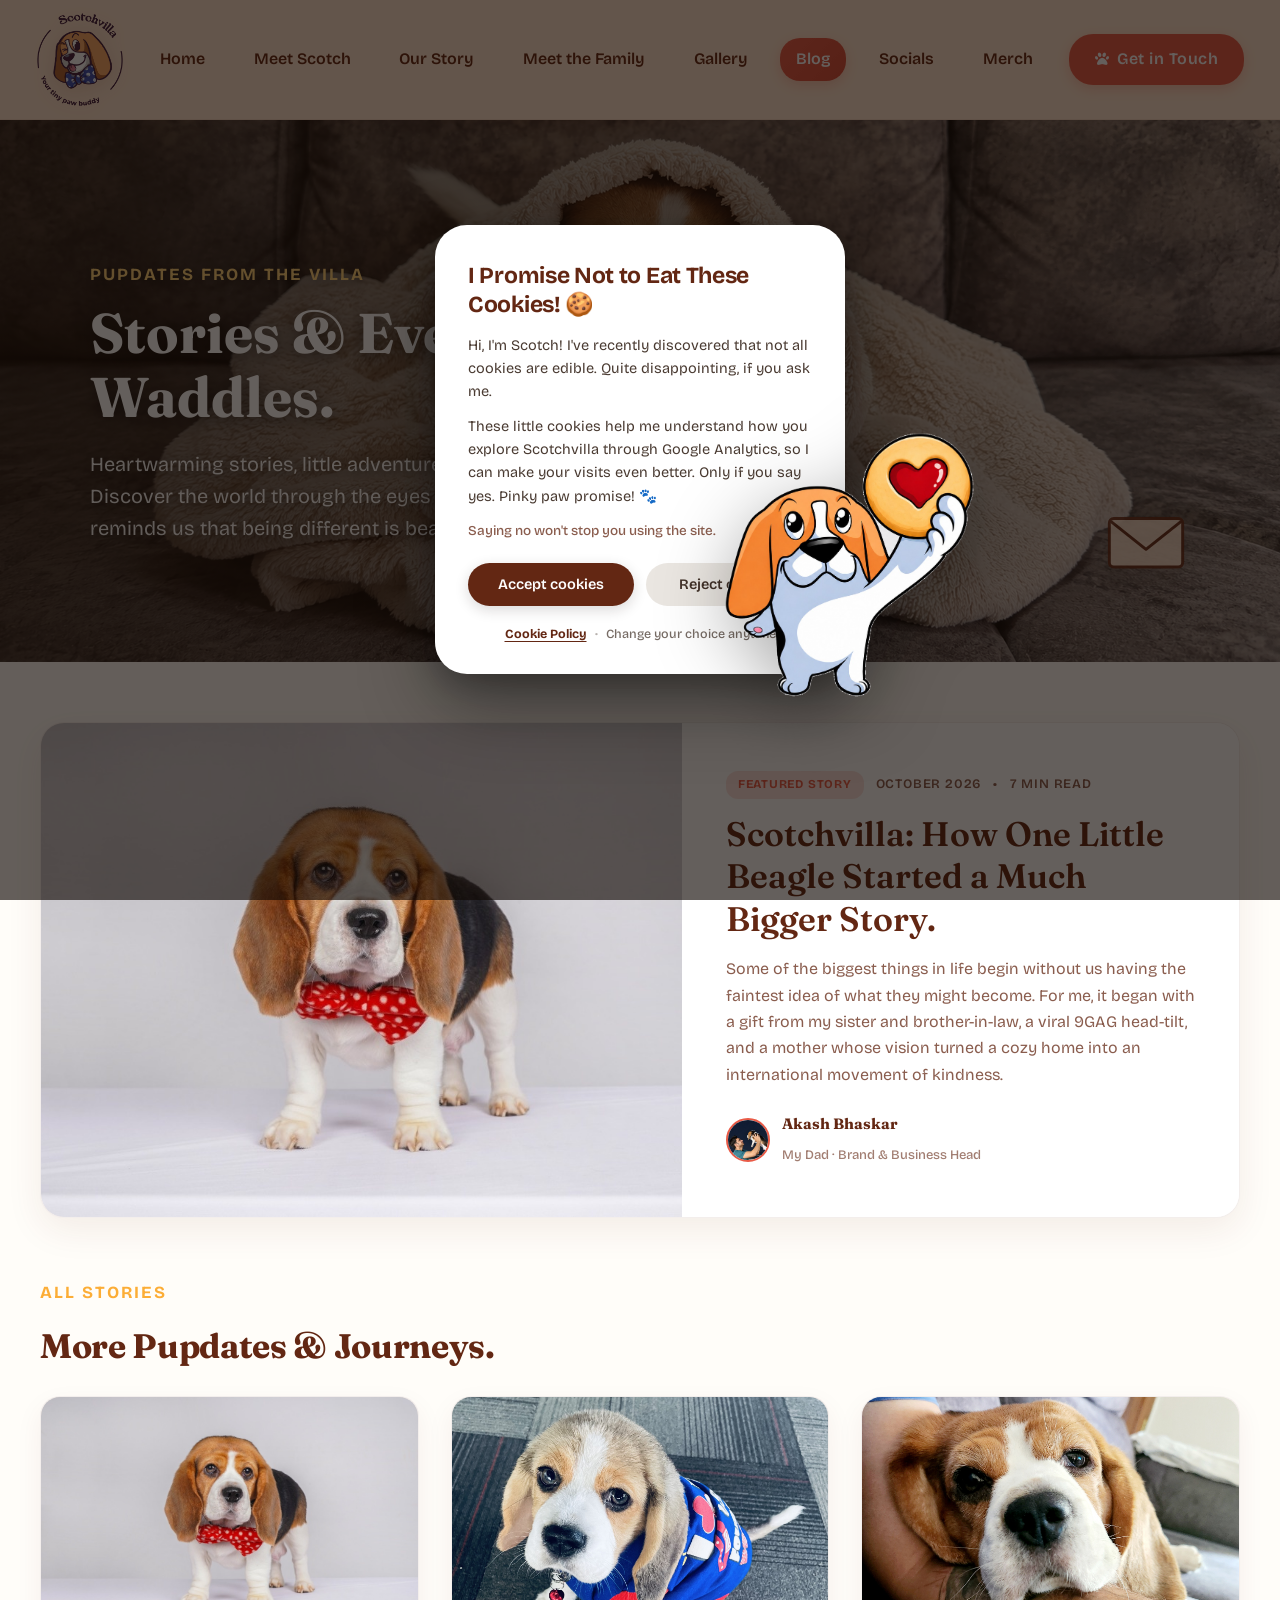
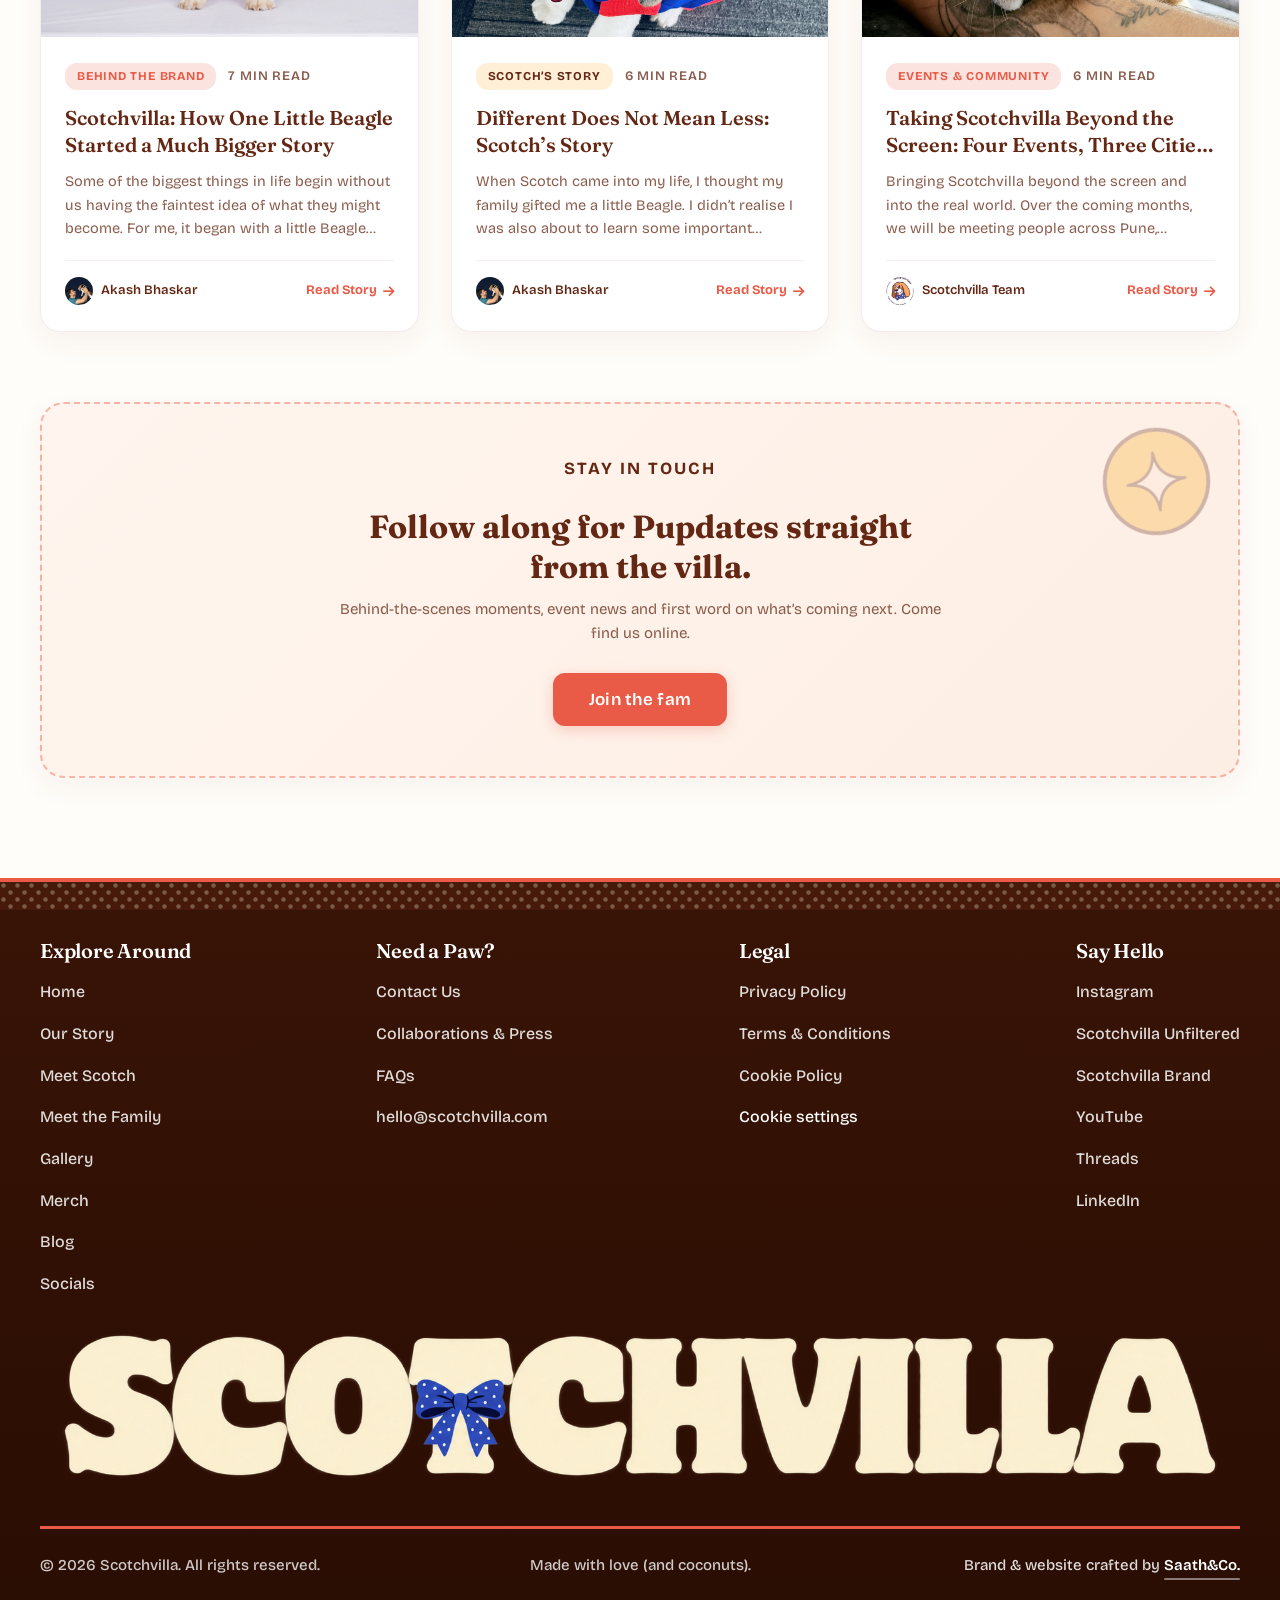
<file: blog.html>
<!DOCTYPE html>
<html lang="en">
<head>
  <meta charset="UTF-8">
  <meta name="viewport" content="width=device-width, initial-scale=1.0">
  <title>Blog — The Scotchvilla Pupdates & Stories | Life, Dwarfism & Joy</title>
  <meta name="description" content="Heartwarming stories, little adventures, and life behind Scotchvilla. Discover the world through the eyes of a dwarf Beagle who reminds us that being different is beautiful.">
  
  <!-- Favicon -->
  <link rel="icon" type="image/png" sizes="32x32" href="images/favicon-32x32.png">
  <link rel="icon" type="image/png" sizes="192x192" href="images/favicon-192x192.png">
  <link rel="apple-touch-icon" href="images/apple-touch-icon.png">

  <!-- Google Fonts Preconnect -->
  <link rel="preconnect" href="https://fonts.googleapis.com">
  <link rel="preconnect" href="https://fonts.gstatic.com" crossorigin>
  <link href="https://fonts.googleapis.com/css2?family=Bricolage+Grotesque:opsz,wght@12..96,400..700&family=Caveat:wght@600;700&family=Fraunces:ital,opsz,wght@0,9..144,400..800;1,9..144,400..800&display=swap" rel="stylesheet">

  <!-- Font Awesome Icons -->
  <link rel="stylesheet" href="https://cdnjs.cloudflare.com/ajax/libs/font-awesome/6.4.0/css/all.min.css" integrity="sha512-iecdLmaskl7CVkqkXNQ/ZH/XLlvWZOJyj7Yy7tcenmpD1ypASozpmT/E0iPtmFIB46ZmdtAc9eNBvH0H/ZpiBw==" crossorigin="anonymous" referrerpolicy="no-referrer">

  <!-- Main & Subpages Stylesheets -->
  <link rel="stylesheet" href="css/style.css?v=88.0">
  <link rel="stylesheet" href="css/pages.css?v=49.0">
</head>
<body class="page-blog">

  <!-- ==================== HEADER / NAVBAR ==================== -->
  <header id="site-header" class="site-header">
    <div class="nav-container">
      <a href="index.html" class="logo-link" title="Scotchvilla">
        <img src="images/scotchvilla-logo.png" alt="Scotchvilla - Your tiny paw buddy" class="logo-img" width="580" height="622">
      </a>

      <!-- Desktop Nav -->
      <nav class="desktop-nav" aria-label="Main Navigation">
        <ul class="nav-menu">
          <li class="nav-item"><a href="index.html#hero" class="nav-link">Home</a></li>
          <li class="nav-item"><a href="index.html#meet-scotch" class="nav-link">Meet Scotch</a></li>
          <li class="nav-item"><a href="index.html#story-so-far" class="nav-link">Our Story</a></li>
          <li class="nav-item"><a href="index.html#puppies" class="nav-link">Meet the Family</a></li>
          <li class="nav-item"><a href="gallery.html" class="nav-link">Gallery</a></li>
          <li class="nav-item"><a href="blog.html" class="nav-link active">Blog</a></li>
          <li class="nav-item"><a href="socials.html" class="nav-link">Socials</a></li>
          <li class="nav-item"><a href="merch.html" class="nav-link">Merch</a></li>
        </ul>
      </nav>

      <!-- CTA Button -->
      <div class="header-actions">
        <a href="#contact-modal" class="btn btn-primary nav-cta open-contact-trigger"><i class="fas fa-paw nav-paw-icon"></i> Get in Touch</a>
        <button id="mobile-menu-toggle" class="mobile-toggle" aria-label="Toggle navigation menu" aria-expanded="false">
          <span class="hamburger-bar"></span>
          <span class="hamburger-bar"></span>
          <span class="hamburger-bar"></span>
        </button>
      </div>
    </div>

    <!-- Mobile Drawer Navigation -->
    <div id="mobile-nav-drawer" class="mobile-nav-drawer">
      <ul class="mobile-menu">
        <li class="mobile-item"><a href="index.html#hero" class="mobile-link">Home</a></li>
        <li class="mobile-item"><a href="index.html#meet-scotch" class="mobile-link">Meet Scotch</a></li>
        <li class="mobile-item"><a href="index.html#story-so-far" class="mobile-link">Our Story</a></li>
        <li class="mobile-item"><a href="index.html#puppies" class="mobile-link">Meet the Family</a></li>
        <li class="mobile-item"><a href="gallery.html" class="mobile-link">Gallery</a></li>
        <li class="mobile-item"><a href="blog.html" class="mobile-link active">Blog</a></li>
        <li class="mobile-item"><a href="socials.html" class="mobile-link">Socials</a></li>
        <li class="mobile-item"><a href="merch.html" class="mobile-link">Merch</a></li>
        <li class="mobile-item mobile-cta-wrap">
          <a href="#contact-modal" class="btn btn-primary btn-block open-contact-trigger">Get in Touch</a>
        </li>
      </ul>
    </div>
  </header>

  <main id="main-content">

    <!-- ==================== HERO BANNER ==================== -->
    <section class="subpage-hero gallery-hero blog-hero">
      <span class="subpage-doodle subpage-doodle-left" aria-hidden="true">
        <svg width="48" height="48" viewBox="0 0 24 24" fill="none" stroke="#E5422D" stroke-width="2.5" stroke-linecap="round" stroke-linejoin="round">
          <path d="M20.84 4.61a5.5 5.5 0 0 0-7.78 0L12 5.67l-1.06-1.06a5.5 5.5 0 0 0-7.78 7.78l1.06 1.06L12 21.23l7.78-7.78 1.06-1.06a5.5 5.5 0 0 0 0-7.78z"></path>
        </svg>
      </span>
      <span class="subpage-doodle subpage-doodle-right" aria-hidden="true">
        <svg width="44" height="44" viewBox="0 0 36 36" fill="none">
          <path d="M18 2 L18 34 M2 18 L34 18 M6 6 L30 30 M6 30 L30 6" stroke="#FCAD36" stroke-width="3" stroke-linecap="round"/>
        </svg>
      </span>

      <div class="subpage-hero-container">
        <span class="section-badge gold-badge">PUPDATES FROM THE VILLA</span>
        <h1 class="subpage-title">Stories &amp; Everyday Waddles.</h1>
        <p class="subpage-subtitle">
          Heartwarming stories, little adventures, and life behind Scotchvilla. Discover the world through the eyes of a dwarf Beagle who reminds us that being different is beautiful.
        </p>
      </div>
    </section>

    <!-- ==================== BLOG SECTION ==================== -->
    <section class="blog-section">
      <div class="section-container">

        <!-- Featured Post Card -->
        <article class="featured-post-card open-reader-trigger"
          data-title="Scotchvilla: How One Little Beagle Started a Much Bigger Story"
          data-category="Behind the Brand"
          data-date="October 2026"
          data-readtime="7 min read"
          data-author="Akash Bhaskar"
          data-img="images/blog-scotch-bowtie.jpg"
          data-content="<p>Some of the biggest things in life begin without us having the faintest idea of what they might become.</p><p>For me, it began with a little Beagle called Scotch.</p><p>Scotch came into my life as a gift from my sister Athira and my brother-in-law Sagar. I don't think any of us could have imagined then just how much this little dog would come to mean to me, or how far his story would eventually travel.</p><p>He quickly became a very important part of my life. There was his love for food, his peculiar little walk, his expressions, his cuddles and all the everyday moments that make living with a dog such a joy. Scotch has dwarfism, which makes him physically different in certain ways, but what I came to know first and foremost was his personality. He was simply Scotch, with his own quirks, preferences and ways of looking at the world.</p><p>At the time, I wasn't thinking about any of this as a story worth telling. I was just living it.</p><p>Then, a friend of mine asked if I could create an Instagram account for Scotch. She found him incredibly cute and wanted to follow his little adventures. I thought a few other friends might enjoy seeing him too.</p><p>So, in 2022, I created an account and called it Scotchvilla.</p><p>I had combined Scotch's name with the word Villa because I wanted it to feel like his little home on the internet. For the first three months or so, the account was private. There was no business plan, no content strategy and certainly no ambition to build a brand. I was simply sharing pictures of my extra adorable dog.</p><p>Little did I know that this little home would eventually welcome people from all over the world.</p><h3 style='font-family: var(--font-serif); font-size: 24px; color: var(--color-brown); margin: 30px 0 14px;'>When the world started noticing Scotch</h3><p>One of the first moments that changed everything was a very simple reel.</p><p>Scotch was sitting, sticking his tongue out and tilting his head. That was it. No elaborate shoot, no clever production and no complicated ideas. Just a dog being himself.</p><p>The reel went viral and was even featured by 9GAG.</p><p>Suddenly, people who had never met us were following Scotch. When the account reached around 10,000 followers, I began noticing people from countries I had never imagined he would reach. We had followers from the US, Canada, Europe, Brazil, Thailand, Malaysia and several other places.</p><p>But the numbers weren't what stayed with me.</p><p>It was the messages.</p><p>People would tell me that Scotch had made their day better or cheered them up when they were feeling low. They weren't just commenting on how adorable he looked. They were telling me how he made them feel.</p><p>I remember attending a meetup in Bengaluru with Scotch and having someone approach me because they recognised him. It was a strange and wonderful feeling. A dog who had initially been known only to our family and friends had become recognisable to strangers.</p><p>Then came another interesting suggestion. People began asking if we could create a plush toy resembling Scotch, something they could keep with them beyond a screen.</p><p>That really stayed with me. It made me realise that people were beginning to see Scotch as a comforting character, someone they wanted to take a little piece of into their own lives.</p><p>We hadn't set out to build a community. We had simply shared Scotch with the world, and a community had grown around him.</p><h3 style='font-family: var(--font-serif); font-size: 24px; color: var(--color-brown); margin: 30px 0 14px;'>When a little home needed a bigger world</h3><p>As Scotch's audience grew, I began thinking about what people were connecting with.</p><p>It wasn't just his appearance. It was his personality, his individuality and the joy he brought into their lives.</p><p>Scotch is a dwarf Beagle with a distinctive little walk and his own needs and limitations. But he is also a dog who loves food (particularly coconut), cuddles, family and the simple pleasures of life. His physical differences are part of his story, but they aren't his entire story.</p><p>Living with him made me think about how often we expect people and animals to fit into our idea of normal. We spend so much time trying to fit in ourselves that we sometimes forget there is no single way to look, live or experience the world.</p><p>Perhaps the more important thing is to accept ourselves and allow others the same freedom.</p><p>I began seeing the possibility of building something around that feeling. Something that could bring people joy while encouraging kindness, empathy, individuality and inclusion.</p><p>There was also a practical consideration. Instagram had given us an incredible community, and it will always remain an important part of our journey. But I didn't want Scotchvilla's entire future to depend on one social media platform.</p><p>I wanted to create a home of our own, with room for stories, products, experiences, collaborations and relationships that could grow over time.</p><p>The idea wasn't to stop sharing Scotch. It was to build something more around what people already loved about him.</p><p>And that is where my mother, Srikala Bhaskaran, came in.</p><h3 style='font-family: var(--font-serif); font-size: 24px; color: var(--color-brown); margin: 30px 0 14px;'>The vision that turned Scotchvilla into a brand</h3><p>Mom was the person who first saw the possibility of taking Scotchvilla beyond Instagram and turning it into a meaningful brand.</p><p>My mom has always been the anchor of our family. She is caring and deeply devoted to the people around her, but she is also strong, assertive and resilient. She has guided me and my sister through important decisions and has been a constant source of wisdom.</p><p>What made her role in Scotchvilla special was that she didn't see it merely as a popular Instagram page. She saw the possibility of building something that could grow, create value and make a positive impact.</p><p>She initiated the idea of turning that possibility into a brand.</p><p>Scotchvilla gave her an opportunity to bring her judgement, ideas and life experience into a new role. She helped shape our thinking around products and content, contributed to budgeting and became our first investor.</p><p>My role has been to help translate that vision into action, bringing together my experience in entrepreneurship, storytelling, digital media, community building and marketing.</p><p>We approach the journey from different perspectives, but the ambition is shared: to build something meaningful from a story that began very personally for our family.</p><p>In January 2026, we formally launched Scotchvilla as a brand at Pet Fair Bengaluru.</p><p>We started with stickers, bookmarks, badges, postcards, calendars and calendars, followed by T-shirts, Tote bags and Fridge Magnets. These were our first steps towards giving people something tangible that they could take home from the world of Scotch.</p><p>But merchandise was never meant to be the destination.</p><h3 style='font-family: var(--font-serif); font-size: 24px; color: var(--color-brown); margin: 30px 0 14px;'>More than a brand built around a dog</h3><p>We imagine Scotchvilla growing into a character-led world of stories, toys, products, experiences, events and community.</p><p>A world that children and families can enjoy, pet parents can relate to, and even people who have never owned a pet can find something meaningful in.</p><p>At its heart, Scotchvilla celebrates kindness, empathy, inclusivity, individuality and joy. We want these values to influence what we create, the people we work with and the impact we make, including our commitment to animal welfare.</p><p>We also know that building a brand requires more than having an audience that loves a character. We have to understand what people genuinely want, create things that add value and make responsible decisions that allow the business to grow sustainably.</p><p>We are still learning, experimenting and figuring things out. There is a long way to go, and that is part of the excitement.</p><p>What matters to me is that we grow without losing the emotional connection that brought people to Scotch in the first place.</p><p>I want children to discover a world that sparks their imagination. I want pet parents to find stories that feel familiar. I want families to feel welcome, and I want people to realise that they don't need to be a parent to a dog to belong here.</p><p>You could come to Scotchvilla because you love dogs, because you enjoy a good character, because something makes you laugh, or simply because you believe the world could do with a little more kindness.</p><p>There should be room for everyone.</p><h3 style='font-family: var(--font-serif); font-size: 24px; color: var(--color-brown); margin: 30px 0 14px;'>The little dog who started it all</h3><p>Looking back, I find it rather wonderful that this entire journey began with a gift from my sister and brother-in-law, followed by a friend who wanted to see pictures of my dog.</p><p>I wasn't trying to build a community. I wasn't trying to start a business. I certainly wasn't thinking about creating a character-led brand with ambitions beyond India.</p><p>I was just sharing little moments from my life with Scotch.</p><p>Somewhere along the way, those moments began to mean something to people we had never met. And that connection gave us the opportunity to build something bigger.</p><p>Scotch will always be at the heart of this story. He is the reason it began, the character people first connected with and the little dog who continues to remind us that being different doesn't make you any less deserving of love, happiness or a fulfilling life.</p><p>But Scotchvilla is the world we are building from that beginning.</p><p>A world where stories bring people together, products bring a little joy into everyday life, and kindness is something we practise rather than simply talk about.</p><p>I hope that, over time, Scotchvilla becomes one of the world's most loved and kind character-led brands. Not simply because people recognise Scotch, but because they believe in what the world around him stands for.</p><p>My biggest ambition is to build a brand that grows beyond one dog, but never grows away from the values that dog taught us.</p><p>And to think, it all began because someone wanted to see a few pictures of him.</p>">
          <div class="featured-media">
            <img src="images/blog-scotch-bowtie.jpg" alt="Scotch wearing a red polka-dot bow tie" class="featured-img" loading="lazy">
          </div>
          <div class="featured-content">
            <div class="post-meta">
              <span class="post-tag tag-coral">FEATURED STORY</span>
              <span>October 2026</span>
              <span>&bull;</span>
              <span>7 min read</span>
            </div>
            <h2 class="post-title">Scotchvilla: How One Little Beagle Started a Much Bigger Story.</h2>
            <p class="post-excerpt">
              Some of the biggest things in life begin without us having the faintest idea of what they might become. For me, it began with a gift from my sister and brother-in-law, a viral 9GAG head-tilt, and a mother whose vision turned a cozy home into an international movement of kindness.
            </p>
            <div class="post-author-box">
              <img src="images/family-akash.png?v=2.0" alt="Akash" class="author-avatar">
              <div class="author-info">
                <h4>Akash Bhaskar</h4>
                <span>My Dad · Brand &amp; Business Head</span>
              </div>
            </div>
          </div>
        </article>

        <!-- Blog Section Heading -->
        <div class="blog-section-heading">
          <span class="section-badge gold-badge">ALL STORIES</span>
          <h2 class="section-title">More Pupdates &amp; Journeys.</h2>
        </div>

        <!-- Blog Posts Grid -->
        <div class="blog-grid" id="blog-grid">

          <!-- Post 1: Behind the Brand Flagship Story -->
          <article class="blog-card open-reader-trigger"
            data-category="Behind the Brand"
            data-title="Scotchvilla: How One Little Beagle Started a Much Bigger Story"
            data-date="Oct 20, 2026"
            data-readtime="7 min read"
            data-author="Akash Bhaskar"
            data-img="images/blog-scotch-bowtie.jpg"
            data-content="<p>Some of the biggest things in life begin without us having the faintest idea of what they might become.</p><p>For me, it began with a little Beagle called Scotch.</p><p>Scotch came into my life as a gift from my sister Athira and my brother-in-law Sagar. I don't think any of us could have imagined then just how much this little dog would come to mean to me, or how far his story would eventually travel.</p><p>He quickly became a very important part of my life. There was his love for food, his peculiar little walk, his expressions, his cuddles and all the everyday moments that make living with a dog such a joy. Scotch has dwarfism, which makes him physically different in certain ways, but what I came to know first and foremost was his personality. He was simply Scotch, with his own quirks, preferences and ways of looking at the world.</p><p>At the time, I wasn't thinking about any of this as a story worth telling. I was just living it.</p><p>Then, a friend of mine asked if I could create an Instagram account for Scotch. She found him incredibly cute and wanted to follow his little adventures. I thought a few other friends might enjoy seeing him too.</p><p>So, in 2022, I created an account and called it Scotchvilla.</p><p>I had combined Scotch's name with the word Villa because I wanted it to feel like his little home on the internet. For the first three months or so, the account was private. There was no business plan, no content strategy and certainly no ambition to build a brand. I was simply sharing pictures of my extra adorable dog.</p><p>Little did I know that this little home would eventually welcome people from all over the world.</p><h3 style='font-family: var(--font-serif); font-size: 24px; color: var(--color-brown); margin: 30px 0 14px;'>When the world started noticing Scotch</h3><p>One of the first moments that changed everything was a very simple reel.</p><p>Scotch was sitting, sticking his tongue out and tilting his head. That was it. No elaborate shoot, no clever production and no complicated ideas. Just a dog being himself.</p><p>The reel went viral and was even featured by 9GAG.</p><p>Suddenly, people who had never met us were following Scotch. When the account reached around 10,000 followers, I began noticing people from countries I had never imagined he would reach. We had followers from the US, Canada, Europe, Brazil, Thailand, Malaysia and several other places.</p><p>But the numbers weren't what stayed with me.</p><p>It was the messages.</p><p>People would tell me that Scotch had made their day better or cheered them up when they were feeling low. They weren't just commenting on how adorable he looked. They were telling me how he made them feel.</p><p>I remember attending a meetup in Bengaluru with Scotch and having someone approach me because they recognised him. It was a strange and wonderful feeling. A dog who had initially been known only to our family and friends had become recognisable to strangers.</p><p>Then came another interesting suggestion. People began asking if we could create a plush toy resembling Scotch, something they could keep with them beyond a screen.</p><p>That really stayed with me. It made me realise that people were beginning to see Scotch as a comforting character, someone they wanted to take a little piece of into their own lives.</p><p>We hadn't set out to build a community. We had simply shared Scotch with the world, and a community had grown around him.</p><h3 style='font-family: var(--font-serif); font-size: 24px; color: var(--color-brown); margin: 30px 0 14px;'>When a little home needed a bigger world</h3><p>As Scotch's audience grew, I began thinking about what people were connecting with.</p><p>It wasn't just his appearance. It was his personality, his individuality and the joy he brought into their lives.</p><p>Scotch is a dwarf Beagle with a distinctive little walk and his own needs and limitations. But he is also a dog who loves food (particularly coconut), cuddles, family and the simple pleasures of life. His physical differences are part of his story, but they aren't his entire story.</p><p>Living with him made me think about how often we expect people and animals to fit into our idea of normal. We spend so much time trying to fit in ourselves that we sometimes forget there is no single way to look, live or experience the world.</p><p>Perhaps the more important thing is to accept ourselves and allow others the same freedom.</p><p>I began seeing the possibility of building something around that feeling. Something that could bring people joy while encouraging kindness, empathy, individuality and inclusion.</p><p>There was also a practical consideration. Instagram had given us an incredible community, and it will always remain an important part of our journey. But I didn't want Scotchvilla's entire future to depend on one social media platform.</p><p>I wanted to create a home of our own, with room for stories, products, experiences, collaborations and relationships that could grow over time.</p><p>The idea wasn't to stop sharing Scotch. It was to build something more around what people already loved about him.</p><p>And that is where my mother, Srikala Bhaskaran, came in.</p><h3 style='font-family: var(--font-serif); font-size: 24px; color: var(--color-brown); margin: 30px 0 14px;'>The vision that turned Scotchvilla into a brand</h3><p>Mom was the person who first saw the possibility of taking Scotchvilla beyond Instagram and turning it into a meaningful brand.</p><p>My mom has always been the anchor of our family. She is caring and deeply devoted to the people around her, but she is also strong, assertive and resilient. She has guided me and my sister through important decisions and has been a constant source of wisdom.</p><p>What made her role in Scotchvilla special was that she didn't see it merely as a popular Instagram page. She saw the possibility of building something that could grow, create value and make a positive impact.</p><p>She initiated the idea of turning that possibility into a brand.</p><p>Scotchvilla gave her an opportunity to bring her judgement, ideas and life experience into a new role. She helped shape our thinking around products and content, contributed to budgeting and became our first investor.</p><p>My role has been to help translate that vision into action, bringing together my experience in entrepreneurship, storytelling, digital media, community building and marketing.</p><p>We approach the journey from different perspectives, but the ambition is shared: to build something meaningful from a story that began very personally for our family.</p><p>In January 2026, we formally launched Scotchvilla as a brand at Pet Fair Bengaluru.</p><p>We started with stickers, bookmarks, badges, postcards, calendars and calendars, followed by T-shirts, Tote bags and Fridge Magnets. These were our first steps towards giving people something tangible that they could take home from the world of Scotch.</p><p>But merchandise was never meant to be the destination.</p><h3 style='font-family: var(--font-serif); font-size: 24px; color: var(--color-brown); margin: 30px 0 14px;'>More than a brand built around a dog</h3><p>We imagine Scotchvilla growing into a character-led world of stories, toys, products, experiences, events and community.</p><p>A world that children and families can enjoy, pet parents can relate to, and even people who have never owned a pet can find something meaningful in.</p><p>At its heart, Scotchvilla celebrates kindness, empathy, inclusivity, individuality and joy. We want these values to influence what we create, the people we work with and the impact we make, including our commitment to animal welfare.</p><p>We also know that building a brand requires more than having an audience that loves a character. We have to understand what people genuinely want, create things that add value and make responsible decisions that allow the business to grow sustainably.</p><p>We are still learning, experimenting and figuring things out. There is a long way to go, and that is part of the excitement.</p><p>What matters to me is that we grow without losing the emotional connection that brought people to Scotch in the first place.</p><p>I want children to discover a world that sparks their imagination. I want pet parents to find stories that feel familiar. I want families to feel welcome, and I want people to realise that they don't need to be a parent to a dog to belong here.</p><p>You could come to Scotchvilla because you love dogs, because you enjoy a good character, because something makes you laugh, or simply because you believe the world could do with a little more kindness.</p><p>There should be room for everyone.</p><h3 style='font-family: var(--font-serif); font-size: 24px; color: var(--color-brown); margin: 30px 0 14px;'>The little dog who started it all</h3><p>Looking back, I find it rather wonderful that this entire journey began with a gift from my sister and brother-in-law, followed by a friend who wanted to see pictures of my dog.</p><p>I wasn't trying to build a community. I wasn't trying to start a business. I certainly wasn't thinking about creating a character-led brand with ambitions beyond India.</p><p>I was just sharing little moments from my life with Scotch.</p><p>Somewhere along the way, those moments began to mean something to people we had never met. And that connection gave us the opportunity to build something bigger.</p><p>Scotch will always be at the heart of this story. He is the reason it began, the character people first connected with and the little dog who continues to remind us that being different doesn't make you any less deserving of love, happiness or a fulfilling life.</p><p>But Scotchvilla is the world we are building from that beginning.</p><p>A world where stories bring people together, products bring a little joy into everyday life, and kindness is something we practise rather than simply talk about.</p><p>I hope that, over time, Scotchvilla becomes one of the world's most loved and kind character-led brands. Not simply because people recognise Scotch, but because they believe in what the world around him stands for.</p><p>My biggest ambition is to build a brand that grows beyond one dog, but never grows away from the values that dog taught us.</p><p>And to think, it all began because someone wanted to see a few pictures of him.</p>">
            <div class="blog-card-media">
              <img src="images/blog-scotch-bowtie.jpg" alt="Scotch wearing a red polka-dot bow tie" class="blog-card-img" loading="lazy">
            </div>
            <div class="blog-card-body">
              <div class="post-meta">
                <span class="post-tag tag-coral">Behind the Brand</span>
                <span>7 min read</span>
              </div>
              <h3 class="blog-card-title">Scotchvilla: How One Little Beagle Started a Much Bigger Story</h3>
              <p class="blog-card-excerpt">
                Some of the biggest things in life begin without us having the faintest idea of what they might become. For me, it began with a little Beagle called Scotch.
              </p>
              <div class="blog-card-footer">
                <div class="blog-card-author">
                  <img src="images/family-akash.png?v=2.0" alt="Akash" class="blog-card-author-avatar">
                  <span>Akash Bhaskar</span>
                </div>
                <span class="read-story-link">Read Story <i class="fas fa-arrow-right"></i></span>
              </div>
            </div>
          </article>

          <!-- Post 2: Different Does Not Mean Less: Scotch’s Story -->
          <article class="blog-card open-reader-trigger"
            data-category="Scotch’s Story"
            data-title="Different Does Not Mean Less: Scotch’s Story"
            data-date="October 2026"
            data-readtime="6 min read"
            data-author="Akash Bhaskar"
            data-img="images/gallery/gallery-13.jpg"
            data-content="<p>When Scotch came into my life, I thought my family gifted me a little Beagle. I didn’t realise I was also about to learn some important lessons about patience, acceptance and what it really means to understand another living being.</p><p>Scotch came home on 4th August 2021, as a gift from my sister Athira and my brother-in-law Sagar. He was unbelievably tiny, ridiculously adorable and had the most peculiar little walk. He was much smaller than other Beagles his age, but at the time, I didn’t know what that meant.</p><p>I was simply happy to have him around.</p><p>As the months passed, however, we began noticing that Scotch wasn’t growing as we would normally expect a Beagle to grow. His size and distinctive waddle were things we had noticed from the beginning, but his growth made us wonder whether there was something more we needed to understand.</p><h3 style='font-family: var(--font-serif); font-size: 24px; color: var(--color-brown); margin: 30px 0 14px;'>Finding Answers</h3><p>A few months after Scotch came home, I took him to work one day. A colleague pointed out that he wasn’t growing as expected, which prompted me to look into it more seriously.</p><p>We consulted different veterinarians and made dietary changes based on their advice. Eventually, a senior veterinarian in Bengaluru recommended further investigations, including DNA testing and X-rays. Scotch was around seven to eight months old when we learnt that he had dwarfism.</p><p>Until then, I had never had to navigate anything like this as a pet parent. Suddenly, there were questions I needed answers to. What did this mean for Scotch? Were there things we needed to do differently? How could we make sure he was comfortable and well cared for?</p><p>Like most first-time pet parents facing something unfamiliar, I had to learn along the way. We sought veterinary advice, paid closer attention to his needs and gradually became more conscious of the responsibility involved.</p><p>Scotch also has hypothyroidism, for which he takes regular medication. This is an important part of his individual health history, and we continue to pay attention to his health and wellbeing with veterinary guidance.</p><p>One thing the veterinarian said when we learnt about Scotch’s dwarfism has stayed with me. He told me that Scotch was going to be a blessing in my life.</p><p>Looking back, I can say he was right.</p><h3 style='font-family: var(--font-serif); font-size: 24px; color: var(--color-brown); margin: 30px 0 14px;'>Getting to Know Scotch, Beyond His Diagnosis</h3><p>Scotch is a calm, gentle and loving dog. He loves food, enjoys cuddling up next to people and can happily settle down for a nap. He has what I often think of as an old-soul personality inside a body that looks like it belongs to an eternal puppy.</p><p>His little waddle is unmistakable. So is his ability to make himself comfortable beside someone and fall asleep as though the world has no pressing business to attend to.</p><p>Of course, we are mindful of his individual needs. His diet, activities, medication and veterinary visits are important parts of caring for him. We have learnt not to assume that what works for another dog will automatically work for Scotch.</p><p>But I have never wanted his dwarfism to become the only thing people know about him.</p><p>He is not simply a dog with a condition. He is Scotch - a foodie, a cuddler, a comforting companion and a character with a personality entirely his own.</p><p>His dwarfism is part of his story. It is not the whole story.</p><h3 style='font-family: var(--font-serif); font-size: 24px; color: var(--color-brown); margin: 30px 0 14px;'>The Kind of Love That Shows Up Every Day</h3><p>Scotch is particularly close to my mother, Srikala, whom we call his granny. Their relationship is much like that of a granny and her grandchild.</p><p>She makes sure he is fed on time and often feeds him before sitting down to have her own meal. He sleeps beside her, and there is a sense of comfort and familiarity between them that is lovely to watch.</p><p>These might seem like ordinary routines, but I think they tell us something important about caring for another life.</p><p>Love isn&#x27;t always expressed through grand gestures. Sometimes, it is making sure someone has eaten, noticing when something feels different and being there consistently, even when nobody is watching.</p><p>As a family, we have learnt to be more attentive to Scotch&#x27;s needs. Not because every dog with dwarfism needs exactly the same care, but because every dog deserves to be understood as an individual.</p><h3 style='font-family: var(--font-serif); font-size: 24px; color: var(--color-brown); margin: 30px 0 14px;'>What Scotch Has Taught Me About Difference</h3><p>Living with Scotch has made me question how often we measure things against an idea of what is normal.</p><p>We have expectations of how a Beagle should look, how a dog should behave and what growing up should look like. When something falls outside those expectations, we can become so focused on the difference that we overlook the individual.</p><p>Scotch has reminded me that physical differences do not tell us everything about a life. Equally, an adorable appearance does not tell us everything about an animal&#x27;s health or wellbeing. We need to appreciate individuality while taking health and responsible care seriously.</p><p>For anyone caring for a dog with additional needs, my advice would be simple: ask questions, seek guidance from a qualified veterinarian, pay attention to your dog and be prepared to adapt. It is perfectly understandable to feel overwhelmed by an unexpected diagnosis. You don&#x27;t have to know everything immediately; you do have to be willing to learn.</p><p>And if you meet a dog who looks or moves differently, look beyond that first observation. There is a personality, a life and a relationship behind it.</p><h3 style='font-family: var(--font-serif); font-size: 24px; color: var(--color-brown); margin: 30px 0 14px;'>More Than a Story About Dwarfism</h3><p>Scotch has influenced the way I think about individuality, empathy and acceptance. Those lessons have also shaped what I want Scotchvilla to stand for.</p><p>I want us to share his story honestly, helping people understand animals with different needs without reducing them to those differences. I want to encourage responsible pet parenting, kindness and a little more understanding of the lives we share with animals.</p><p>Most importantly, I want people to see Scotch as more than his physical appearance. He doesn&#x27;t need to behave like a typical Beagle or fit into anyone&#x27;s expectations to be special.</p><p>Sometimes, he is just happily eating his food. Sometimes, he snuggles up beside his granny. Sometimes, he is waddling across the room, completely unaware of how many people find that little walk endearing.</p><p>And sometimes, simply being Scotch is enough.</p><p>If his story helps even a few people look at animals who are different with greater kindness and empathy, sharing it will have been worthwhile.</p><p>Scotch has taught me one thing above all: different does not mean less.</p>">
            <div class="blog-card-media">
              <img src="images/gallery/gallery-13.jpg" alt="Scotch waddling happily" class="blog-card-img" loading="lazy">
            </div>
            <div class="blog-card-body">
              <div class="post-meta">
                <span class="post-tag">Scotch’s Story</span>
                <span>6 min read</span>
              </div>
              <h3 class="blog-card-title">Different Does Not Mean Less: Scotch’s Story</h3>
              <p class="blog-card-excerpt">
                When Scotch came into my life, I thought my family gifted me a little Beagle. I didn’t realise I was also about to learn some important lessons about patience, acceptance and what it really means to understand another living being.
              </p>
              <div class="blog-card-footer">
                <div class="blog-card-author">
                  <img src="images/family-akash.png?v=2.0" alt="Akash" class="blog-card-author-avatar">
                  <span>Akash Bhaskar</span>
                </div>
                <span class="read-story-link">Read Story <i class="fas fa-arrow-right"></i></span>
              </div>
            </div>
          </article>

          <!-- Post 3: Taking Scotchvilla Beyond the Screen: Four Events, Three Cities, One Little World -->
          <article class="blog-card open-reader-trigger"
            data-category="Events &amp; Community"
            data-title="Taking Scotchvilla Beyond the Screen: Four Events, Three Cities, One Little World"
            data-date="November 2026"
            data-readtime="6 min read"
            data-author="The Scotchvilla Team"
            data-img="images/gallery/gallery-09.jpg"
            data-content="<p>Scotchvilla began with a little Beagle called Scotch and a corner of the internet where people came to smile at his antics. Over time, that corner grew into a community, a collection of products and an idea that was always meant to become something bigger.</p><p>Now, we are taking the next step: bringing Scotchvilla beyond the screen and into the real world.</p><p>Over the coming months, we will be meeting people across Pune, Bengaluru and Mumbai through four exciting events. Each brings a different audience and a different opportunity to introduce people to Scotchvilla. But the idea behind all of them remains the same: to build a world around Scotch that people can experience through products, stories, creativity and community.</p><h3 style='font-family: var(--font-serif); font-size: 24px; color: var(--color-brown); margin: 30px 0 14px;'>Event 1: Sakal Petopia Gala, Pune — Where Pets and People Come Together</h3><div style='background: #fff8ef; border-left: 4px solid #b87333; padding: 12px 18px; margin: 16px 0 20px; border-radius: 6px; font-size: 15px;'><strong>Dates: 20–22 November 2026</strong><br><span>Timings: 10 am–9 pm</span><br><span>Venue: Suryakant Kakade Farms, Kothrud, Pune</span></div><p>We are kicking things off right here in Pune with Sakal Petopia Gala, a three-day celebration of pets, pet parents and everything that makes the bond between them special.</p><p>Organised by the Sakal Media Group, Petopia brings together different parts of the pet ecosystem under one roof. From dog, cat, bird and aquarium zones to exhibitions, pet activities, an agility area, a kids&#39; play area and food court, there is plenty for visitors to explore.</p><p>For Scotchvilla, this is an opportunity to meet Pune&#39;s pet-loving community, introduce more people to our brand and connect with fellow businesses and organisations working towards better experiences for pets.</p><p>Visitors can look forward to discovering our merchandise, meeting the Scotchvilla team and getting a closer look at what we have been building. We are also particularly excited about introducing our baked dog treats as part of our growing product range.</p><p>We hope to have plenty of conversations, meet some familiar faces and make a few new friends along the way. After all, a pet event is one place where nobody needs an explanation for why we have so many photographs of our dogs on our phones!</p><p>For tickets and the latest visitor information, please check the official Petopia website and event announcements.</p><h3 style='font-family: var(--font-serif); font-size: 24px; color: var(--color-brown); margin: 30px 0 14px;'>Event 2: Kukdukoo Bengaluru — A Little World of Imagination</h3><div style='background: #fff8ef; border-left: 4px solid #b87333; padding: 12px 18px; margin: 16px 0 20px; border-radius: 6px; font-size: 15px;'><strong>Dates: 21–22 November 2026</strong><br><span>Timings: 11 am–6 pm</span><br><span>Venue: Oakridge International School, Varthur Road, Bengaluru</span></div><p>From pets to play, our next stop takes us into the world of children and families.</p><p>Children have a wonderful way of connecting with characters. Give them a story, something colourful to explore or something they can make with their own hands, and their imagination takes over.</p><p>That&#39;s what makes Kukdukoo particularly exciting for us. It brings children and families together through play, creativity and experiences, offering an opportunity to introduce Scotchvilla to people who may never have discovered us through Instagram.</p><p>We want Scotchvilla to be a brand children can enjoy, parents can feel good about and adults can still find relatable. Visitors can explore our merchandise, discover the story behind Scotchvilla and meet the people working to bring it to life.</p><p>We are also working on some exciting new products and toys for children. We have a few ideas in development that could bring the world of Scotch into their hands in new ways. We are keeping the details under wraps for now, but hope to share more as things take shape.</p><p>Our aim is to make the stall more than a place to browse and shop. We want it to feel like a little visit to the world of Scotchvilla — playful, thoughtful and full of things to discover.</p><p>One important note for Scotch fans: Scotch will not be attending Kukdukoo Bengaluru. You will be able to meet the team and discover his world, just not meet him in person at this event.</p><p>For tickets, access rules and the latest visitor information, please check Kukdukoo&#39;s official website before planning your visit.</p><h3 style='font-family: var(--font-serif); font-size: 24px; color: var(--color-brown); margin: 30px 0 14px;'>Event 3: Pet Fed Pune — Treats, Tails and New Connections</h3><div style='background: #fff8ef; border-left: 4px solid #b87333; padding: 12px 18px; margin: 16px 0 20px; border-radius: 6px; font-size: 15px;'><strong>Dates: 13–14 February 2027</strong><br><span>Timings: 11 am–9 pm</span><br><span>Venue: Deccan College Ground, Pune</span></div><p>Pet festivals have a special place in Scotchvilla&#39;s journey because they bring us closer to a community that has been part of Scotch&#39;s story from the beginning: pet lovers.</p><p>Scotch has visited several Pet Fed events in Bengaluru with his family over the years. In fact, he was the mascot for Pet Fed Bengaluru 2023. So, being part of the Pet Fed community again, this time with Scotchvilla, feels particularly special.</p><p>For us, Pet Fed Pune is an opportunity to reconnect with familiar faces, meet new pet parents and get to know fellow businesses and people working to make the pet-care ecosystem better.</p><p>We will bring our Scotchvilla merchandise, subject to availability, along with something new we are particularly excited about: Scotchvilla baked dog treats, launching officially at Pet Fed Pune.</p><p>We will share more about the treats and the available range closer to the event. We are looking forward to hearing what pet parents think, learning from their experiences and having conversations that go beyond what&#39;s on the stall.</p><p>And for those hoping to meet Scotch, his attendance is currently planned, subject to his health and comfort closer to the dates. His wellbeing will always come first, and any decision will be made with his needs in mind.</p><p>For the latest event information, tickets and visitor rules, please check Pet Fed&#39;s official website.</p><h3 style='font-family: var(--font-serif); font-size: 24px; color: var(--color-brown); margin: 30px 0 14px;'>Event 4: Pet Fed Mumbai — Taking the Scotchvilla Story Further</h3><div style='background: #fff8ef; border-left: 4px solid #b87333; padding: 12px 18px; margin: 16px 0 20px; border-radius: 6px; font-size: 15px;'><strong>Dates: 13–14 March 2027</strong><br><span>Timings: 11 am–9 pm</span><br><span>Venue: NESCO Grounds, Goregaon, Mumbai</span></div><p>From Pune, we head to Mumbai to continue the conversation with the pet-loving community.</p><p>Every event gives us a chance to understand Scotchvilla a little better through the people who experience it. What catches their attention? What products do they enjoy? What would they like to see next? These are the kinds of questions that help a young brand grow thoughtfully.</p><p>At Pet Fed Mumbai, visitors can expect to discover our merchandise, learn about the story behind Scotchvilla and meet the team building it. Product availability will depend on stock closer to the event, and we will share the confirmed range and stall details as plans are finalised.</p><p>We are also keen to meet potential collaborators and fellow pet businesses who believe that brands can contribute something meaningful to the ecosystem. For us, Scotchvilla is about more than selling a T-shirt, a treat or a sticker. It&#39;s about kindness, individuality, empathy and finding ways to make life a little better for pets and people.</p><p>Scotch&#39;s attendance is currently planned for Pet Fed Mumbai too, subject to his health and comfort at the time. He&#39;s a member of our family, and his wellbeing will always take priority.</p><p>Please check Pet Fed&#39;s official website for the latest information on tickets, venue arrangements and visitor rules.</p><h3 style='font-family: var(--font-serif); font-size: 24px; color: var(--color-brown); margin: 30px 0 14px;'>Beyond the Stall: What We Hope to Build</h3><p>Sales and visibility matter, of course. We want people to discover our products and help Scotchvilla grow. But we won&#39;t measure the success of these events only by the number of transactions at the end of the day.</p><p>A meaningful conversation, a new collaboration, a suggestion that helps us improve a product or a family that leaves our stall smiling — all of these matter, too.</p><p>For those who already know Scotch from Instagram, these events are an opportunity to see how his little corner of the internet is becoming a wider world. For those meeting us for the first time, they are an introduction to the character behind the brand and the values we want to build around him.</p><p>We are still learning, experimenting and taking things one thoughtful step at a time. We would rather build something meaningful than promise the world before we&#39;re ready.</p><p>Whether you are a pet parent, a family looking for something fun to discover or simply someone who enjoys a good story, we&#39;d love to meet you.</p><p>Follow Scotchvilla, Scotchvilla Unfiltered and the Scotchvilla Brand page on Instagram for updates on our products, event plans and everything else we&#39;re working on.</p><p>Four events. Three cities. One little world we can&#39;t wait to share. See you out there!</p>">
            <div class="blog-card-media">
              <img src="images/gallery/gallery-09.jpg" alt="Scotchvilla event journey" class="blog-card-img" loading="lazy">
            </div>
            <div class="blog-card-body">
              <div class="post-meta">
                <span class="post-tag tag-coral">Events &amp; Community</span>
                <span>6 min read</span>
              </div>
              <h3 class="blog-card-title">Taking Scotchvilla Beyond the Screen: Four Events, Three Cities, One Little World</h3>
              <p class="blog-card-excerpt">
                Bringing Scotchvilla beyond the screen and into the real world. Over the coming months, we will be meeting people across Pune, Bengaluru and Mumbai through four exciting events.
              </p>
              <div class="blog-card-footer">
                <div class="blog-card-author">
                  <img src="images/scotchvilla-logo.png" alt="Scotchvilla Team" class="blog-card-author-avatar">
                  <span>Scotchvilla Team</span>
                </div>
                <span class="read-story-link">Read Story <i class="fas fa-arrow-right"></i></span>
              </div>
            </div>
          </article>

        </div>

        <!-- ==================== NEWSLETTER BANNER ==================== -->
        <div class="newsletter-banner" style="margin-top: 70px;">
          <div class="newsletter-content">
            <span class="section-badge coral-badge">STAY IN TOUCH</span>
            <h3 class="newsletter-title">Follow along for Pupdates straight from the villa.</h3>
            <p class="newsletter-desc">
              Behind-the-scenes moments, event news and first word on what’s coming next. Come find us online.
            </p>
            <a href="socials.html" class="btn btn-primary btn-cta">Join the fam</a>
          </div>
        </div>

      </div>
    </section>

  </main>

  <!-- ==================== ARTICLE READER MODAL ==================== -->
  <div id="reader-modal" class="reader-modal" aria-hidden="true" role="dialog" aria-label="Article Reader">
    <div class="reader-dialog">
      <button class="reader-close" id="reader-close-btn" aria-label="Close article">&times;</button>
      <div class="reader-header">
        <div class="post-meta" id="reader-meta">
          <span class="post-tag" id="reader-tag">Story</span>
          <span id="reader-date">October 2026</span>
          <span>&bull;</span>
          <span id="reader-readtime">5 min read</span>
        </div>
        <h2 class="reader-title" id="reader-title">Article Title</h2>
        <div class="post-author-box" style="margin-bottom: 20px;">
          <img src="images/scotchvilla-logo.png" alt="Scotchvilla" class="author-avatar" id="reader-avatar">
          <div class="author-info">
            <h4 id="reader-author">Author Name</h4>
            <span id="reader-role">Scotchvilla Family</span>
          </div>
        </div>
      </div>
      <img src="images/scotch-section2-a.jpg" alt="Article image" class="reader-img" id="reader-img">
      <div class="reader-body" id="reader-body">
        <!-- Injected article paragraphs -->
      </div>
    </div>
  </div>

  <!-- ==================== FOOTER ==================== -->
  <footer id="site-footer" class="site-footer" role="contentinfo">
    <div class="footer-inner">
      <div class="footer-top">
        <div class="footer-grid">
          
          <!-- Column 1: Explore Around -->
          <div class="footer-col">
            <h3 class="footer-col-title">Explore Around</h3>
            <ul class="footer-nav-list">
              <li><a href="index.html#hero" class="footer-nav-link">Home</a></li>
              <li><a href="index.html#story-so-far" class="footer-nav-link">Our Story</a></li>
              <li><a href="index.html#meet-scotch" class="footer-nav-link">Meet Scotch</a></li>
              <li><a href="index.html#puppies" class="footer-nav-link">Meet the Family</a></li>
              <li><a href="gallery.html" class="footer-nav-link">Gallery</a></li>
              <li><a href="merch.html" class="footer-nav-link">Merch</a></li>
              <li><a href="blog.html" class="footer-nav-link active">Blog</a></li>
              <li><a href="socials.html" class="footer-nav-link">Socials</a></li>
            </ul>
          </div>

          <!-- Column 2: Need a Paw? -->
          <div class="footer-col">
            <h3 class="footer-col-title">Need a Paw?</h3>
            <ul class="footer-nav-list">
              <li><a href="#contact-modal" class="footer-nav-link open-contact-trigger">Contact Us</a></li>
              <li><a href="#contact-modal" class="footer-nav-link open-contact-trigger">Collaborations &amp; Press</a></li>
              <li><a href="faq.html" class="footer-nav-link">FAQs</a></li>
              <li><a href="mailto:hello@scotchvilla.com" class="footer-nav-link">hello@scotchvilla.com</a></li>
            </ul>
          </div>

          <!-- Column 3: Legal -->
          <div class="footer-col">
            <h3 class="footer-col-title">Legal</h3>
            <ul class="footer-nav-list">
              <li><a href="privacy.html" class="footer-nav-link">Privacy Policy</a></li>
              <li><a href="terms.html" class="footer-nav-link">Terms &amp; Conditions</a></li>
              <li><a href="cookie-policy.html" class="footer-nav-link">Cookie Policy</a></li>
              <li><button type="button" class="footer-nav-link cookie-settings-link" data-cookie-preferences>Cookie settings</button></li>
            </ul>
          </div>

          <!-- Column 4: Say Hello -->
          <div class="footer-col">
            <h3 class="footer-col-title">Say Hello</h3>
            <ul class="footer-nav-list">
              <li><a href="https://instagram.com/scotchvilla" target="_blank" rel="noopener noreferrer" class="footer-nav-link">Instagram</a></li>
              <li><a href="https://instagram.com/scotchvilla_unfiltered" target="_blank" rel="noopener noreferrer" class="footer-nav-link">Scotchvilla Unfiltered</a></li>
              <li><a href="https://instagram.com/scotchvilla.brand" target="_blank" rel="noopener noreferrer" class="footer-nav-link">Scotchvilla Brand</a></li>
              <li><a href="https://youtube.com/@scotchvilla" target="_blank" rel="noopener noreferrer" class="footer-nav-link">YouTube</a></li>
              <li><a href="https://threads.com/@scotchvilla" target="_blank" rel="noopener noreferrer" class="footer-nav-link">Threads</a></li>
              <li><a href="https://linkedin.com/company/scotchvilla" target="_blank" rel="noopener noreferrer" class="footer-nav-link">LinkedIn</a></li>
            </ul>
          </div>

        </div>
      </div>

      <!-- Giant Display Wordmark (SCOTCHVILLA with Dog Paw Cutout) -->
      <div class="footer-huge-wordmark" aria-label="Scotchvilla">
        <img src="images/scotchvilla-footer-wordmark.png" 
             alt="Scotchvilla" 
             class="footer-wordmark-img" 
             width="1916" 
             height="280" 
             loading="lazy">
      </div>

      <!-- Footer Bottom Bar (3-Part Layout) -->
      <div class="footer-bottom">
        <div class="footer-bottom-left">
          &copy; 2026 Scotchvilla. All rights reserved.
        </div>
        <div class="footer-bottom-center">
          Made with love (and coconuts).
        </div>
        <div class="footer-bottom-right">
          <a href="https://www.instagram.com/saathandco_official?dlrf=MXU1Z2llNzJoZGYw" target="_blank" rel="noopener noreferrer" class="footer-credit-link">Brand &amp; website crafted by <span class="footer-credit-brand">Saath&amp;Co.</span></a>
        </div>
      </div>
    </div>
  </footer>

  <!-- ==================== CONTACT MODAL ==================== -->
  <div id="contact-modal" class="contact-modal" aria-hidden="true" role="dialog" aria-label="Contact Us">
    <div class="contact-modal-backdrop" id="contact-modal-close-backdrop"></div>
    <div class="contact-modal-dialog">
      <button class="contact-modal-close" id="contact-modal-close-btn" aria-label="Close modal">&times;</button>
      <div class="contact-modal-header">
        <span class="section-badge gold-badge">Get In Touch</span>
        <h3 class="contact-modal-title">Off you go, little message.</h3>
        <p class="contact-modal-subtitle">Leave your details to send a message directly to us on WhatsApp.</p>
      </div>
      <form id="contact-form" class="contact-modal-form">
        <div class="form-group">
          <label for="name">Your Name</label>
          <input type="text" id="name" name="name" required placeholder="John Doe">
        </div>
        <div class="form-group">
          <label for="email">Email Address</label>
          <input type="email" id="email" name="email" required placeholder="john@example.com">
        </div>
        <div class="form-group">
          <label for="phone">Phone Number</label>
          <input type="tel" id="phone" name="phone" placeholder="+91 98765 43210">
        </div>
        <div class="form-group">
          <label for="inquiry-reason">I am getting in touch about</label>
          <select id="inquiry-reason" name="inquiry-reason">
            <option value="brand-collaboration">Brand collaboration</option>
            <option value="press-media">Press &amp; media</option>
            <option value="events-appearances">Events &amp; appearances</option>
            <option value="merch-products">Merch &amp; products</option>
            <option value="hello">Just saying hello to Scotch!</option>
            <option value="other">Something else</option>
          </select>
        </div>
        <div class="form-group">
          <label for="message">Message</label>
          <textarea id="message" name="message" rows="3" placeholder="Drop your note here..."></textarea>
        </div>
        <button type="submit" class="btn btn-primary btn-block"><i class="fab fa-whatsapp" style="margin-right: 8px; font-size: 1.15em;"></i>Send via WhatsApp</button>
      </form>
      <div id="form-success-message" class="form-success-message" style="display: none;">
        <i class="fab fa-whatsapp" style="font-size: 52px; color: #25D366; margin-bottom: 16px;"></i>
        <h4>Thank you!</h4>
        <p>Opening WhatsApp to send your message...</p>
      </div>
    </div>
  </div>

  <!-- Scripts -->
  <script src="js/cookie-consent.js?v=4.1"></script>
  <script src="js/main.js?v=20.0"></script>
  <script>
    // Blog Filtering & Article Reader Modal
    document.addEventListener('DOMContentLoaded', () => {
      const readerModal = document.getElementById('reader-modal');
      const readerClose = document.getElementById('reader-close-btn');



      // Reader Modal logic
      document.querySelectorAll('.open-reader-trigger').forEach(trigger => {
        trigger.addEventListener('click', (e) => {
          // If clicked on an internal link or button that isn't read story, let it proceed
          const title = trigger.getAttribute('data-title');
          const category = trigger.getAttribute('data-category') || 'Story';
          const date = trigger.getAttribute('data-date') || 'October 2026';
          const readTime = trigger.getAttribute('data-readtime') || '5 min read';
          const author = trigger.getAttribute('data-author') || 'Scotchvilla Family';
          const img = trigger.getAttribute('data-img');
          const content = trigger.getAttribute('data-content');

          document.getElementById('reader-title').textContent = title;
          document.getElementById('reader-tag').textContent = category.toUpperCase();
          document.getElementById('reader-date').textContent = date;
          document.getElementById('reader-readtime').textContent = readTime;
          document.getElementById('reader-author').textContent = author;
          const readerAvatar = document.getElementById('reader-avatar');
          const readerRole = document.getElementById('reader-role');
          if (author.toLowerCase().includes('akash')) {
            if (readerAvatar) readerAvatar.src = 'images/family-akash.png?v=2.0';
            if (readerRole) readerRole.textContent = 'My Dad · Brand & Business Head';
          } else {
            if (readerAvatar) readerAvatar.src = 'images/scotchvilla-logo.png';
            if (readerRole) readerRole.textContent = 'Scotchvilla Family';
          }
          if (img) {
            document.getElementById('reader-img').src = img;
            document.getElementById('reader-img').alt = title;
          }
          if (content) {
            document.getElementById('reader-body').innerHTML = content;
          }

          if (readerModal) {
            readerModal.classList.add('active');
            document.body.style.overflow = 'hidden';
          }
        });
      });

      // Close modal
      if (readerClose && readerModal) {
        readerClose.addEventListener('click', () => {
          readerModal.classList.remove('active');
          document.body.style.overflow = '';
        });

        readerModal.addEventListener('click', (e) => {
          if (e.target === readerModal) {
            readerModal.classList.remove('active');
            document.body.style.overflow = '';
          }
        });

        document.addEventListener('keydown', (e) => {
          if (e.key === 'Escape' && readerModal.classList.contains('active')) {
            readerModal.classList.remove('active');
            document.body.style.overflow = '';
          }
        });
      }
    });
  </script>
</body>
</html>
</file>
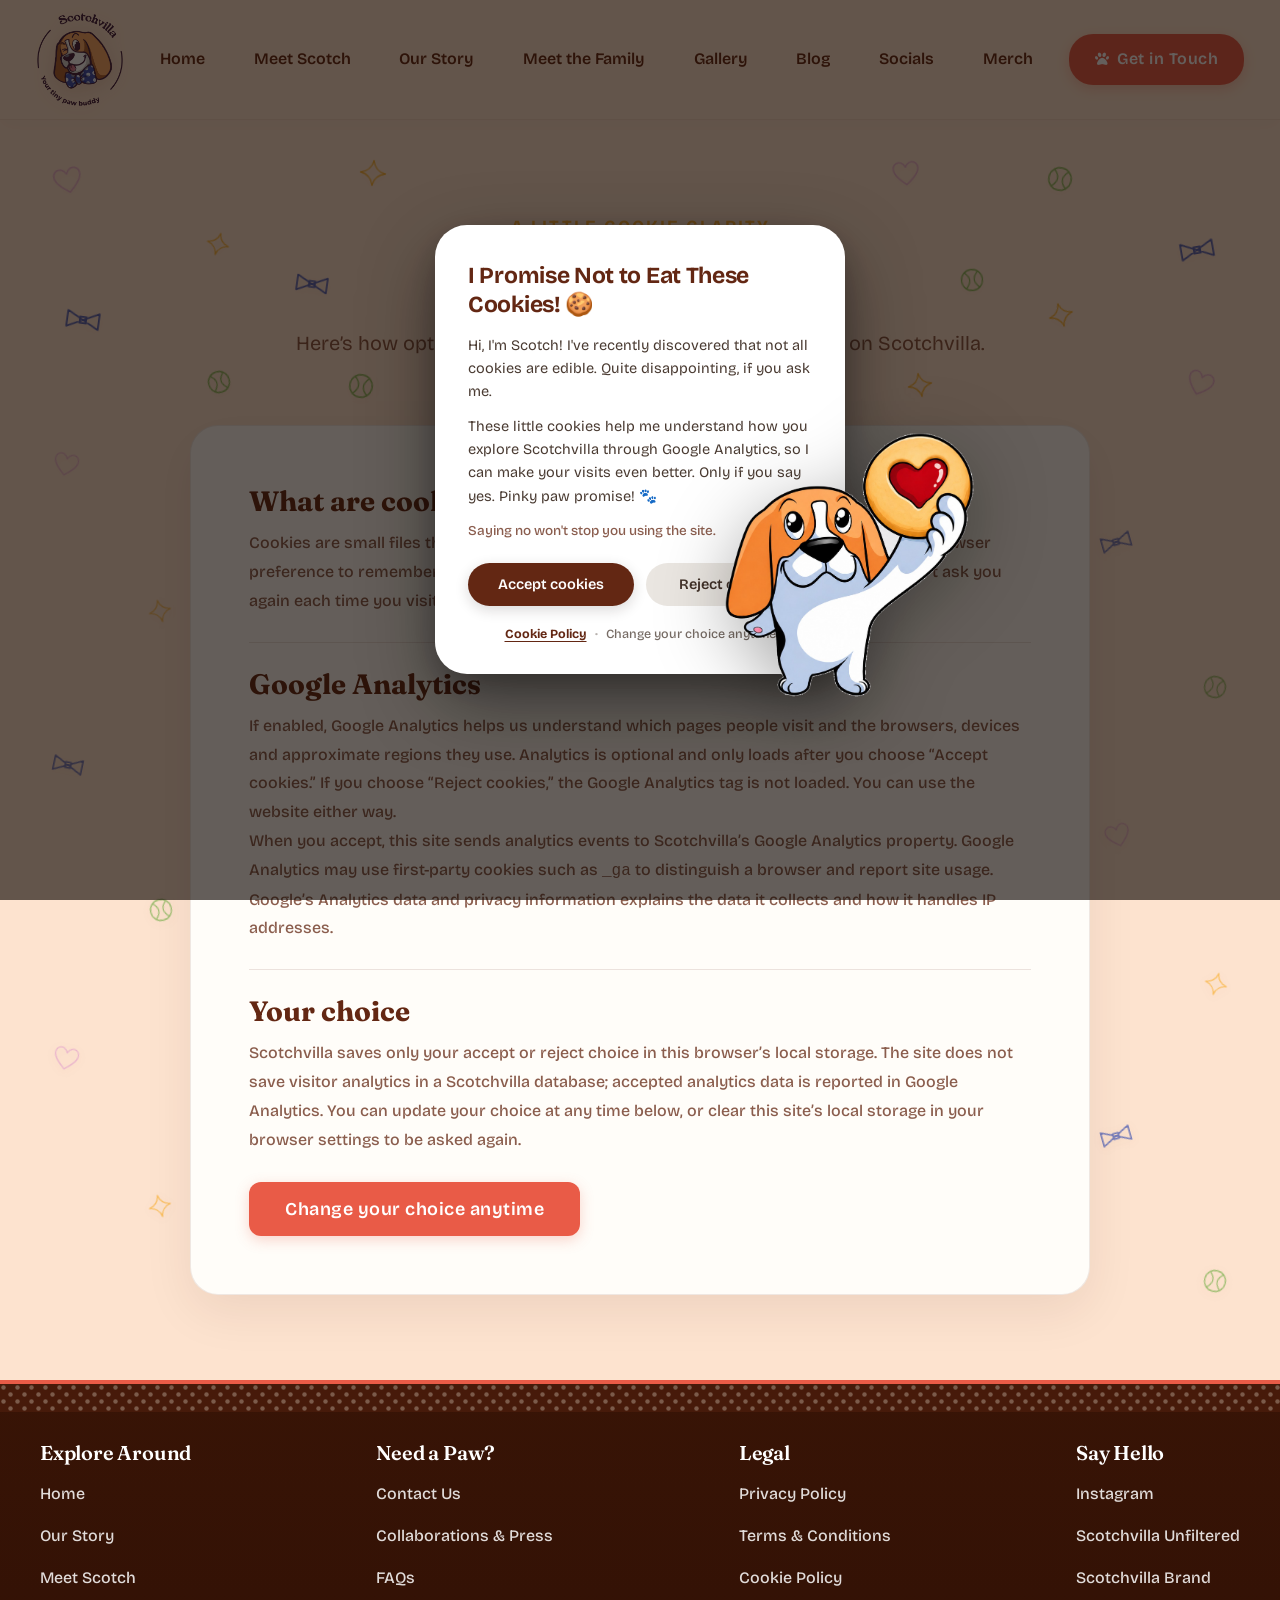
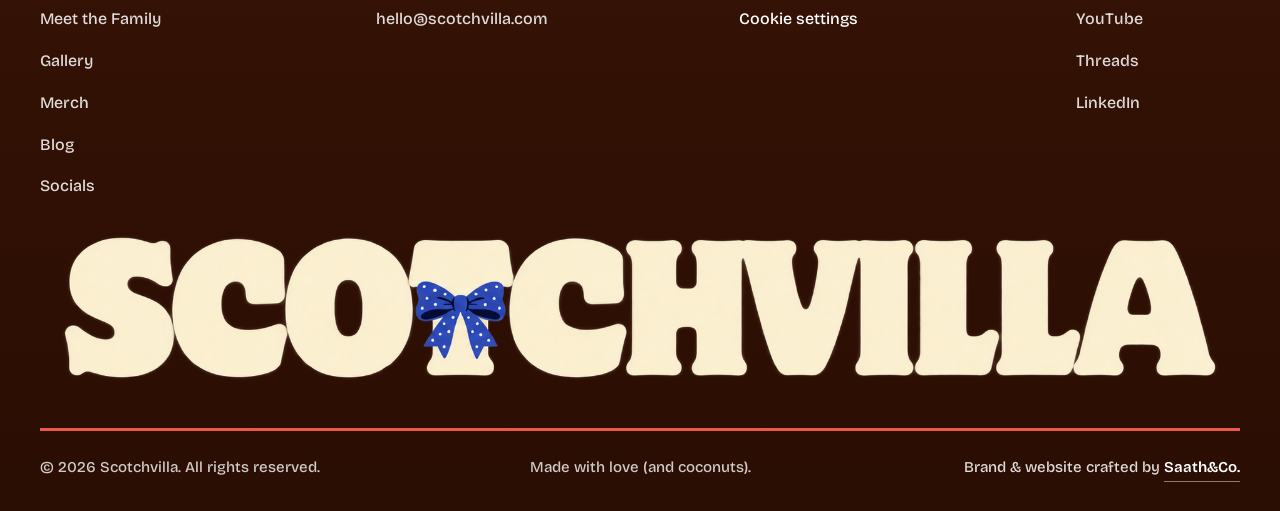
<file: cookie-policy.html>
<!DOCTYPE html>
<html lang="en">
<head>
  <meta charset="UTF-8">
  <meta name="viewport" content="width=device-width, initial-scale=1.0">
  <title>Cookie Policy | Scotchvilla</title>
  <meta name="description" content="Learn how Scotchvilla uses optional analytics and how to change your cookie choice.">
  
  <!-- Favicon -->
  <link rel="icon" type="image/png" sizes="32x32" href="images/favicon-32x32.png">
  <link rel="icon" type="image/png" sizes="192x192" href="images/favicon-192x192.png">
  <link rel="apple-touch-icon" href="images/apple-touch-icon.png">

  <!-- Google Fonts Preconnect -->
  <link rel="preconnect" href="https://fonts.googleapis.com">
  <link rel="preconnect" href="https://fonts.gstatic.com" crossorigin>
  <link href="https://fonts.googleapis.com/css2?family=Bricolage+Grotesque:opsz,wght@12..96,400..700&family=Caveat:wght@600;700&family=Fraunces:ital,opsz,wght@0,9..144,400..800;1,9..144,400..800&display=swap" rel="stylesheet">

  <!-- Font Awesome Icons -->
  <link rel="stylesheet" href="https://cdnjs.cloudflare.com/ajax/libs/font-awesome/6.5.1/css/all.min.css">

  <!-- Main & Subpages Stylesheets -->
  <link rel="stylesheet" href="css/style.css?v=88.0">
  <link rel="stylesheet" href="css/pages.css?v=52.0">
</head>
<body class="page-cookie-policy">

  <!-- ==================== HEADER / NAVBAR ==================== -->
  <header id="site-header" class="site-header">
    <div class="nav-container">
      <a href="index.html" class="logo-link" title="Scotchvilla">
        <img src="images/scotchvilla-logo.png" alt="Scotchvilla - Your tiny paw buddy" class="logo-img" width="580" height="622">
      </a>

      <!-- Desktop Nav -->
      <nav class="desktop-nav" aria-label="Main Navigation">
        <ul class="nav-menu">
          <li class="nav-item"><a href="index.html#hero" class="nav-link">Home</a></li>
          <li class="nav-item"><a href="index.html#meet-scotch" class="nav-link">Meet Scotch</a></li>
          <li class="nav-item"><a href="index.html#story-so-far" class="nav-link">Our Story</a></li>
          <li class="nav-item"><a href="index.html#puppies" class="nav-link">Meet the Family</a></li>
          <li class="nav-item"><a href="gallery.html" class="nav-link">Gallery</a></li>
          <li class="nav-item"><a href="blog.html" class="nav-link">Blog</a></li>
          <li class="nav-item"><a href="socials.html" class="nav-link">Socials</a></li>
          <li class="nav-item"><a href="merch.html" class="nav-link">Merch</a></li>
        </ul>
      </nav>

      <!-- CTA Button -->
      <div class="header-actions">
        <a href="#contact-modal" class="btn btn-primary nav-cta open-contact-trigger"><i class="fas fa-paw nav-paw-icon"></i> Get in Touch</a>
        <button id="mobile-menu-toggle" class="mobile-toggle" aria-label="Toggle navigation menu" aria-expanded="false">
          <span class="hamburger-bar"></span>
          <span class="hamburger-bar"></span>
          <span class="hamburger-bar"></span>
        </button>
      </div>
    </div>

    <!-- Mobile Drawer Navigation -->
    <div id="mobile-nav-drawer" class="mobile-nav-drawer">
      <ul class="mobile-menu">
        <li class="mobile-item"><a href="index.html#hero" class="mobile-link">Home</a></li>
        <li class="mobile-item"><a href="index.html#meet-scotch" class="mobile-link">Meet Scotch</a></li>
        <li class="mobile-item"><a href="index.html#story-so-far" class="mobile-link">Our Story</a></li>
        <li class="mobile-item"><a href="index.html#puppies" class="mobile-link">Meet the Family</a></li>
        <li class="mobile-item"><a href="gallery.html" class="mobile-link">Gallery</a></li>
        <li class="mobile-item"><a href="blog.html" class="mobile-link">Blog</a></li>
        <li class="mobile-item"><a href="socials.html" class="mobile-link">Socials</a></li>
        <li class="mobile-item"><a href="merch.html" class="mobile-link">Merch</a></li>
        <li class="mobile-item mobile-cta-wrap">
          <a href="#contact-modal" class="btn btn-primary btn-block open-contact-trigger">Get in Touch</a>
        </li>
      </ul>
    </div>
  </header>

  <main id="main-content" class="privacy-main">
    <section class="subpage-hero terms-hero">
            <!-- Dedicated Floating Hero Elements -->
      <div class="hero-brand-doodles" aria-hidden="true">
        <!-- Left Group -->
        <img src="images/brand-elements/heart-pink.svg" alt="" class="privacy-doodle anim-float-a" style="top: 15%; left: 4%; width: 34px; height: 34px; animation-duration: 6.8s; animation-delay: -2.1s; transform: rotate(-12deg); opacity: 0.85;">
        <img src="images/brand-elements/sparkle-yellow.svg" alt="" class="privacy-doodle anim-float-c" style="top: 38%; left: 16%; width: 26px; height: 26px; animation-duration: 5.8s; animation-delay: -1.2s; transform: rotate(15deg); opacity: 0.85;">
        <img src="images/brand-elements/bow-tie-blue.svg" alt="" class="privacy-doodle anim-float-a" style="top: 62%; left: 5%; width: 38px; height: 38px; animation-duration: 7.2s; animation-delay: -3.5s; transform: rotate(8deg); opacity: 0.88;">
        <img src="images/brand-elements/ball-light-green.svg" alt="" class="privacy-doodle anim-float-c" style="top: 85%; left: 16%; width: 28px; height: 28px; animation-duration: 6.5s; animation-delay: -0.8s; transform: rotate(-18deg); opacity: 0.8;">

        <!-- Middle Doodles (Fill center gaps, approach and return animation) -->
        <img src="images/brand-elements/sparkle-yellow.svg" alt="" class="privacy-doodle anim-float-a" style="top: 13%; left: 28%; width: 30px; height: 30px; animation-duration: 6.4s; animation-delay: -1.5s; transform: rotate(5deg); opacity: 0.85;">
        <img src="images/brand-elements/heart-pink.svg" alt="" class="privacy-doodle anim-float-b" style="top: 13%; right: 28%; width: 32px; height: 32px; animation-duration: 6.7s; animation-delay: -3.2s; transform: rotate(-5deg); opacity: 0.85;">
        <img src="images/brand-elements/bow-tie-blue.svg" alt="" class="privacy-doodle anim-float-c" style="top: 50%; left: 23%; width: 36px; height: 36px; animation-duration: 7.0s; animation-delay: -4.0s; transform: rotate(8deg); opacity: 0.88;">
        <img src="images/brand-elements/ball-light-green.svg" alt="" class="privacy-doodle anim-float-d" style="top: 50%; right: 23%; width: 28px; height: 28px; animation-duration: 7.1s; animation-delay: -2.3s; transform: rotate(-8deg); opacity: 0.8;">
        <img src="images/brand-elements/ball-light-green.svg" alt="" class="privacy-doodle anim-float-a" style="top: 86%; left: 27%; width: 30px; height: 30px; animation-duration: 6.5s; animation-delay: -2.5s; transform: rotate(10deg); opacity: 0.82;">
        <img src="images/brand-elements/sparkle-yellow.svg" alt="" class="privacy-doodle anim-float-b" style="top: 86%; right: 27%; width: 28px; height: 28px; animation-duration: 6.9s; animation-delay: -1.0s; transform: rotate(-10deg); opacity: 0.85;">

        <!-- Right Group -->
        <img src="images/brand-elements/ball-light-green.svg" alt="" class="privacy-doodle anim-float-b" style="top: 15%; right: 16%; width: 30px; height: 30px; animation-duration: 8.4s; animation-delay: -5.0s; transform: rotate(12deg); opacity: 0.8;">
        <img src="images/brand-elements/bow-tie-blue.svg" alt="" class="privacy-doodle anim-float-d" style="top: 38%; right: 5%; width: 38px; height: 38px; animation-duration: 6.2s; animation-delay: -1.8s; transform: rotate(-10deg); opacity: 0.88;">
        <img src="images/brand-elements/sparkle-yellow.svg" alt="" class="privacy-doodle anim-float-b" style="top: 62%; right: 16%; width: 28px; height: 28px; animation-duration: 6.0s; animation-delay: -2.7s; transform: rotate(-16deg); opacity: 0.85;">
        <img src="images/brand-elements/heart-pink.svg" alt="" class="privacy-doodle anim-float-d" style="top: 85%; right: 5%; width: 32px; height: 32px; animation-duration: 7.5s; animation-delay: -3.1s; transform: rotate(20deg); opacity: 0.85;">
      </div>
      <div class="subpage-hero-container">
        <span class="section-badge gold-badge">A LITTLE COOKIE CLARITY</span>
        <h1 class="subpage-title">Cookie Policy</h1>
        <p class="subpage-subtitle">Here’s how optional analytics and your cookie choice work on Scotchvilla.</p>
      </div>
    </section>

    <section class="cookie-policy-section" aria-label="Cookie Policy">
      <div class="privacy-floating-background" aria-hidden="true">
        <!-- Left Gutter Doodles (Equal Stride, Guaranteed Zero Collision) -->
        <img src="images/brand-elements/heart-pink.svg" alt="" class="privacy-doodle anim-float-a" style="top: 4.0%; left: 4.0%; width: 30px; height: 30px; animation-duration: 7.2s; animation-delay: -0.0s; transform: rotate(12deg); opacity: 0.72;">
        <img src="images/brand-elements/sparkle-yellow.svg" alt="" class="privacy-doodle anim-float-c" style="top: 19.3%; left: 11.5%; width: 26px; height: 26px; animation-duration: 7.6s; animation-delay: -1.7s; transform: rotate(-14deg); opacity: 0.65;">
        <img src="images/brand-elements/bow-tie-blue.svg" alt="" class="privacy-doodle anim-float-a" style="top: 34.7%; left: 4.0%; width: 34px; height: 34px; animation-duration: 8.0s; animation-delay: -3.4s; transform: rotate(12deg); opacity: 0.72;">
        <img src="images/brand-elements/ball-light-green.svg" alt="" class="privacy-doodle anim-float-c" style="top: 50.0%; left: 11.5%; width: 28px; height: 28px; animation-duration: 8.4s; animation-delay: -5.1s; transform: rotate(-14deg); opacity: 0.65;">
        <img src="images/brand-elements/heart-pink.svg" alt="" class="privacy-doodle anim-float-a" style="top: 65.3%; left: 4.0%; width: 30px; height: 30px; animation-duration: 8.8s; animation-delay: -0.8s; transform: rotate(12deg); opacity: 0.72;">
        <img src="images/brand-elements/sparkle-yellow.svg" alt="" class="privacy-doodle anim-float-c" style="top: 80.7%; left: 11.5%; width: 26px; height: 26px; animation-duration: 9.2s; animation-delay: -2.5s; transform: rotate(-14deg); opacity: 0.65;">
        <!-- Right Gutter Doodles (Staggered Half-Stride, Complementary Approach) -->
        <img src="images/brand-elements/bow-tie-blue.svg" alt="" class="privacy-doodle anim-float-b" style="top: 11.7%; right: 11.5%; width: 34px; height: 34px; animation-duration: 7.4s; animation-delay: -1.2s; transform: rotate(-16deg); opacity: 0.7;">
        <img src="images/brand-elements/ball-light-green.svg" alt="" class="privacy-doodle anim-float-d" style="top: 27.0%; right: 4.0%; width: 28px; height: 28px; animation-duration: 7.9s; animation-delay: -3.1s; transform: rotate(15deg); opacity: 0.64;">
        <img src="images/brand-elements/heart-pink.svg" alt="" class="privacy-doodle anim-float-b" style="top: 42.3%; right: 11.5%; width: 30px; height: 30px; animation-duration: 8.4s; animation-delay: -5.0s; transform: rotate(-16deg); opacity: 0.7;">
        <img src="images/brand-elements/sparkle-yellow.svg" alt="" class="privacy-doodle anim-float-d" style="top: 57.7%; right: 4.0%; width: 26px; height: 26px; animation-duration: 8.9s; animation-delay: -0.9s; transform: rotate(15deg); opacity: 0.64;">
        <img src="images/brand-elements/bow-tie-blue.svg" alt="" class="privacy-doodle anim-float-b" style="top: 73.0%; right: 11.5%; width: 34px; height: 34px; animation-duration: 9.4s; animation-delay: -2.8s; transform: rotate(-16deg); opacity: 0.7;">
        <img src="images/brand-elements/ball-light-green.svg" alt="" class="privacy-doodle anim-float-d" style="top: 88.3%; right: 4.0%; width: 28px; height: 28px; animation-duration: 7.4s; animation-delay: -4.7s; transform: rotate(15deg); opacity: 0.64;">
      </div>
      <article class="cookie-policy-content">
        <section>
          <h2>What are cookies?</h2>
          <p>Cookies are small files that websites may store in your browser. Scotchvilla uses a local browser preference to remember whether you accepted or rejected optional analytics, so we don’t ask you again each time you visit.</p>
        </section>
        <section>
          <h2>Google Analytics</h2>
          <p>If enabled, Google Analytics helps us understand which pages people visit and the browsers, devices and approximate regions they use. Analytics is optional and only loads after you choose “Accept cookies.” If you choose “Reject cookies,” the Google Analytics tag is not loaded. You can use the website either way.</p>
          <p>When you accept, this site sends analytics events to Scotchvilla’s Google Analytics property. Google Analytics may use first-party cookies such as <code>_ga</code> to distinguish a browser and report site usage. Google’s <a href="https://support.google.com/analytics/answer/6004245" target="_blank" rel="noopener noreferrer">Analytics data and privacy information</a> explains the data it collects and how it handles IP addresses.</p>
        </section>
        <section>
          <h2>Your choice</h2>
          <p>Scotchvilla saves only your accept or reject choice in this browser’s local storage. The site does not save visitor analytics in a Scotchvilla database; accepted analytics data is reported in Google Analytics. You can update your choice at any time below, or clear this site’s local storage in your browser settings to be asked again.</p>
          <div class="cookie-policy-actions">
            <button type="button" class="btn btn-primary" data-cookie-preferences>Change your choice anytime</button>
          </div>
        </section>
      </article>
    </section>
  </main>

  <!-- ==================== FOOTER ==================== -->
  <footer id="site-footer" class="site-footer" role="contentinfo">
    <div class="footer-inner">
      <div class="footer-top">
        <div class="footer-grid">
          
          <!-- Column 1: Explore Around -->
          <div class="footer-col">
            <h3 class="footer-col-title">Explore Around</h3>
            <ul class="footer-nav-list">
              <li><a href="index.html#hero" class="footer-nav-link">Home</a></li>
              <li><a href="index.html#story-so-far" class="footer-nav-link">Our Story</a></li>
              <li><a href="index.html#meet-scotch" class="footer-nav-link">Meet Scotch</a></li>
              <li><a href="index.html#puppies" class="footer-nav-link">Meet the Family</a></li>
              <li><a href="gallery.html" class="footer-nav-link">Gallery</a></li>
              <li><a href="merch.html" class="footer-nav-link">Merch</a></li>
              <li><a href="blog.html" class="footer-nav-link">Blog</a></li>
              <li><a href="socials.html" class="footer-nav-link">Socials</a></li>
            </ul>
          </div>

          <!-- Column 2: Need a Paw? -->
          <div class="footer-col">
            <h3 class="footer-col-title">Need a Paw?</h3>
            <ul class="footer-nav-list">
              <li><a href="#contact-modal" class="footer-nav-link open-contact-trigger">Contact Us</a></li>
              <li><a href="#contact-modal" class="footer-nav-link open-contact-trigger">Collaborations &amp; Press</a></li>
              <li><a href="faq.html" class="footer-nav-link">FAQs</a></li>
              <li><a href="mailto:hello@scotchvilla.com" class="footer-nav-link">hello@scotchvilla.com</a></li>
            </ul>
          </div>

          <!-- Column 3: Legal -->
          <div class="footer-col">
            <h3 class="footer-col-title">Legal</h3>
            <ul class="footer-nav-list">
              <li><a href="privacy.html" class="footer-nav-link">Privacy Policy</a></li>
              <li><a href="terms.html" class="footer-nav-link">Terms &amp; Conditions</a></li>
              <li><a href="cookie-policy.html" class="footer-nav-link active" aria-current="page">Cookie Policy</a></li>
              <li><button type="button" class="footer-nav-link cookie-settings-link" data-cookie-preferences>Cookie settings</button></li>
            </ul>
          </div>

          <!-- Column 4: Say Hello -->
          <div class="footer-col">
            <h3 class="footer-col-title">Say Hello</h3>
            <ul class="footer-nav-list">
              <li><a href="https://instagram.com/scotchvilla" target="_blank" rel="noopener noreferrer" class="footer-nav-link">Instagram</a></li>
              <li><a href="https://instagram.com/scotchvilla_unfiltered" target="_blank" rel="noopener noreferrer" class="footer-nav-link">Scotchvilla Unfiltered</a></li>
              <li><a href="https://instagram.com/scotchvilla.brand" target="_blank" rel="noopener noreferrer" class="footer-nav-link">Scotchvilla Brand</a></li>
              <li><a href="https://youtube.com/@scotchvilla" target="_blank" rel="noopener noreferrer" class="footer-nav-link">YouTube</a></li>
              <li><a href="https://threads.com/@scotchvilla" target="_blank" rel="noopener noreferrer" class="footer-nav-link">Threads</a></li>
              <li><a href="https://linkedin.com/company/scotchvilla" target="_blank" rel="noopener noreferrer" class="footer-nav-link">LinkedIn</a></li>
            </ul>
          </div>

        </div>
      </div>

      <!-- Giant Display Wordmark (SCOTCHVILLA with Dog Paw Cutout) -->
      <div class="footer-huge-wordmark" aria-label="Scotchvilla">
        <img src="images/scotchvilla-footer-wordmark.png" 
             alt="Scotchvilla" 
             class="footer-wordmark-img" 
             width="1916" 
             height="280" 
             loading="lazy">
      </div>

      <!-- Footer Bottom Bar (3-Part Layout) -->
      <div class="footer-bottom">
        <div class="footer-bottom-left">
          &copy; 2026 Scotchvilla. All rights reserved.
        </div>
        <div class="footer-bottom-center">
          Made with love (and coconuts).
        </div>
        <div class="footer-bottom-right">
          <a href="https://www.instagram.com/saathandco_official?dlrf=MXU1Z2llNzJoZGYw" target="_blank" rel="noopener noreferrer" class="footer-credit-link">Brand &amp; website crafted by <span class="footer-credit-brand">Saath&amp;Co.</span></a>
        </div>
      </div>
    </div>
  </footer>

  <!-- ==================== CONTACT MODAL ==================== -->
  <div id="contact-modal" class="contact-modal" aria-hidden="true" role="dialog" aria-label="Contact Us">
    <div class="contact-modal-backdrop" id="contact-modal-close-backdrop"></div>
    <div class="contact-modal-dialog">
      <button class="contact-modal-close" id="contact-modal-close-btn" aria-label="Close modal">&times;</button>
      <div class="contact-modal-header">
        <span class="section-badge gold-badge">Get In Touch</span>
        <h3 class="contact-modal-title">Off you go, little message.</h3>
        <p class="contact-modal-subtitle">Leave your details to send a message directly to us on WhatsApp.</p>
      </div>
      <form id="contact-form" class="contact-modal-form">
        <div class="form-group">
          <label for="name">Your Name</label>
          <input type="text" id="name" name="name" required placeholder="John Doe">
        </div>
        <div class="form-group">
          <label for="email">Email Address</label>
          <input type="email" id="email" name="email" required placeholder="john@example.com">
        </div>
        <div class="form-group">
          <label for="phone">Phone Number</label>
          <input type="tel" id="phone" name="phone" placeholder="+91 98765 43210">
        </div>
        <div class="form-group">
          <label for="inquiry-reason">I am getting in touch about</label>
          <select id="inquiry-reason" name="inquiry-reason">
            <option value="brand-collaboration">Brand collaboration</option>
            <option value="press-media">Press &amp; media</option>
            <option value="events-appearances">Events &amp; appearances</option>
            <option value="merch-products">Merch &amp; products</option>
            <option value="hello">Just saying hello to Scotch!</option>
            <option value="other">Something else</option>
          </select>
        </div>
        <div class="form-group">
          <label for="message">Message</label>
          <textarea id="message" name="message" rows="3" placeholder="Drop your note here..."></textarea>
        </div>
        <button type="submit" class="btn btn-primary btn-block"><i class="fab fa-whatsapp" style="margin-right: 8px; font-size: 1.15em;"></i>Send via WhatsApp</button>
      </form>
      <div id="form-success-message" class="form-success-message" style="display: none;">
        <i class="fab fa-whatsapp" style="font-size: 52px; color: #25D366; margin-bottom: 16px;"></i>
        <h4>Thank you!</h4>
        <p>Opening WhatsApp to send your message...</p>
      </div>
    </div>
  </div>

  <!-- Scripts -->
  <script src="js/cookie-consent.js?v=4.1"></script>
  <script src="js/main.js?v=20.0"></script>
</body>
</html>
</file>
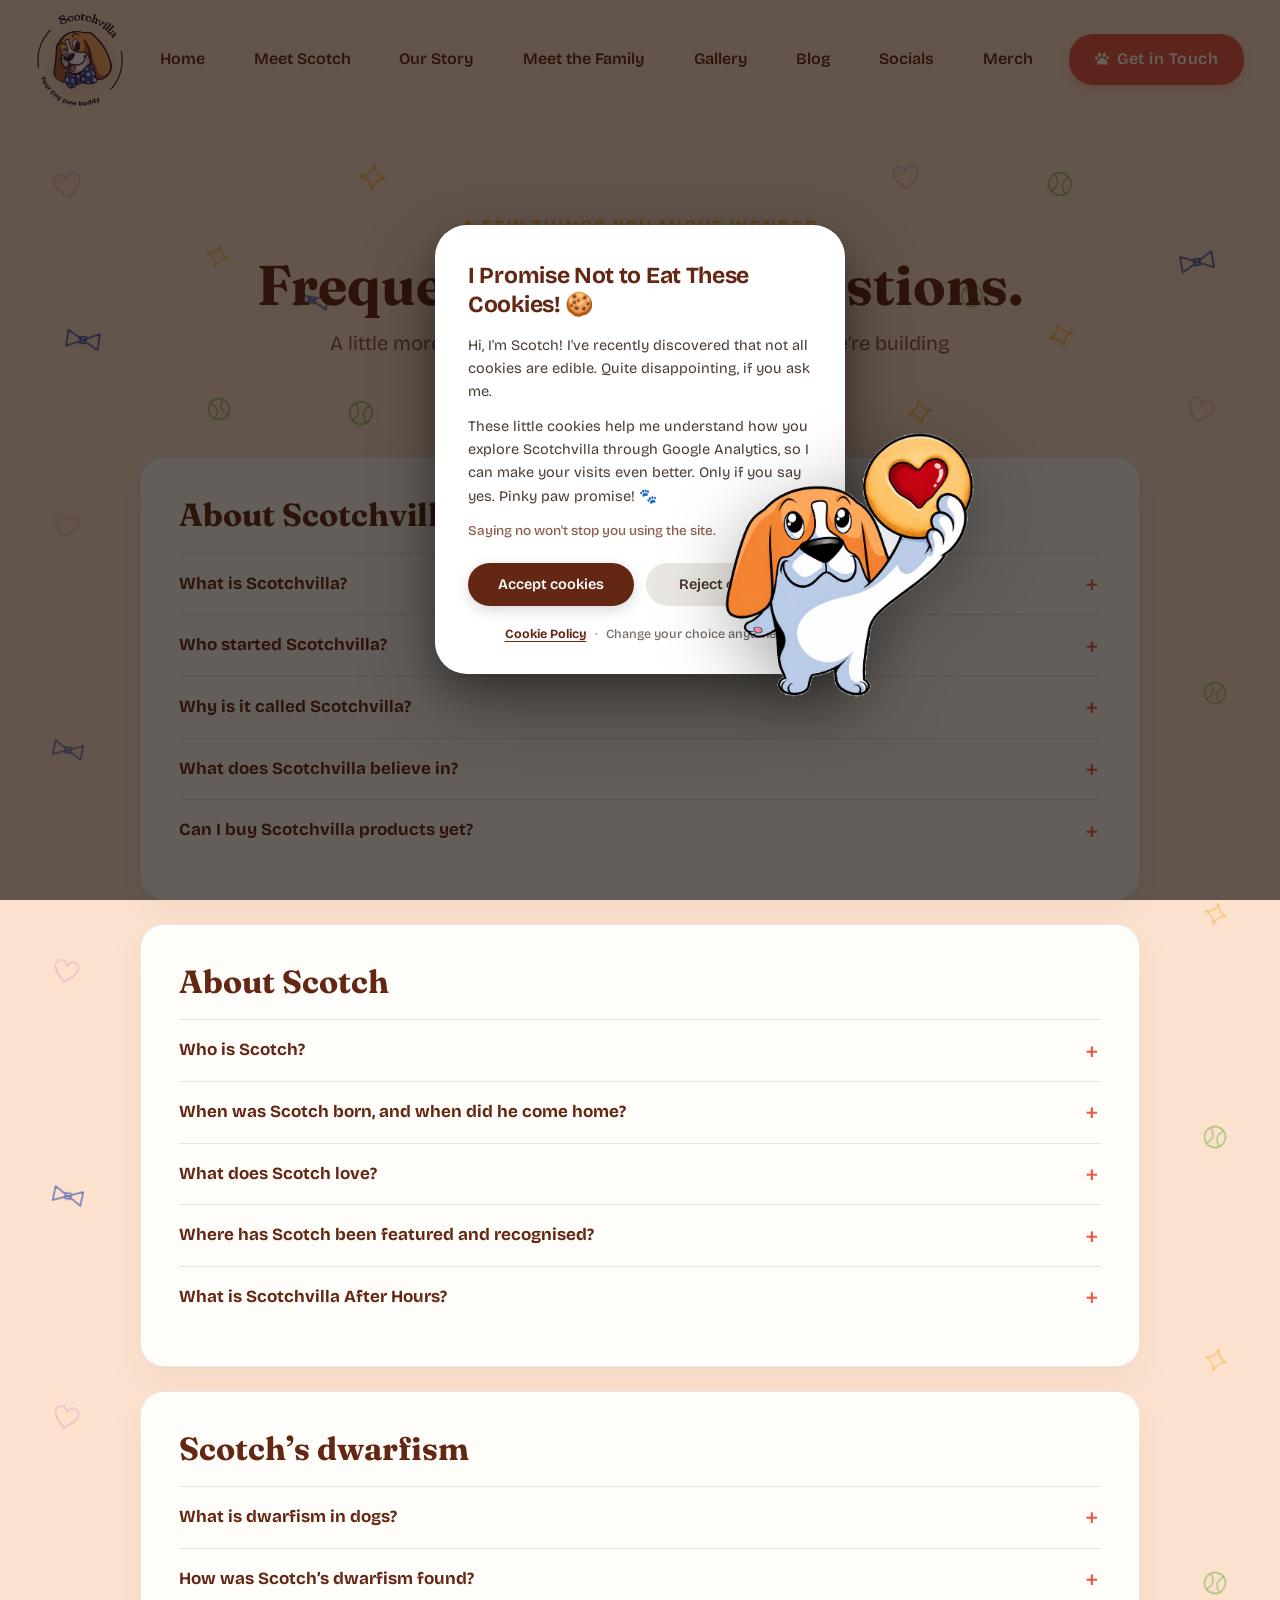
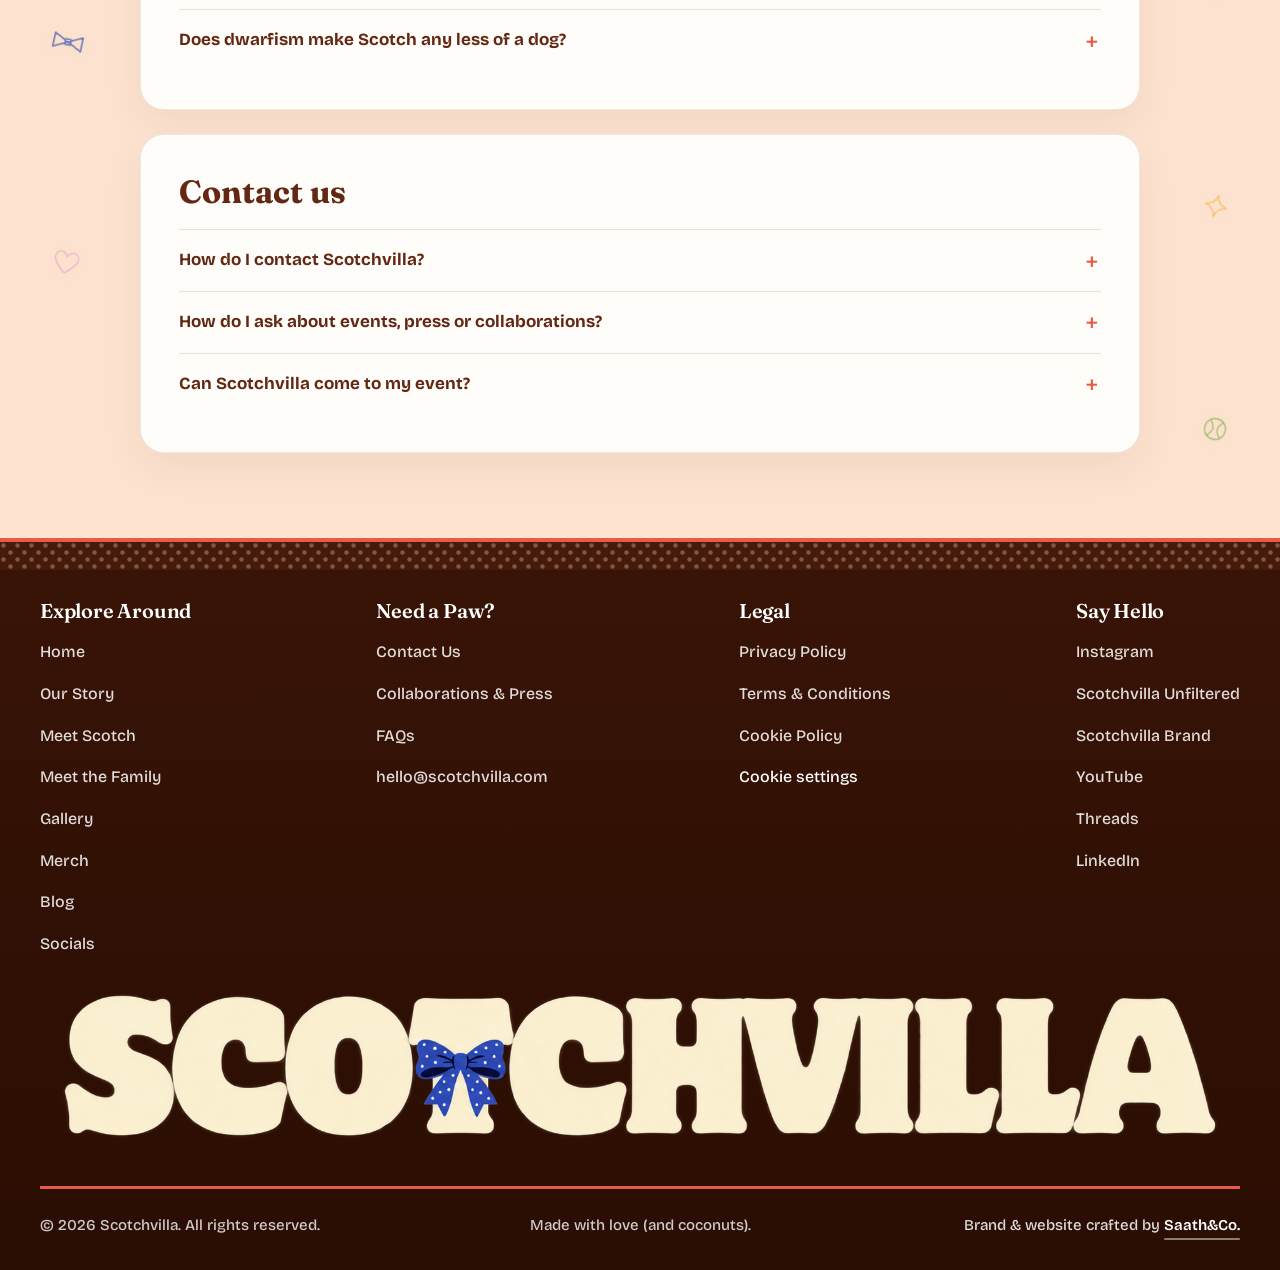
<file: faq.html>
<!DOCTYPE html>
<html lang="en">
<head>
  <meta charset="UTF-8">
  <meta name="viewport" content="width=device-width, initial-scale=1.0">
  <title>Frequently Asked Questions | Scotchvilla</title>
  <meta name="description" content="Answers to common questions about Scotchvilla, Scotch, his dwarfism, products, events and getting in touch.">
  
  <!-- Favicon -->
  <link rel="icon" type="image/png" sizes="32x32" href="images/favicon-32x32.png">
  <link rel="icon" type="image/png" sizes="192x192" href="images/favicon-192x192.png">
  <link rel="apple-touch-icon" href="images/apple-touch-icon.png">

  <!-- Google Fonts Preconnect -->
  <link rel="preconnect" href="https://fonts.googleapis.com">
  <link rel="preconnect" href="https://fonts.gstatic.com" crossorigin>
  <link href="https://fonts.googleapis.com/css2?family=Bricolage+Grotesque:opsz,wght@12..96,400..700&family=Caveat:wght@600;700&family=Fraunces:ital,opsz,wght@0,9..144,400..800;1,9..144,400..800&display=swap" rel="stylesheet">

  <!-- Font Awesome Icons -->
  <link rel="stylesheet" href="https://cdnjs.cloudflare.com/ajax/libs/font-awesome/6.5.1/css/all.min.css">

  <!-- Main & Subpages Stylesheets -->
  <link rel="stylesheet" href="css/style.css?v=88.0">
  <link rel="stylesheet" href="css/pages.css?v=52.0">
</head>
<body class="page-faq">

  <!-- ==================== HEADER / NAVBAR ==================== -->
  <header id="site-header" class="site-header">
    <div class="nav-container">
      <a href="index.html" class="logo-link" title="Scotchvilla">
        <img src="images/scotchvilla-logo.png" alt="Scotchvilla - Your tiny paw buddy" class="logo-img" width="580" height="622">
      </a>

      <!-- Desktop Nav -->
      <nav class="desktop-nav" aria-label="Main Navigation">
        <ul class="nav-menu">
          <li class="nav-item"><a href="index.html#hero" class="nav-link">Home</a></li>
          <li class="nav-item"><a href="index.html#meet-scotch" class="nav-link">Meet Scotch</a></li>
          <li class="nav-item"><a href="index.html#story-so-far" class="nav-link">Our Story</a></li>
          <li class="nav-item"><a href="index.html#puppies" class="nav-link">Meet the Family</a></li>
          <li class="nav-item"><a href="gallery.html" class="nav-link">Gallery</a></li>
          <li class="nav-item"><a href="blog.html" class="nav-link">Blog</a></li>
          <li class="nav-item"><a href="socials.html" class="nav-link">Socials</a></li>
          <li class="nav-item"><a href="merch.html" class="nav-link">Merch</a></li>
        </ul>
      </nav>

      <!-- CTA Button -->
      <div class="header-actions">
        <a href="#contact-modal" class="btn btn-primary nav-cta open-contact-trigger"><i class="fas fa-paw nav-paw-icon"></i> Get in Touch</a>
        <button id="mobile-menu-toggle" class="mobile-toggle" aria-label="Toggle navigation menu" aria-expanded="false">
          <span class="hamburger-bar"></span>
          <span class="hamburger-bar"></span>
          <span class="hamburger-bar"></span>
        </button>
      </div>
    </div>

    <!-- Mobile Drawer Navigation -->
    <div id="mobile-nav-drawer" class="mobile-nav-drawer">
      <ul class="mobile-menu">
        <li class="mobile-item"><a href="index.html#hero" class="mobile-link">Home</a></li>
        <li class="mobile-item"><a href="index.html#meet-scotch" class="mobile-link">Meet Scotch</a></li>
        <li class="mobile-item"><a href="index.html#story-so-far" class="mobile-link">Our Story</a></li>
        <li class="mobile-item"><a href="index.html#puppies" class="mobile-link">Meet the Family</a></li>
        <li class="mobile-item"><a href="gallery.html" class="mobile-link">Gallery</a></li>
        <li class="mobile-item"><a href="blog.html" class="mobile-link">Blog</a></li>
        <li class="mobile-item"><a href="socials.html" class="mobile-link">Socials</a></li>
        <li class="mobile-item"><a href="merch.html" class="mobile-link">Merch</a></li>
        <li class="mobile-item mobile-cta-wrap">
          <a href="#contact-modal" class="btn btn-primary btn-block open-contact-trigger">Get in Touch</a>
        </li>
      </ul>
    </div>
  </header>

  <main id="main-content" class="privacy-main">
    <section class="subpage-hero terms-hero">
            <!-- Dedicated Floating Hero Elements -->
      <div class="hero-brand-doodles" aria-hidden="true">
        <!-- Left Group -->
        <img src="images/brand-elements/heart-pink.svg" alt="" class="privacy-doodle anim-float-a" style="top: 15%; left: 4%; width: 34px; height: 34px; animation-duration: 6.8s; animation-delay: -2.1s; transform: rotate(-12deg); opacity: 0.85;">
        <img src="images/brand-elements/sparkle-yellow.svg" alt="" class="privacy-doodle anim-float-c" style="top: 38%; left: 16%; width: 26px; height: 26px; animation-duration: 5.8s; animation-delay: -1.2s; transform: rotate(15deg); opacity: 0.85;">
        <img src="images/brand-elements/bow-tie-blue.svg" alt="" class="privacy-doodle anim-float-a" style="top: 62%; left: 5%; width: 38px; height: 38px; animation-duration: 7.2s; animation-delay: -3.5s; transform: rotate(8deg); opacity: 0.88;">
        <img src="images/brand-elements/ball-light-green.svg" alt="" class="privacy-doodle anim-float-c" style="top: 85%; left: 16%; width: 28px; height: 28px; animation-duration: 6.5s; animation-delay: -0.8s; transform: rotate(-18deg); opacity: 0.8;">

        <!-- Middle Doodles (Fill center gaps, approach and return animation) -->
        <img src="images/brand-elements/sparkle-yellow.svg" alt="" class="privacy-doodle anim-float-a" style="top: 13%; left: 28%; width: 30px; height: 30px; animation-duration: 6.4s; animation-delay: -1.5s; transform: rotate(5deg); opacity: 0.85;">
        <img src="images/brand-elements/heart-pink.svg" alt="" class="privacy-doodle anim-float-b" style="top: 13%; right: 28%; width: 32px; height: 32px; animation-duration: 6.7s; animation-delay: -3.2s; transform: rotate(-5deg); opacity: 0.85;">
        <img src="images/brand-elements/bow-tie-blue.svg" alt="" class="privacy-doodle anim-float-c" style="top: 50%; left: 23%; width: 36px; height: 36px; animation-duration: 7.0s; animation-delay: -4.0s; transform: rotate(8deg); opacity: 0.88;">
        <img src="images/brand-elements/ball-light-green.svg" alt="" class="privacy-doodle anim-float-d" style="top: 50%; right: 23%; width: 28px; height: 28px; animation-duration: 7.1s; animation-delay: -2.3s; transform: rotate(-8deg); opacity: 0.8;">
        <img src="images/brand-elements/ball-light-green.svg" alt="" class="privacy-doodle anim-float-a" style="top: 86%; left: 27%; width: 30px; height: 30px; animation-duration: 6.5s; animation-delay: -2.5s; transform: rotate(10deg); opacity: 0.82;">
        <img src="images/brand-elements/sparkle-yellow.svg" alt="" class="privacy-doodle anim-float-b" style="top: 86%; right: 27%; width: 28px; height: 28px; animation-duration: 6.9s; animation-delay: -1.0s; transform: rotate(-10deg); opacity: 0.85;">

        <!-- Right Group -->
        <img src="images/brand-elements/ball-light-green.svg" alt="" class="privacy-doodle anim-float-b" style="top: 15%; right: 16%; width: 30px; height: 30px; animation-duration: 8.4s; animation-delay: -5.0s; transform: rotate(12deg); opacity: 0.8;">
        <img src="images/brand-elements/bow-tie-blue.svg" alt="" class="privacy-doodle anim-float-d" style="top: 38%; right: 5%; width: 38px; height: 38px; animation-duration: 6.2s; animation-delay: -1.8s; transform: rotate(-10deg); opacity: 0.88;">
        <img src="images/brand-elements/sparkle-yellow.svg" alt="" class="privacy-doodle anim-float-b" style="top: 62%; right: 16%; width: 28px; height: 28px; animation-duration: 6.0s; animation-delay: -2.7s; transform: rotate(-16deg); opacity: 0.85;">
        <img src="images/brand-elements/heart-pink.svg" alt="" class="privacy-doodle anim-float-d" style="top: 85%; right: 5%; width: 32px; height: 32px; animation-duration: 7.5s; animation-delay: -3.1s; transform: rotate(20deg); opacity: 0.85;">
      </div>
      <div class="subpage-hero-container">
        <span class="section-badge gold-badge">A FEW THINGS YOU MIGHT WONDER</span>
        <h1 class="subpage-title">Frequently Asked Questions.</h1>
        <p class="subpage-subtitle">A little more about Scotch, Scotchvilla and the world we’re building together.</p>
      </div>
    </section>

    <section class="faq-section" aria-label="Frequently Asked Questions">
      <div class="privacy-floating-background" aria-hidden="true">
        <!-- Left Gutter Doodles (Equal Stride, Guaranteed Zero Collision) -->
        <img src="images/brand-elements/heart-pink.svg" alt="" class="privacy-doodle anim-float-a" style="top: 4.0%; left: 4.0%; width: 30px; height: 30px; animation-duration: 7.2s; animation-delay: -0.0s; transform: rotate(12deg); opacity: 0.72;">
        <img src="images/brand-elements/sparkle-yellow.svg" alt="" class="privacy-doodle anim-float-c" style="top: 10.6%; left: 11.5%; width: 26px; height: 26px; animation-duration: 7.6s; animation-delay: -1.7s; transform: rotate(-14deg); opacity: 0.65;">
        <img src="images/brand-elements/bow-tie-blue.svg" alt="" class="privacy-doodle anim-float-a" style="top: 17.1%; left: 4.0%; width: 34px; height: 34px; animation-duration: 8.0s; animation-delay: -3.4s; transform: rotate(12deg); opacity: 0.72;">
        <img src="images/brand-elements/ball-light-green.svg" alt="" class="privacy-doodle anim-float-c" style="top: 23.7%; left: 11.5%; width: 28px; height: 28px; animation-duration: 8.4s; animation-delay: -5.1s; transform: rotate(-14deg); opacity: 0.65;">
        <img src="images/brand-elements/heart-pink.svg" alt="" class="privacy-doodle anim-float-a" style="top: 30.3%; left: 4.0%; width: 30px; height: 30px; animation-duration: 8.8s; animation-delay: -0.8s; transform: rotate(12deg); opacity: 0.72;">
        <img src="images/brand-elements/sparkle-yellow.svg" alt="" class="privacy-doodle anim-float-c" style="top: 36.9%; left: 11.5%; width: 26px; height: 26px; animation-duration: 9.2s; animation-delay: -2.5s; transform: rotate(-14deg); opacity: 0.65;">
        <img src="images/brand-elements/bow-tie-blue.svg" alt="" class="privacy-doodle anim-float-a" style="top: 43.4%; left: 4.0%; width: 34px; height: 34px; animation-duration: 9.6s; animation-delay: -4.2s; transform: rotate(12deg); opacity: 0.72;">
        <img src="images/brand-elements/ball-light-green.svg" alt="" class="privacy-doodle anim-float-c" style="top: 50.0%; left: 11.5%; width: 28px; height: 28px; animation-duration: 7.5s; animation-delay: -5.9s; transform: rotate(-14deg); opacity: 0.65;">
        <img src="images/brand-elements/heart-pink.svg" alt="" class="privacy-doodle anim-float-a" style="top: 56.6%; left: 4.0%; width: 30px; height: 30px; animation-duration: 7.9s; animation-delay: -1.6s; transform: rotate(12deg); opacity: 0.72;">
        <img src="images/brand-elements/sparkle-yellow.svg" alt="" class="privacy-doodle anim-float-c" style="top: 63.1%; left: 11.5%; width: 26px; height: 26px; animation-duration: 8.3s; animation-delay: -3.3s; transform: rotate(-14deg); opacity: 0.65;">
        <img src="images/brand-elements/bow-tie-blue.svg" alt="" class="privacy-doodle anim-float-a" style="top: 69.7%; left: 4.0%; width: 34px; height: 34px; animation-duration: 8.7s; animation-delay: -5.0s; transform: rotate(12deg); opacity: 0.72;">
        <img src="images/brand-elements/ball-light-green.svg" alt="" class="privacy-doodle anim-float-c" style="top: 76.3%; left: 11.5%; width: 28px; height: 28px; animation-duration: 9.1s; animation-delay: -0.7s; transform: rotate(-14deg); opacity: 0.65;">
        <img src="images/brand-elements/heart-pink.svg" alt="" class="privacy-doodle anim-float-a" style="top: 82.9%; left: 4.0%; width: 30px; height: 30px; animation-duration: 9.5s; animation-delay: -2.4s; transform: rotate(12deg); opacity: 0.72;">
        <img src="images/brand-elements/sparkle-yellow.svg" alt="" class="privacy-doodle anim-float-c" style="top: 89.4%; left: 11.5%; width: 26px; height: 26px; animation-duration: 7.4s; animation-delay: -4.1s; transform: rotate(-14deg); opacity: 0.65;">
        <!-- Right Gutter Doodles (Staggered Half-Stride, Complementary Approach) -->
        <img src="images/brand-elements/bow-tie-blue.svg" alt="" class="privacy-doodle anim-float-b" style="top: 7.3%; right: 11.5%; width: 34px; height: 34px; animation-duration: 7.4s; animation-delay: -1.2s; transform: rotate(-16deg); opacity: 0.7;">
        <img src="images/brand-elements/ball-light-green.svg" alt="" class="privacy-doodle anim-float-d" style="top: 13.9%; right: 4.0%; width: 28px; height: 28px; animation-duration: 7.9s; animation-delay: -3.1s; transform: rotate(15deg); opacity: 0.64;">
        <img src="images/brand-elements/heart-pink.svg" alt="" class="privacy-doodle anim-float-b" style="top: 20.4%; right: 11.5%; width: 30px; height: 30px; animation-duration: 8.4s; animation-delay: -5.0s; transform: rotate(-16deg); opacity: 0.7;">
        <img src="images/brand-elements/sparkle-yellow.svg" alt="" class="privacy-doodle anim-float-d" style="top: 27.0%; right: 4.0%; width: 26px; height: 26px; animation-duration: 8.9s; animation-delay: -0.9s; transform: rotate(15deg); opacity: 0.64;">
        <img src="images/brand-elements/bow-tie-blue.svg" alt="" class="privacy-doodle anim-float-b" style="top: 33.6%; right: 11.5%; width: 34px; height: 34px; animation-duration: 9.4s; animation-delay: -2.8s; transform: rotate(-16deg); opacity: 0.7;">
        <img src="images/brand-elements/ball-light-green.svg" alt="" class="privacy-doodle anim-float-d" style="top: 40.1%; right: 4.0%; width: 28px; height: 28px; animation-duration: 7.4s; animation-delay: -4.7s; transform: rotate(15deg); opacity: 0.64;">
        <img src="images/brand-elements/heart-pink.svg" alt="" class="privacy-doodle anim-float-b" style="top: 46.7%; right: 11.5%; width: 30px; height: 30px; animation-duration: 7.9s; animation-delay: -0.6s; transform: rotate(-16deg); opacity: 0.7;">
        <img src="images/brand-elements/sparkle-yellow.svg" alt="" class="privacy-doodle anim-float-d" style="top: 53.3%; right: 4.0%; width: 26px; height: 26px; animation-duration: 8.4s; animation-delay: -2.5s; transform: rotate(15deg); opacity: 0.64;">
        <img src="images/brand-elements/bow-tie-blue.svg" alt="" class="privacy-doodle anim-float-b" style="top: 59.9%; right: 11.5%; width: 34px; height: 34px; animation-duration: 8.9s; animation-delay: -4.4s; transform: rotate(-16deg); opacity: 0.7;">
        <img src="images/brand-elements/ball-light-green.svg" alt="" class="privacy-doodle anim-float-d" style="top: 66.4%; right: 4.0%; width: 28px; height: 28px; animation-duration: 9.4s; animation-delay: -0.3s; transform: rotate(15deg); opacity: 0.64;">
        <img src="images/brand-elements/heart-pink.svg" alt="" class="privacy-doodle anim-float-b" style="top: 73.0%; right: 11.5%; width: 30px; height: 30px; animation-duration: 7.4s; animation-delay: -2.2s; transform: rotate(-16deg); opacity: 0.7;">
        <img src="images/brand-elements/sparkle-yellow.svg" alt="" class="privacy-doodle anim-float-d" style="top: 79.6%; right: 4.0%; width: 26px; height: 26px; animation-duration: 7.9s; animation-delay: -4.1s; transform: rotate(15deg); opacity: 0.64;">
        <img src="images/brand-elements/bow-tie-blue.svg" alt="" class="privacy-doodle anim-float-b" style="top: 86.1%; right: 11.5%; width: 34px; height: 34px; animation-duration: 8.4s; animation-delay: -6.0s; transform: rotate(-16deg); opacity: 0.7;">
        <img src="images/brand-elements/ball-light-green.svg" alt="" class="privacy-doodle anim-float-d" style="top: 92.7%; right: 4.0%; width: 28px; height: 28px; animation-duration: 8.9s; animation-delay: -1.9s; transform: rotate(15deg); opacity: 0.64;">
      </div>
      <div class="faq-content">
        <section class="faq-category" aria-label="About Scotchvilla">
          <h2 class="faq-category-title">About Scotchvilla</h2>
          <details class="faq-item">
            <summary>What is Scotchvilla?</summary>
            <div class="faq-answer"><p>Scotchvilla is a character-led brand inspired by a real dog, Scotch. It is built around kindness, individuality, empathy, inclusiveness and joy. It began with one dog and is growing into a little world of characters, stories, products, experiences and community, where there is always room for one more.</p></div>
          </details>
          <details class="faq-item">
            <summary>Who started Scotchvilla?</summary>
            <div class="faq-answer"><p>Scotchvilla was founded by Mrs Srikala Bhaskaran, Scotch’s beloved granny and the visionary behind the brand. Akash, Scotch’s dad, is the storyteller and builder who leads the brand and business, bringing its ideas to life. And Scotch's younger sibling, Whiskey, is the brand's Chief Cheerleader.</p></div>
          </details>
          <details class="faq-item">
            <summary>Why is it called Scotchvilla?</summary>
            <div class="faq-answer"><p>Scotch + Villa = Scotchvilla. Villa is Scotch's little home: a welcoming place where different personalities can live side by side, and where there is always room for one more.</p></div>
          </details>
          <details class="faq-item">
            <summary>What does Scotchvilla believe in?</summary>
            <div class="faq-answer"><p>Different can be beautiful, and there is no single correct way to live a good life. Self-acceptance matters, kindness is cool, empathy is powerful, and joy grows when it is shared. We also want to use our little corner of the world to make a positive, meaningful difference.</p></div>
          </details>
          <details class="faq-item">
            <summary>Can I buy Scotchvilla products yet?</summary>
            <div class="faq-answer"><p>Yes, check out the <a href="merch.html">Merch section</a>. For product enquiries, get in touch with us at <a href="mailto:hello@scotchvilla.com">hello@scotchvilla.com</a>.</p></div>
          </details>
        </section>
        <section class="faq-category" aria-label="About Scotch">
          <h2 class="faq-category-title">About Scotch</h2>
          <details class="faq-item">
            <summary>Who is Scotch?</summary>
            <div class="faq-answer"><p>Scotch is the central character of Scotchvilla. He is a dwarf Beagle with a massive, old-soul personality inside a tiny, eternal puppy body. He is calm, comforting, gentle, food-loving and a little peculiar, and he has a famous little waddle.</p></div>
          </details>
          <details class="faq-item">
            <summary>When was Scotch born, and when did he come home?</summary>
            <div class="faq-answer"><p>Scotch was born on 27 June 2021. He came home to Akash on 4 August 2021, during COVID. He was a gift of companionship from Akash's sister Athira and brother-in-law Sagar, who saw how much Akash had missed having a close companion and had always wanted a dog.</p></div>
          </details>
          <details class="faq-item">
            <summary>What does Scotch love?</summary>
            <div class="faq-answer"><p>Scotch loves food, especially coconuts. He also loves snuggling up next to someone and falling asleep. He is an especially gentle dog, and he can be a wonderful introduction to dogs for people who feel nervous around them.</p></div>
          </details>
          <details class="faq-item">
            <summary>Where has Scotch been featured and recognised?</summary>
            <div class="faq-answer"><p>Scotch was chosen as the official dog mascot of Pet Fed Bengaluru 2023 through a public online vote. He and Akash took to the stage to present awards to the winning pets. Scotch has also been featured in Creature Companion and Petrons, as well as in a few YouTube features and podcasts.</p></div>
          </details>
          <details class="faq-item">
            <summary>What is Scotchvilla After Hours?</summary>
            <div class="faq-answer"><p>Scotchvilla After Hours is a live, conversational format where Akash sits down with Scotch to talk about life with pets, and sometimes life in general. It is honest and unscripted, built on real experiences and audience questions, and it makes no claim to have all the answers.</p></div>
          </details>
        </section>
        <section class="faq-category" aria-label="Scotch’s dwarfism">
          <h2 class="faq-category-title">Scotch’s dwarfism</h2>
          <details class="faq-item">
            <summary>What is dwarfism in dogs?</summary>
            <div class="faq-answer"><p>Dwarfism in dogs is a structural skeletal disorder that can be linked to other health complications. Scotch is smaller in stature, so he needs extra attention to his diet, activity and regular vet visits. We share his story to help people understand dwarfism, while always celebrating Scotch first and foremost as Scotch.</p></div>
          </details>
          <details class="faq-item">
            <summary>How was Scotch’s dwarfism found?</summary>
            <div class="faq-answer"><p>Akash noticed that Scotch was not growing at the expected pace compared with a typical Beagle. After consulting vets, DNA testing and X-rays confirmed dwarfism when Scotch was around 7 months old. His care is different, but the love between Scotch and his family is no different.</p></div>
          </details>
          <details class="faq-item">
            <summary>Does dwarfism make Scotch any less of a dog?</summary>
            <div class="faq-answer"><p>No. Scotch may be smaller and walk differently, but that does not make him any less of a dog, or any less deserving of a full and fulfilling life. Different does not mean less.</p></div>
          </details>
        </section>
        <section class="faq-category" aria-label="Contact us">
          <h2 class="faq-category-title">Contact us</h2>
          <details class="faq-item">
            <summary>How do I contact Scotchvilla?</summary>
            <div class="faq-answer"><p>You can email us at <a href="mailto:hello@scotchvilla.com">hello@scotchvilla.com</a>, or use the contact form on this website. You can also find us on <a href="https://instagram.com/scotchvilla" target="_blank" rel="noopener noreferrer">Instagram at @scotchvilla</a>, on YouTube, on Threads and on LinkedIn.</p></div>
          </details>
          <details class="faq-item">
            <summary>How do I ask about events, press or collaborations?</summary>
            <div class="faq-answer"><p>For event enquiries, press requests or collaboration proposals, please email <a href="mailto:hello@scotchvilla.com">hello@scotchvilla.com</a> with the relevant details. Our team will get back to you as soon as possible.</p></div>
          </details>
          <details class="faq-item">
            <summary>Can Scotchvilla come to my event?</summary>
            <div class="faq-answer"><p>Scotchvilla has taken part in events such as Pet Fed Bengaluru, Pet Fair Bengaluru and FurrFiesta Pune. Get in touch to explore bringing Scotchvilla to your event.</p></div>
          </details>
        </section>
      </div>
    </section>
  </main>

  <!-- ==================== FOOTER ==================== -->
  <footer id="site-footer" class="site-footer" role="contentinfo">
    <div class="footer-inner">
      <div class="footer-top">
        <div class="footer-grid">
          
          <!-- Column 1: Explore Around -->
          <div class="footer-col">
            <h3 class="footer-col-title">Explore Around</h3>
            <ul class="footer-nav-list">
              <li><a href="index.html#hero" class="footer-nav-link">Home</a></li>
              <li><a href="index.html#story-so-far" class="footer-nav-link">Our Story</a></li>
              <li><a href="index.html#meet-scotch" class="footer-nav-link">Meet Scotch</a></li>
              <li><a href="index.html#puppies" class="footer-nav-link">Meet the Family</a></li>
              <li><a href="gallery.html" class="footer-nav-link">Gallery</a></li>
              <li><a href="merch.html" class="footer-nav-link">Merch</a></li>
              <li><a href="blog.html" class="footer-nav-link">Blog</a></li>
              <li><a href="socials.html" class="footer-nav-link">Socials</a></li>
            </ul>
          </div>

          <!-- Column 2: Need a Paw? -->
          <div class="footer-col">
            <h3 class="footer-col-title">Need a Paw?</h3>
            <ul class="footer-nav-list">
              <li><a href="#contact-modal" class="footer-nav-link open-contact-trigger">Contact Us</a></li>
              <li><a href="#contact-modal" class="footer-nav-link open-contact-trigger">Collaborations &amp; Press</a></li>
              <li><a href="faq.html" class="footer-nav-link active" aria-current="page">FAQs</a></li>
              <li><a href="mailto:hello@scotchvilla.com" class="footer-nav-link">hello@scotchvilla.com</a></li>
            </ul>
          </div>

          <!-- Column 3: Legal -->
          <div class="footer-col">
            <h3 class="footer-col-title">Legal</h3>
            <ul class="footer-nav-list">
              <li><a href="privacy.html" class="footer-nav-link">Privacy Policy</a></li>
              <li><a href="terms.html" class="footer-nav-link">Terms &amp; Conditions</a></li>
              <li><a href="cookie-policy.html" class="footer-nav-link">Cookie Policy</a></li>
              <li><button type="button" class="footer-nav-link cookie-settings-link" data-cookie-preferences>Cookie settings</button></li>
            </ul>
          </div>

          <!-- Column 4: Say Hello -->
          <div class="footer-col">
            <h3 class="footer-col-title">Say Hello</h3>
            <ul class="footer-nav-list">
              <li><a href="https://instagram.com/scotchvilla" target="_blank" rel="noopener noreferrer" class="footer-nav-link">Instagram</a></li>
              <li><a href="https://instagram.com/scotchvilla_unfiltered" target="_blank" rel="noopener noreferrer" class="footer-nav-link">Scotchvilla Unfiltered</a></li>
              <li><a href="https://instagram.com/scotchvilla.brand" target="_blank" rel="noopener noreferrer" class="footer-nav-link">Scotchvilla Brand</a></li>
              <li><a href="https://youtube.com/@scotchvilla" target="_blank" rel="noopener noreferrer" class="footer-nav-link">YouTube</a></li>
              <li><a href="https://threads.com/@scotchvilla" target="_blank" rel="noopener noreferrer" class="footer-nav-link">Threads</a></li>
              <li><a href="https://linkedin.com/company/scotchvilla" target="_blank" rel="noopener noreferrer" class="footer-nav-link">LinkedIn</a></li>
            </ul>
          </div>

        </div>
      </div>

      <!-- Giant Display Wordmark (SCOTCHVILLA with Dog Paw Cutout) -->
      <div class="footer-huge-wordmark" aria-label="Scotchvilla">
        <img src="images/scotchvilla-footer-wordmark.png" 
             alt="Scotchvilla" 
             class="footer-wordmark-img" 
             width="1916" 
             height="280" 
             loading="lazy">
      </div>

      <!-- Footer Bottom Bar (3-Part Layout) -->
      <div class="footer-bottom">
        <div class="footer-bottom-left">
          &copy; 2026 Scotchvilla. All rights reserved.
        </div>
        <div class="footer-bottom-center">
          Made with love (and coconuts).
        </div>
        <div class="footer-bottom-right">
          <a href="https://www.instagram.com/saathandco_official?dlrf=MXU1Z2llNzJoZGYw" target="_blank" rel="noopener noreferrer" class="footer-credit-link">Brand &amp; website crafted by <span class="footer-credit-brand">Saath&amp;Co.</span></a>
        </div>
      </div>
    </div>
  </footer>

  <!-- ==================== CONTACT MODAL ==================== -->
  <div id="contact-modal" class="contact-modal" aria-hidden="true" role="dialog" aria-label="Contact Us">
    <div class="contact-modal-backdrop" id="contact-modal-close-backdrop"></div>
    <div class="contact-modal-dialog">
      <button class="contact-modal-close" id="contact-modal-close-btn" aria-label="Close modal">&times;</button>
      <div class="contact-modal-header">
        <span class="section-badge gold-badge">Get In Touch</span>
        <h3 class="contact-modal-title">Off you go, little message.</h3>
        <p class="contact-modal-subtitle">Leave your details to send a message directly to us on WhatsApp.</p>
      </div>
      <form id="contact-form" class="contact-modal-form">
        <div class="form-group">
          <label for="name">Your Name</label>
          <input type="text" id="name" name="name" required placeholder="John Doe">
        </div>
        <div class="form-group">
          <label for="email">Email Address</label>
          <input type="email" id="email" name="email" required placeholder="john@example.com">
        </div>
        <div class="form-group">
          <label for="phone">Phone Number</label>
          <input type="tel" id="phone" name="phone" placeholder="+91 98765 43210">
        </div>
        <div class="form-group">
          <label for="inquiry-reason">I am getting in touch about</label>
          <select id="inquiry-reason" name="inquiry-reason">
            <option value="brand-collaboration">Brand collaboration</option>
            <option value="press-media">Press &amp; media</option>
            <option value="events-appearances">Events &amp; appearances</option>
            <option value="merch-products">Merch &amp; products</option>
            <option value="hello">Just saying hello to Scotch!</option>
            <option value="other">Something else</option>
          </select>
        </div>
        <div class="form-group">
          <label for="message">Message</label>
          <textarea id="message" name="message" rows="3" placeholder="Drop your note here..."></textarea>
        </div>
        <button type="submit" class="btn btn-primary btn-block"><i class="fab fa-whatsapp" style="margin-right: 8px; font-size: 1.15em;"></i>Send via WhatsApp</button>
      </form>
      <div id="form-success-message" class="form-success-message" style="display: none;">
        <i class="fab fa-whatsapp" style="font-size: 52px; color: #25D366; margin-bottom: 16px;"></i>
        <h4>Thank you!</h4>
        <p>Opening WhatsApp to send your message...</p>
      </div>
    </div>
  </div>

  <!-- Scripts -->
  <script src="js/cookie-consent.js?v=4.1"></script>
  <script src="js/main.js?v=20.0"></script>
</body>
</html>
</file>
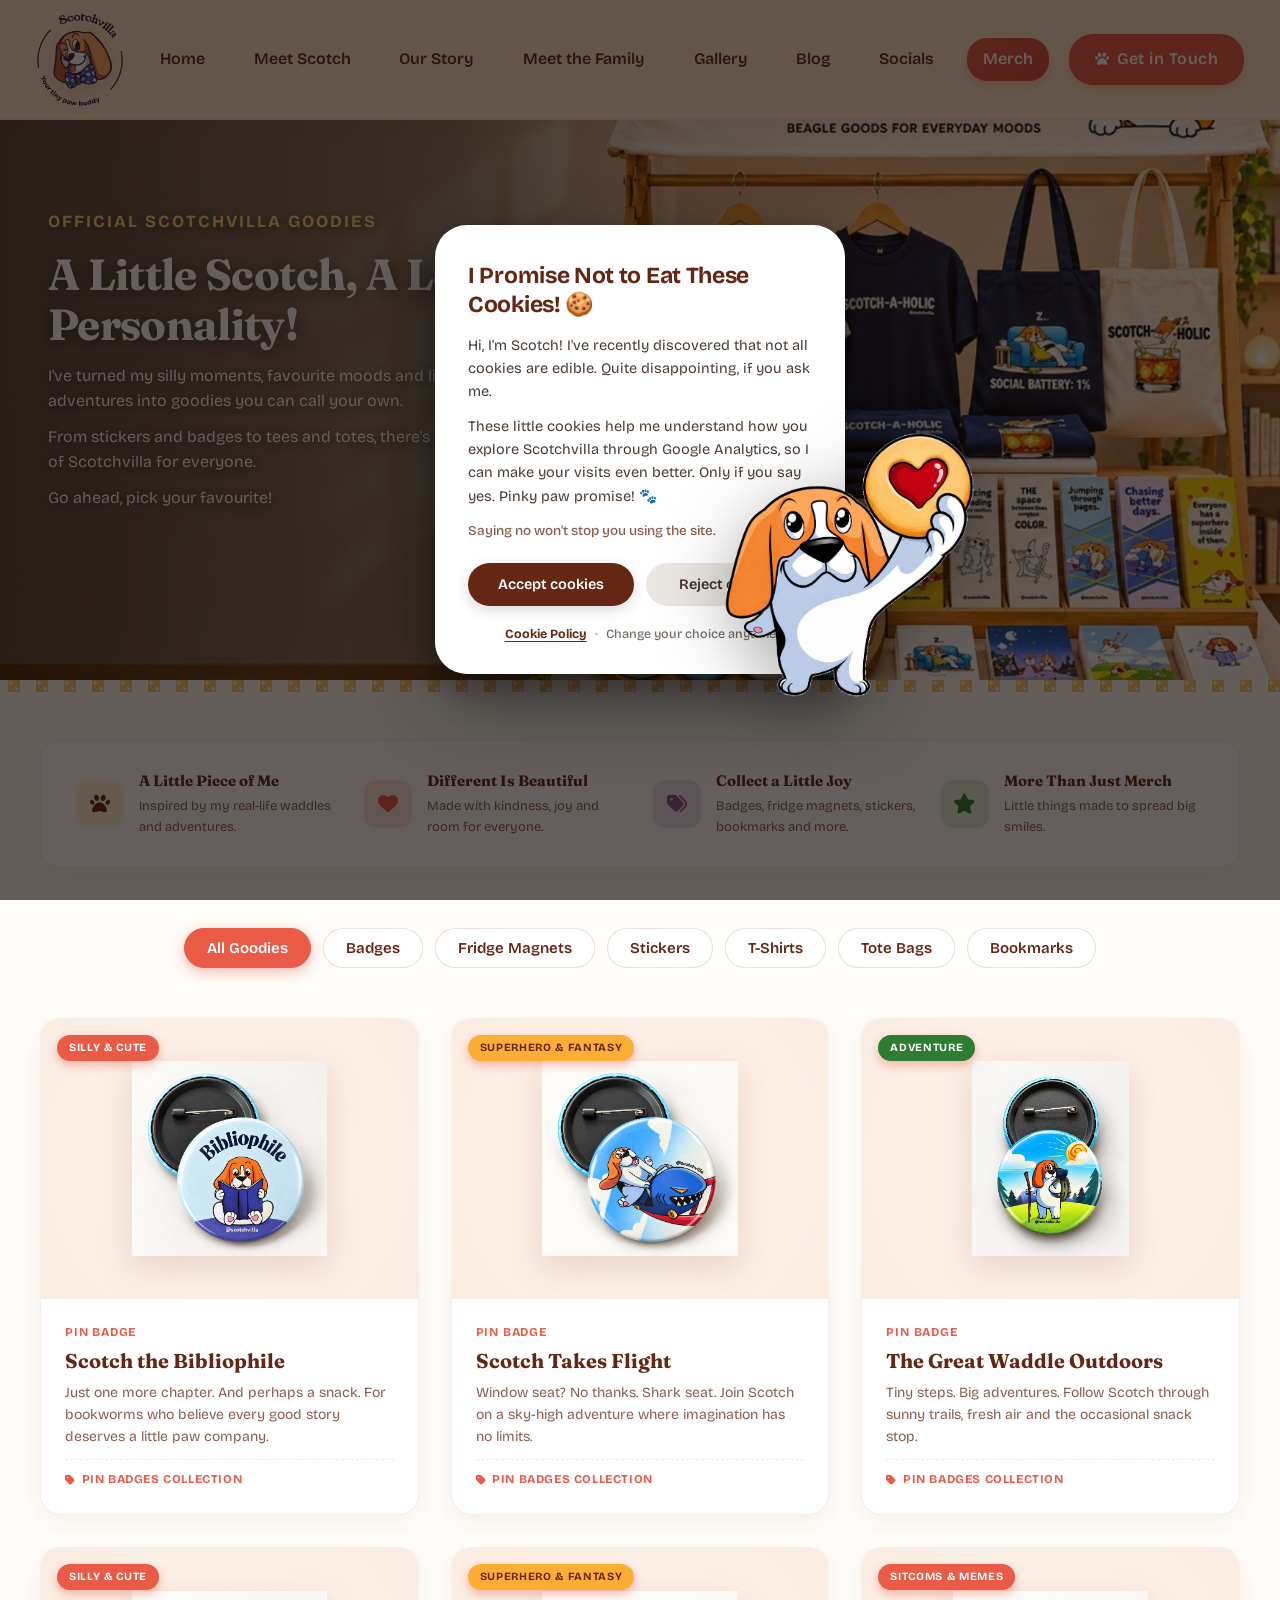
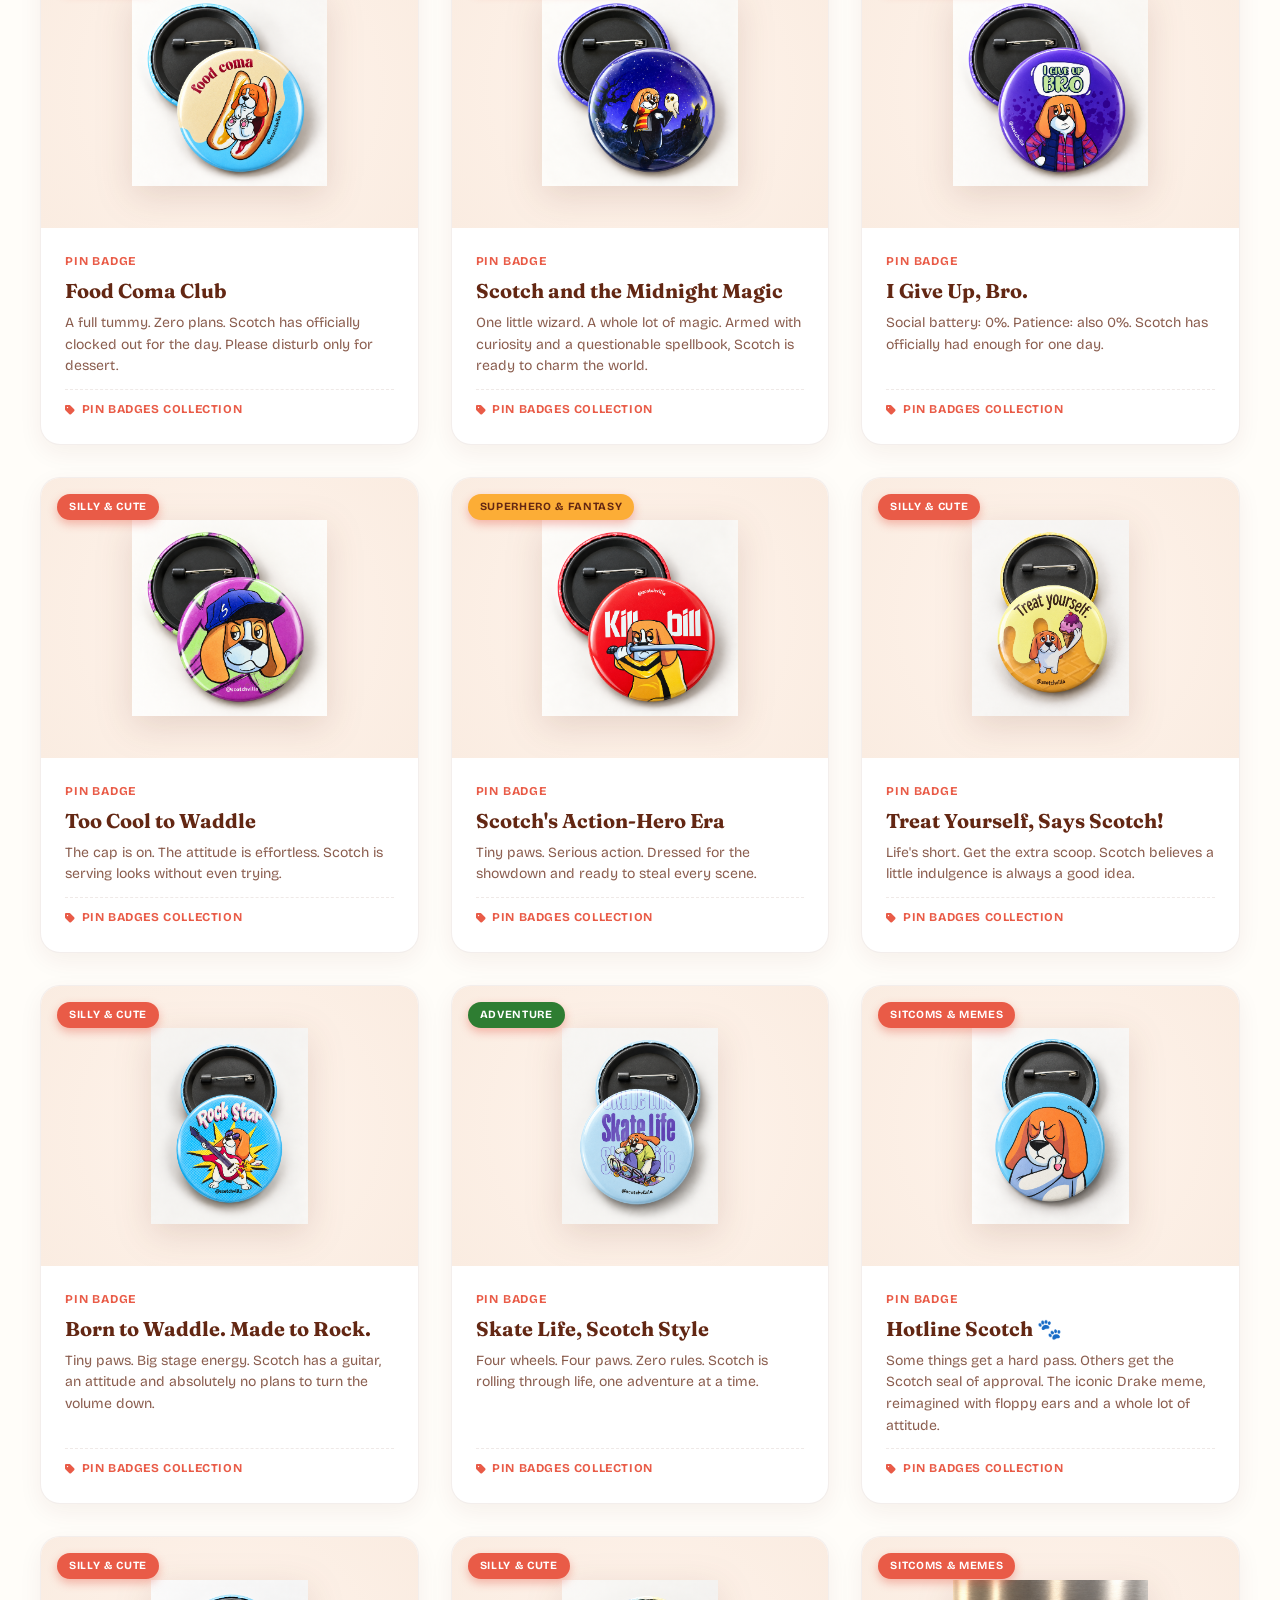
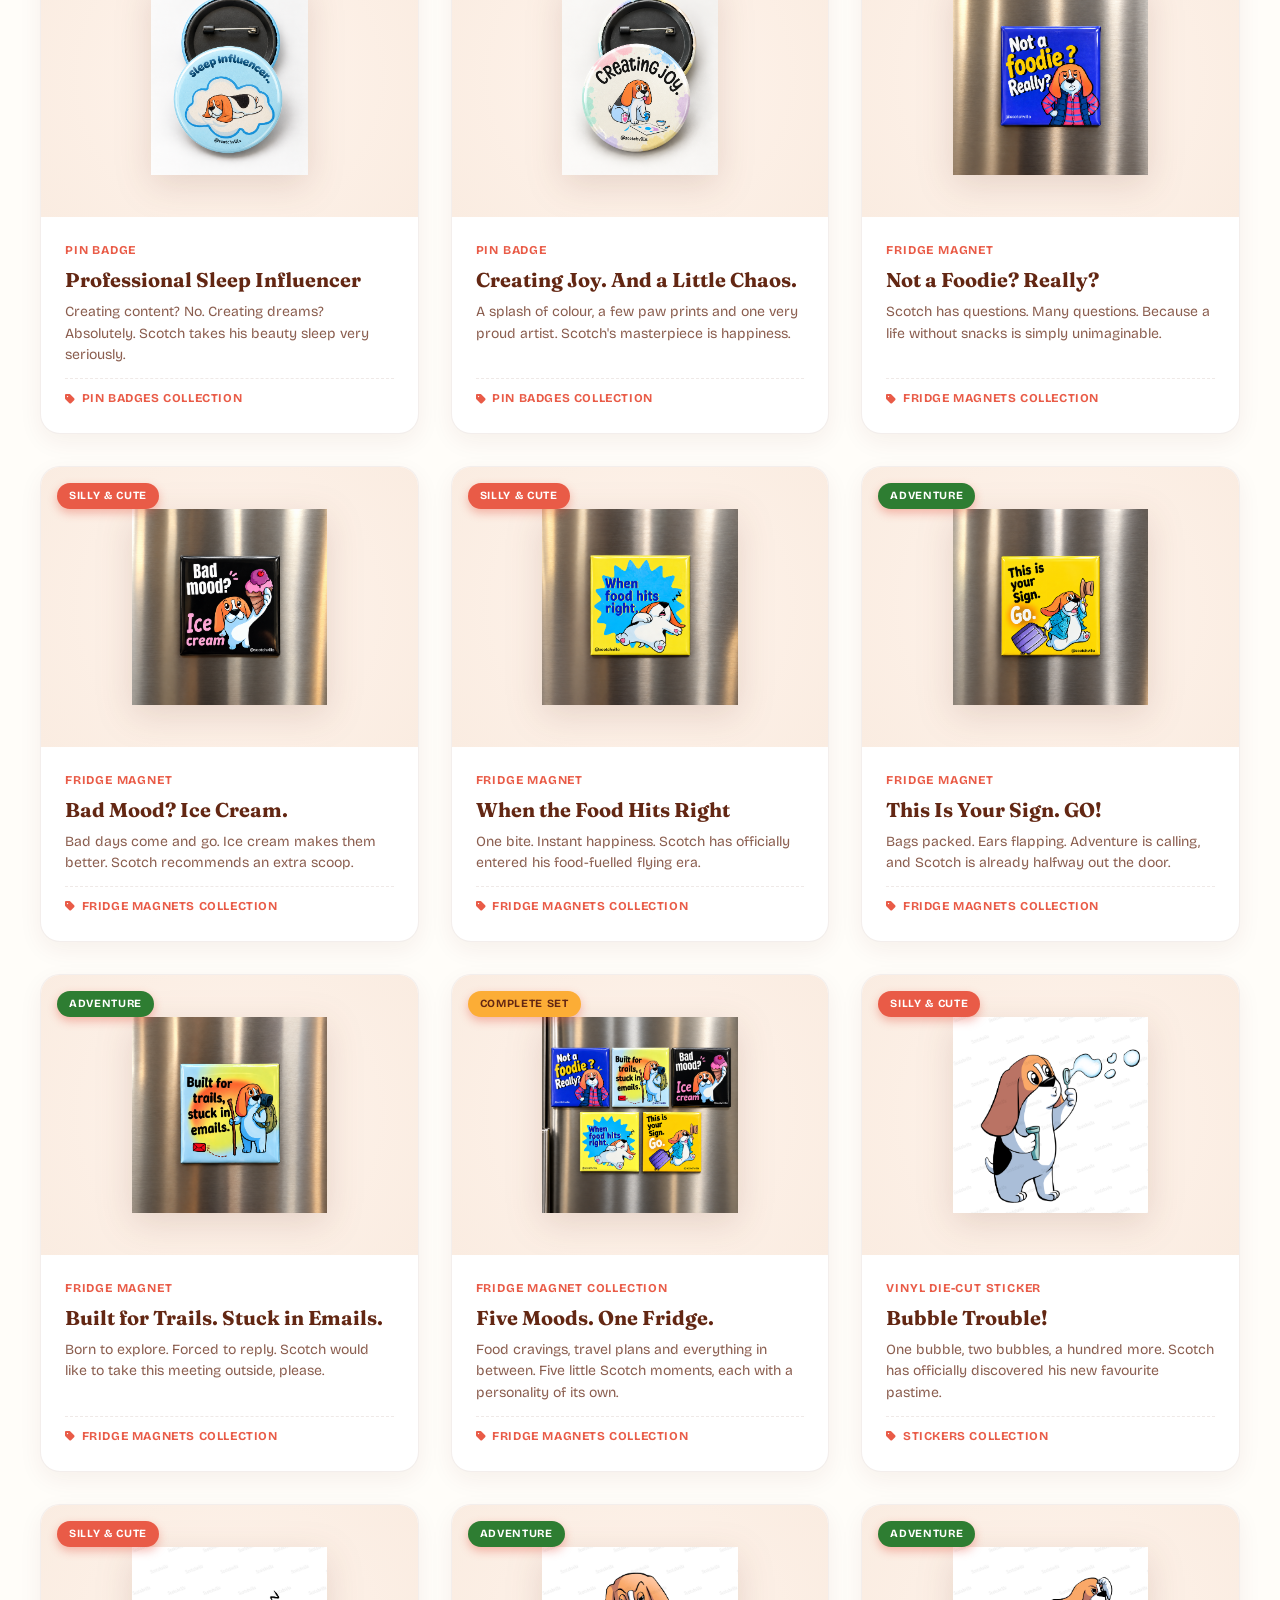
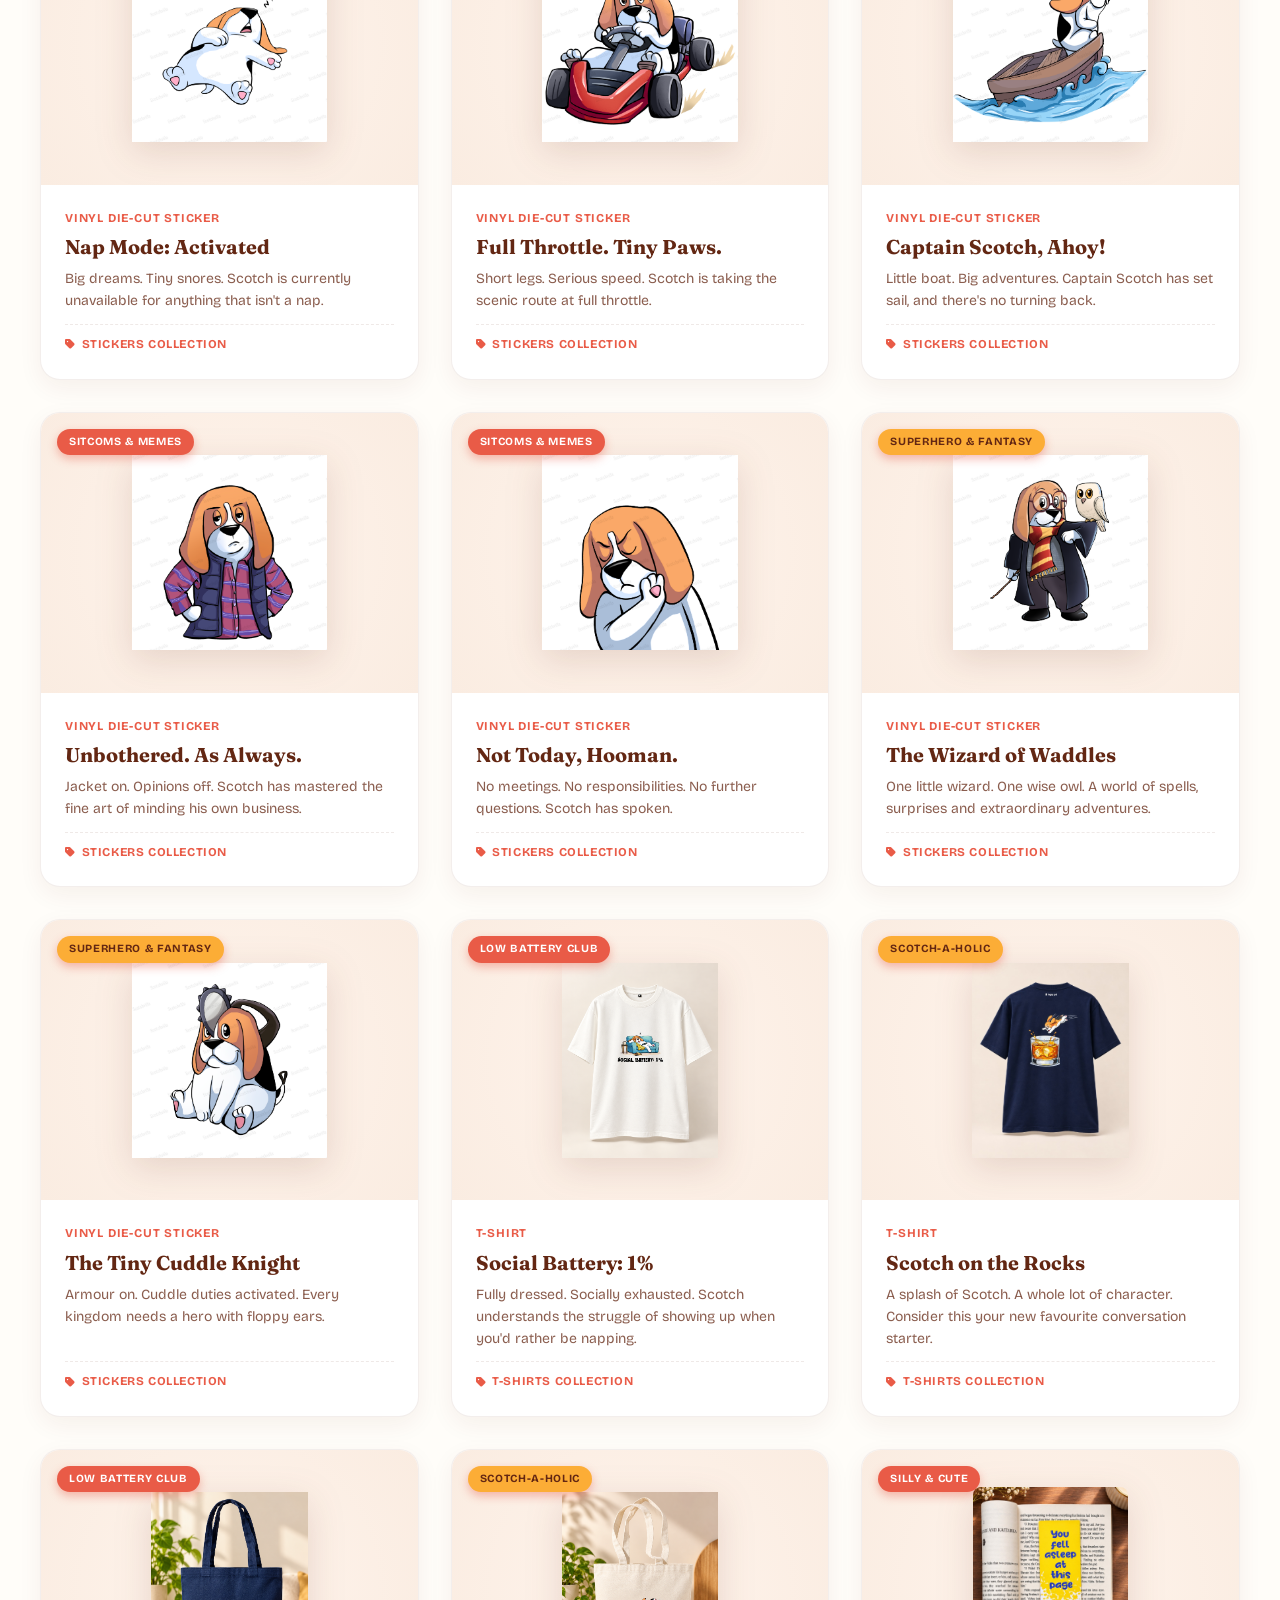
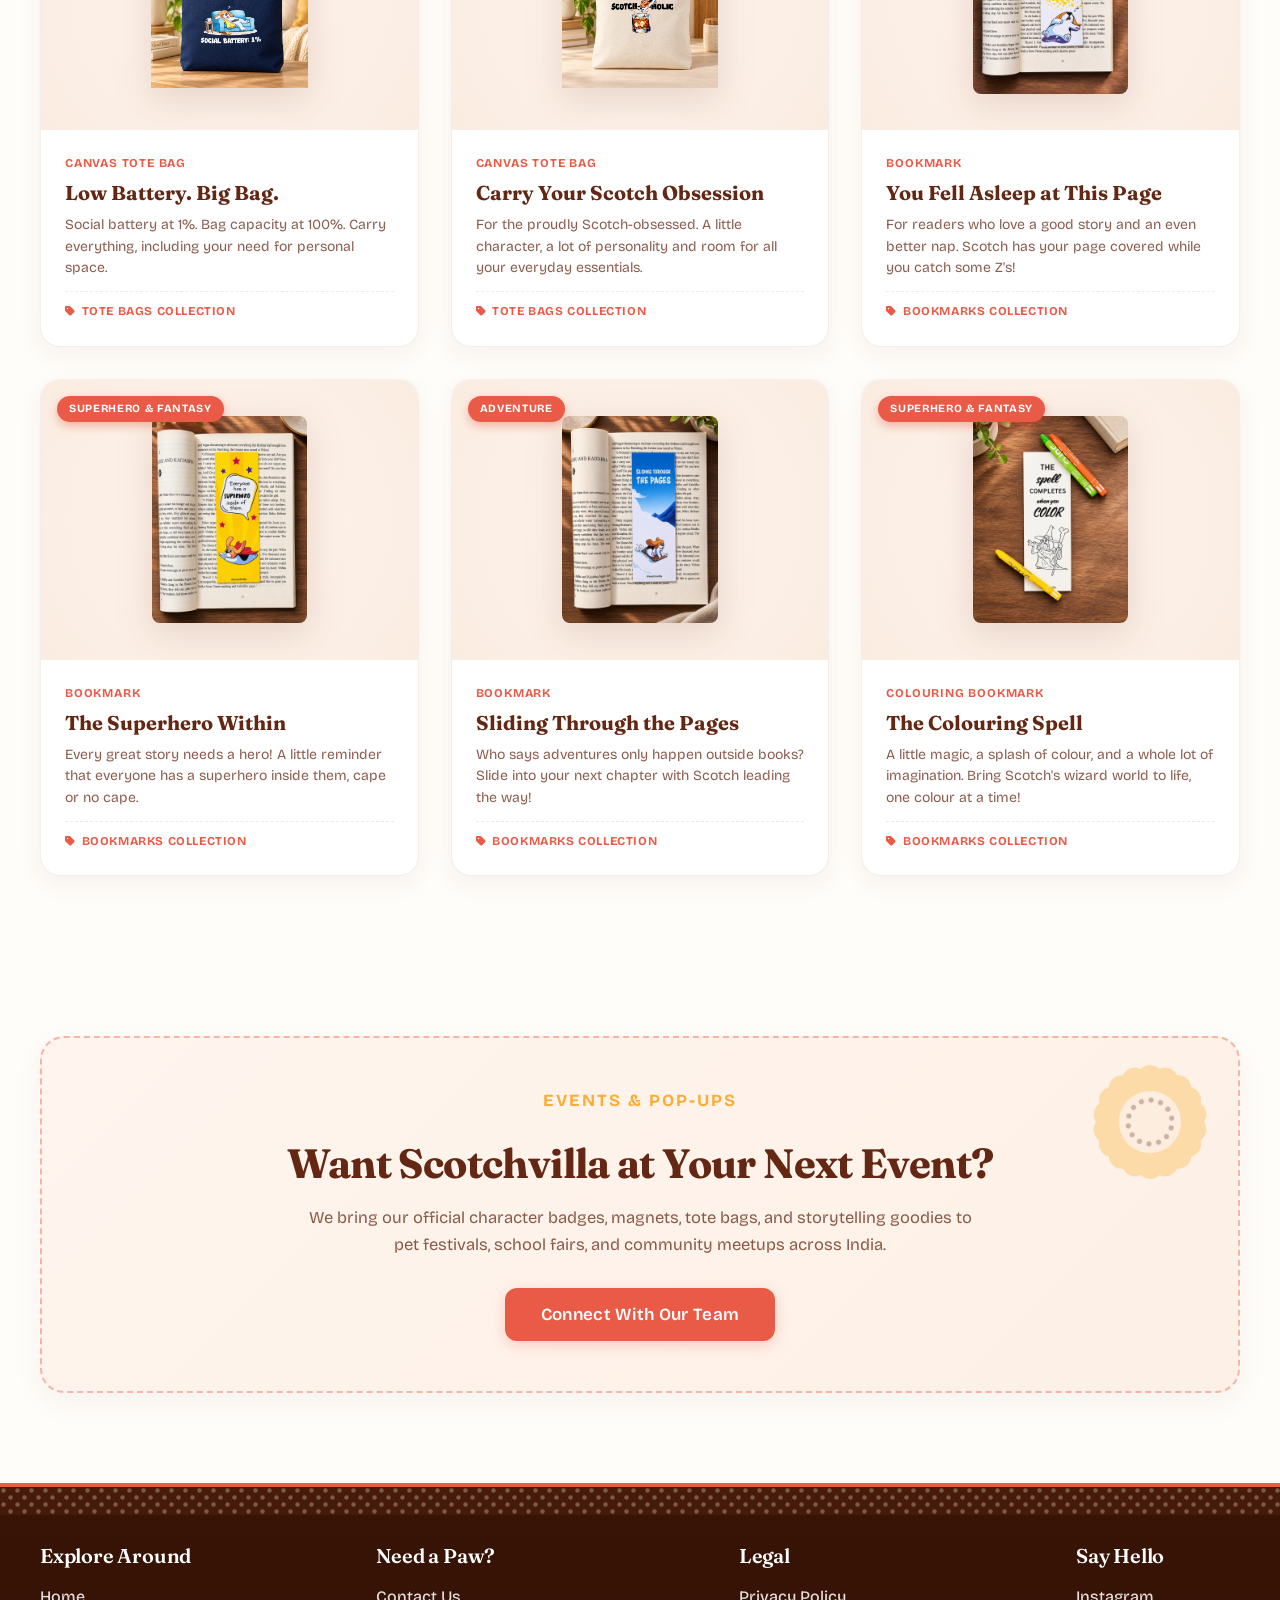
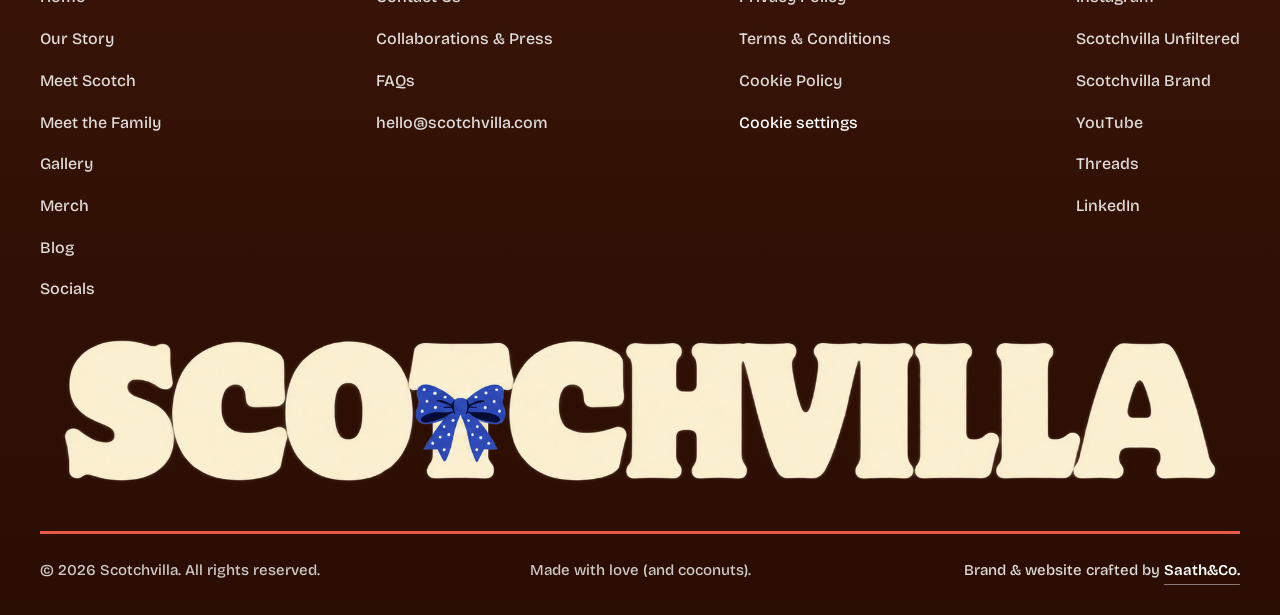
<file: merch.html>
<!DOCTYPE html>
<html lang="en">
<head>
  <meta charset="UTF-8">
  <meta name="viewport" content="width=device-width, initial-scale=1.0">
  <title>Merch — Official Scotchvilla Collection | Wear What Makes You Different</title>
  <meta name="description" content="Shop official Scotchvilla character-led merchandise. Apparel, mugs, accessories, and pet products built on kindness, comfort, and joy.">
  
  <!-- Favicon -->
  <link rel="icon" type="image/png" sizes="32x32" href="images/favicon-32x32.png">
  <link rel="icon" type="image/png" sizes="192x192" href="images/favicon-192x192.png">
  <link rel="apple-touch-icon" href="images/apple-touch-icon.png">

  <!-- Google Fonts Preconnect -->
  <link rel="preconnect" href="https://fonts.googleapis.com">
  <link rel="preconnect" href="https://fonts.gstatic.com" crossorigin>
  <link href="https://fonts.googleapis.com/css2?family=Bricolage+Grotesque:opsz,wght@12..96,400..700&family=Caveat:wght@600;700&family=Fraunces:ital,opsz,wght@0,9..144,400..800;1,9..144,400..800&display=swap" rel="stylesheet">

  <!-- Font Awesome Icons -->
  <link rel="stylesheet" href="https://cdnjs.cloudflare.com/ajax/libs/font-awesome/6.4.0/css/all.min.css" integrity="sha512-iecdLmaskl7CVkqkXNQ/ZH/XLlvWZOJyj7Yy7tcenmpD1ypASozpmT/E0iPtmFIB46ZmdtAc9eNBvH0H/ZpiBw==" crossorigin="anonymous" referrerpolicy="no-referrer">

  <!-- Main & Subpages Stylesheets -->
  <link rel="stylesheet" href="css/style.css?v=88.0">
  <link rel="stylesheet" href="css/pages.css?v=45.0">
</head>
<body class="page-merch">

  <!-- ==================== HEADER / NAVBAR ==================== -->
  <header id="site-header" class="site-header">
    <div class="nav-container">
      <a href="index.html" class="logo-link" title="Scotchvilla">
        <img src="images/scotchvilla-logo.png" alt="Scotchvilla - Your tiny paw buddy" class="logo-img" width="580" height="622">
      </a>

      <!-- Desktop Nav -->
      <nav class="desktop-nav" aria-label="Main Navigation">
        <ul class="nav-menu">
          <li class="nav-item"><a href="index.html#hero" class="nav-link">Home</a></li>
          <li class="nav-item"><a href="index.html#meet-scotch" class="nav-link">Meet Scotch</a></li>
          <li class="nav-item"><a href="index.html#story-so-far" class="nav-link">Our Story</a></li>
          <li class="nav-item"><a href="index.html#puppies" class="nav-link">Meet the Family</a></li>
          <li class="nav-item"><a href="gallery.html" class="nav-link">Gallery</a></li>
          <li class="nav-item"><a href="blog.html" class="nav-link">Blog</a></li>
          <li class="nav-item"><a href="socials.html" class="nav-link">Socials</a></li>
          <li class="nav-item"><a href="merch.html" class="nav-link active">Merch</a></li>
        </ul>
      </nav>

      <!-- CTA Button -->
      <div class="header-actions">
        <a href="#contact-modal" class="btn btn-primary nav-cta open-contact-trigger"><i class="fas fa-paw nav-paw-icon"></i> Get in Touch</a>
        <button id="mobile-menu-toggle" class="mobile-toggle" aria-label="Toggle navigation menu" aria-expanded="false">
          <span class="hamburger-bar"></span>
          <span class="hamburger-bar"></span>
          <span class="hamburger-bar"></span>
        </button>
      </div>
    </div>

    <!-- Mobile Drawer Navigation -->
    <div id="mobile-nav-drawer" class="mobile-nav-drawer">
      <ul class="mobile-menu">
        <li class="mobile-item"><a href="index.html#hero" class="mobile-link">Home</a></li>
        <li class="mobile-item"><a href="index.html#meet-scotch" class="mobile-link">Meet Scotch</a></li>
        <li class="mobile-item"><a href="index.html#story-so-far" class="mobile-link">Our Story</a></li>
        <li class="mobile-item"><a href="index.html#puppies" class="mobile-link">Meet the Family</a></li>
        <li class="mobile-item"><a href="gallery.html" class="mobile-link">Gallery</a></li>
        <li class="mobile-item"><a href="blog.html" class="mobile-link">Blog</a></li>
        <li class="mobile-item"><a href="socials.html" class="mobile-link">Socials</a></li>
        <li class="mobile-item"><a href="merch.html" class="mobile-link active">Merch</a></li>
        <li class="mobile-item mobile-cta-wrap">
          <a href="#contact-modal" class="btn btn-primary btn-block open-contact-trigger">Get in Touch</a>
        </li>
      </ul>
    </div>
  </header>

  <main id="main-content">

    <!-- ==================== HERO BANNER ==================== -->
    <section class="subpage-hero merch-hero">
      <div class="merch-hero-container">
        <div class="merch-hero-content">
          <span class="section-badge gold-badge">OFFICIAL SCOTCHVILLA GOODIES</span>
          <h1 class="subpage-title">A Little Scotch, A Lot of Personality!</h1>
          <div class="merch-hero-copy">
            <p>I've turned my silly moments, favourite moods and little adventures into goodies you can call your own.</p>
            <p>From stickers and badges to tees and totes, there's a little piece of Scotchvilla for everyone.</p>
            <p>Go ahead, pick your favourite!</p>
          </div>
        </div>
      </div>
    </section>

    <!-- ==================== MERCH SECTION ==================== -->
    <section class="merch-section">
      <div class="section-container">
        
        <!-- Trust Badges Bar -->
        <div class="trust-badges-bar">
          <div class="trust-badge-item">
            <div class="trust-badge-icon"><i class="fas fa-paw"></i></div>
            <div class="trust-badge-text">
              <h4>A Little Piece of Me</h4>
              <p>Inspired by my real-life waddles and adventures.</p>
            </div>
          </div>
          <div class="trust-badge-item">
            <div class="trust-badge-icon"><i class="fas fa-heart"></i></div>
            <div class="trust-badge-text">
              <h4>Different Is Beautiful</h4>
              <p>Made with kindness, joy and room for everyone.</p>
            </div>
          </div>
          <div class="trust-badge-item">
            <div class="trust-badge-icon"><i class="fas fa-tags"></i></div>
            <div class="trust-badge-text">
              <h4>Collect a Little Joy</h4>
              <p>Badges, fridge magnets, stickers, bookmarks and more.</p>
            </div>
          </div>
          <div class="trust-badge-item">
            <div class="trust-badge-icon"><i class="fas fa-star"></i></div>
            <div class="trust-badge-text">
              <h4>More Than Just Merch</h4>
              <p>Little things made to spread big smiles.</p>
            </div>
          </div>
        </div>

        <!-- Category Filters -->
        <div class="filter-bar" id="merch-filters">
          <button class="filter-btn active" data-filter="all">All Goodies</button>
          <button class="filter-btn" data-filter="badges">Badges</button>
          <button class="filter-btn" data-filter="magnets">Fridge Magnets</button>
          <button class="filter-btn" data-filter="stickers">Stickers</button>
          <button class="filter-btn" data-filter="tshirts">T-Shirts</button>
          <button class="filter-btn" data-filter="totebags">Tote Bags</button>
          <button class="filter-btn" data-filter="bookmarks">Bookmarks</button>
        </div>

        <!-- Merch Grid -->
        <div class="merch-grid" id="merch-grid">

          <!-- Card 01: Scotch the Bibliophile -->
          <article class="product-card" data-category="badges">
            <span class="product-badge">SILLY & CUTE</span>
            <div class="product-media-box">
              <img src="images/merch/badges/1.png" alt="Scotch the Bibliophile" class="product-img" loading="lazy">
            </div>
            <div class="product-info">
              <div class="product-type-label">Pin Badge</div>
              <h3 class="product-name">Scotch the Bibliophile</h3>
              <p class="product-desc">Just one more chapter. And perhaps a snack. For bookworms who believe every good story deserves a little paw company.</p>
              <div class="product-tag-chip"><i class="fas fa-tag"></i> PIN BADGES COLLECTION</div>
            </div>
          </article>

          <!-- Card 02: Scotch Takes Flight -->
          <article class="product-card" data-category="badges">
            <span class="product-badge badge-gold">SUPERHERO & FANTASY</span>
            <div class="product-media-box">
              <img src="images/merch/badges/2.png" alt="Scotch Takes Flight" class="product-img" loading="lazy">
            </div>
            <div class="product-info">
              <div class="product-type-label">Pin Badge</div>
              <h3 class="product-name">Scotch Takes Flight</h3>
              <p class="product-desc">Window seat? No thanks. Shark seat. Join Scotch on a sky-high adventure where imagination has no limits.</p>
              <div class="product-tag-chip"><i class="fas fa-tag"></i> PIN BADGES COLLECTION</div>
            </div>
          </article>

          <!-- Card 03: The Great Waddle Outdoors -->
          <article class="product-card" data-category="badges">
            <span class="product-badge badge-green">ADVENTURE</span>
            <div class="product-media-box">
              <img src="images/merch/badges/3.png" alt="The Great Waddle Outdoors" class="product-img" loading="lazy">
            </div>
            <div class="product-info">
              <div class="product-type-label">Pin Badge</div>
              <h3 class="product-name">The Great Waddle Outdoors</h3>
              <p class="product-desc">Tiny steps. Big adventures. Follow Scotch through sunny trails, fresh air and the occasional snack stop.</p>
              <div class="product-tag-chip"><i class="fas fa-tag"></i> PIN BADGES COLLECTION</div>
            </div>
          </article>

          <!-- Card 04: Food Coma Club -->
          <article class="product-card" data-category="badges">
            <span class="product-badge">SILLY &amp; CUTE</span>
            <div class="product-media-box">
              <img src="images/merch/badges/4.png" alt="Food Coma Club" class="product-img" loading="lazy">
            </div>
            <div class="product-info">
              <div class="product-type-label">Pin Badge</div>
              <h3 class="product-name">Food Coma Club</h3>
              <p class="product-desc">A full tummy. Zero plans. Scotch has officially clocked out for the day. Please disturb only for dessert.</p>
              <div class="product-tag-chip"><i class="fas fa-tag"></i> PIN BADGES COLLECTION</div>
            </div>
          </article>

          <!-- Card 05: Scotch and the Midnight Magic -->
          <article class="product-card" data-category="badges">
            <span class="product-badge badge-gold">SUPERHERO & FANTASY</span>
            <div class="product-media-box">
              <img src="images/merch/badges/5.png" alt="Scotch and the Midnight Magic" class="product-img" loading="lazy">
            </div>
            <div class="product-info">
              <div class="product-type-label">Pin Badge</div>
              <h3 class="product-name">Scotch and the Midnight Magic</h3>
              <p class="product-desc">One little wizard. A whole lot of magic. Armed with curiosity and a questionable spellbook, Scotch is ready to charm the world.</p>
              <div class="product-tag-chip"><i class="fas fa-tag"></i> PIN BADGES COLLECTION</div>
            </div>
          </article>

          <!-- Card 06: I Give Up, Bro. -->
          <article class="product-card" data-category="badges">
            <span class="product-badge">SITCOMS &amp; MEMES</span>
            <div class="product-media-box">
              <img src="images/merch/badges/6.png" alt="I Give Up, Bro." class="product-img" loading="lazy">
            </div>
            <div class="product-info">
              <div class="product-type-label">Pin Badge</div>
              <h3 class="product-name">I Give Up, Bro.</h3>
              <p class="product-desc">Social battery: 0%. Patience: also 0%. Scotch has officially had enough for one day.</p>
              <div class="product-tag-chip"><i class="fas fa-tag"></i> PIN BADGES COLLECTION</div>
            </div>
          </article>

          <!-- Card 07: Too Cool to Waddle -->
          <article class="product-card" data-category="badges">
            <span class="product-badge">SILLY & CUTE</span>
            <div class="product-media-box">
              <img src="images/merch/badges/7.png" alt="Too Cool to Waddle" class="product-img" loading="lazy">
            </div>
            <div class="product-info">
              <div class="product-type-label">Pin Badge</div>
              <h3 class="product-name">Too Cool to Waddle</h3>
              <p class="product-desc">The cap is on. The attitude is effortless. Scotch is serving looks without even trying.</p>
              <div class="product-tag-chip"><i class="fas fa-tag"></i> PIN BADGES COLLECTION</div>
            </div>
          </article>

          <!-- Card 08: Scotch's Action-Hero Era -->
          <article class="product-card" data-category="badges">
            <span class="product-badge badge-gold">SUPERHERO & FANTASY</span>
            <div class="product-media-box">
              <img src="images/merch/badges/8.png" alt="Scotch's Action-Hero Era" class="product-img" loading="lazy">
            </div>
            <div class="product-info">
              <div class="product-type-label">Pin Badge</div>
              <h3 class="product-name">Scotch's Action-Hero Era</h3>
              <p class="product-desc">Tiny paws. Serious action. Dressed for the showdown and ready to steal every scene.</p>
              <div class="product-tag-chip"><i class="fas fa-tag"></i> PIN BADGES COLLECTION</div>
            </div>
          </article>

          <!-- Card 09: Treat Yourself, Says Scotch! -->
          <article class="product-card" data-category="badges">
            <span class="product-badge">SILLY & CUTE</span>
            <div class="product-media-box">
              <img src="images/merch/badges/10.png" alt="Treat Yourself, Says Scotch!" class="product-img" loading="lazy">
            </div>
            <div class="product-info">
              <div class="product-type-label">Pin Badge</div>
              <h3 class="product-name">Treat Yourself, Says Scotch!</h3>
              <p class="product-desc">Life's short. Get the extra scoop. Scotch believes a little indulgence is always a good idea.</p>
              <div class="product-tag-chip"><i class="fas fa-tag"></i> PIN BADGES COLLECTION</div>
            </div>
          </article>

          <!-- Card 10: Born to Waddle. Made to Rock. -->
          <article class="product-card" data-category="badges">
            <span class="product-badge">SILLY &amp; CUTE</span>
            <div class="product-media-box">
              <img src="images/merch/badges/11.png" alt="Born to Waddle. Made to Rock." class="product-img" loading="lazy">
            </div>
            <div class="product-info">
              <div class="product-type-label">Pin Badge</div>
              <h3 class="product-name">Born to Waddle. Made to Rock.</h3>
              <p class="product-desc">Tiny paws. Big stage energy. Scotch has a guitar, an attitude and absolutely no plans to turn the volume down.</p>
              <div class="product-tag-chip"><i class="fas fa-tag"></i> PIN BADGES COLLECTION</div>
            </div>
          </article>

          <!-- Card 11: Skate Life, Scotch Style -->
          <article class="product-card" data-category="badges">
            <span class="product-badge badge-green">ADVENTURE</span>
            <div class="product-media-box">
              <img src="images/merch/badges/12.png" alt="Skate Life, Scotch Style" class="product-img" loading="lazy">
            </div>
            <div class="product-info">
              <div class="product-type-label">Pin Badge</div>
              <h3 class="product-name">Skate Life, Scotch Style</h3>
              <p class="product-desc">Four wheels. Four paws. Zero rules. Scotch is rolling through life, one adventure at a time.</p>
              <div class="product-tag-chip"><i class="fas fa-tag"></i> PIN BADGES COLLECTION</div>
            </div>
          </article>

          <!-- Card 12: Hotline Scotch -->
          <article class="product-card" data-category="badges">
            <span class="product-badge">SITCOMS &amp; MEMES</span>
            <div class="product-media-box">
              <img src="images/merch/badges/13.png" alt="Hotline Scotch 🐾" class="product-img" loading="lazy">
            </div>
            <div class="product-info">
              <div class="product-type-label">Pin Badge</div>
              <h3 class="product-name">Hotline Scotch 🐾</h3>
              <p class="product-desc">Some things get a hard pass. Others get the Scotch seal of approval. The iconic Drake meme, reimagined with floppy ears and a whole lot of attitude.</p>
              <div class="product-tag-chip"><i class="fas fa-tag"></i> PIN BADGES COLLECTION</div>
            </div>
          </article>

          <!-- Card 13: Professional Sleep Influencer -->
          <article class="product-card" data-category="badges">
            <span class="product-badge">SILLY &amp; CUTE</span>
            <div class="product-media-box">
              <img src="images/merch/badges/14.png" alt="Professional Sleep Influencer" class="product-img" loading="lazy">
            </div>
            <div class="product-info">
              <div class="product-type-label">Pin Badge</div>
              <h3 class="product-name">Professional Sleep Influencer</h3>
              <p class="product-desc">Creating content? No. Creating dreams? Absolutely. Scotch takes his beauty sleep very seriously.</p>
              <div class="product-tag-chip"><i class="fas fa-tag"></i> PIN BADGES COLLECTION</div>
            </div>
          </article>

          <!-- Card 14: Creating Joy. And a Little Chaos. -->
          <article class="product-card" data-category="badges">
            <span class="product-badge">SILLY & CUTE</span>
            <div class="product-media-box">
              <img src="images/merch/badges/15.png" alt="Creating Joy. And a Little Chaos." class="product-img" loading="lazy">
            </div>
            <div class="product-info">
              <div class="product-type-label">Pin Badge</div>
              <h3 class="product-name">Creating Joy. And a Little Chaos.</h3>
              <p class="product-desc">A splash of colour, a few paw prints and one very proud artist. Scotch's masterpiece is happiness.</p>
              <div class="product-tag-chip"><i class="fas fa-tag"></i> PIN BADGES COLLECTION</div>
            </div>
          </article>

          <!-- Card 15: Not a Foodie? Really? -->
          <article class="product-card" data-category="magnets">
            <span class="product-badge">SITCOMS &amp; MEMES</span>
            <div class="product-media-box">
              <img src="images/merch/magnets/magnet-01.png" alt="Not a Foodie? Really?" class="product-img" loading="lazy">
            </div>
            <div class="product-info">
              <div class="product-type-label">Fridge Magnet</div>
              <h3 class="product-name">Not a Foodie? Really?</h3>
              <p class="product-desc">Scotch has questions. Many questions. Because a life without snacks is simply unimaginable.</p>
              <div class="product-tag-chip"><i class="fas fa-tag"></i> FRIDGE MAGNETS COLLECTION</div>
            </div>
          </article>

          <!-- Card 16: Bad Mood? Ice Cream. -->
          <article class="product-card" data-category="magnets">
            <span class="product-badge">SILLY & CUTE</span>
            <div class="product-media-box">
              <img src="images/merch/magnets/magnet-02.png" alt="Bad Mood? Ice Cream." class="product-img" loading="lazy">
            </div>
            <div class="product-info">
              <div class="product-type-label">Fridge Magnet</div>
              <h3 class="product-name">Bad Mood? Ice Cream.</h3>
              <p class="product-desc">Bad days come and go. Ice cream makes them better. Scotch recommends an extra scoop.</p>
              <div class="product-tag-chip"><i class="fas fa-tag"></i> FRIDGE MAGNETS COLLECTION</div>
            </div>
          </article>

          <!-- Card 17: When the Food Hits Right -->
          <article class="product-card" data-category="magnets">
            <span class="product-badge">SILLY & CUTE</span>
            <div class="product-media-box">
              <img src="images/merch/magnets/magnet-03.png" alt="When the Food Hits Right" class="product-img" loading="lazy">
            </div>
            <div class="product-info">
              <div class="product-type-label">Fridge Magnet</div>
              <h3 class="product-name">When the Food Hits Right</h3>
              <p class="product-desc">One bite. Instant happiness. Scotch has officially entered his food-fuelled flying era.</p>
              <div class="product-tag-chip"><i class="fas fa-tag"></i> FRIDGE MAGNETS COLLECTION</div>
            </div>
          </article>

          <!-- Card 18: This Is Your Sign. GO! -->
          <article class="product-card" data-category="magnets">
            <span class="product-badge badge-green">ADVENTURE</span>
            <div class="product-media-box">
              <img src="images/merch/magnets/magnet-04.png" alt="This Is Your Sign. GO!" class="product-img" loading="lazy">
            </div>
            <div class="product-info">
              <div class="product-type-label">Fridge Magnet</div>
              <h3 class="product-name">This Is Your Sign. GO!</h3>
              <p class="product-desc">Bags packed. Ears flapping. Adventure is calling, and Scotch is already halfway out the door.</p>
              <div class="product-tag-chip"><i class="fas fa-tag"></i> FRIDGE MAGNETS COLLECTION</div>
            </div>
          </article>

          <!-- Card 19: Built for Trails. Stuck in Emails. -->
          <article class="product-card" data-category="magnets">
            <span class="product-badge badge-green">ADVENTURE</span>
            <div class="product-media-box">
              <img src="images/merch/magnets/magnet-05.png" alt="Built for Trails. Stuck in Emails." class="product-img" loading="lazy">
            </div>
            <div class="product-info">
              <div class="product-type-label">Fridge Magnet</div>
              <h3 class="product-name">Built for Trails. Stuck in Emails.</h3>
              <p class="product-desc">Born to explore. Forced to reply. Scotch would like to take this meeting outside, please.</p>
              <div class="product-tag-chip"><i class="fas fa-tag"></i> FRIDGE MAGNETS COLLECTION</div>
            </div>
          </article>

          <!-- Card 20: Five Moods. One Fridge. -->
          <article class="product-card" data-category="magnets">
            <span class="product-badge badge-gold">COMPLETE SET</span>
            <div class="product-media-box">
              <img src="images/merch/magnets/magnet-06.png" alt="Five Moods. One Fridge." class="product-img" loading="lazy">
            </div>
            <div class="product-info">
              <div class="product-type-label">Fridge Magnet Collection</div>
              <h3 class="product-name">Five Moods. One Fridge.</h3>
              <p class="product-desc">Food cravings, travel plans and everything in between. Five little Scotch moments, each with a personality of its own.</p>
              <div class="product-tag-chip"><i class="fas fa-tag"></i> FRIDGE MAGNETS COLLECTION</div>
            </div>
          </article>

          <!-- Card 21: Bubble Trouble! -->
          <article class="product-card" data-category="stickers">
            <span class="product-badge">SILLY & CUTE</span>
            <div class="product-media-box">
              <img src="images/merch/stickers/sticker-silly-01.png" alt="Bubble Trouble!" class="product-img" loading="lazy">
            </div>
            <div class="product-info">
              <div class="product-type-label">Vinyl Die-Cut Sticker</div>
              <h3 class="product-name">Bubble Trouble!</h3>
              <p class="product-desc">One bubble, two bubbles, a hundred more. Scotch has officially discovered his new favourite pastime.</p>
              <div class="product-tag-chip"><i class="fas fa-tag"></i> STICKERS COLLECTION</div>
            </div>
          </article>

          <!-- Card 22: Nap Mode: Activated -->
          <article class="product-card" data-category="stickers">
            <span class="product-badge">SILLY & CUTE</span>
            <div class="product-media-box">
              <img src="images/merch/stickers/sticker-silly-02.png" alt="Nap Mode: Activated" class="product-img" loading="lazy">
            </div>
            <div class="product-info">
              <div class="product-type-label">Vinyl Die-Cut Sticker</div>
              <h3 class="product-name">Nap Mode: Activated</h3>
              <p class="product-desc">Big dreams. Tiny snores. Scotch is currently unavailable for anything that isn't a nap.</p>
              <div class="product-tag-chip"><i class="fas fa-tag"></i> STICKERS COLLECTION</div>
            </div>
          </article>

          <!-- Card 23: Full Throttle. Tiny Paws. -->
          <article class="product-card" data-category="stickers">
            <span class="product-badge badge-green">ADVENTURE</span>
            <div class="product-media-box">
              <img src="images/merch/stickers/sticker-adventure-01.png" alt="Full Throttle. Tiny Paws." class="product-img" loading="lazy">
            </div>
            <div class="product-info">
              <div class="product-type-label">Vinyl Die-Cut Sticker</div>
              <h3 class="product-name">Full Throttle. Tiny Paws.</h3>
              <p class="product-desc">Short legs. Serious speed. Scotch is taking the scenic route at full throttle.</p>
              <div class="product-tag-chip"><i class="fas fa-tag"></i> STICKERS COLLECTION</div>
            </div>
          </article>

          <!-- Card 24: Captain Scotch, Ahoy! -->
          <article class="product-card" data-category="stickers">
            <span class="product-badge badge-green">ADVENTURE</span>
            <div class="product-media-box">
              <img src="images/merch/stickers/sticker-adventure-02.png" alt="Captain Scotch, Ahoy!" class="product-img" loading="lazy">
            </div>
            <div class="product-info">
              <div class="product-type-label">Vinyl Die-Cut Sticker</div>
              <h3 class="product-name">Captain Scotch, Ahoy!</h3>
              <p class="product-desc">Little boat. Big adventures. Captain Scotch has set sail, and there's no turning back.</p>
              <div class="product-tag-chip"><i class="fas fa-tag"></i> STICKERS COLLECTION</div>
            </div>
          </article>

          <!-- Card 25: Unbothered. As Always. -->
          <article class="product-card" data-category="stickers">
            <span class="product-badge">SITCOMS &amp; MEMES</span>
            <div class="product-media-box">
              <img src="images/merch/stickers/sticker-sitcom-01.png" alt="Unbothered. As Always." class="product-img" loading="lazy">
            </div>
            <div class="product-info">
              <div class="product-type-label">Vinyl Die-Cut Sticker</div>
              <h3 class="product-name">Unbothered. As Always.</h3>
              <p class="product-desc">Jacket on. Opinions off. Scotch has mastered the fine art of minding his own business.</p>
              <div class="product-tag-chip"><i class="fas fa-tag"></i> STICKERS COLLECTION</div>
            </div>
          </article>

          <!-- Card 26: Not Today, Hooman. -->
          <article class="product-card" data-category="stickers">
            <span class="product-badge">SITCOMS &amp; MEMES</span>
            <div class="product-media-box">
              <img src="images/merch/stickers/sticker-sitcom-02.png" alt="Not Today, Hooman." class="product-img" loading="lazy">
            </div>
            <div class="product-info">
              <div class="product-type-label">Vinyl Die-Cut Sticker</div>
              <h3 class="product-name">Not Today, Hooman.</h3>
              <p class="product-desc">No meetings. No responsibilities. No further questions. Scotch has spoken.</p>
              <div class="product-tag-chip"><i class="fas fa-tag"></i> STICKERS COLLECTION</div>
            </div>
          </article>

          <!-- Card 27: The Wizard of Waddles -->
          <article class="product-card" data-category="stickers">
            <span class="product-badge badge-gold">SUPERHERO & FANTASY</span>
            <div class="product-media-box">
              <img src="images/merch/stickers/sticker-superhero-01.png" alt="The Wizard of Waddles" class="product-img" loading="lazy">
            </div>
            <div class="product-info">
              <div class="product-type-label">Vinyl Die-Cut Sticker</div>
              <h3 class="product-name">The Wizard of Waddles</h3>
              <p class="product-desc">One little wizard. One wise owl. A world of spells, surprises and extraordinary adventures.</p>
              <div class="product-tag-chip"><i class="fas fa-tag"></i> STICKERS COLLECTION</div>
            </div>
          </article>

          <!-- Card 28: The Tiny Cuddle Knight -->
          <article class="product-card" data-category="stickers">
            <span class="product-badge badge-gold">SUPERHERO & FANTASY</span>
            <div class="product-media-box">
              <img src="images/merch/stickers/sticker-superhero-02.png" alt="The Tiny Cuddle Knight" class="product-img" loading="lazy">
            </div>
            <div class="product-info">
              <div class="product-type-label">Vinyl Die-Cut Sticker</div>
              <h3 class="product-name">The Tiny Cuddle Knight</h3>
              <p class="product-desc">Armour on. Cuddle duties activated. Every kingdom needs a hero with floppy ears.</p>
              <div class="product-tag-chip"><i class="fas fa-tag"></i> STICKERS COLLECTION</div>
            </div>
          </article>

          <!-- Card 29: Social Battery: 1% -->
          <article class="product-card" data-category="tshirts">
            <span class="product-badge">LOW BATTERY CLUB</span>
            <div class="product-media-box">
              <img src="images/merch/tshirts/1.png" alt="Social Battery: 1%" class="product-img" loading="lazy">
            </div>
            <div class="product-info">
              <div class="product-type-label">T-Shirt</div>
              <h3 class="product-name">Social Battery: 1%</h3>
              <p class="product-desc">Fully dressed. Socially exhausted. Scotch understands the struggle of showing up when you'd rather be napping.</p>
              <div class="product-tag-chip"><i class="fas fa-tag"></i> T-SHIRTS COLLECTION</div>
            </div>
          </article>


          <!-- Card 31: Scotch on the Rocks -->
          <article class="product-card" data-category="tshirts">
            <span class="product-badge badge-gold">SCOTCH-A-HOLIC</span>
            <div class="product-media-box">
              <img src="images/merch/tshirts/3.png?v=3.0" alt="Scotch on the Rocks" class="product-img" loading="lazy">
            </div>
            <div class="product-info">
              <div class="product-type-label">T-Shirt</div>
              <h3 class="product-name">Scotch on the Rocks</h3>
              <p class="product-desc">A splash of Scotch. A whole lot of character. Consider this your new favourite conversation starter.</p>
              <div class="product-tag-chip"><i class="fas fa-tag"></i> T-SHIRTS COLLECTION</div>
            </div>
          </article>

          <!-- Card 32: Low Battery. Big Bag. -->
          <article class="product-card" data-category="totebags">
            <span class="product-badge">LOW BATTERY CLUB</span>
            <div class="product-media-box">
              <img src="images/merch/totebags/1.png" alt="Low Battery. Big Bag." class="product-img" loading="lazy">
            </div>
            <div class="product-info">
              <div class="product-type-label">Canvas Tote Bag</div>
              <h3 class="product-name">Low Battery. Big Bag.</h3>
              <p class="product-desc">Social battery at 1%. Bag capacity at 100%. Carry everything, including your need for personal space.</p>
              <div class="product-tag-chip"><i class="fas fa-tag"></i> TOTE BAGS COLLECTION</div>
            </div>
          </article>

          <!-- Card 33: Carry Your Scotch Obsession -->
          <article class="product-card" data-category="totebags">
            <span class="product-badge badge-gold">SCOTCH-A-HOLIC</span>
            <div class="product-media-box">
              <img src="images/merch/totebags/2.png" alt="Carry Your Scotch Obsession" class="product-img" loading="lazy">
            </div>
            <div class="product-info">
              <div class="product-type-label">Canvas Tote Bag</div>
              <h3 class="product-name">Carry Your Scotch Obsession</h3>
              <p class="product-desc">For the proudly Scotch-obsessed. A little character, a lot of personality and room for all your everyday essentials.</p>
              <div class="product-tag-chip"><i class="fas fa-tag"></i> TOTE BAGS COLLECTION</div>
            </div>
          </article>


          <!-- Card 34: You Fell Asleep at This Page -->
          <article class="product-card" data-category="bookmarks">
            <span class="product-badge">SILLY &amp; CUTE</span>
            <div class="product-media-box">
              <img src="images/merch/bookmarks/1.png" alt="You Fell Asleep at This Page" class="product-img" loading="lazy">
            </div>
            <div class="product-info">
              <div class="product-type-label">Bookmark</div>
              <h3 class="product-name">You Fell Asleep at This Page</h3>
              <p class="product-desc">For readers who love a good story and an even better nap. Scotch has your page covered while you catch some Z's!</p>
              <div class="product-tag-chip"><i class="fas fa-tag"></i> BOOKMARKS COLLECTION</div>
            </div>
          </article>


          <!-- Card 35: The Superhero Within -->
          <article class="product-card" data-category="bookmarks">
            <span class="product-badge">SUPERHERO &amp; FANTASY</span>
            <div class="product-media-box">
              <img src="images/merch/bookmarks/2.png" alt="The Superhero Within" class="product-img" loading="lazy">
            </div>
            <div class="product-info">
              <div class="product-type-label">Bookmark</div>
              <h3 class="product-name">The Superhero Within</h3>
              <p class="product-desc">Every great story needs a hero! A little reminder that everyone has a superhero inside them, cape or no cape.</p>
              <div class="product-tag-chip"><i class="fas fa-tag"></i> BOOKMARKS COLLECTION</div>
            </div>
          </article>


          <!-- Card 36: Sliding Through the Pages -->
          <article class="product-card" data-category="bookmarks">
            <span class="product-badge">ADVENTURE</span>
            <div class="product-media-box">
              <img src="images/merch/bookmarks/3.png" alt="Sliding Through the Pages" class="product-img" loading="lazy">
            </div>
            <div class="product-info">
              <div class="product-type-label">Bookmark</div>
              <h3 class="product-name">Sliding Through the Pages</h3>
              <p class="product-desc">Who says adventures only happen outside books? Slide into your next chapter with Scotch leading the way!</p>
              <div class="product-tag-chip"><i class="fas fa-tag"></i> BOOKMARKS COLLECTION</div>
            </div>
          </article>


          <!-- Card 37: The Colouring Spell -->
          <article class="product-card" data-category="bookmarks">
            <span class="product-badge">SUPERHERO &amp; FANTASY</span>
            <div class="product-media-box">
              <img src="images/merch/bookmarks/4.png" alt="The Colouring Spell" class="product-img" loading="lazy">
            </div>
            <div class="product-info">
              <div class="product-type-label">Colouring Bookmark</div>
              <h3 class="product-name">The Colouring Spell</h3>
              <p class="product-desc">A little magic, a splash of colour, and a whole lot of imagination. Bring Scotch's wizard world to life, one colour at a time!</p>
              <div class="product-tag-chip"><i class="fas fa-tag"></i> BOOKMARKS COLLECTION</div>
            </div>
          </article>

        </div>

      </div>
    </section>

    <!-- ==================== EVENT COLLABORATION BANNER ==================== -->
    <section class="bottom-cta-section">
      <div class="section-container cta-container">
        <div class="cta-inner-card">
          <span class="section-badge gold-badge">EVENTS &amp; POP-UPS</span>
          <h2 class="cta-headline">Want Scotchvilla at Your Next Event?</h2>
          <p class="cta-subtext">
            We bring our official character badges, magnets, tote bags, and storytelling goodies to pet festivals, school fairs, and community meetups across India.
          </p>
          <a href="#contact-modal" class="btn btn-primary btn-cta open-contact-trigger">Connect With Our Team</a>
        </div>
      </div>
    </section>

  </main>

  <!-- ==================== CART TOAST ==================== -->
  <div id="cart-toast" class="cart-toast" aria-live="polite">
    <span class="cart-toast-icon">🐾</span>
    <span id="cart-toast-msg">Added to Scotch’s bowl!</span>
  </div>

  <!-- ==================== FOOTER ==================== -->
  <footer id="site-footer" class="site-footer" role="contentinfo">
    <div class="footer-inner">
      <div class="footer-top">
        <div class="footer-grid">
          
          <!-- Column 1: Explore Around -->
          <div class="footer-col">
            <h3 class="footer-col-title">Explore Around</h3>
            <ul class="footer-nav-list">
              <li><a href="index.html#hero" class="footer-nav-link">Home</a></li>
              <li><a href="index.html#story-so-far" class="footer-nav-link">Our Story</a></li>
              <li><a href="index.html#meet-scotch" class="footer-nav-link">Meet Scotch</a></li>
              <li><a href="index.html#puppies" class="footer-nav-link">Meet the Family</a></li>
              <li><a href="gallery.html" class="footer-nav-link">Gallery</a></li>
              <li><a href="merch.html" class="footer-nav-link active">Merch</a></li>
              <li><a href="blog.html" class="footer-nav-link">Blog</a></li>
              <li><a href="socials.html" class="footer-nav-link">Socials</a></li>
            </ul>
          </div>

          <!-- Column 2: Need a Paw? -->
          <div class="footer-col">
            <h3 class="footer-col-title">Need a Paw?</h3>
            <ul class="footer-nav-list">
              <li><a href="#contact-modal" class="footer-nav-link open-contact-trigger">Contact Us</a></li>
              <li><a href="#contact-modal" class="footer-nav-link open-contact-trigger">Collaborations &amp; Press</a></li>
              <li><a href="faq.html" class="footer-nav-link">FAQs</a></li>
              <li><a href="mailto:hello@scotchvilla.com" class="footer-nav-link">hello@scotchvilla.com</a></li>
            </ul>
          </div>

          <!-- Column 3: Legal -->
          <div class="footer-col">
            <h3 class="footer-col-title">Legal</h3>
            <ul class="footer-nav-list">
              <li><a href="privacy.html" class="footer-nav-link">Privacy Policy</a></li>
              <li><a href="terms.html" class="footer-nav-link">Terms &amp; Conditions</a></li>
              <li><a href="cookie-policy.html" class="footer-nav-link">Cookie Policy</a></li>
              <li><button type="button" class="footer-nav-link cookie-settings-link" data-cookie-preferences>Cookie settings</button></li>
            </ul>
          </div>

          <!-- Column 4: Say Hello -->
          <div class="footer-col">
            <h3 class="footer-col-title">Say Hello</h3>
            <ul class="footer-nav-list">
              <li><a href="https://instagram.com/scotchvilla" target="_blank" rel="noopener noreferrer" class="footer-nav-link">Instagram</a></li>
              <li><a href="https://instagram.com/scotchvilla_unfiltered" target="_blank" rel="noopener noreferrer" class="footer-nav-link">Scotchvilla Unfiltered</a></li>
              <li><a href="https://instagram.com/scotchvilla.brand" target="_blank" rel="noopener noreferrer" class="footer-nav-link">Scotchvilla Brand</a></li>
              <li><a href="https://youtube.com/@scotchvilla" target="_blank" rel="noopener noreferrer" class="footer-nav-link">YouTube</a></li>
              <li><a href="https://threads.com/@scotchvilla" target="_blank" rel="noopener noreferrer" class="footer-nav-link">Threads</a></li>
              <li><a href="https://linkedin.com/company/scotchvilla" target="_blank" rel="noopener noreferrer" class="footer-nav-link">LinkedIn</a></li>
            </ul>
          </div>

        </div>
      </div>

      <!-- Giant Display Wordmark (SCOTCHVILLA with Dog Paw Cutout) -->
      <div class="footer-huge-wordmark" aria-label="Scotchvilla">
        <img src="images/scotchvilla-footer-wordmark.png" 
             alt="Scotchvilla" 
             class="footer-wordmark-img" 
             width="1916" 
             height="280" 
             loading="lazy">
      </div>

      <!-- Footer Bottom Bar (3-Part Layout) -->
      <div class="footer-bottom">
        <div class="footer-bottom-left">
          &copy; 2026 Scotchvilla. All rights reserved.
        </div>
        <div class="footer-bottom-center">
          Made with love (and coconuts).
        </div>
        <div class="footer-bottom-right">
          <a href="https://www.instagram.com/saathandco_official?dlrf=MXU1Z2llNzJoZGYw" target="_blank" rel="noopener noreferrer" class="footer-credit-link">Brand &amp; website crafted by <span class="footer-credit-brand">Saath&amp;Co.</span></a>
        </div>
      </div>
    </div>
  </footer>

  <!-- ==================== CONTACT MODAL ==================== -->
  <div id="contact-modal" class="contact-modal" aria-hidden="true" role="dialog" aria-label="Contact Us">
    <div class="contact-modal-backdrop" id="contact-modal-close-backdrop"></div>
    <div class="contact-modal-dialog">
      <button class="contact-modal-close" id="contact-modal-close-btn" aria-label="Close modal">&times;</button>
      <div class="contact-modal-header">
        <span class="section-badge gold-badge">Get In Touch</span>
        <h3 class="contact-modal-title">Off you go, little message.</h3>
        <p class="contact-modal-subtitle">Leave your details to send a message directly to us on WhatsApp.</p>
      </div>
      <form id="contact-form" class="contact-modal-form">
        <div class="form-group">
          <label for="name">Your Name</label>
          <input type="text" id="name" name="name" required placeholder="John Doe">
        </div>
        <div class="form-group">
          <label for="email">Email Address</label>
          <input type="email" id="email" name="email" required placeholder="john@example.com">
        </div>
        <div class="form-group">
          <label for="phone">Phone Number</label>
          <input type="tel" id="phone" name="phone" placeholder="+91 98765 43210">
        </div>
        <div class="form-group">
          <label for="inquiry-reason">I am getting in touch about</label>
          <select id="inquiry-reason" name="inquiry-reason">
            <option value="brand-collaboration">Brand collaboration</option>
            <option value="press-media">Press &amp; media</option>
            <option value="events-appearances">Events &amp; appearances</option>
            <option value="merch-products">Merch &amp; products</option>
            <option value="hello">Just saying hello to Scotch!</option>
            <option value="other">Something else</option>
          </select>
        </div>
        <div class="form-group">
          <label for="message">Message</label>
          <textarea id="message" name="message" rows="3" placeholder="Tell us about the item or size you need..."></textarea>
        </div>
        <button type="submit" class="btn btn-primary btn-block"><i class="fab fa-whatsapp" style="margin-right: 8px; font-size: 1.15em;"></i>Send via WhatsApp</button>
      </form>
      <div id="form-success-message" class="form-success-message" style="display: none;">
        <i class="fab fa-whatsapp" style="font-size: 52px; color: #25D366; margin-bottom: 16px;"></i>
        <h4>Thank you!</h4>
        <p>Opening WhatsApp to send your message...</p>
      </div>
    </div>
  </div>

  <!-- Scripts -->
  <script src="js/cookie-consent.js?v=4.1"></script>
  <script src="js/main.js?v=20.0"></script>
  <script>
    // Merch Category Filtering
    document.addEventListener('DOMContentLoaded', () => {
      const filterBtns = document.querySelectorAll('#merch-filters .filter-btn');
      const products = document.querySelectorAll('.product-card');

      filterBtns.forEach(btn => {
        btn.addEventListener('click', () => {
          filterBtns.forEach(b => b.classList.remove('active'));
          btn.classList.add('active');
          const filter = btn.getAttribute('data-filter');

          products.forEach(p => {
            const cat = p.getAttribute('data-category');
            if (filter === 'all' || cat === filter) {
              p.style.display = 'flex';
            } else {
              p.style.display = 'none';
            }
          });
        });
      });
    });
  </script>
</body>
</html>
</file>
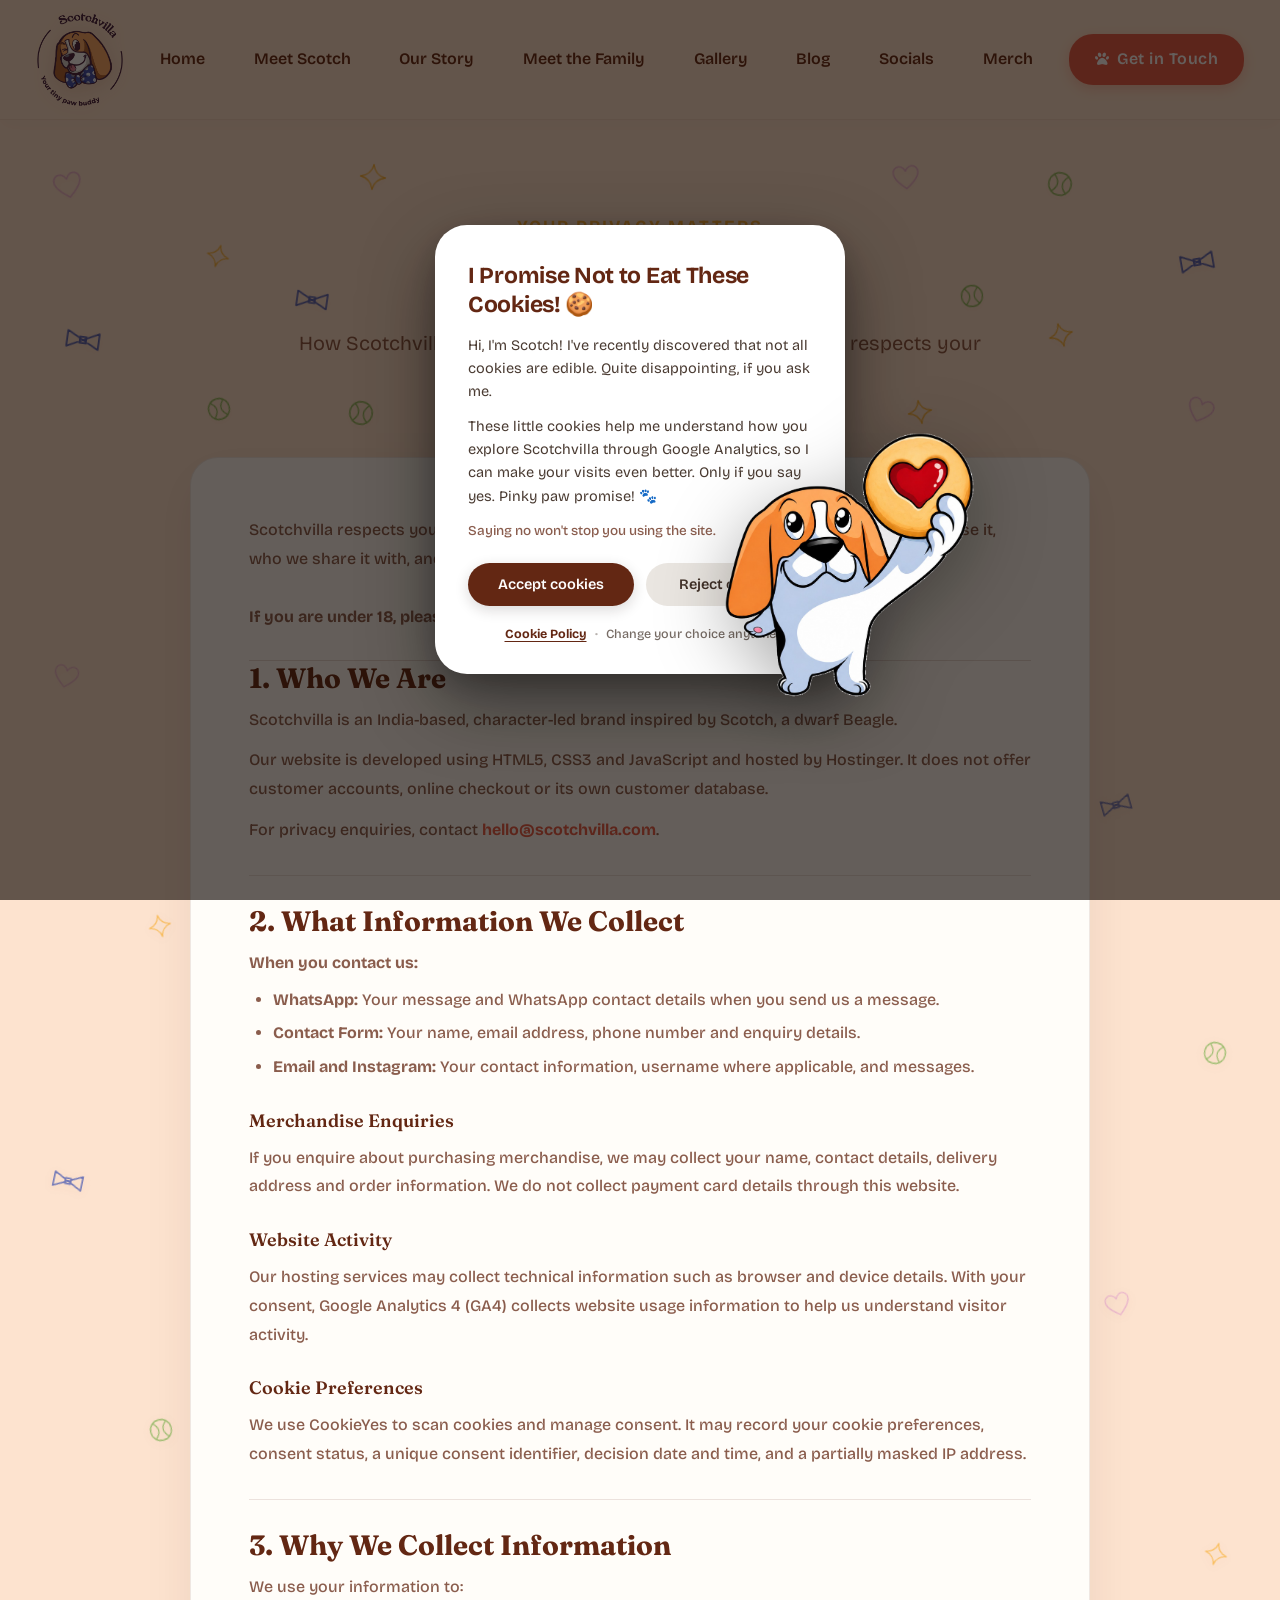
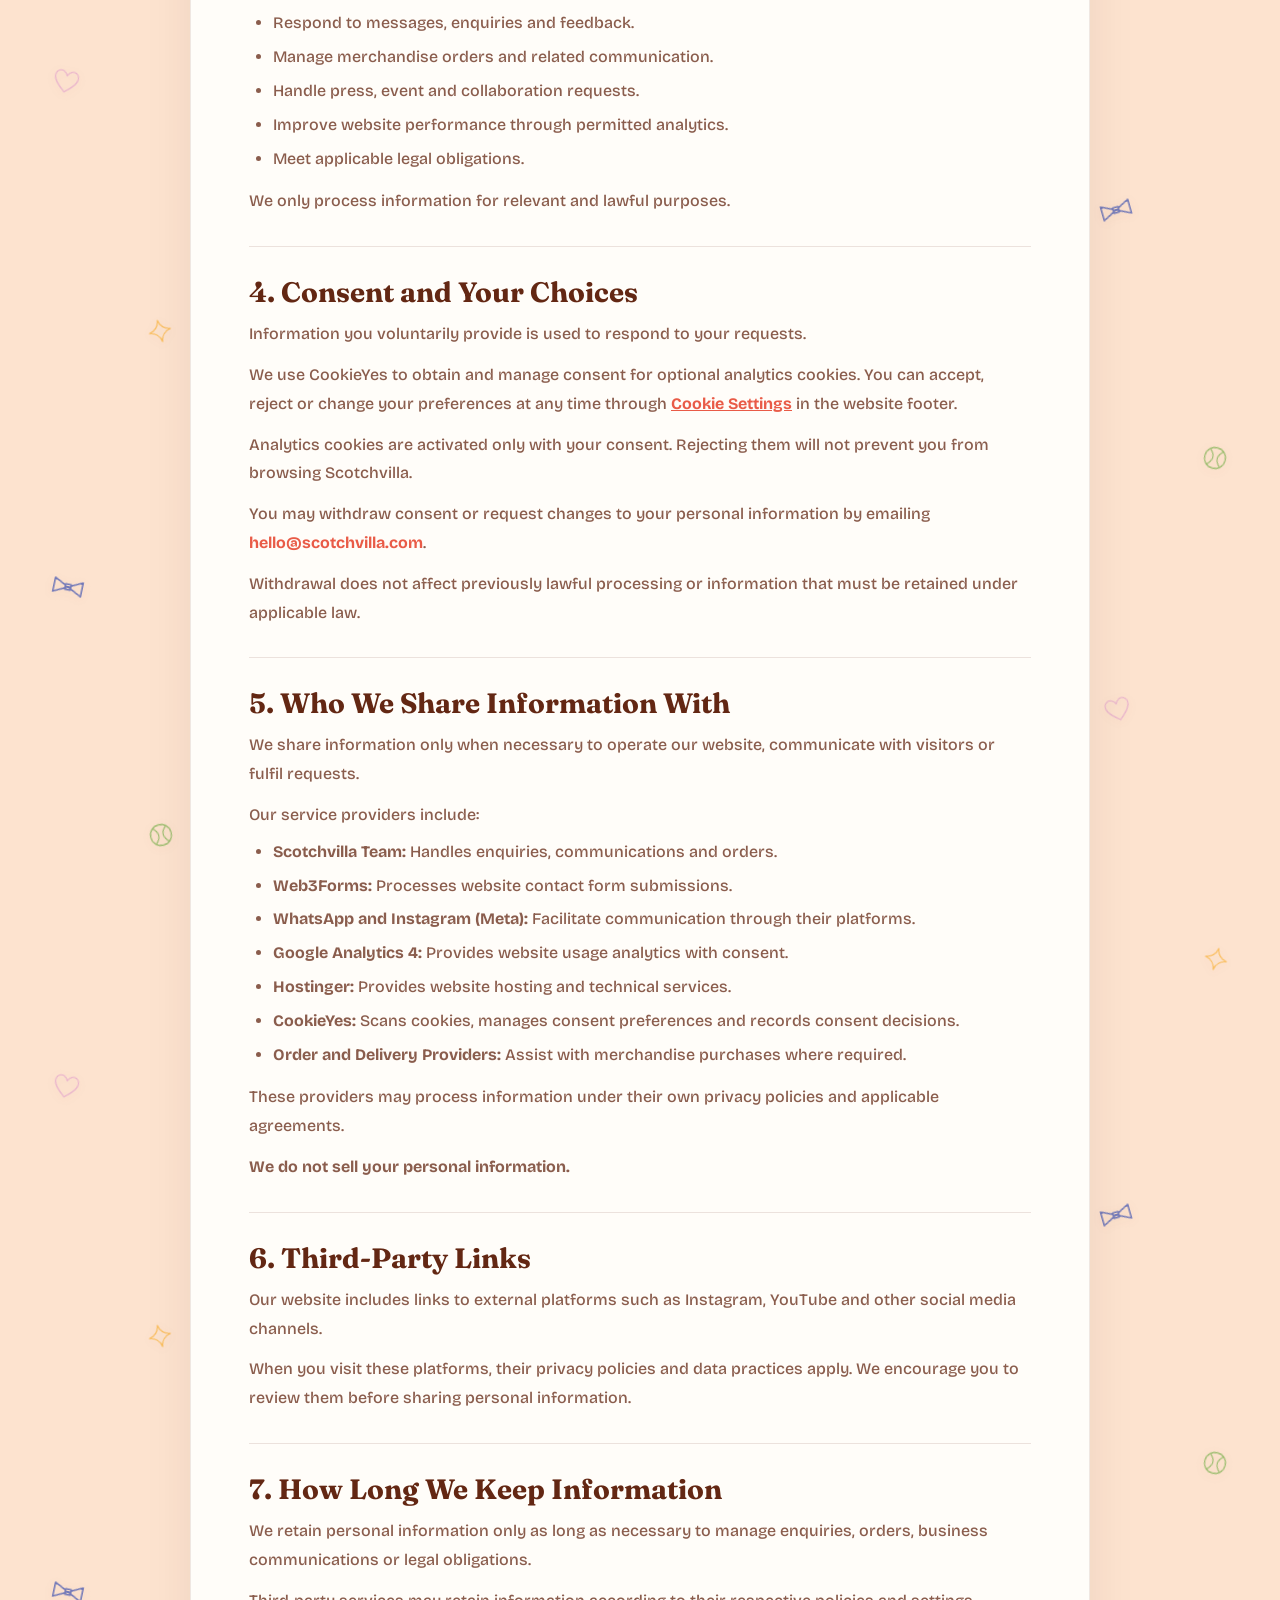
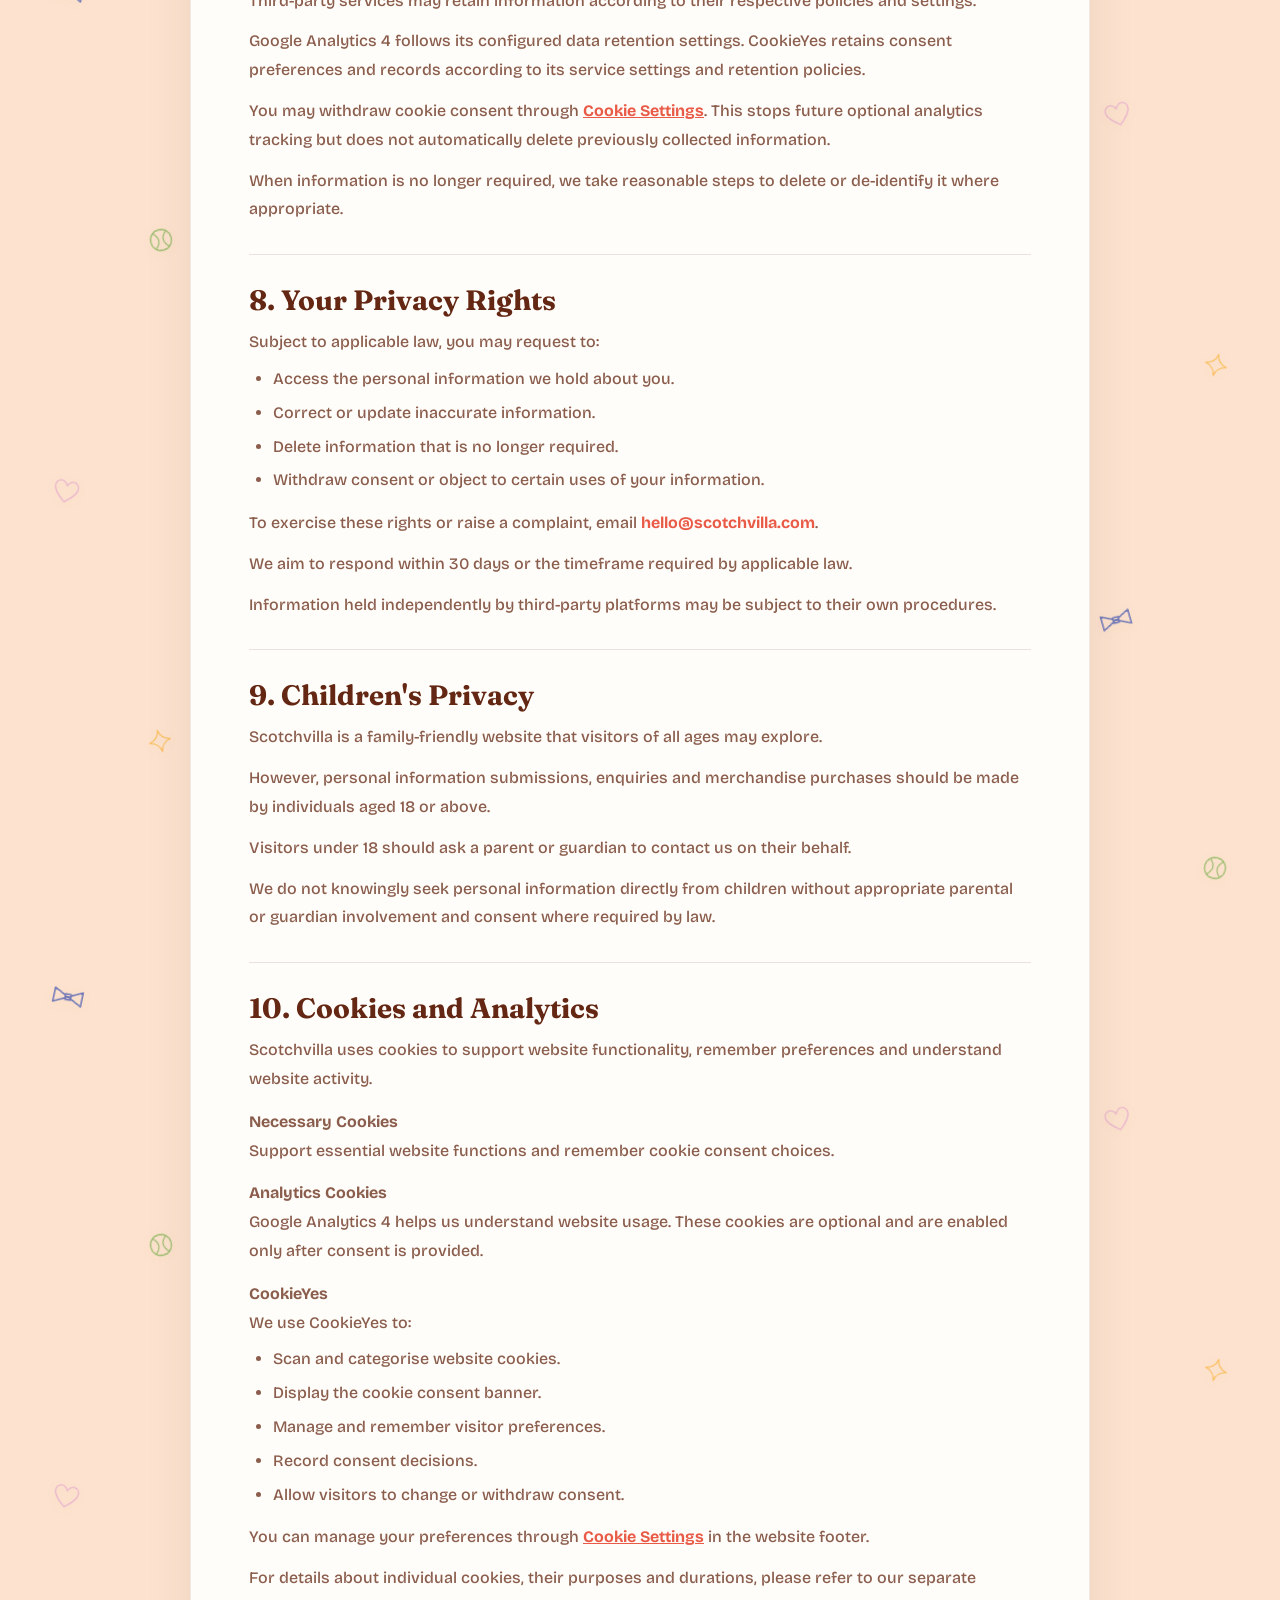
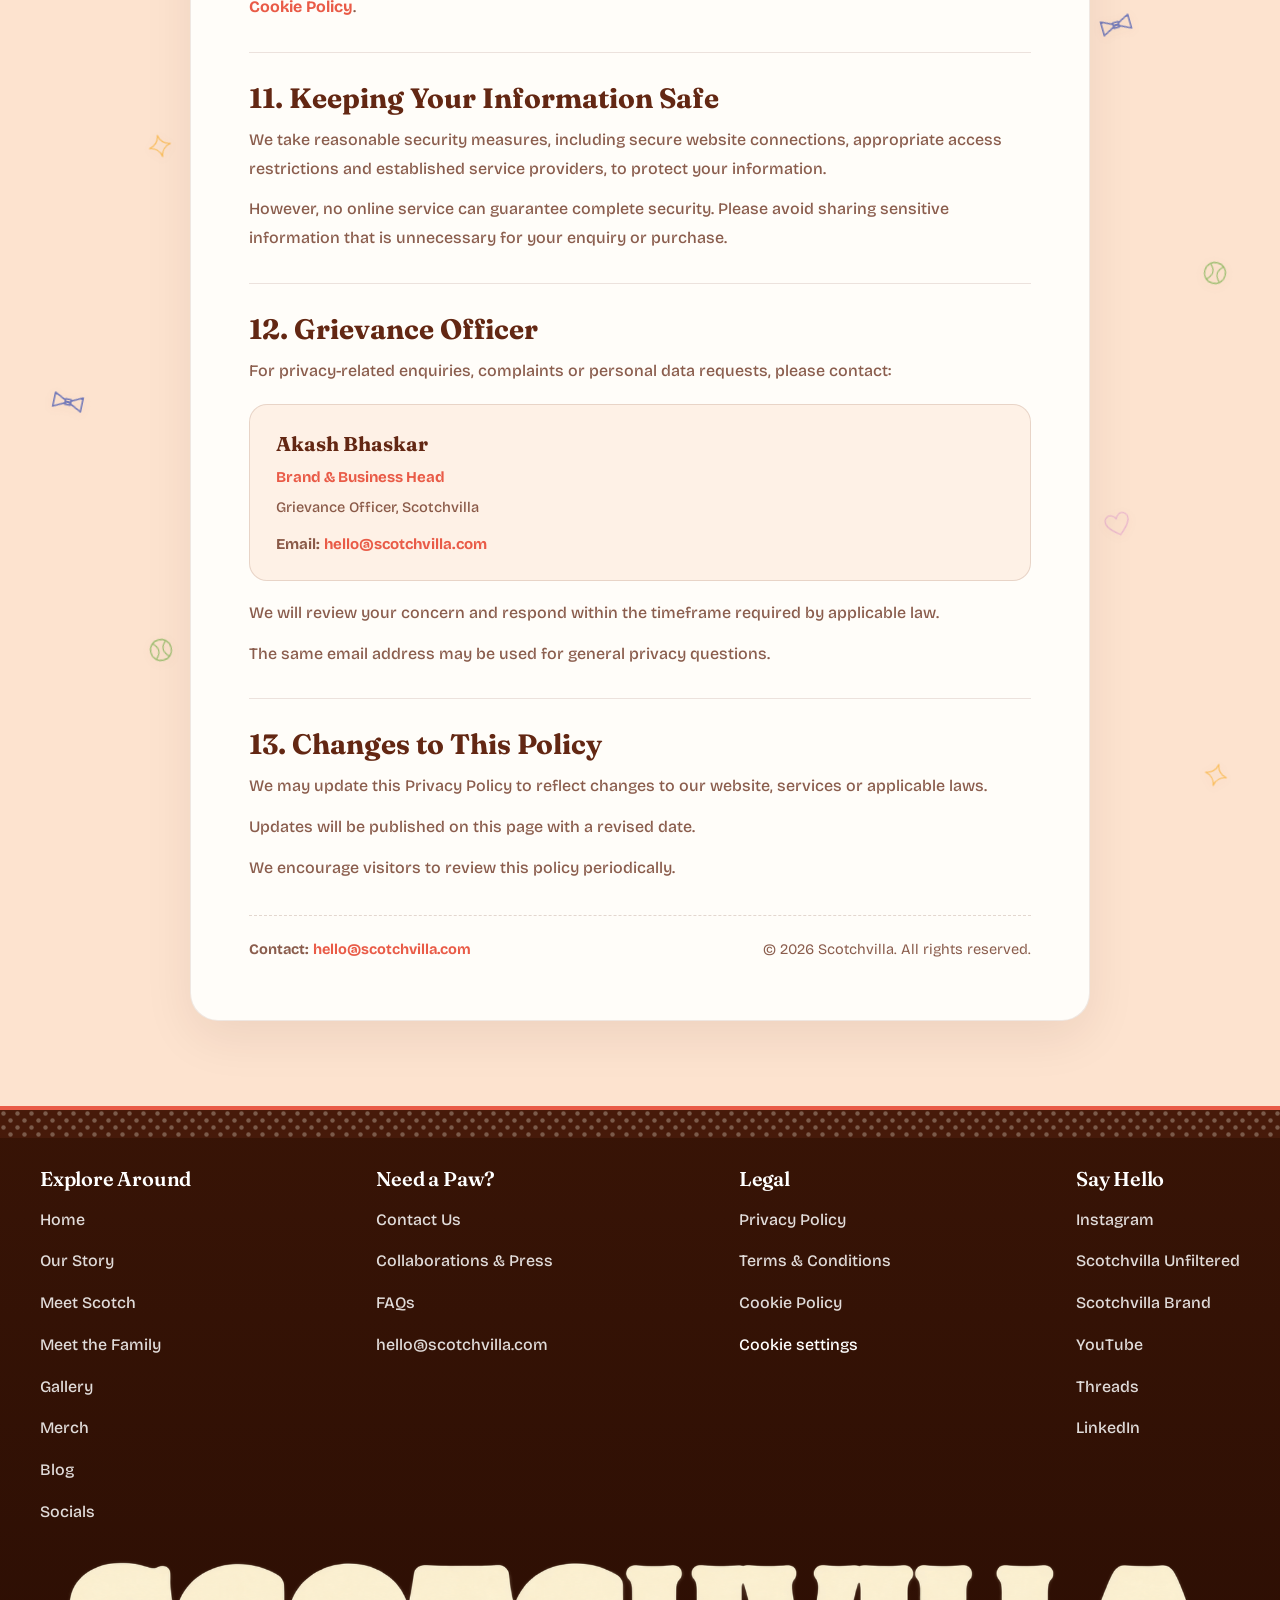
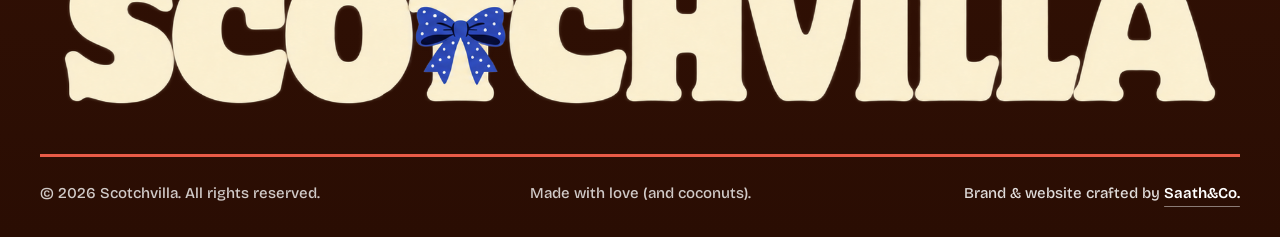
<file: privacy.html>
<!DOCTYPE html>
<html lang="en">
<head>
  <meta charset="UTF-8">
  <meta name="viewport" content="width=device-width, initial-scale=1.0">
  <title>Privacy Policy | Scotchvilla</title>
  <meta name="description" content="Read the Privacy Policy for Scotchvilla to understand how we collect, use, and protect your information.">
  
  <!-- Favicon -->
  <link rel="icon" type="image/png" sizes="32x32" href="images/favicon-32x32.png">
  <link rel="icon" type="image/png" sizes="192x192" href="images/favicon-192x192.png">
  <link rel="apple-touch-icon" href="images/apple-touch-icon.png">

  <!-- Google Fonts Preconnect -->
  <link rel="preconnect" href="https://fonts.googleapis.com">
  <link rel="preconnect" href="https://fonts.gstatic.com" crossorigin>
  <link href="https://fonts.googleapis.com/css2?family=Bricolage+Grotesque:opsz,wght@12..96,400..700&family=Caveat:wght@600;700&family=Fraunces:ital,opsz,wght@0,9..144,400..800;1,9..144,400..800&display=swap" rel="stylesheet">

  <!-- Font Awesome Icons -->
  <link rel="stylesheet" href="https://cdnjs.cloudflare.com/ajax/libs/font-awesome/6.5.1/css/all.min.css">

  <!-- Main & Subpages Stylesheets -->
  <link rel="stylesheet" href="css/style.css?v=88.0">
  <link rel="stylesheet" href="css/pages.css?v=52.0">
</head>
<body class="page-privacy page-terms">

  <!-- ==================== HEADER / NAVBAR ==================== -->
  <header id="site-header" class="site-header">
    <div class="nav-container">
      <a href="index.html" class="logo-link" title="Scotchvilla">
        <img src="images/scotchvilla-logo.png" alt="Scotchvilla - Your tiny paw buddy" class="logo-img" width="580" height="622">
      </a>

      <!-- Desktop Nav -->
      <nav class="desktop-nav" aria-label="Main Navigation">
        <ul class="nav-menu">
          <li class="nav-item"><a href="index.html#hero" class="nav-link">Home</a></li>
          <li class="nav-item"><a href="index.html#meet-scotch" class="nav-link">Meet Scotch</a></li>
          <li class="nav-item"><a href="index.html#story-so-far" class="nav-link">Our Story</a></li>
          <li class="nav-item"><a href="index.html#puppies" class="nav-link">Meet the Family</a></li>
          <li class="nav-item"><a href="gallery.html" class="nav-link">Gallery</a></li>
          <li class="nav-item"><a href="blog.html" class="nav-link">Blog</a></li>
          <li class="nav-item"><a href="socials.html" class="nav-link">Socials</a></li>
          <li class="nav-item"><a href="merch.html" class="nav-link">Merch</a></li>
        </ul>
      </nav>

      <!-- CTA Button -->
      <div class="header-actions">
        <a href="#contact-modal" class="btn btn-primary nav-cta open-contact-trigger"><i class="fas fa-paw nav-paw-icon"></i> Get in Touch</a>
        <button id="mobile-menu-toggle" class="mobile-toggle" aria-label="Toggle navigation menu" aria-expanded="false">
          <span class="hamburger-bar"></span>
          <span class="hamburger-bar"></span>
          <span class="hamburger-bar"></span>
        </button>
      </div>
    </div>

    <!-- Mobile Drawer Navigation -->
    <div id="mobile-nav-drawer" class="mobile-nav-drawer">
      <ul class="mobile-menu">
        <li class="mobile-item"><a href="index.html#hero" class="mobile-link">Home</a></li>
        <li class="mobile-item"><a href="index.html#meet-scotch" class="mobile-link">Meet Scotch</a></li>
        <li class="mobile-item"><a href="index.html#story-so-far" class="mobile-link">Our Story</a></li>
        <li class="mobile-item"><a href="index.html#puppies" class="mobile-link">Meet the Family</a></li>
        <li class="mobile-item"><a href="gallery.html" class="mobile-link">Gallery</a></li>
        <li class="mobile-item"><a href="blog.html" class="mobile-link">Blog</a></li>
        <li class="mobile-item"><a href="socials.html" class="mobile-link">Socials</a></li>
        <li class="mobile-item"><a href="merch.html" class="mobile-link">Merch</a></li>
        <li class="mobile-item mobile-cta-wrap">
          <a href="#contact-modal" class="btn btn-primary btn-block open-contact-trigger">Get in Touch</a>
        </li>
      </ul>
    </div>
  </header>

  <main id="main-content" class="privacy-main">
    <section class="subpage-hero terms-hero">
<!-- Dedicated Floating Hero Elements -->
      <div class="hero-brand-doodles" aria-hidden="true">
        <!-- Left Group -->
        <img src="images/brand-elements/heart-pink.svg" alt="" class="privacy-doodle anim-float-a" style="top: 15%; left: 4%; width: 34px; height: 34px; animation-duration: 6.8s; animation-delay: -2.1s; transform: rotate(-12deg); opacity: 0.85;">
        <img src="images/brand-elements/sparkle-yellow.svg" alt="" class="privacy-doodle anim-float-c" style="top: 38%; left: 16%; width: 26px; height: 26px; animation-duration: 5.8s; animation-delay: -1.2s; transform: rotate(15deg); opacity: 0.85;">
        <img src="images/brand-elements/bow-tie-blue.svg" alt="" class="privacy-doodle anim-float-a" style="top: 62%; left: 5%; width: 38px; height: 38px; animation-duration: 7.2s; animation-delay: -3.5s; transform: rotate(8deg); opacity: 0.88;">
        <img src="images/brand-elements/ball-light-green.svg" alt="" class="privacy-doodle anim-float-c" style="top: 85%; left: 16%; width: 28px; height: 28px; animation-duration: 6.5s; animation-delay: -0.8s; transform: rotate(-18deg); opacity: 0.8;">

        <!-- Middle Doodles (Fill center gaps, approach and return animation) -->
        <img src="images/brand-elements/sparkle-yellow.svg" alt="" class="privacy-doodle anim-float-a" style="top: 13%; left: 28%; width: 30px; height: 30px; animation-duration: 6.4s; animation-delay: -1.5s; transform: rotate(5deg); opacity: 0.85;">
        <img src="images/brand-elements/heart-pink.svg" alt="" class="privacy-doodle anim-float-b" style="top: 13%; right: 28%; width: 32px; height: 32px; animation-duration: 6.7s; animation-delay: -3.2s; transform: rotate(-5deg); opacity: 0.85;">
        <img src="images/brand-elements/bow-tie-blue.svg" alt="" class="privacy-doodle anim-float-c" style="top: 50%; left: 23%; width: 36px; height: 36px; animation-duration: 7.0s; animation-delay: -4.0s; transform: rotate(8deg); opacity: 0.88;">
        <img src="images/brand-elements/ball-light-green.svg" alt="" class="privacy-doodle anim-float-d" style="top: 50%; right: 23%; width: 28px; height: 28px; animation-duration: 7.1s; animation-delay: -2.3s; transform: rotate(-8deg); opacity: 0.8;">
        <img src="images/brand-elements/ball-light-green.svg" alt="" class="privacy-doodle anim-float-a" style="top: 86%; left: 27%; width: 30px; height: 30px; animation-duration: 6.5s; animation-delay: -2.5s; transform: rotate(10deg); opacity: 0.82;">
        <img src="images/brand-elements/sparkle-yellow.svg" alt="" class="privacy-doodle anim-float-b" style="top: 86%; right: 27%; width: 28px; height: 28px; animation-duration: 6.9s; animation-delay: -1.0s; transform: rotate(-10deg); opacity: 0.85;">

        <!-- Right Group -->
        <img src="images/brand-elements/ball-light-green.svg" alt="" class="privacy-doodle anim-float-b" style="top: 15%; right: 16%; width: 30px; height: 30px; animation-duration: 8.4s; animation-delay: -5.0s; transform: rotate(12deg); opacity: 0.8;">
        <img src="images/brand-elements/bow-tie-blue.svg" alt="" class="privacy-doodle anim-float-d" style="top: 38%; right: 5%; width: 38px; height: 38px; animation-duration: 6.2s; animation-delay: -1.8s; transform: rotate(-10deg); opacity: 0.88;">
        <img src="images/brand-elements/sparkle-yellow.svg" alt="" class="privacy-doodle anim-float-b" style="top: 62%; right: 16%; width: 28px; height: 28px; animation-duration: 6.0s; animation-delay: -2.7s; transform: rotate(-16deg); opacity: 0.85;">
        <img src="images/brand-elements/heart-pink.svg" alt="" class="privacy-doodle anim-float-d" style="top: 85%; right: 5%; width: 32px; height: 32px; animation-duration: 7.5s; animation-delay: -3.1s; transform: rotate(20deg); opacity: 0.85;">
      </div>
      <div class="subpage-hero-container">
        <span class="section-badge gold-badge">YOUR PRIVACY MATTERS</span>
        <h1 class="subpage-title">Privacy Policy</h1>
        <p class="subpage-subtitle">How Scotchvilla protects your data, handles enquiries, and respects your privacy.</p>
      </div>
    </section>

    <section class="terms-section" aria-label="Privacy Policy">
      <div class="privacy-floating-background" aria-hidden="true">
        <!-- Left Gutter Doodles (Equal Stride, Guaranteed Zero Collision) -->
        <img src="images/brand-elements/heart-pink.svg" alt="" class="privacy-doodle anim-float-a" style="top: 4.0%; left: 4.0%; width: 30px; height: 30px; animation-duration: 7.2s; animation-delay: -0.0s; transform: rotate(12deg); opacity: 0.72;">
        <img src="images/brand-elements/sparkle-yellow.svg" alt="" class="privacy-doodle anim-float-c" style="top: 8.6%; left: 11.5%; width: 26px; height: 26px; animation-duration: 7.6s; animation-delay: -1.7s; transform: rotate(-14deg); opacity: 0.65;">
        <img src="images/brand-elements/bow-tie-blue.svg" alt="" class="privacy-doodle anim-float-a" style="top: 13.2%; left: 4.0%; width: 34px; height: 34px; animation-duration: 8.0s; animation-delay: -3.4s; transform: rotate(12deg); opacity: 0.72;">
        <img src="images/brand-elements/ball-light-green.svg" alt="" class="privacy-doodle anim-float-c" style="top: 17.8%; left: 11.5%; width: 28px; height: 28px; animation-duration: 8.4s; animation-delay: -5.1s; transform: rotate(-14deg); opacity: 0.65;">
        <img src="images/brand-elements/heart-pink.svg" alt="" class="privacy-doodle anim-float-a" style="top: 22.4%; left: 4.0%; width: 30px; height: 30px; animation-duration: 8.8s; animation-delay: -0.5s; transform: rotate(12deg); opacity: 0.72;">
        <img src="images/brand-elements/sparkle-yellow.svg" alt="" class="privacy-doodle anim-float-c" style="top: 27.0%; left: 11.5%; width: 26px; height: 26px; animation-duration: 9.2s; animation-delay: -2.2s; transform: rotate(-14deg); opacity: 0.65;">
        <img src="images/brand-elements/bow-tie-blue.svg" alt="" class="privacy-doodle anim-float-a" style="top: 31.6%; left: 4.0%; width: 34px; height: 34px; animation-duration: 9.6s; animation-delay: -3.9s; transform: rotate(12deg); opacity: 0.72;">
        <img src="images/brand-elements/ball-light-green.svg" alt="" class="privacy-doodle anim-float-c" style="top: 36.2%; left: 11.5%; width: 28px; height: 28px; animation-duration: 7.2s; animation-delay: -5.6s; transform: rotate(-14deg); opacity: 0.65;">
        <img src="images/brand-elements/heart-pink.svg" alt="" class="privacy-doodle anim-float-a" style="top: 40.8%; left: 4.0%; width: 30px; height: 30px; animation-duration: 7.6s; animation-delay: -1.0s; transform: rotate(12deg); opacity: 0.72;">
        <img src="images/brand-elements/sparkle-yellow.svg" alt="" class="privacy-doodle anim-float-c" style="top: 45.4%; left: 11.5%; width: 26px; height: 26px; animation-duration: 8.0s; animation-delay: -2.7s; transform: rotate(-14deg); opacity: 0.65;">
        <img src="images/brand-elements/bow-tie-blue.svg" alt="" class="privacy-doodle anim-float-a" style="top: 50.0%; left: 4.0%; width: 34px; height: 34px; animation-duration: 8.4s; animation-delay: -4.4s; transform: rotate(12deg); opacity: 0.72;">
        <img src="images/brand-elements/ball-light-green.svg" alt="" class="privacy-doodle anim-float-c" style="top: 54.6%; left: 11.5%; width: 28px; height: 28px; animation-duration: 8.8s; animation-delay: -6.1s; transform: rotate(-14deg); opacity: 0.65;">
        <img src="images/brand-elements/heart-pink.svg" alt="" class="privacy-doodle anim-float-a" style="top: 59.2%; left: 4.0%; width: 30px; height: 30px; animation-duration: 9.2s; animation-delay: -1.5s; transform: rotate(12deg); opacity: 0.72;">
        <img src="images/brand-elements/sparkle-yellow.svg" alt="" class="privacy-doodle anim-float-c" style="top: 63.8%; left: 11.5%; width: 26px; height: 26px; animation-duration: 9.6s; animation-delay: -3.2s; transform: rotate(-14deg); opacity: 0.65;">
        <img src="images/brand-elements/bow-tie-blue.svg" alt="" class="privacy-doodle anim-float-a" style="top: 68.4%; left: 4.0%; width: 34px; height: 34px; animation-duration: 7.2s; animation-delay: -4.9s; transform: rotate(12deg); opacity: 0.72;">
        <img src="images/brand-elements/ball-light-green.svg" alt="" class="privacy-doodle anim-float-c" style="top: 73.0%; left: 11.5%; width: 28px; height: 28px; animation-duration: 7.6s; animation-delay: -0.3s; transform: rotate(-14deg); opacity: 0.65;">
        <img src="images/brand-elements/heart-pink.svg" alt="" class="privacy-doodle anim-float-a" style="top: 77.6%; left: 4.0%; width: 30px; height: 30px; animation-duration: 8.0s; animation-delay: -2.0s; transform: rotate(12deg); opacity: 0.72;">
        <img src="images/brand-elements/sparkle-yellow.svg" alt="" class="privacy-doodle anim-float-c" style="top: 82.2%; left: 11.5%; width: 26px; height: 26px; animation-duration: 8.4s; animation-delay: -3.7s; transform: rotate(-14deg); opacity: 0.65;">
        <img src="images/brand-elements/bow-tie-blue.svg" alt="" class="privacy-doodle anim-float-a" style="top: 86.8%; left: 4.0%; width: 34px; height: 34px; animation-duration: 8.8s; animation-delay: -5.4s; transform: rotate(12deg); opacity: 0.72;">
        <img src="images/brand-elements/ball-light-green.svg" alt="" class="privacy-doodle anim-float-c" style="top: 91.4%; left: 11.5%; width: 28px; height: 28px; animation-duration: 9.2s; animation-delay: -0.8s; transform: rotate(-14deg); opacity: 0.65;">
        <!-- Right Gutter Doodles (Staggered Half-Stride, Complementary Approach) -->
        <img src="images/brand-elements/bow-tie-blue.svg" alt="" class="privacy-doodle anim-float-b" style="top: 6.3%; right: 11.5%; width: 34px; height: 34px; animation-duration: 7.4s; animation-delay: -1.2s; transform: rotate(-16deg); opacity: 0.7;">
        <img src="images/brand-elements/ball-light-green.svg" alt="" class="privacy-doodle anim-float-d" style="top: 10.9%; right: 4.0%; width: 28px; height: 28px; animation-duration: 7.9s; animation-delay: -3.1s; transform: rotate(15deg); opacity: 0.64;">
        <img src="images/brand-elements/heart-pink.svg" alt="" class="privacy-doodle anim-float-b" style="top: 15.5%; right: 11.5%; width: 30px; height: 30px; animation-duration: 8.4s; animation-delay: -5.0s; transform: rotate(-16deg); opacity: 0.7;">
        <img src="images/brand-elements/sparkle-yellow.svg" alt="" class="privacy-doodle anim-float-d" style="top: 20.1%; right: 4.0%; width: 26px; height: 26px; animation-duration: 8.9s; animation-delay: -0.4s; transform: rotate(15deg); opacity: 0.64;">
        <img src="images/brand-elements/bow-tie-blue.svg" alt="" class="privacy-doodle anim-float-b" style="top: 24.7%; right: 11.5%; width: 34px; height: 34px; animation-duration: 9.4s; animation-delay: -2.3s; transform: rotate(-16deg); opacity: 0.7;">
        <img src="images/brand-elements/ball-light-green.svg" alt="" class="privacy-doodle anim-float-d" style="top: 29.3%; right: 4.0%; width: 28px; height: 28px; animation-duration: 9.9s; animation-delay: -4.2s; transform: rotate(15deg); opacity: 0.64;">
        <img src="images/brand-elements/heart-pink.svg" alt="" class="privacy-doodle anim-float-b" style="top: 33.9%; right: 11.5%; width: 30px; height: 30px; animation-duration: 7.4s; animation-delay: -6.1s; transform: rotate(-16deg); opacity: 0.7;">
        <img src="images/brand-elements/sparkle-yellow.svg" alt="" class="privacy-doodle anim-float-d" style="top: 38.5%; right: 4.0%; width: 26px; height: 26px; animation-duration: 7.9s; animation-delay: -1.5s; transform: rotate(15deg); opacity: 0.64;">
        <img src="images/brand-elements/bow-tie-blue.svg" alt="" class="privacy-doodle anim-float-b" style="top: 43.1%; right: 11.5%; width: 34px; height: 34px; animation-duration: 8.4s; animation-delay: -3.4s; transform: rotate(-16deg); opacity: 0.7;">
        <img src="images/brand-elements/ball-light-green.svg" alt="" class="privacy-doodle anim-float-d" style="top: 47.7%; right: 4.0%; width: 28px; height: 28px; animation-duration: 8.9s; animation-delay: -5.3s; transform: rotate(15deg); opacity: 0.64;">
        <img src="images/brand-elements/heart-pink.svg" alt="" class="privacy-doodle anim-float-b" style="top: 52.3%; right: 11.5%; width: 30px; height: 30px; animation-duration: 9.4s; animation-delay: -0.7s; transform: rotate(-16deg); opacity: 0.7;">
        <img src="images/brand-elements/sparkle-yellow.svg" alt="" class="privacy-doodle anim-float-d" style="top: 56.9%; right: 4.0%; width: 26px; height: 26px; animation-duration: 9.9s; animation-delay: -2.6s; transform: rotate(15deg); opacity: 0.64;">
        <img src="images/brand-elements/bow-tie-blue.svg" alt="" class="privacy-doodle anim-float-b" style="top: 61.5%; right: 11.5%; width: 34px; height: 34px; animation-duration: 7.4s; animation-delay: -4.5s; transform: rotate(-16deg); opacity: 0.7;">
        <img src="images/brand-elements/ball-light-green.svg" alt="" class="privacy-doodle anim-float-d" style="top: 66.1%; right: 4.0%; width: 28px; height: 28px; animation-duration: 7.9s; animation-delay: -6.4s; transform: rotate(15deg); opacity: 0.64;">
        <img src="images/brand-elements/heart-pink.svg" alt="" class="privacy-doodle anim-float-b" style="top: 70.7%; right: 11.5%; width: 30px; height: 30px; animation-duration: 8.4s; animation-delay: -1.8s; transform: rotate(-16deg); opacity: 0.7;">
        <img src="images/brand-elements/sparkle-yellow.svg" alt="" class="privacy-doodle anim-float-d" style="top: 75.3%; right: 4.0%; width: 26px; height: 26px; animation-duration: 8.9s; animation-delay: -3.7s; transform: rotate(15deg); opacity: 0.64;">
        <img src="images/brand-elements/bow-tie-blue.svg" alt="" class="privacy-doodle anim-float-b" style="top: 79.9%; right: 11.5%; width: 34px; height: 34px; animation-duration: 9.4s; animation-delay: -5.6s; transform: rotate(-16deg); opacity: 0.7;">
        <img src="images/brand-elements/ball-light-green.svg" alt="" class="privacy-doodle anim-float-d" style="top: 84.5%; right: 4.0%; width: 28px; height: 28px; animation-duration: 9.9s; animation-delay: -1.0s; transform: rotate(15deg); opacity: 0.64;">
        <img src="images/brand-elements/heart-pink.svg" alt="" class="privacy-doodle anim-float-b" style="top: 89.1%; right: 11.5%; width: 30px; height: 30px; animation-duration: 7.4s; animation-delay: -2.9s; transform: rotate(-16deg); opacity: 0.7;">
        <img src="images/brand-elements/sparkle-yellow.svg" alt="" class="privacy-doodle anim-float-d" style="top: 93.7%; right: 4.0%; width: 26px; height: 26px; animation-duration: 7.9s; animation-delay: -4.8s; transform: rotate(15deg); opacity: 0.64;">
      </div>
      <article class="terms-content terms-article">
        <p class="terms-intro">
          Scotchvilla respects your privacy. This policy explains what information we collect, how we use it, who we share it with, and your rights when using our website.<br><br>
          <strong>If you are under 18, please read this policy with a parent or guardian.</strong>
        </p>

        <section>
          <h2>1. Who We Are</h2>
          <p>Scotchvilla is an India-based, character-led brand inspired by Scotch, a dwarf Beagle.</p>
          <p style="margin-top: 12px;">Our website is developed using HTML5, CSS3 and JavaScript and hosted by Hostinger. It does not offer customer accounts, online checkout or its own customer database.</p>
          <p style="margin-top: 12px;">For privacy enquiries, contact <strong><a href="mailto:hello@scotchvilla.com">hello@scotchvilla.com</a></strong>.</p>
        </section>

        <section>
          <h2>2. What Information We Collect</h2>
          <p><strong>When you contact us:</strong></p>
          <ul>
            <li><strong>WhatsApp:</strong> Your message and WhatsApp contact details when you send us a message.</li>
            <li><strong>Contact Form:</strong> Your name, email address, phone number and enquiry details.</li>
            <li><strong>Email and Instagram:</strong> Your contact information, username where applicable, and messages.</li>
          </ul>

          <h3 style="margin-top: 24px;">Merchandise Enquiries</h3>
          <p>If you enquire about purchasing merchandise, we may collect your name, contact details, delivery address and order information. We do not collect payment card details through this website.</p>

          <h3 style="margin-top: 24px;">Website Activity</h3>
          <p>Our hosting services may collect technical information such as browser and device details. With your consent, Google Analytics 4 (GA4) collects website usage information to help us understand visitor activity.</p>

          <h3 style="margin-top: 24px;">Cookie Preferences</h3>
          <p>We use CookieYes to scan cookies and manage consent. It may record your cookie preferences, consent status, a unique consent identifier, decision date and time, and a partially masked IP address.</p>
        </section>

        <section>
          <h2>3. Why We Collect Information</h2>
          <p>We use your information to:</p>
          <ul>
            <li>Respond to messages, enquiries and feedback.</li>
            <li>Manage merchandise orders and related communication.</li>
            <li>Handle press, event and collaboration requests.</li>
            <li>Improve website performance through permitted analytics.</li>
            <li>Meet applicable legal obligations.</li>
          </ul>
          <p style="margin-top: 14px;">We only process information for relevant and lawful purposes.</p>
        </section>

        <section>
          <h2>4. Consent and Your Choices</h2>
          <p>Information you voluntarily provide is used to respond to your requests.</p>
          <p style="margin-top: 12px;">We use CookieYes to obtain and manage consent for optional analytics cookies. You can accept, reject or change your preferences at any time through <strong><button type="button" class="cookie-settings-inline-btn" data-cookie-preferences style="background:none;border:none;padding:0;font:inherit;color:var(--color-coral,#E5422D);font-weight:700;text-decoration:underline;cursor:pointer;">Cookie Settings</button></strong> in the website footer.</p>
          <p style="margin-top: 12px;">Analytics cookies are activated only with your consent. Rejecting them will not prevent you from browsing Scotchvilla.</p>
          <p style="margin-top: 12px;">You may withdraw consent or request changes to your personal information by emailing <strong><a href="mailto:hello@scotchvilla.com">hello@scotchvilla.com</a></strong>.</p>
          <p style="margin-top: 12px;">Withdrawal does not affect previously lawful processing or information that must be retained under applicable law.</p>
        </section>

        <section>
          <h2>5. Who We Share Information With</h2>
          <p>We share information only when necessary to operate our website, communicate with visitors or fulfil requests.</p>
          <p style="margin-top: 12px;">Our service providers include:</p>
          <ul>
            <li><strong>Scotchvilla Team:</strong> Handles enquiries, communications and orders.</li>
            <li><strong>Web3Forms:</strong> Processes website contact form submissions.</li>
            <li><strong>WhatsApp and Instagram (Meta):</strong> Facilitate communication through their platforms.</li>
            <li><strong>Google Analytics 4:</strong> Provides website usage analytics with consent.</li>
            <li><strong>Hostinger:</strong> Provides website hosting and technical services.</li>
            <li><strong>CookieYes:</strong> Scans cookies, manages consent preferences and records consent decisions.</li>
            <li><strong>Order and Delivery Providers:</strong> Assist with merchandise purchases where required.</li>
          </ul>
          <p style="margin-top: 14px;">These providers may process information under their own privacy policies and applicable agreements.</p>
          <p style="margin-top: 12px;"><strong>We do not sell your personal information.</strong></p>
        </section>

        <section>
          <h2>6. Third-Party Links</h2>
          <p>Our website includes links to external platforms such as Instagram, YouTube and other social media channels.</p>
          <p style="margin-top: 12px;">When you visit these platforms, their privacy policies and data practices apply. We encourage you to review them before sharing personal information.</p>
        </section>

        <section>
          <h2>7. How Long We Keep Information</h2>
          <p>We retain personal information only as long as necessary to manage enquiries, orders, business communications or legal obligations.</p>
          <p style="margin-top: 12px;">Third-party services may retain information according to their respective policies and settings.</p>
          <p style="margin-top: 12px;">Google Analytics 4 follows its configured data retention settings. CookieYes retains consent preferences and records according to its service settings and retention policies.</p>
          <p style="margin-top: 12px;">You may withdraw cookie consent through <strong><button type="button" class="cookie-settings-inline-btn" data-cookie-preferences style="background:none;border:none;padding:0;font:inherit;color:var(--color-coral,#E5422D);font-weight:700;text-decoration:underline;cursor:pointer;">Cookie Settings</button></strong>. This stops future optional analytics tracking but does not automatically delete previously collected information.</p>
          <p style="margin-top: 12px;">When information is no longer required, we take reasonable steps to delete or de-identify it where appropriate.</p>
        </section>

        <section>
          <h2>8. Your Privacy Rights</h2>
          <p>Subject to applicable law, you may request to:</p>
          <ul>
            <li>Access the personal information we hold about you.</li>
            <li>Correct or update inaccurate information.</li>
            <li>Delete information that is no longer required.</li>
            <li>Withdraw consent or object to certain uses of your information.</li>
          </ul>
          <p style="margin-top: 14px;">To exercise these rights or raise a complaint, email <strong><a href="mailto:hello@scotchvilla.com">hello@scotchvilla.com</a></strong>.</p>
          <p style="margin-top: 12px;">We aim to respond within 30 days or the timeframe required by applicable law.</p>
          <p style="margin-top: 12px;">Information held independently by third-party platforms may be subject to their own procedures.</p>
        </section>

        <section>
          <h2>9. Children's Privacy</h2>
          <p>Scotchvilla is a family-friendly website that visitors of all ages may explore.</p>
          <p style="margin-top: 12px;">However, personal information submissions, enquiries and merchandise purchases should be made by individuals aged 18 or above.</p>
          <p style="margin-top: 12px;">Visitors under 18 should ask a parent or guardian to contact us on their behalf.</p>
          <p style="margin-top: 12px;">We do not knowingly seek personal information directly from children without appropriate parental or guardian involvement and consent where required by law.</p>
        </section>

        <section>
          <h2>10. Cookies and Analytics</h2>
          <p>Scotchvilla uses cookies to support website functionality, remember preferences and understand website activity.</p>
          <p style="margin-top: 14px;"><strong>Necessary Cookies</strong></p>
          <p>Support essential website functions and remember cookie consent choices.</p>
          <p style="margin-top: 14px;"><strong>Analytics Cookies</strong></p>
          <p>Google Analytics 4 helps us understand website usage. These cookies are optional and are enabled only after consent is provided.</p>
          <p style="margin-top: 14px;"><strong>CookieYes</strong></p>
          <p>We use CookieYes to:</p>
          <ul>
            <li>Scan and categorise website cookies.</li>
            <li>Display the cookie consent banner.</li>
            <li>Manage and remember visitor preferences.</li>
            <li>Record consent decisions.</li>
            <li>Allow visitors to change or withdraw consent.</li>
          </ul>
          <p style="margin-top: 14px;">You can manage your preferences through <strong><button type="button" class="cookie-settings-inline-btn" data-cookie-preferences style="background:none;border:none;padding:0;font:inherit;color:var(--color-coral,#E5422D);font-weight:700;text-decoration:underline;cursor:pointer;">Cookie Settings</button></strong> in the website footer.</p>
          <p style="margin-top: 12px;">For details about individual cookies, their purposes and durations, please refer to our separate <strong><a href="cookie-policy.html">Cookie Policy</a></strong>.</p>
        </section>

        <section>
          <h2>11. Keeping Your Information Safe</h2>
          <p>We take reasonable security measures, including secure website connections, appropriate access restrictions and established service providers, to protect your information.</p>
          <p style="margin-top: 12px;">However, no online service can guarantee complete security. Please avoid sharing sensitive information that is unnecessary for your enquiry or purchase.</p>
        </section>

        <section>
          <h2>12. Grievance Officer</h2>
          <p>For privacy-related enquiries, complaints or personal data requests, please contact:</p>
          <div class="grievance-officer-card" style="margin-top: 18px; padding: 22px 26px; background: rgba(253, 227, 207, 0.45); border: 1.5px solid rgba(99, 39, 19, 0.14); border-radius: 18px;">
            <h3 style="margin: 0 0 4px; color: var(--color-brown, #632713); font-family: var(--font-serif, 'Fraunces', serif); font-size: 20px; font-weight: 700;">Akash Bhaskar</h3>
            <p style="margin: 0 0 4px; color: var(--color-coral, #E5422D); font-weight: 700; font-size: 15px;">Brand &amp; Business Head</p>
            <p style="margin: 0 0 10px; color: var(--color-navy-muted, #5C677D); font-size: 14.5px;">Grievance Officer, Scotchvilla</p>
            <p style="margin: 0; font-size: 15px;"><strong>Email:</strong> <a href="mailto:hello@scotchvilla.com">hello@scotchvilla.com</a></p>
          </div>
          <p style="margin-top: 18px;">We will review your concern and respond within the timeframe required by applicable law.</p>
          <p style="margin-top: 12px;">The same email address may be used for general privacy questions.</p>
        </section>

        <section>
          <h2>13. Changes to This Policy</h2>
          <p>We may update this Privacy Policy to reflect changes to our website, services or applicable laws.</p>
          <p style="margin-top: 12px;">Updates will be published on this page with a revised date.</p>
          <p style="margin-top: 12px;">We encourage visitors to review this policy periodically.</p>
          
          <div style="margin-top: 32px; padding-top: 22px; border-top: 1px dashed rgba(99, 39, 19, 0.18); display: flex; flex-wrap: wrap; justify-content: space-between; align-items: center; gap: 14px; color: var(--color-navy-muted, #5C677D); font-size: 14.5px;">
            <span><strong>Contact:</strong> <a href="mailto:hello@scotchvilla.com">hello@scotchvilla.com</a></span>
            <span>&copy; 2026 Scotchvilla. All rights reserved.</span>
          </div>
        </section>
      </article>
    </section>
  </main>

  <!-- ==================== FOOTER ==================== -->
  <footer id="site-footer" class="site-footer" role="contentinfo">
    <div class="footer-inner">
      <div class="footer-top">
        <div class="footer-grid">
          
          <!-- Column 1: Explore Around -->
          <div class="footer-col">
            <h3 class="footer-col-title">Explore Around</h3>
            <ul class="footer-nav-list">
              <li><a href="index.html#hero" class="footer-nav-link">Home</a></li>
              <li><a href="index.html#story-so-far" class="footer-nav-link">Our Story</a></li>
              <li><a href="index.html#meet-scotch" class="footer-nav-link">Meet Scotch</a></li>
              <li><a href="index.html#puppies" class="footer-nav-link">Meet the Family</a></li>
              <li><a href="gallery.html" class="footer-nav-link">Gallery</a></li>
              <li><a href="merch.html" class="footer-nav-link">Merch</a></li>
              <li><a href="blog.html" class="footer-nav-link">Blog</a></li>
              <li><a href="socials.html" class="footer-nav-link">Socials</a></li>
            </ul>
          </div>

          <!-- Column 2: Need a Paw? -->
          <div class="footer-col">
            <h3 class="footer-col-title">Need a Paw?</h3>
            <ul class="footer-nav-list">
              <li><a href="#contact-modal" class="footer-nav-link open-contact-trigger">Contact Us</a></li>
              <li><a href="#contact-modal" class="footer-nav-link open-contact-trigger">Collaborations &amp; Press</a></li>
              <li><a href="faq.html" class="footer-nav-link">FAQs</a></li>
              <li><a href="mailto:hello@scotchvilla.com" class="footer-nav-link footer-email-link">hello@scotchvilla.com</a></li>
            </ul>
          </div>

          <!-- Column 3: Legal -->
          <div class="footer-col">
            <h3 class="footer-col-title">Legal</h3>
            <ul class="footer-nav-list">
              <li><a href="privacy.html" class="footer-nav-link active" aria-current="page">Privacy Policy</a></li>
              <li><a href="terms.html" class="footer-nav-link">Terms &amp; Conditions</a></li>
              <li><a href="cookie-policy.html" class="footer-nav-link">Cookie Policy</a></li>
              <li><button type="button" class="footer-nav-link cookie-settings-link" data-cookie-preferences>Cookie settings</button></li>
            </ul>
          </div>

          <!-- Column 4: Say Hello -->
          <div class="footer-col">
            <h3 class="footer-col-title">Say Hello</h3>
            <ul class="footer-nav-list">
              <li><a href="https://instagram.com/scotchvilla" target="_blank" rel="noopener noreferrer" class="footer-nav-link">Instagram</a></li>
              <li><a href="https://instagram.com/scotchvilla_unfiltered" target="_blank" rel="noopener noreferrer" class="footer-nav-link">Scotchvilla Unfiltered</a></li>
              <li><a href="https://instagram.com/scotchvilla.brand" target="_blank" rel="noopener noreferrer" class="footer-nav-link">Scotchvilla Brand</a></li>
              <li><a href="https://youtube.com/@scotchvilla" target="_blank" rel="noopener noreferrer" class="footer-nav-link">YouTube</a></li>
              <li><a href="https://threads.com/@scotchvilla" target="_blank" rel="noopener noreferrer" class="footer-nav-link">Threads</a></li>
              <li><a href="https://linkedin.com/company/scotchvilla" target="_blank" rel="noopener noreferrer" class="footer-nav-link">LinkedIn</a></li>
            </ul>
          </div>

        </div>
      </div>

      <!-- Giant Display Wordmark (SCOTCHVILLA with Dog Paw Cutout) -->
      <div class="footer-huge-wordmark" aria-label="Scotchvilla">
        <img src="images/scotchvilla-footer-wordmark.png" 
             alt="Scotchvilla" 
             class="footer-wordmark-img" 
             width="1916" 
             height="280" 
             loading="lazy">
      </div>

      <!-- Footer Bottom Bar (3-Part Layout) -->
      <div class="footer-bottom">
        <div class="footer-bottom-left">
          &copy; 2026 Scotchvilla. All rights reserved.
        </div>
        <div class="footer-bottom-center">
          Made with love (and coconuts).
        </div>
        <div class="footer-bottom-right">
          <a href="https://www.instagram.com/saathandco_official?dlrf=MXU1Z2llNzJoZGYw" target="_blank" rel="noopener noreferrer" class="footer-credit-link">Brand &amp; website crafted by <span class="footer-credit-brand">Saath&amp;Co.</span></a>
        </div>
      </div>
    </div>
  </footer>

  <!-- ==================== CONTACT MODAL ==================== -->
  <div id="contact-modal" class="contact-modal" aria-hidden="true" role="dialog" aria-label="Contact Us">
    <div class="contact-modal-backdrop" id="contact-modal-close-backdrop"></div>
    <div class="contact-modal-dialog">
      <button class="contact-modal-close" id="contact-modal-close-btn" aria-label="Close modal">&times;</button>
      <div class="contact-modal-header">
        <span class="section-badge gold-badge">Get In Touch</span>
        <h3 class="contact-modal-title">Off you go, little message.</h3>
        <p class="contact-modal-subtitle">Leave your details to send a message directly to us on WhatsApp.</p>
      </div>
      <form id="contact-form" class="contact-modal-form">
        <div class="form-group">
          <label for="name">Your Name</label>
          <input type="text" id="name" name="name" required placeholder="John Doe">
        </div>
        <div class="form-group">
          <label for="email">Email Address</label>
          <input type="email" id="email" name="email" required placeholder="john@example.com">
        </div>
        <div class="form-group">
          <label for="phone">Phone Number</label>
          <input type="tel" id="phone" name="phone" placeholder="+91 98765 43210">
        </div>
        <div class="form-group">
          <label for="inquiry-reason">I am getting in touch about</label>
          <select id="inquiry-reason" name="inquiry-reason">
            <option value="brand-collaboration">Brand collaboration</option>
            <option value="press-media">Press &amp; media</option>
            <option value="events-appearances">Events &amp; appearances</option>
            <option value="merch-products">Merch &amp; products</option>
            <option value="hello">Just saying hello to Scotch!</option>
            <option value="other">Something else</option>
          </select>
        </div>
        <div class="form-group">
          <label for="message">Message</label>
          <textarea id="message" name="message" rows="3" placeholder="Drop your note here..."></textarea>
        </div>
        <button type="submit" class="btn btn-primary btn-block"><i class="fab fa-whatsapp" style="margin-right: 8px; font-size: 1.15em;"></i>Send via WhatsApp</button>
      </form>
      <div id="form-success-message" class="form-success-message" style="display: none;">
        <i class="fab fa-whatsapp" style="font-size: 52px; color: #25D366; margin-bottom: 16px;"></i>
        <h4>Thank you!</h4>
        <p>Opening WhatsApp to send your message...</p>
      </div>
    </div>
  </div>

  <!-- Scripts -->
  <script src="js/cookie-consent.js?v=4.1"></script>
  <script src="js/main.js?v=20.0"></script>
</body>
</html>
</file>
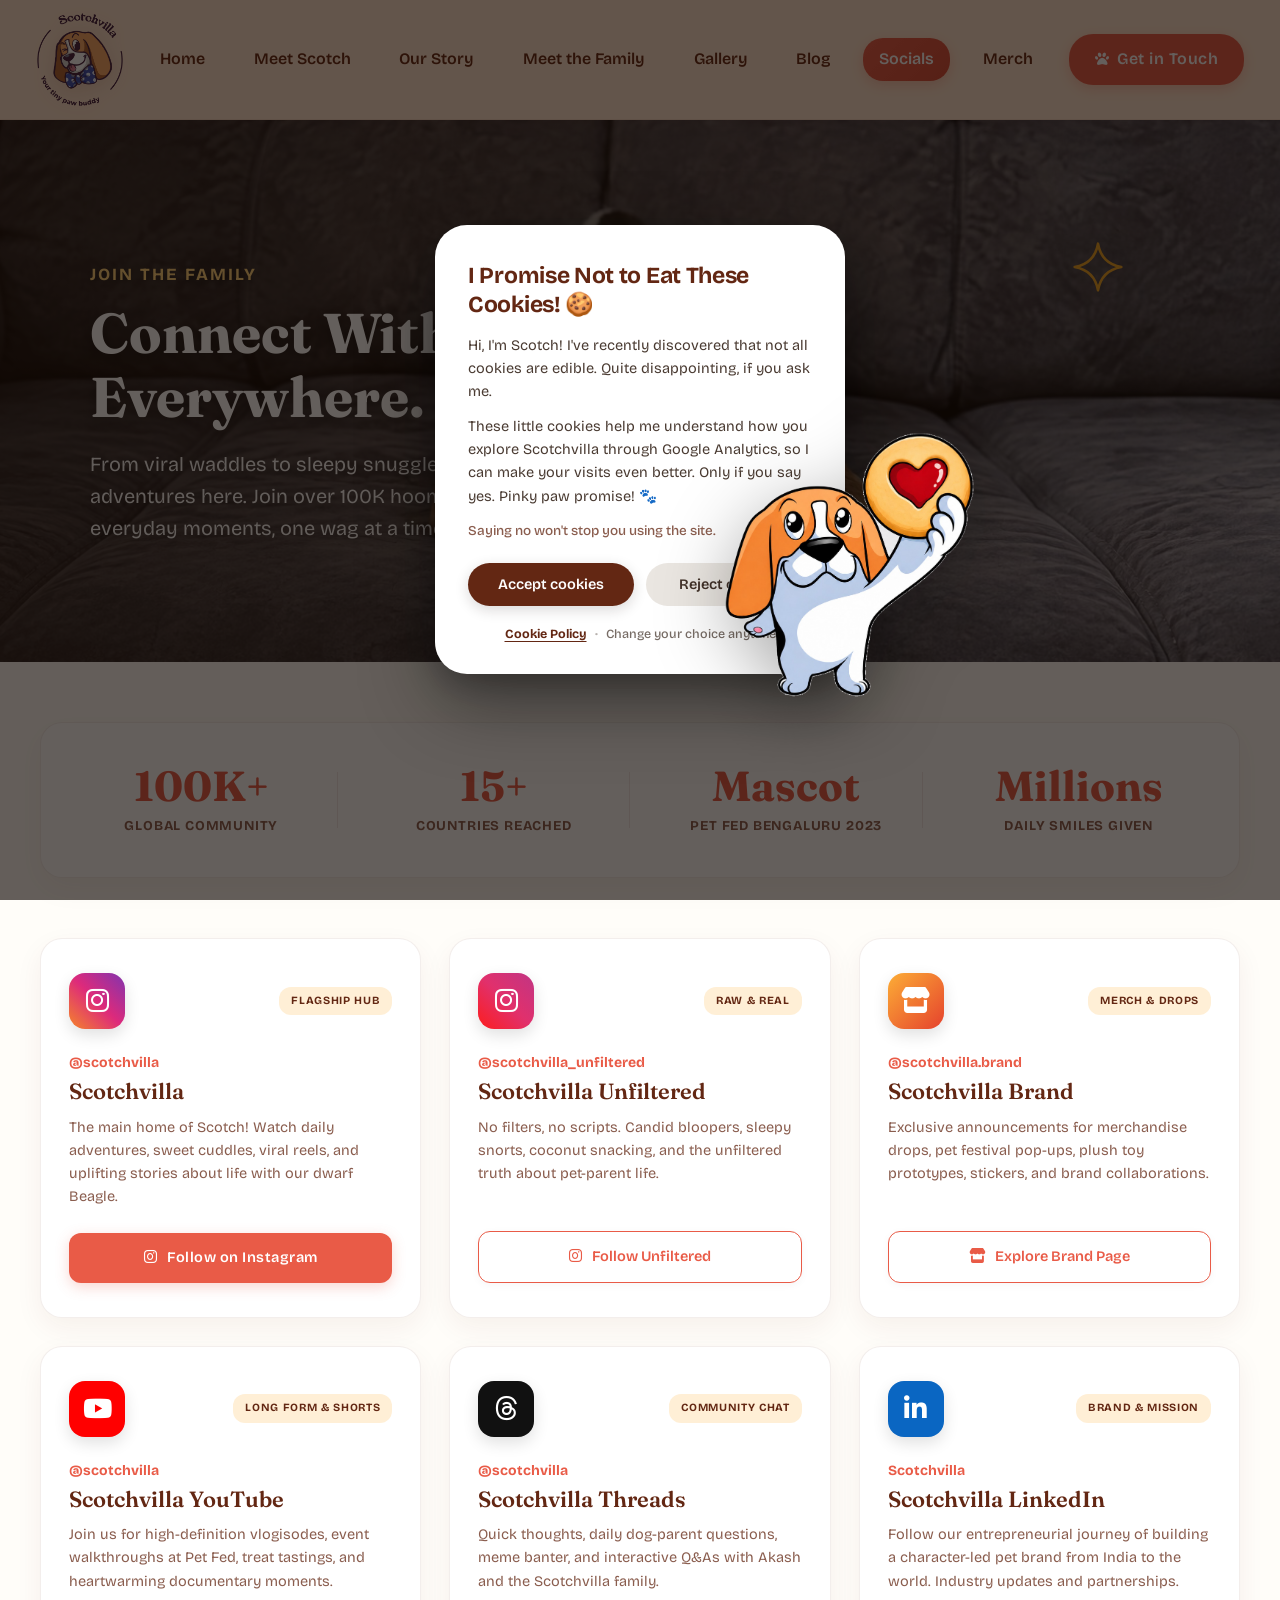
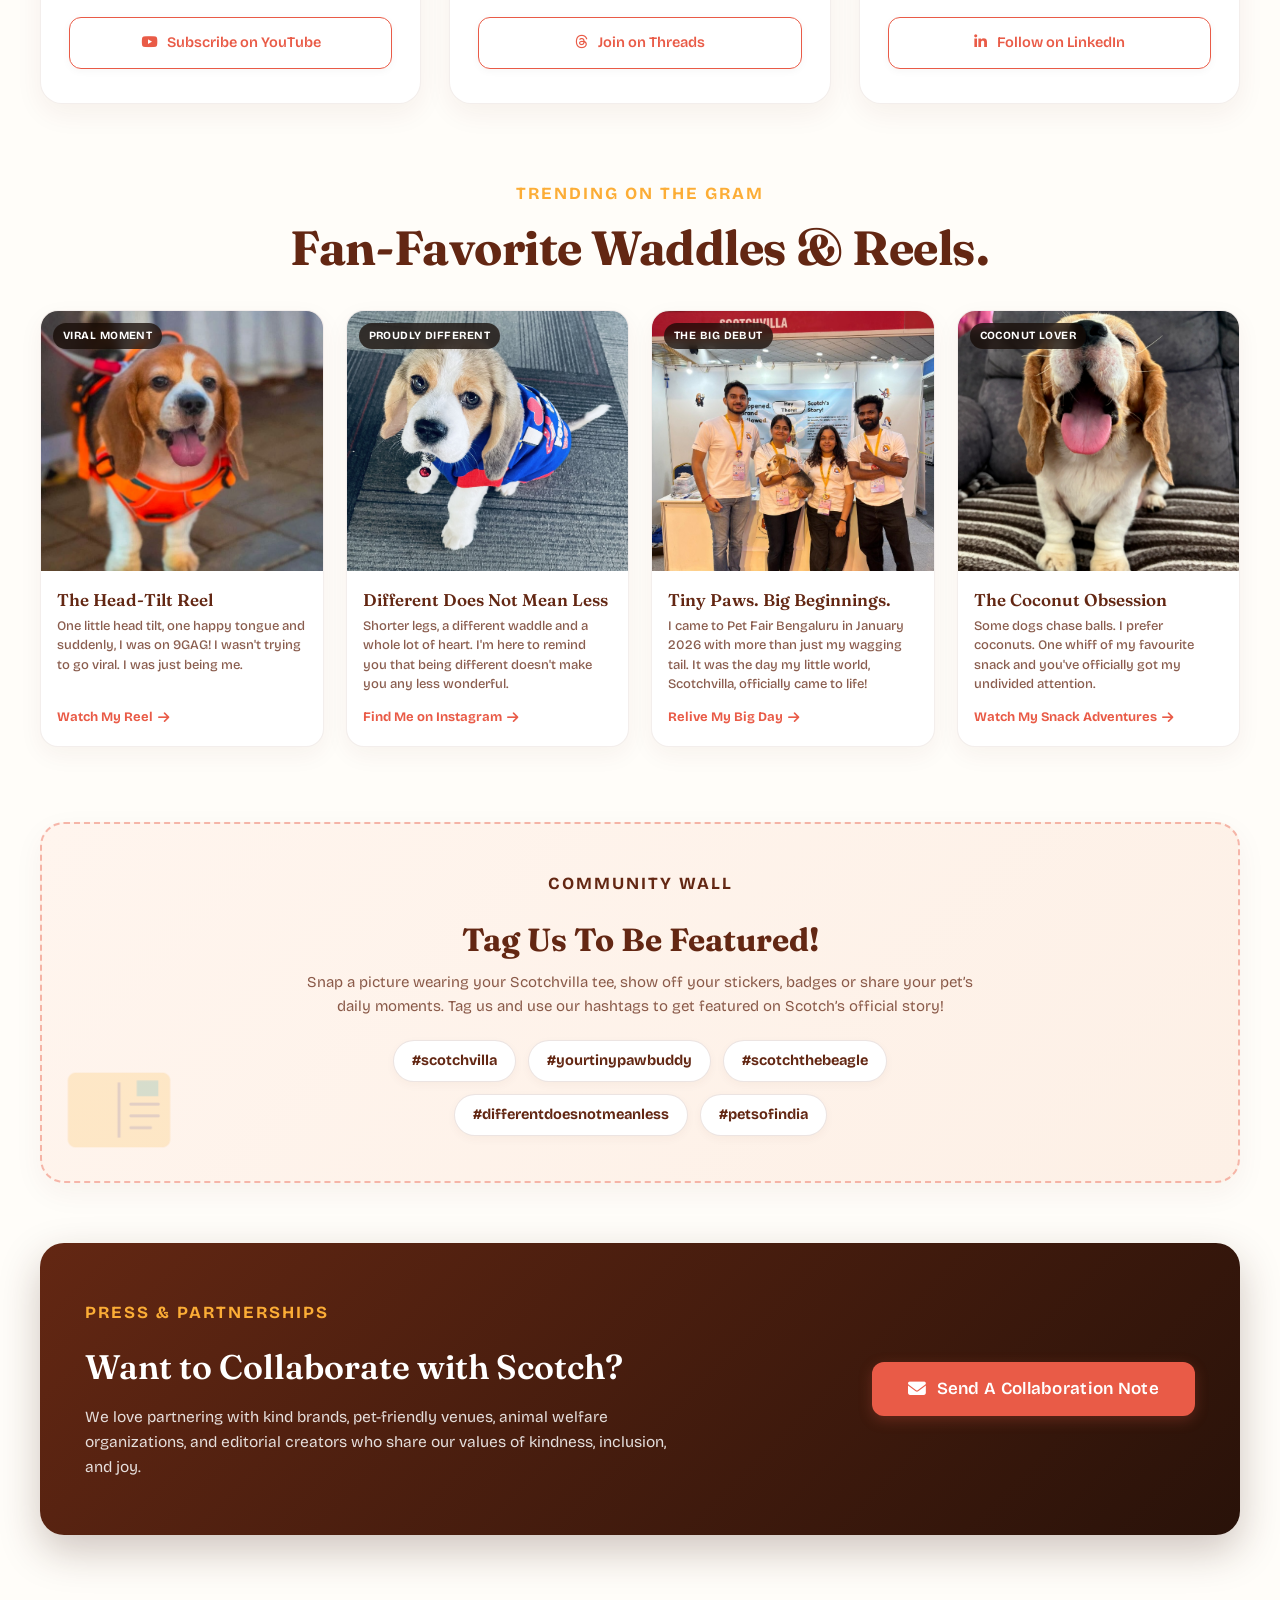
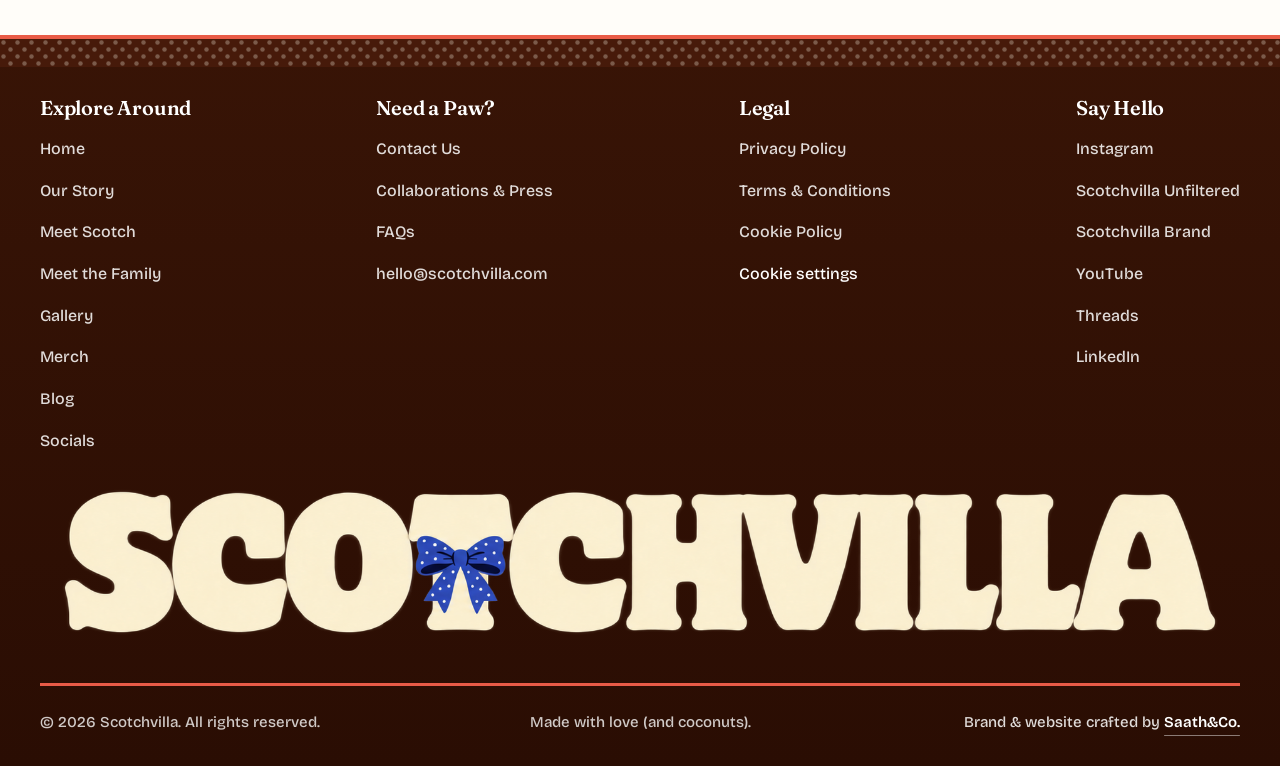
<file: socials.html>
<!DOCTYPE html>
<html lang="en">
<head>
  <meta charset="UTF-8">
  <meta name="viewport" content="width=device-width, initial-scale=1.0">
  <title>Socials — Follow Scotch The Dwarf Beagle | Scotchvilla</title>
  <meta name="description" content="Connect with Scotchvilla across Instagram, YouTube, Threads, and LinkedIn. Join over 100K cuddle buddies following the joyful adventures of Scotch the dwarf Beagle.">
  
  <!-- Favicon -->
  <link rel="icon" type="image/png" sizes="32x32" href="images/favicon-32x32.png">
  <link rel="icon" type="image/png" sizes="192x192" href="images/favicon-192x192.png">
  <link rel="apple-touch-icon" href="images/apple-touch-icon.png">

  <!-- Google Fonts Preconnect -->
  <link rel="preconnect" href="https://fonts.googleapis.com">
  <link rel="preconnect" href="https://fonts.gstatic.com" crossorigin>
  <link href="https://fonts.googleapis.com/css2?family=Bricolage+Grotesque:opsz,wght@12..96,400..700&family=Caveat:wght@600;700&family=Fraunces:ital,opsz,wght@0,9..144,400..800;1,9..144,400..800&display=swap" rel="stylesheet">

  <!-- Font Awesome Icons -->
  <link rel="stylesheet" href="https://cdnjs.cloudflare.com/ajax/libs/font-awesome/6.5.1/css/all.min.css">

  <!-- Main & Subpages Stylesheets -->
  <link rel="stylesheet" href="css/style.css?v=88.0">
  <link rel="stylesheet" href="css/pages.css?v=50.0">
</head>
<body class="page-socials">

  <!-- ==================== HEADER / NAVBAR ==================== -->
  <header id="site-header" class="site-header">
    <div class="nav-container">
      <a href="index.html" class="logo-link" title="Scotchvilla">
        <img src="images/scotchvilla-logo.png" alt="Scotchvilla - Your tiny paw buddy" class="logo-img" width="580" height="622">
      </a>

      <!-- Desktop Nav -->
      <nav class="desktop-nav" aria-label="Main Navigation">
        <ul class="nav-menu">
          <li class="nav-item"><a href="index.html#hero" class="nav-link">Home</a></li>
          <li class="nav-item"><a href="index.html#meet-scotch" class="nav-link">Meet Scotch</a></li>
          <li class="nav-item"><a href="index.html#story-so-far" class="nav-link">Our Story</a></li>
          <li class="nav-item"><a href="index.html#puppies" class="nav-link">Meet the Family</a></li>
          <li class="nav-item"><a href="gallery.html" class="nav-link">Gallery</a></li>
          <li class="nav-item"><a href="blog.html" class="nav-link">Blog</a></li>
          <li class="nav-item"><a href="socials.html" class="nav-link active">Socials</a></li>
          <li class="nav-item"><a href="merch.html" class="nav-link">Merch</a></li>
        </ul>
      </nav>

      <!-- CTA Button -->
      <div class="header-actions">
        <a href="#contact-modal" class="btn btn-primary nav-cta open-contact-trigger"><i class="fas fa-paw nav-paw-icon"></i> Get in Touch</a>
        <button id="mobile-menu-toggle" class="mobile-toggle" aria-label="Toggle navigation menu" aria-expanded="false">
          <span class="hamburger-bar"></span>
          <span class="hamburger-bar"></span>
          <span class="hamburger-bar"></span>
        </button>
      </div>
    </div>

    <!-- Mobile Drawer Navigation -->
    <div id="mobile-nav-drawer" class="mobile-nav-drawer">
      <ul class="mobile-menu">
        <li class="mobile-item"><a href="index.html#hero" class="mobile-link">Home</a></li>
        <li class="mobile-item"><a href="index.html#meet-scotch" class="mobile-link">Meet Scotch</a></li>
        <li class="mobile-item"><a href="index.html#story-so-far" class="mobile-link">Our Story</a></li>
        <li class="mobile-item"><a href="index.html#puppies" class="mobile-link">Meet the Family</a></li>
        <li class="mobile-item"><a href="gallery.html" class="mobile-link">Gallery</a></li>
        <li class="mobile-item"><a href="blog.html" class="mobile-link">Blog</a></li>
        <li class="mobile-item"><a href="socials.html" class="mobile-link active">Socials</a></li>
        <li class="mobile-item"><a href="merch.html" class="mobile-link">Merch</a></li>
        <li class="mobile-item mobile-cta-wrap">
          <a href="#contact-modal" class="btn btn-primary btn-block open-contact-trigger">Get in Touch</a>
        </li>
      </ul>
    </div>
  </header>

  <main id="main-content">

    <!-- ==================== HERO BANNER ==================== -->
    <section class="subpage-hero socials-hero">
      <div class="subpage-hero-container">
        <span class="section-badge gold-badge">Join The Family</span>
        <h1 class="subpage-title">Connect With Scotch Everywhere.</h1>
        <p class="subpage-subtitle">
          From viral waddles to sleepy snuggles, I share all my little adventures here. Join over 100K hoomans who follow my everyday moments, one wag at a time!
        </p>
      </div>
    </section>

    <!-- ==================== SOCIALS SECTION ==================== -->
    <section class="socials-section">
      <div class="section-container">

        <!-- Stats Bar -->
        <div class="social-stats-bar">
          <div class="social-stat-item">
            <div class="social-stat-number">100K+</div>
            <div class="social-stat-label">Global Community</div>
          </div>
          <div class="social-stat-item">
            <div class="social-stat-number">15+</div>
            <div class="social-stat-label">Countries Reached</div>
          </div>
          <div class="social-stat-item">
            <div class="social-stat-number">Mascot</div>
            <div class="social-stat-label">Pet Fed Bengaluru 2023</div>
          </div>
          <div class="social-stat-item">
            <div class="social-stat-number">Millions</div>
            <div class="social-stat-label">Daily Smiles Given</div>
          </div>
        </div>

        <!-- Social Channels Grid -->
        <div class="social-channels-grid">

          <!-- 1. Scotchvilla Instagram -->
          <article class="social-channel-card">
            <div class="channel-card-top">
              <div class="channel-icon instagram-main">
                <i class="fab fa-instagram"></i>
              </div>
              <span class="channel-badge">Flagship Hub</span>
            </div>
            <span class="channel-handle">@scotchvilla</span>
            <h3 class="channel-name">Scotchvilla</h3>
            <p class="channel-desc">
              The main home of Scotch! Watch daily adventures, sweet cuddles, viral reels, and uplifting stories about life with our dwarf Beagle.
            </p>
            <a href="https://instagram.com/scotchvilla" target="_blank" rel="noopener noreferrer" class="channel-btn btn btn-primary">
              <i class="fab fa-instagram"></i> Follow on Instagram
            </a>
          </article>

          <!-- 2. Scotchvilla Unfiltered -->
          <article class="social-channel-card">
            <div class="channel-card-top">
              <div class="channel-icon instagram-unfiltered">
                <i class="fab fa-instagram"></i>
              </div>
              <span class="channel-badge">Raw &amp; Real</span>
            </div>
            <span class="channel-handle">@scotchvilla_unfiltered</span>
            <h3 class="channel-name">Scotchvilla Unfiltered</h3>
            <p class="channel-desc">
              No filters, no scripts. Candid bloopers, sleepy snorts, coconut snacking, and the unfiltered truth about pet-parent life.
            </p>
            <a href="https://instagram.com/scotchvilla_unfiltered" target="_blank" rel="noopener noreferrer" class="channel-btn btn-outline">
              <i class="fab fa-instagram"></i> Follow Unfiltered
            </a>
          </article>

          <!-- 3. Scotchvilla Brand -->
          <article class="social-channel-card">
            <div class="channel-card-top">
              <div class="channel-icon instagram-brand">
                <i class="fas fa-store"></i>
              </div>
              <span class="channel-badge">Merch &amp; Drops</span>
            </div>
            <span class="channel-handle">@scotchvilla.brand</span>
            <h3 class="channel-name">Scotchvilla Brand</h3>
            <p class="channel-desc">
              Exclusive announcements for merchandise drops, pet festival pop-ups, plush toy prototypes, stickers, and brand collaborations.
            </p>
            <a href="https://instagram.com/scotchvilla.brand" target="_blank" rel="noopener noreferrer" class="channel-btn btn-outline">
              <i class="fas fa-store"></i> Explore Brand Page
            </a>
          </article>

          <!-- 4. YouTube -->
          <article class="social-channel-card">
            <div class="channel-card-top">
              <div class="channel-icon youtube">
                <i class="fab fa-youtube"></i>
              </div>
              <span class="channel-badge">Long Form &amp; Shorts</span>
            </div>
            <span class="channel-handle">@scotchvilla</span>
            <h3 class="channel-name">Scotchvilla YouTube</h3>
            <p class="channel-desc">
              Join us for high-definition vlogisodes, event walkthroughs at Pet Fed, treat tastings, and heartwarming documentary moments.
            </p>
            <a href="https://youtube.com/@scotchvilla" target="_blank" rel="noopener noreferrer" class="channel-btn btn-outline">
              <i class="fab fa-youtube"></i> Subscribe on YouTube
            </a>
          </article>

          <!-- 5. Threads -->
          <article class="social-channel-card">
            <div class="channel-card-top">
              <div class="channel-icon threads">
                <i class="fab fa-threads"></i>
              </div>
              <span class="channel-badge">Community Chat</span>
            </div>
            <span class="channel-handle">@scotchvilla</span>
            <h3 class="channel-name">Scotchvilla Threads</h3>
            <p class="channel-desc">
              Quick thoughts, daily dog-parent questions, meme banter, and interactive Q&amp;As with Akash and the Scotchvilla family.
            </p>
            <a href="https://threads.com/@scotchvilla" target="_blank" rel="noopener noreferrer" class="channel-btn btn-outline">
              <i class="fab fa-threads"></i> Join on Threads
            </a>
          </article>

          <!-- 6. LinkedIn -->
          <article class="social-channel-card">
            <div class="channel-card-top">
              <div class="channel-icon linkedin">
                <i class="fab fa-linkedin-in"></i>
              </div>
              <span class="channel-badge">Brand &amp; Mission</span>
            </div>
            <span class="channel-handle">Scotchvilla</span>
            <h3 class="channel-name">Scotchvilla LinkedIn</h3>
            <p class="channel-desc">
              Follow our entrepreneurial journey of building a character-led pet brand from India to the world. Industry updates and partnerships.
            </p>
            <a href="https://linkedin.com/company/scotchvilla" target="_blank" rel="noopener noreferrer" class="channel-btn btn-outline">
              <i class="fab fa-linkedin-in"></i> Follow on LinkedIn
            </a>
          </article>

        </div>

        <!-- ==================== VIRAL & FAVORITE MOMENTS ==================== -->
        <div class="viral-section-heading">
          <span class="section-badge gold-badge">TRENDING ON THE GRAM</span>
          <h2 class="section-title">Fan-Favorite Waddles &amp; Reels.</h2>
        </div>

        <div class="viral-grid">
          <!-- Moment 1: Viral 9GAG Head Tilt -->
          <article class="viral-card">
            <div class="viral-media">
              <span class="viral-badge-pill">VIRAL MOMENT</span>
              <img src="images/gallery/scotch-head-tilt-harness.jpg?v=2.0" alt="Scotch in orange harness with sweet head tilt" class="viral-img viral-img-tilt" loading="lazy">
            </div>
            <div class="viral-content">
              <h4 class="viral-title">The Head-Tilt Reel</h4>
              <p class="viral-desc">One little head tilt, one happy tongue and suddenly, I was on 9GAG! I wasn't trying to go viral. I was just being me.</p>
              <a href="https://www.instagram.com/reel/CrSkvc5pXbU/?exln=ODNrYWFreXV1cGJh" target="_blank" rel="noopener noreferrer" class="viral-link">
                Watch My Reel <i class="fas fa-arrow-right"></i>
              </a>
            </div>
          </article>

          <!-- Moment 2: Golden Hour Portrait -->
          <article class="viral-card">
            <div class="viral-media">
              <span class="viral-badge-pill">PROUDLY DIFFERENT</span>
              <img src="images/gallery/gallery-13.jpg" alt="Different does not mean less" class="viral-img" loading="lazy">
            </div>
            <div class="viral-content">
              <h4 class="viral-title">Different Does Not Mean Less</h4>
              <p class="viral-desc">Shorter legs, a different waddle and a whole lot of heart. I'm here to remind you that being different doesn't make you any less wonderful.</p>
              <a href="https://instagram.com/scotchvilla" target="_blank" rel="noopener noreferrer" class="viral-link">
                Find Me on Instagram <i class="fas fa-arrow-right"></i>
              </a>
            </div>
          </article>

          <!-- Moment 3: Pet Fed Mascot Debut -->
          <article class="viral-card">
            <div class="viral-media">
              <span class="viral-badge-pill">THE BIG DEBUT</span>
              <img src="images/gallery/scotchvilla-team-booth.jpg" alt="Scotchvilla team with Scotch at Pet Fair launch booth" class="viral-img viral-img-kids" loading="lazy">
            </div>
            <div class="viral-content">
              <h4 class="viral-title">Tiny Paws. Big Beginnings.</h4>
              <p class="viral-desc">I came to Pet Fair Bengaluru in January 2026 with more than just my wagging tail. It was the day my little world, Scotchvilla, officially came to life!</p>
              <a href="https://www.instagram.com/reel/DTZxKjdidPF/?obrf=c3dwZXpjaXpuZTM5" target="_blank" rel="noopener noreferrer" class="viral-link">
                Relive My Big Day <i class="fas fa-arrow-right"></i>
              </a>
            </div>
          </article>

          <!-- Moment 4: Coconut Snacking -->
          <article class="viral-card">
            <div class="viral-media">
              <span class="viral-badge-pill">COCONUT LOVER</span>
              <img src="images/gallery/scotch-yawn-couch.jpg" alt="Scotch yawning happily on the couch" class="viral-img" loading="lazy">
            </div>
            <div class="viral-content">
              <h4 class="viral-title">The Coconut Obsession</h4>
              <p class="viral-desc">Some dogs chase balls. I prefer coconuts. One whiff of my favourite snack and you've officially got my undivided attention.</p>
              <a href="https://www.instagram.com/reel/DXdlwariKK7/?xtok=MWl1eW01MmsyZG05bw==" target="_blank" rel="noopener noreferrer" class="viral-link">
                Watch My Snack Adventures <i class="fas fa-arrow-right"></i>
              </a>
            </div>
          </article>
        </div>

        <!-- ==================== COMMUNITY TAG BANNER ==================== -->
        <div class="community-wall-banner">
          <div class="community-wall-content">
            <span class="section-badge coral-badge">COMMUNITY WALL</span>
            <h3 class="newsletter-title" style="margin-top: 10px;">Tag Us To Be Featured!</h3>
            <p class="newsletter-desc" style="margin-bottom: 20px;">
              Snap a picture wearing your Scotchvilla tee, show off your stickers, badges or share your pet’s daily moments. Tag us and use our hashtags to get featured on Scotch’s official story!
            </p>
            <div class="community-tags-wrap">
              <span class="community-tag-chip">#scotchvilla</span>
              <span class="community-tag-chip">#yourtinypawbuddy</span>
              <span class="community-tag-chip">#scotchthebeagle</span>
              <span class="community-tag-chip">#differentdoesnotmeanless</span>
              <span class="community-tag-chip">#petsofindia</span>
            </div>
          </div>
        </div>

        <!-- ==================== COLLAB CALLOUT BANNER ==================== -->
        <div class="collab-cta-banner">
          <div class="collab-text">
            <span class="section-badge gold-badge" style="color: var(--color-gold);">PRESS &amp; PARTNERSHIPS</span>
            <h3>Want to Collaborate with Scotch?</h3>
            <p>
              We love partnering with kind brands, pet-friendly venues, animal welfare organizations, and editorial creators who share our values of kindness, inclusion, and joy.
            </p>
          </div>
          <div class="collab-action">
            <a href="#contact-modal" class="btn btn-primary btn-cta open-contact-trigger">
              <i class="fas fa-envelope"></i> Send A Collaboration Note
            </a>
          </div>
        </div>

      </div>
    </section>

  </main>

  <!-- ==================== FOOTER ==================== -->
  <footer id="site-footer" class="site-footer" role="contentinfo">
    <div class="footer-inner">
      <div class="footer-top">
        <div class="footer-grid">
          
          <!-- Column 1: Explore Around -->
          <div class="footer-col">
            <h3 class="footer-col-title">Explore Around</h3>
            <ul class="footer-nav-list">
              <li><a href="index.html#hero" class="footer-nav-link">Home</a></li>
              <li><a href="index.html#story-so-far" class="footer-nav-link">Our Story</a></li>
              <li><a href="index.html#meet-scotch" class="footer-nav-link">Meet Scotch</a></li>
              <li><a href="index.html#puppies" class="footer-nav-link">Meet the Family</a></li>
              <li><a href="gallery.html" class="footer-nav-link">Gallery</a></li>
              <li><a href="merch.html" class="footer-nav-link">Merch</a></li>
              <li><a href="blog.html" class="footer-nav-link">Blog</a></li>
              <li><a href="socials.html" class="footer-nav-link active">Socials</a></li>
            </ul>
          </div>

          <!-- Column 2: Need a Paw? -->
          <div class="footer-col">
            <h3 class="footer-col-title">Need a Paw?</h3>
            <ul class="footer-nav-list">
              <li><a href="#contact-modal" class="footer-nav-link open-contact-trigger">Contact Us</a></li>
              <li><a href="#contact-modal" class="footer-nav-link open-contact-trigger">Collaborations &amp; Press</a></li>
              <li><a href="faq.html" class="footer-nav-link">FAQs</a></li>
              <li><a href="mailto:hello@scotchvilla.com" class="footer-nav-link">hello@scotchvilla.com</a></li>
            </ul>
          </div>

          <!-- Column 3: Legal -->
          <div class="footer-col">
            <h3 class="footer-col-title">Legal</h3>
            <ul class="footer-nav-list">
              <li><a href="privacy.html" class="footer-nav-link">Privacy Policy</a></li>
              <li><a href="terms.html" class="footer-nav-link">Terms &amp; Conditions</a></li>
              <li><a href="cookie-policy.html" class="footer-nav-link">Cookie Policy</a></li>
              <li><button type="button" class="footer-nav-link cookie-settings-link" data-cookie-preferences>Cookie settings</button></li>
            </ul>
          </div>

          <!-- Column 4: Say Hello -->
          <div class="footer-col">
            <h3 class="footer-col-title">Say Hello</h3>
            <ul class="footer-nav-list">
              <li><a href="https://instagram.com/scotchvilla" target="_blank" rel="noopener noreferrer" class="footer-nav-link">Instagram</a></li>
              <li><a href="https://instagram.com/scotchvilla_unfiltered" target="_blank" rel="noopener noreferrer" class="footer-nav-link">Scotchvilla Unfiltered</a></li>
              <li><a href="https://instagram.com/scotchvilla.brand" target="_blank" rel="noopener noreferrer" class="footer-nav-link">Scotchvilla Brand</a></li>
              <li><a href="https://youtube.com/@scotchvilla" target="_blank" rel="noopener noreferrer" class="footer-nav-link">YouTube</a></li>
              <li><a href="https://threads.com/@scotchvilla" target="_blank" rel="noopener noreferrer" class="footer-nav-link">Threads</a></li>
              <li><a href="https://linkedin.com/company/scotchvilla" target="_blank" rel="noopener noreferrer" class="footer-nav-link">LinkedIn</a></li>
            </ul>
          </div>

        </div>
      </div>

      <!-- Giant Display Wordmark (SCOTCHVILLA with Dog Paw Cutout) -->
      <div class="footer-huge-wordmark" aria-label="Scotchvilla">
        <img src="images/scotchvilla-footer-wordmark.png" 
             alt="Scotchvilla" 
             class="footer-wordmark-img" 
             width="1916" 
             height="280" 
             loading="lazy">
      </div>

      <!-- Footer Bottom Bar (3-Part Layout) -->
      <div class="footer-bottom">
        <div class="footer-bottom-left">
          &copy; 2026 Scotchvilla. All rights reserved.
        </div>
        <div class="footer-bottom-center">
          Made with love (and coconuts).
        </div>
        <div class="footer-bottom-right">
          <a href="https://www.instagram.com/saathandco_official?dlrf=MXU1Z2llNzJoZGYw" target="_blank" rel="noopener noreferrer" class="footer-credit-link">Brand &amp; website crafted by <span class="footer-credit-brand">Saath&amp;Co.</span></a>
        </div>
      </div>
    </div>
  </footer>

  <!-- ==================== CONTACT MODAL ==================== -->
  <div id="contact-modal" class="contact-modal" aria-hidden="true" role="dialog" aria-label="Contact Us">
    <div class="contact-modal-backdrop" id="contact-modal-close-backdrop"></div>
    <div class="contact-modal-dialog">
      <button class="contact-modal-close" id="contact-modal-close-btn" aria-label="Close modal">&times;</button>
      <div class="contact-modal-header">
        <span class="section-badge gold-badge">Get In Touch</span>
        <h3 class="contact-modal-title">Off you go, little message.</h3>
        <p class="contact-modal-subtitle">Leave your details to send a message directly to us on WhatsApp.</p>
      </div>
      <form id="contact-form" class="contact-modal-form">
        <div class="form-group">
          <label for="name">Your Name</label>
          <input type="text" id="name" name="name" required placeholder="John Doe">
        </div>
        <div class="form-group">
          <label for="email">Email Address</label>
          <input type="email" id="email" name="email" required placeholder="john@example.com">
        </div>
        <div class="form-group">
          <label for="phone">Phone Number</label>
          <input type="tel" id="phone" name="phone" placeholder="+91 98765 43210">
        </div>
        <div class="form-group">
          <label for="inquiry-reason">I am getting in touch about</label>
          <select id="inquiry-reason" name="inquiry-reason">
            <option value="brand-collaboration">Brand collaboration</option>
            <option value="press-media">Press &amp; media</option>
            <option value="events-appearances">Events &amp; appearances</option>
            <option value="merch-products">Merch &amp; products</option>
            <option value="hello">Just saying hello to Scotch!</option>
            <option value="other">Something else</option>
          </select>
        </div>
        <div class="form-group">
          <label for="message">Message</label>
          <textarea id="message" name="message" rows="3" placeholder="Drop your note here..."></textarea>
        </div>
        <button type="submit" class="btn btn-primary btn-block"><i class="fab fa-whatsapp" style="margin-right: 8px; font-size: 1.15em;"></i>Send via WhatsApp</button>
      </form>
      <div id="form-success-message" class="form-success-message" style="display: none;">
        <i class="fab fa-whatsapp" style="font-size: 52px; color: #25D366; margin-bottom: 16px;"></i>
        <h4>Thank you!</h4>
        <p>Opening WhatsApp to send your message...</p>
      </div>
    </div>
  </div>

  <!-- Scripts -->
  <script src="js/cookie-consent.js?v=4.1"></script>
  <script src="js/main.js?v=20.0"></script>
</body>
</html>
</file>
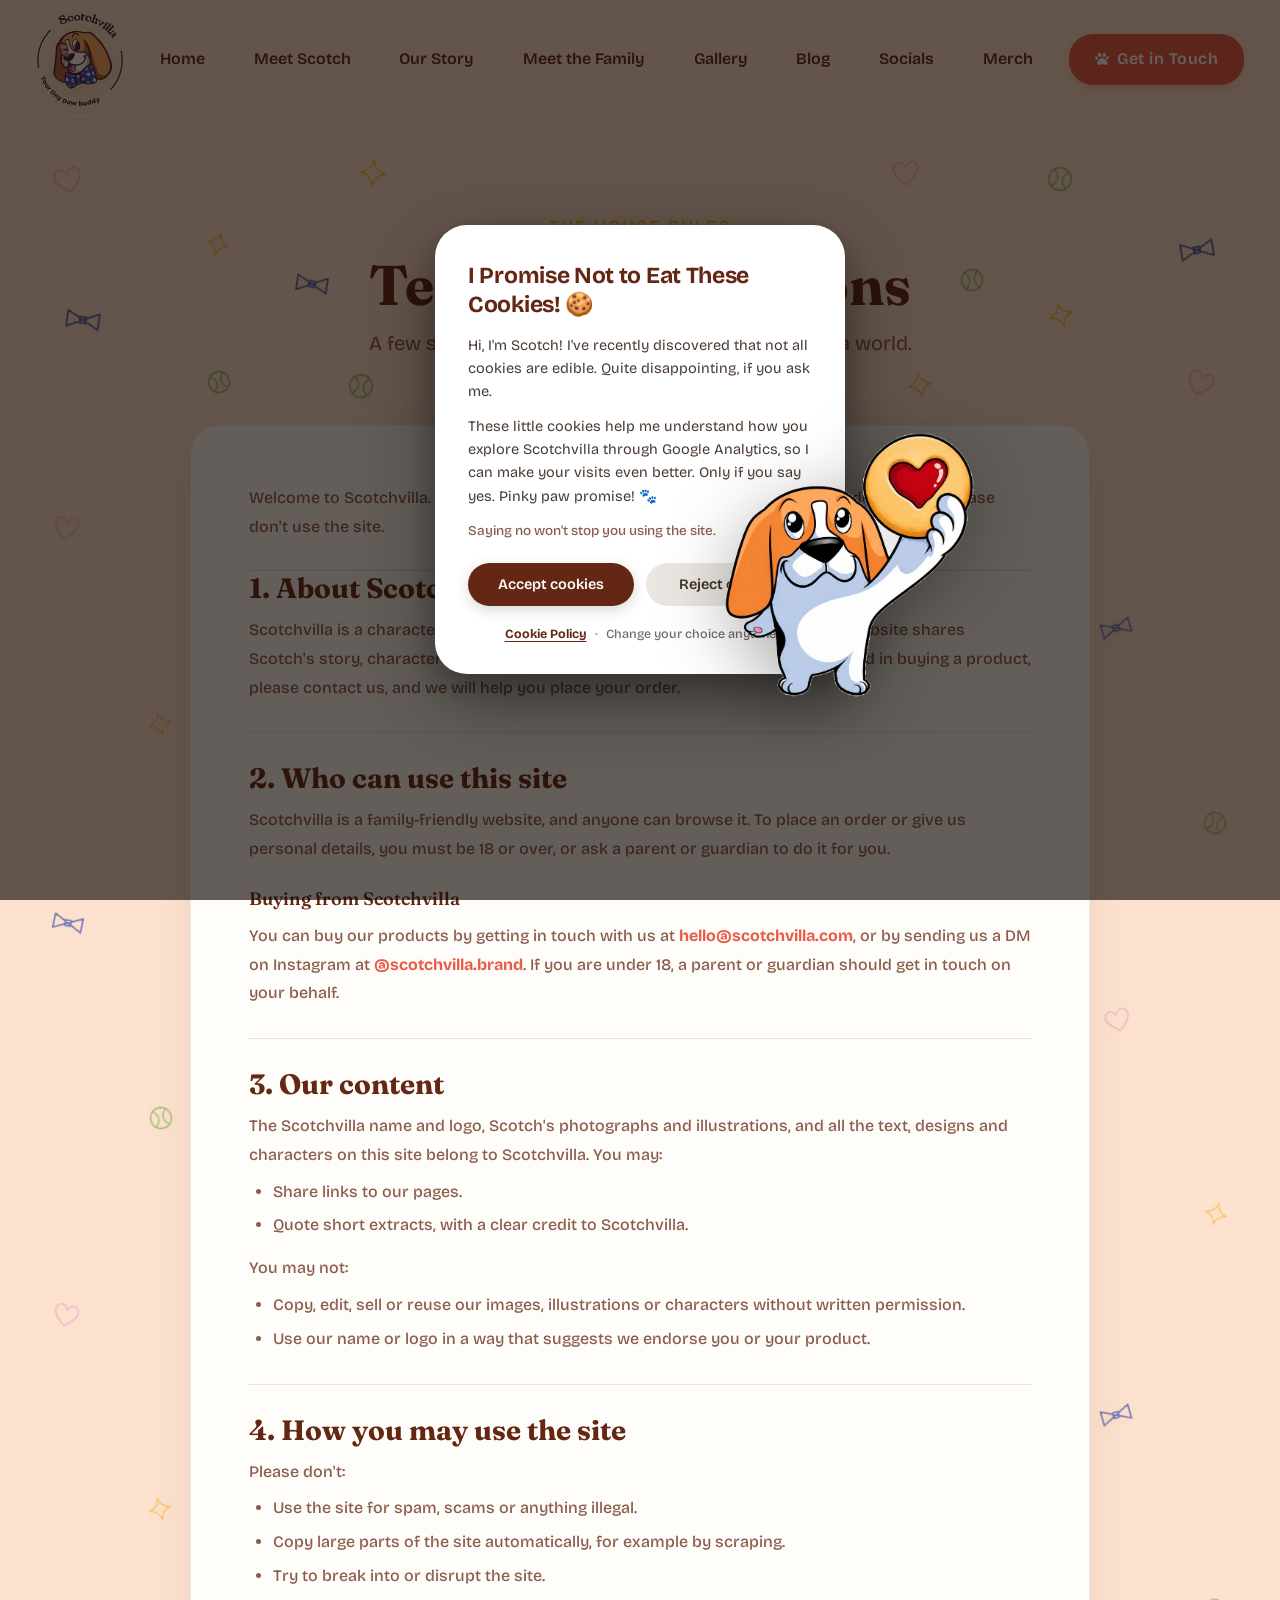
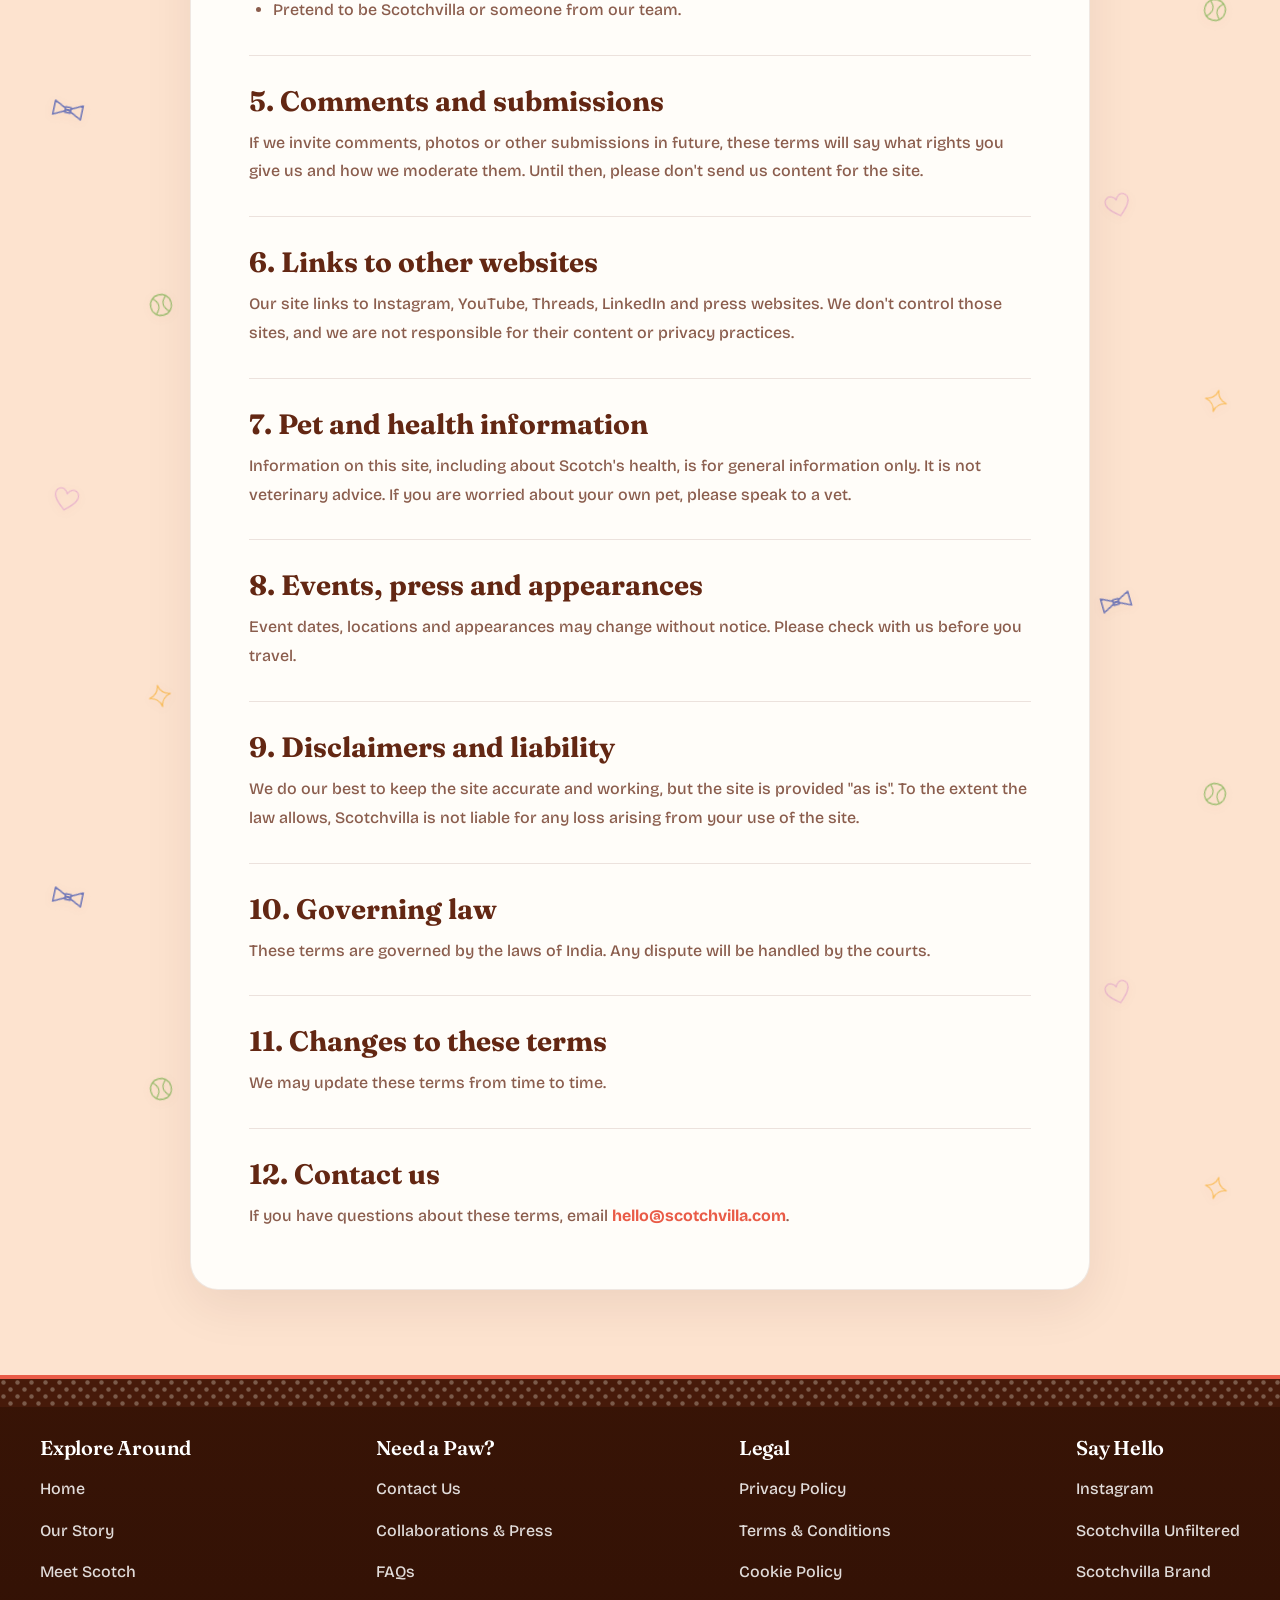
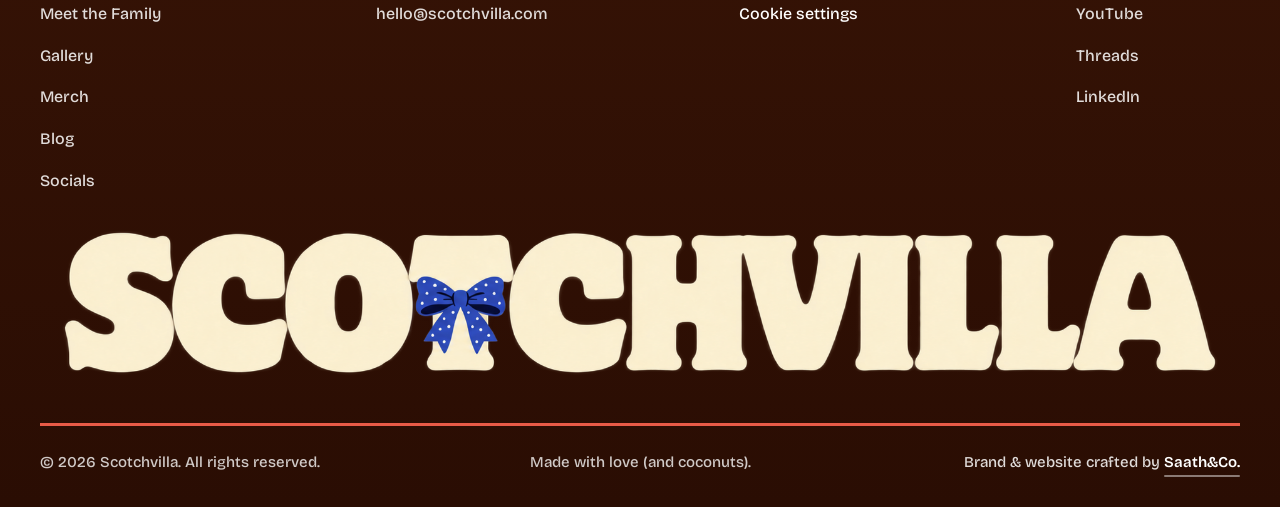
<file: terms.html>
<!DOCTYPE html>
<html lang="en">
<head>
  <meta charset="UTF-8">
  <meta name="viewport" content="width=device-width, initial-scale=1.0">
  <title>Terms &amp; Conditions | Scotchvilla</title>
  <meta name="description" content="Read the terms and conditions for using the Scotchvilla website.">
  
  <!-- Favicon -->
  <link rel="icon" type="image/png" sizes="32x32" href="images/favicon-32x32.png">
  <link rel="icon" type="image/png" sizes="192x192" href="images/favicon-192x192.png">
  <link rel="apple-touch-icon" href="images/apple-touch-icon.png">

  <!-- Google Fonts Preconnect -->
  <link rel="preconnect" href="https://fonts.googleapis.com">
  <link rel="preconnect" href="https://fonts.gstatic.com" crossorigin>
  <link href="https://fonts.googleapis.com/css2?family=Bricolage+Grotesque:opsz,wght@12..96,400..700&family=Caveat:wght@600;700&family=Fraunces:ital,opsz,wght@0,9..144,400..800;1,9..144,400..800&display=swap" rel="stylesheet">

  <!-- Font Awesome Icons -->
  <link rel="stylesheet" href="https://cdnjs.cloudflare.com/ajax/libs/font-awesome/6.5.1/css/all.min.css">

  <!-- Main & Subpages Stylesheets -->
  <link rel="stylesheet" href="css/style.css?v=88.0">
  <link rel="stylesheet" href="css/pages.css?v=52.0">
</head>
<body class="page-terms">

  <!-- ==================== HEADER / NAVBAR ==================== -->
  <header id="site-header" class="site-header">
    <div class="nav-container">
      <a href="index.html" class="logo-link" title="Scotchvilla">
        <img src="images/scotchvilla-logo.png" alt="Scotchvilla - Your tiny paw buddy" class="logo-img" width="580" height="622">
      </a>

      <!-- Desktop Nav -->
      <nav class="desktop-nav" aria-label="Main Navigation">
        <ul class="nav-menu">
          <li class="nav-item"><a href="index.html#hero" class="nav-link">Home</a></li>
          <li class="nav-item"><a href="index.html#meet-scotch" class="nav-link">Meet Scotch</a></li>
          <li class="nav-item"><a href="index.html#story-so-far" class="nav-link">Our Story</a></li>
          <li class="nav-item"><a href="index.html#puppies" class="nav-link">Meet the Family</a></li>
          <li class="nav-item"><a href="gallery.html" class="nav-link">Gallery</a></li>
          <li class="nav-item"><a href="blog.html" class="nav-link">Blog</a></li>
          <li class="nav-item"><a href="socials.html" class="nav-link">Socials</a></li>
          <li class="nav-item"><a href="merch.html" class="nav-link">Merch</a></li>
        </ul>
      </nav>

      <!-- CTA Button -->
      <div class="header-actions">
        <a href="#contact-modal" class="btn btn-primary nav-cta open-contact-trigger"><i class="fas fa-paw nav-paw-icon"></i> Get in Touch</a>
        <button id="mobile-menu-toggle" class="mobile-toggle" aria-label="Toggle navigation menu" aria-expanded="false">
          <span class="hamburger-bar"></span>
          <span class="hamburger-bar"></span>
          <span class="hamburger-bar"></span>
        </button>
      </div>
    </div>

    <!-- Mobile Drawer Navigation -->
    <div id="mobile-nav-drawer" class="mobile-nav-drawer">
      <ul class="mobile-menu">
        <li class="mobile-item"><a href="index.html#hero" class="mobile-link">Home</a></li>
        <li class="mobile-item"><a href="index.html#meet-scotch" class="mobile-link">Meet Scotch</a></li>
        <li class="mobile-item"><a href="index.html#story-so-far" class="mobile-link">Our Story</a></li>
        <li class="mobile-item"><a href="index.html#puppies" class="mobile-link">Meet the Family</a></li>
        <li class="mobile-item"><a href="gallery.html" class="mobile-link">Gallery</a></li>
        <li class="mobile-item"><a href="blog.html" class="mobile-link">Blog</a></li>
        <li class="mobile-item"><a href="socials.html" class="mobile-link">Socials</a></li>
        <li class="mobile-item"><a href="merch.html" class="mobile-link">Merch</a></li>
        <li class="mobile-item mobile-cta-wrap">
          <a href="#contact-modal" class="btn btn-primary btn-block open-contact-trigger">Get in Touch</a>
        </li>
      </ul>
    </div>
  </header>

  <main id="main-content" class="privacy-main">
    <section class="subpage-hero terms-hero">
            <!-- Dedicated Floating Hero Elements -->
      <div class="hero-brand-doodles" aria-hidden="true">
        <!-- Left Group -->
        <img src="images/brand-elements/heart-pink.svg" alt="" class="privacy-doodle anim-float-a" style="top: 15%; left: 4%; width: 34px; height: 34px; animation-duration: 6.8s; animation-delay: -2.1s; transform: rotate(-12deg); opacity: 0.85;">
        <img src="images/brand-elements/sparkle-yellow.svg" alt="" class="privacy-doodle anim-float-c" style="top: 38%; left: 16%; width: 26px; height: 26px; animation-duration: 5.8s; animation-delay: -1.2s; transform: rotate(15deg); opacity: 0.85;">
        <img src="images/brand-elements/bow-tie-blue.svg" alt="" class="privacy-doodle anim-float-a" style="top: 62%; left: 5%; width: 38px; height: 38px; animation-duration: 7.2s; animation-delay: -3.5s; transform: rotate(8deg); opacity: 0.88;">
        <img src="images/brand-elements/ball-light-green.svg" alt="" class="privacy-doodle anim-float-c" style="top: 85%; left: 16%; width: 28px; height: 28px; animation-duration: 6.5s; animation-delay: -0.8s; transform: rotate(-18deg); opacity: 0.8;">

        <!-- Middle Doodles (Fill center gaps, approach and return animation) -->
        <img src="images/brand-elements/sparkle-yellow.svg" alt="" class="privacy-doodle anim-float-a" style="top: 13%; left: 28%; width: 30px; height: 30px; animation-duration: 6.4s; animation-delay: -1.5s; transform: rotate(5deg); opacity: 0.85;">
        <img src="images/brand-elements/heart-pink.svg" alt="" class="privacy-doodle anim-float-b" style="top: 13%; right: 28%; width: 32px; height: 32px; animation-duration: 6.7s; animation-delay: -3.2s; transform: rotate(-5deg); opacity: 0.85;">
        <img src="images/brand-elements/bow-tie-blue.svg" alt="" class="privacy-doodle anim-float-c" style="top: 50%; left: 23%; width: 36px; height: 36px; animation-duration: 7.0s; animation-delay: -4.0s; transform: rotate(8deg); opacity: 0.88;">
        <img src="images/brand-elements/ball-light-green.svg" alt="" class="privacy-doodle anim-float-d" style="top: 50%; right: 23%; width: 28px; height: 28px; animation-duration: 7.1s; animation-delay: -2.3s; transform: rotate(-8deg); opacity: 0.8;">
        <img src="images/brand-elements/ball-light-green.svg" alt="" class="privacy-doodle anim-float-a" style="top: 86%; left: 27%; width: 30px; height: 30px; animation-duration: 6.5s; animation-delay: -2.5s; transform: rotate(10deg); opacity: 0.82;">
        <img src="images/brand-elements/sparkle-yellow.svg" alt="" class="privacy-doodle anim-float-b" style="top: 86%; right: 27%; width: 28px; height: 28px; animation-duration: 6.9s; animation-delay: -1.0s; transform: rotate(-10deg); opacity: 0.85;">

        <!-- Right Group -->
        <img src="images/brand-elements/ball-light-green.svg" alt="" class="privacy-doodle anim-float-b" style="top: 15%; right: 16%; width: 30px; height: 30px; animation-duration: 8.4s; animation-delay: -5.0s; transform: rotate(12deg); opacity: 0.8;">
        <img src="images/brand-elements/bow-tie-blue.svg" alt="" class="privacy-doodle anim-float-d" style="top: 38%; right: 5%; width: 38px; height: 38px; animation-duration: 6.2s; animation-delay: -1.8s; transform: rotate(-10deg); opacity: 0.88;">
        <img src="images/brand-elements/sparkle-yellow.svg" alt="" class="privacy-doodle anim-float-b" style="top: 62%; right: 16%; width: 28px; height: 28px; animation-duration: 6.0s; animation-delay: -2.7s; transform: rotate(-16deg); opacity: 0.85;">
        <img src="images/brand-elements/heart-pink.svg" alt="" class="privacy-doodle anim-float-d" style="top: 85%; right: 5%; width: 32px; height: 32px; animation-duration: 7.5s; animation-delay: -3.1s; transform: rotate(20deg); opacity: 0.85;">
      </div>
      <div class="subpage-hero-container">
        <span class="section-badge gold-badge">THE HOUSE RULES</span>
        <h1 class="subpage-title">Terms &amp; Conditions</h1>
        <p class="subpage-subtitle">A few simple guidelines for enjoying the Scotchvilla world.</p>
      </div>
    </section>

    <section class="terms-section" aria-label="Terms and Conditions">
      <div class="privacy-floating-background" aria-hidden="true">
        <!-- Left Gutter Doodles (Equal Stride, Guaranteed Zero Collision) -->
        <img src="images/brand-elements/heart-pink.svg" alt="" class="privacy-doodle anim-float-a" style="top: 4.0%; left: 4.0%; width: 30px; height: 30px; animation-duration: 7.2s; animation-delay: -0.0s; transform: rotate(12deg); opacity: 0.72;">
        <img src="images/brand-elements/sparkle-yellow.svg" alt="" class="privacy-doodle anim-float-c" style="top: 11.7%; left: 11.5%; width: 26px; height: 26px; animation-duration: 7.6s; animation-delay: -1.7s; transform: rotate(-14deg); opacity: 0.65;">
        <img src="images/brand-elements/bow-tie-blue.svg" alt="" class="privacy-doodle anim-float-a" style="top: 19.3%; left: 4.0%; width: 34px; height: 34px; animation-duration: 8.0s; animation-delay: -3.4s; transform: rotate(12deg); opacity: 0.72;">
        <img src="images/brand-elements/ball-light-green.svg" alt="" class="privacy-doodle anim-float-c" style="top: 27.0%; left: 11.5%; width: 28px; height: 28px; animation-duration: 8.4s; animation-delay: -5.1s; transform: rotate(-14deg); opacity: 0.65;">
        <img src="images/brand-elements/heart-pink.svg" alt="" class="privacy-doodle anim-float-a" style="top: 34.7%; left: 4.0%; width: 30px; height: 30px; animation-duration: 8.8s; animation-delay: -0.8s; transform: rotate(12deg); opacity: 0.72;">
        <img src="images/brand-elements/sparkle-yellow.svg" alt="" class="privacy-doodle anim-float-c" style="top: 42.3%; left: 11.5%; width: 26px; height: 26px; animation-duration: 9.2s; animation-delay: -2.5s; transform: rotate(-14deg); opacity: 0.65;">
        <img src="images/brand-elements/bow-tie-blue.svg" alt="" class="privacy-doodle anim-float-a" style="top: 50.0%; left: 4.0%; width: 34px; height: 34px; animation-duration: 9.6s; animation-delay: -4.2s; transform: rotate(12deg); opacity: 0.72;">
        <img src="images/brand-elements/ball-light-green.svg" alt="" class="privacy-doodle anim-float-c" style="top: 57.7%; left: 11.5%; width: 28px; height: 28px; animation-duration: 7.5s; animation-delay: -5.9s; transform: rotate(-14deg); opacity: 0.65;">
        <img src="images/brand-elements/heart-pink.svg" alt="" class="privacy-doodle anim-float-a" style="top: 65.3%; left: 4.0%; width: 30px; height: 30px; animation-duration: 7.9s; animation-delay: -1.6s; transform: rotate(12deg); opacity: 0.72;">
        <img src="images/brand-elements/sparkle-yellow.svg" alt="" class="privacy-doodle anim-float-c" style="top: 73.0%; left: 11.5%; width: 26px; height: 26px; animation-duration: 8.3s; animation-delay: -3.3s; transform: rotate(-14deg); opacity: 0.65;">
        <img src="images/brand-elements/bow-tie-blue.svg" alt="" class="privacy-doodle anim-float-a" style="top: 80.7%; left: 4.0%; width: 34px; height: 34px; animation-duration: 8.7s; animation-delay: -5.0s; transform: rotate(12deg); opacity: 0.72;">
        <img src="images/brand-elements/ball-light-green.svg" alt="" class="privacy-doodle anim-float-c" style="top: 88.3%; left: 11.5%; width: 28px; height: 28px; animation-duration: 9.1s; animation-delay: -0.7s; transform: rotate(-14deg); opacity: 0.65;">
        <!-- Right Gutter Doodles (Staggered Half-Stride, Complementary Approach) -->
        <img src="images/brand-elements/bow-tie-blue.svg" alt="" class="privacy-doodle anim-float-b" style="top: 7.8%; right: 11.5%; width: 34px; height: 34px; animation-duration: 7.4s; animation-delay: -1.2s; transform: rotate(-16deg); opacity: 0.7;">
        <img src="images/brand-elements/ball-light-green.svg" alt="" class="privacy-doodle anim-float-d" style="top: 15.5%; right: 4.0%; width: 28px; height: 28px; animation-duration: 7.9s; animation-delay: -3.1s; transform: rotate(15deg); opacity: 0.64;">
        <img src="images/brand-elements/heart-pink.svg" alt="" class="privacy-doodle anim-float-b" style="top: 23.2%; right: 11.5%; width: 30px; height: 30px; animation-duration: 8.4s; animation-delay: -5.0s; transform: rotate(-16deg); opacity: 0.7;">
        <img src="images/brand-elements/sparkle-yellow.svg" alt="" class="privacy-doodle anim-float-d" style="top: 30.8%; right: 4.0%; width: 26px; height: 26px; animation-duration: 8.9s; animation-delay: -0.9s; transform: rotate(15deg); opacity: 0.64;">
        <img src="images/brand-elements/bow-tie-blue.svg" alt="" class="privacy-doodle anim-float-b" style="top: 38.5%; right: 11.5%; width: 34px; height: 34px; animation-duration: 9.4s; animation-delay: -2.8s; transform: rotate(-16deg); opacity: 0.7;">
        <img src="images/brand-elements/ball-light-green.svg" alt="" class="privacy-doodle anim-float-d" style="top: 46.2%; right: 4.0%; width: 28px; height: 28px; animation-duration: 7.4s; animation-delay: -4.7s; transform: rotate(15deg); opacity: 0.64;">
        <img src="images/brand-elements/heart-pink.svg" alt="" class="privacy-doodle anim-float-b" style="top: 53.8%; right: 11.5%; width: 30px; height: 30px; animation-duration: 7.9s; animation-delay: -0.6s; transform: rotate(-16deg); opacity: 0.7;">
        <img src="images/brand-elements/sparkle-yellow.svg" alt="" class="privacy-doodle anim-float-d" style="top: 61.5%; right: 4.0%; width: 26px; height: 26px; animation-duration: 8.4s; animation-delay: -2.5s; transform: rotate(15deg); opacity: 0.64;">
        <img src="images/brand-elements/bow-tie-blue.svg" alt="" class="privacy-doodle anim-float-b" style="top: 69.2%; right: 11.5%; width: 34px; height: 34px; animation-duration: 8.9s; animation-delay: -4.4s; transform: rotate(-16deg); opacity: 0.7;">
        <img src="images/brand-elements/ball-light-green.svg" alt="" class="privacy-doodle anim-float-d" style="top: 76.8%; right: 4.0%; width: 28px; height: 28px; animation-duration: 9.4s; animation-delay: -0.3s; transform: rotate(15deg); opacity: 0.64;">
        <img src="images/brand-elements/heart-pink.svg" alt="" class="privacy-doodle anim-float-b" style="top: 84.5%; right: 11.5%; width: 30px; height: 30px; animation-duration: 7.4s; animation-delay: -2.2s; transform: rotate(-16deg); opacity: 0.7;">
        <img src="images/brand-elements/sparkle-yellow.svg" alt="" class="privacy-doodle anim-float-d" style="top: 92.2%; right: 4.0%; width: 26px; height: 26px; animation-duration: 7.9s; animation-delay: -4.1s; transform: rotate(15deg); opacity: 0.64;">
      </div>
      <article class="terms-content terms-article">
        <p class="terms-intro">Welcome to Scotchvilla. By using this website, you agree to these terms. If you don't agree, please don't use the site.</p>

        <section>
          <h2>1. About Scotchvilla</h2>
          <p>Scotchvilla is a character-led brand inspired by a real beagle dog, Scotch. This website shares Scotch's story, characters, products, events and community. If you are interested in buying a product, please contact us, and we will help you place your order.</p>
        </section>

        <section>
          <h2>2. Who can use this site</h2>
          <p>Scotchvilla is a family-friendly website, and anyone can browse it. To place an order or give us personal details, you must be 18 or over, or ask a parent or guardian to do it for you.</p>
          <h3>Buying from Scotchvilla</h3>
          <p>You can buy our products by getting in touch with us at <a href="mailto:hello@scotchvilla.com">hello@scotchvilla.com</a>, or by sending us a DM on Instagram at <a href="https://instagram.com/scotchvilla.brand" target="_blank" rel="noopener noreferrer">@scotchvilla.brand</a>. If you are under 18, a parent or guardian should get in touch on your behalf.</p>
        </section>

        <section>
          <h2>3. Our content</h2>
          <p>The Scotchvilla name and logo, Scotch's photographs and illustrations, and all the text, designs and characters on this site belong to Scotchvilla. You may:</p>
          <ul>
            <li>Share links to our pages.</li>
            <li>Quote short extracts, with a clear credit to Scotchvilla.</li>
          </ul>
          <p style="margin-top: 14px;">You may not:</p>
          <ul>
            <li>Copy, edit, sell or reuse our images, illustrations or characters without written permission.</li>
            <li>Use our name or logo in a way that suggests we endorse you or your product.</li>
          </ul>
        </section>

        <section>
          <h2>4. How you may use the site</h2>
          <p>Please don't:</p>
          <ul>
            <li>Use the site for spam, scams or anything illegal.</li>
            <li>Copy large parts of the site automatically, for example by scraping.</li>
            <li>Try to break into or disrupt the site.</li>
            <li>Pretend to be Scotchvilla or someone from our team.</li>
          </ul>
        </section>

        <section>
          <h2>5. Comments and submissions</h2>
          <p>If we invite comments, photos or other submissions in future, these terms will say what rights you give us and how we moderate them. Until then, please don't send us content for the site.</p>
        </section>

        <section>
          <h2>6. Links to other websites</h2>
          <p>Our site links to Instagram, YouTube, Threads, LinkedIn and press websites. We don't control those sites, and we are not responsible for their content or privacy practices.</p>
        </section>

        <section>
          <h2>7. Pet and health information</h2>
          <p>Information on this site, including about Scotch's health, is for general information only. It is not veterinary advice. If you are worried about your own pet, please speak to a vet.</p>
        </section>

        <section>
          <h2>8. Events, press and appearances</h2>
          <p>Event dates, locations and appearances may change without notice. Please check with us before you travel.</p>
        </section>

        <section>
          <h2>9. Disclaimers and liability</h2>
          <p>We do our best to keep the site accurate and working, but the site is provided "as is". To the extent the law allows, Scotchvilla is not liable for any loss arising from your use of the site.</p>
        </section>

        <section>
          <h2>10. Governing law</h2>
          <p>These terms are governed by the laws of India. Any dispute will be handled by the courts.</p>
        </section>

        <section>
          <h2>11. Changes to these terms</h2>
          <p>We may update these terms from time to time.</p>
        </section>

        <section>
          <h2>12. Contact us</h2>
          <p>If you have questions about these terms, email <a href="mailto:hello@scotchvilla.com">hello@scotchvilla.com</a>.</p>
        </section>
      </article>
    </section>
  </main>

  <!-- ==================== FOOTER ==================== -->
  <footer id="site-footer" class="site-footer" role="contentinfo">
    <div class="footer-inner">
      <div class="footer-top">
        <div class="footer-grid">
          
          <!-- Column 1: Explore Around -->
          <div class="footer-col">
            <h3 class="footer-col-title">Explore Around</h3>
            <ul class="footer-nav-list">
              <li><a href="index.html#hero" class="footer-nav-link">Home</a></li>
              <li><a href="index.html#story-so-far" class="footer-nav-link">Our Story</a></li>
              <li><a href="index.html#meet-scotch" class="footer-nav-link">Meet Scotch</a></li>
              <li><a href="index.html#puppies" class="footer-nav-link">Meet the Family</a></li>
              <li><a href="gallery.html" class="footer-nav-link">Gallery</a></li>
              <li><a href="merch.html" class="footer-nav-link">Merch</a></li>
              <li><a href="blog.html" class="footer-nav-link">Blog</a></li>
              <li><a href="socials.html" class="footer-nav-link">Socials</a></li>
            </ul>
          </div>

          <!-- Column 2: Need a Paw? -->
          <div class="footer-col">
            <h3 class="footer-col-title">Need a Paw?</h3>
            <ul class="footer-nav-list">
              <li><a href="#contact-modal" class="footer-nav-link open-contact-trigger">Contact Us</a></li>
              <li><a href="#contact-modal" class="footer-nav-link open-contact-trigger">Collaborations &amp; Press</a></li>
              <li><a href="faq.html" class="footer-nav-link">FAQs</a></li>
              <li><a href="mailto:hello@scotchvilla.com" class="footer-nav-link">hello@scotchvilla.com</a></li>
            </ul>
          </div>

          <!-- Column 3: Legal -->
          <div class="footer-col">
            <h3 class="footer-col-title">Legal</h3>
            <ul class="footer-nav-list">
              <li><a href="privacy.html" class="footer-nav-link">Privacy Policy</a></li>
              <li><a href="terms.html" class="footer-nav-link active" aria-current="page">Terms &amp; Conditions</a></li>
              <li><a href="cookie-policy.html" class="footer-nav-link">Cookie Policy</a></li>
              <li><button type="button" class="footer-nav-link cookie-settings-link" data-cookie-preferences>Cookie settings</button></li>
            </ul>
          </div>

          <!-- Column 4: Say Hello -->
          <div class="footer-col">
            <h3 class="footer-col-title">Say Hello</h3>
            <ul class="footer-nav-list">
              <li><a href="https://instagram.com/scotchvilla" target="_blank" rel="noopener noreferrer" class="footer-nav-link">Instagram</a></li>
              <li><a href="https://instagram.com/scotchvilla_unfiltered" target="_blank" rel="noopener noreferrer" class="footer-nav-link">Scotchvilla Unfiltered</a></li>
              <li><a href="https://instagram.com/scotchvilla.brand" target="_blank" rel="noopener noreferrer" class="footer-nav-link">Scotchvilla Brand</a></li>
              <li><a href="https://youtube.com/@scotchvilla" target="_blank" rel="noopener noreferrer" class="footer-nav-link">YouTube</a></li>
              <li><a href="https://threads.com/@scotchvilla" target="_blank" rel="noopener noreferrer" class="footer-nav-link">Threads</a></li>
              <li><a href="https://linkedin.com/company/scotchvilla" target="_blank" rel="noopener noreferrer" class="footer-nav-link">LinkedIn</a></li>
            </ul>
          </div>

        </div>
      </div>

      <!-- Giant Display Wordmark (SCOTCHVILLA with Dog Paw Cutout) -->
      <div class="footer-huge-wordmark" aria-label="Scotchvilla">
        <img src="images/scotchvilla-footer-wordmark.png" 
             alt="Scotchvilla" 
             class="footer-wordmark-img" 
             width="1916" 
             height="280" 
             loading="lazy">
      </div>

      <!-- Footer Bottom Bar (3-Part Layout) -->
      <div class="footer-bottom">
        <div class="footer-bottom-left">
          &copy; 2026 Scotchvilla. All rights reserved.
        </div>
        <div class="footer-bottom-center">
          Made with love (and coconuts).
        </div>
        <div class="footer-bottom-right">
          <a href="https://www.instagram.com/saathandco_official?dlrf=MXU1Z2llNzJoZGYw" target="_blank" rel="noopener noreferrer" class="footer-credit-link">Brand &amp; website crafted by <span class="footer-credit-brand">Saath&amp;Co.</span></a>
        </div>
      </div>
    </div>
  </footer>

  <!-- ==================== CONTACT MODAL ==================== -->
  <div id="contact-modal" class="contact-modal" aria-hidden="true" role="dialog" aria-label="Contact Us">
    <div class="contact-modal-backdrop" id="contact-modal-close-backdrop"></div>
    <div class="contact-modal-dialog">
      <button class="contact-modal-close" id="contact-modal-close-btn" aria-label="Close modal">&times;</button>
      <div class="contact-modal-header">
        <span class="section-badge gold-badge">Get In Touch</span>
        <h3 class="contact-modal-title">Off you go, little message.</h3>
        <p class="contact-modal-subtitle">Leave your details to send a message directly to us on WhatsApp.</p>
      </div>
      <form id="contact-form" class="contact-modal-form">
        <div class="form-group">
          <label for="name">Your Name</label>
          <input type="text" id="name" name="name" required placeholder="John Doe">
        </div>
        <div class="form-group">
          <label for="email">Email Address</label>
          <input type="email" id="email" name="email" required placeholder="john@example.com">
        </div>
        <div class="form-group">
          <label for="phone">Phone Number</label>
          <input type="tel" id="phone" name="phone" placeholder="+91 98765 43210">
        </div>
        <div class="form-group">
          <label for="inquiry-reason">I am getting in touch about</label>
          <select id="inquiry-reason" name="inquiry-reason">
            <option value="brand-collaboration">Brand collaboration</option>
            <option value="press-media">Press &amp; media</option>
            <option value="events-appearances">Events &amp; appearances</option>
            <option value="merch-products">Merch &amp; products</option>
            <option value="hello">Just saying hello to Scotch!</option>
            <option value="other">Something else</option>
          </select>
        </div>
        <div class="form-group">
          <label for="message">Message</label>
          <textarea id="message" name="message" rows="3" placeholder="Drop your note here..."></textarea>
        </div>
        <button type="submit" class="btn btn-primary btn-block"><i class="fab fa-whatsapp" style="margin-right: 8px; font-size: 1.15em;"></i>Send via WhatsApp</button>
      </form>
      <div id="form-success-message" class="form-success-message" style="display: none;">
        <i class="fab fa-whatsapp" style="font-size: 52px; color: #25D366; margin-bottom: 16px;"></i>
        <h4>Thank you!</h4>
        <p>Opening WhatsApp to send your message...</p>
      </div>
    </div>
  </div>

  <!-- Scripts -->
  <script src="js/cookie-consent.js?v=4.1"></script>
  <script src="js/main.js?v=20.0"></script>
</body>
</html>
</file>
<file: css/style.css>
/* ==========================================================================
   SCOTCHVILLA - YOUR TINY PAW BUDDY
   Clean, Responsive, High-Performance Stylesheet
   ========================================================================== */

/* --------------------------------------------------
   CSS Custom Properties (Theme Variables)
-------------------------------------------------- */
:root {
  /* Colors */
  --color-cream-bg: #FDE3CF;
  --color-brown: #632713;
  --color-blue-bg: #E6EEF0;
  --color-footer-bg: #f3eee3;
  --color-white: #ffffff;
  --color-navy: #632713;
  --color-navy-muted: rgba(99, 39, 19, 0.75);
  --color-navy-light: rgba(99, 39, 19, 0.6);
  --color-coral: #E95B47;
  --color-coral-hover: #C03A28;
  --color-gold: #FCAD36;
  --color-divider: rgba(99, 39, 19, 0.12);
  --color-sage: #5E7A67;
  --color-sage-soft: #B1C4AF;
  --color-sage-bg: #C3D3C6;

  /* Puppy Card Pastel Tints */
  --tint-lavender: rgba(135, 82, 157, 0.35);
  --tint-coral: rgba(233, 91, 71, 0.37);
  --tint-amber: rgba(252, 173, 54, 0.25);

  /* Fonts */
  /* Scotchvilla brand typefaces: Fraunces (primary) and Bricolage Grotesque (secondary), plus Caveat for accents. */
  --font-serif: "Fraunces", Georgia, serif;
  --font-display: "Fraunces", Georgia, serif;
  --font-titan: "Fraunces", Georgia, serif;
  --font-body: "Bricolage Grotesque", -apple-system, BlinkMacSystemFont, "Segoe UI", Roboto, sans-serif;
  --font-sans: "Bricolage Grotesque", -apple-system, BlinkMacSystemFont, "Segoe UI", Roboto, sans-serif;
  --font-script: "Caveat", cursive;

  /* Dimensions */
  --container-max-width: 1400px;
  --container-testimonial-width: 1180px;
  --header-height: 120px;
  --header-height-scrolled: 90px;
  --border-radius-card: 8px;
  --border-radius-btn: 12px;

  /* Transitions */
  --transition-fast: 0.2s ease;
  --transition-smooth: 0.35s cubic-bezier(0.25, 1, 0.5, 1);
}

*,
*::before,
*::after {
  box-sizing: border-box;
  -webkit-tap-highlight-color: transparent;
}

html {
  scroll-behavior: smooth;
  -webkit-text-size-adjust: 100%;
}

/* Scotchvilla's supplied arrow and paw cursor artwork */
html,
body {
  cursor: url("../images/cursors/Scotchvilla_Arrow_Website_Cursor.png") 19 6, auto;
}

a,
button,
[role="button"],
input[type="submit"],
input[type="button"] {
  cursor: url("../images/cursors/Scotchvilla_Paw_Website_Cursor.png") 22 6, pointer;
}

/* Keep the supplied paw cursor on the site's custom clickable cards too. */
a,
button,
label,
[role="button"],
input[type="submit"],
input[type="button"],
.filter-btn,
.featured-post-card,
.blog-card,
.btn-add-bag,
.gallery-photo-card,
.hero-dot,
.story-card.flip-card {
  cursor: url("../images/cursors/Scotchvilla_Paw_Website_Cursor.png") 22 6, pointer !important;
}

/* Paw prints briefly follow mouse movement, with a small twinkle accent. */
.paw-trail-layer {
  position: fixed;
  inset: 0;
  z-index: 99999;
  overflow: hidden;
  pointer-events: none;
}

.paw-trail-print {
  position: fixed;
  left: 0;
  top: 0;
  display: grid;
  place-items: center;
  width: 22px;
  height: 22px;
  color: rgba(99, 39, 19, 0.82);
  font-size: 18px;
  line-height: 1;
  transform-origin: center;
  animation: pawTrailFade 950ms ease-out forwards;
  will-change: transform, opacity;
}

.paw-trail-sparkle {
  position: fixed;
  left: 0;
  top: 0;
  color: var(--color-gold);
  font-size: 13px;
  line-height: 1;
  text-shadow: 0 0 8px rgba(252, 173, 54, 0.35);
  animation: pawSparkle 720ms ease-out forwards;
  will-change: transform, opacity;
}

@keyframes pawTrailFade {
  0% { opacity: 0; transform: translate(-50%, -50%) rotate(var(--paw-rotation)) scale(0.55); }
  18% { opacity: 0.88; }
  100% { opacity: 0; transform: translate(-50%, -50%) rotate(var(--paw-rotation)) scale(1); }
}

@keyframes pawSparkle {
  0% { opacity: 0; transform: translate(-50%, -50%) scale(0.2) rotate(-25deg); }
  30% { opacity: 1; transform: translate(-50%, -50%) scale(1) rotate(0deg); }
  100% { opacity: 0; transform: translate(-50%, -50%) scale(0.35) rotate(35deg); }
}

@media (prefers-reduced-motion: reduce) {
  .paw-trail-layer { display: none; }
}

/* ==================================================
   ANGRY BIRDS STYLE SCOTCH COOKIE CONSENT MODAL
================================================== */
.cookie-modal-overlay {
  position: fixed;
  inset: 0;
  z-index: 1000000;
  display: flex;
  align-items: center;
  justify-content: center;
  padding: 24px;
  opacity: 0;
  visibility: hidden;
  transition: opacity 0.32s cubic-bezier(0.16, 1, 0.3, 1), visibility 0.32s ease;
  animation: cookieFadeIn 0.35s cubic-bezier(0.16, 1, 0.3, 1) forwards;
}

@keyframes cookieFadeIn {
  from { opacity: 0; visibility: hidden; }
  to { opacity: 1; visibility: visible; }
}

.cookie-modal-overlay.is-closing {
  opacity: 0;
  transform: scale(0.96);
  transition: opacity 0.25s ease, transform 0.25s ease;
}

/* Dimmed Blurred Backdrop */
.cookie-modal-backdrop {
  position: absolute;
  inset: 0;
  background: rgba(18, 10, 6, 0.65);
  backdrop-filter: blur(8px);
  -webkit-backdrop-filter: blur(8px);
  z-index: 1;
}

/* Stage hosting both Card and Scotch Vector Mascot */
.cookie-modal-stage {
  position: relative;
  width: 100%;
  max-width: 410px;
  z-index: 2;
  margin: auto;
  animation: cookieCardPop 0.45s cubic-bezier(0.18, 0.89, 0.32, 1.25) forwards;
}

@keyframes cookieCardPop {
  0% {
    opacity: 0;
    transform: translateY(28px) scale(0.94);
  }
  100% {
    opacity: 1;
    transform: translateY(0) scale(1);
  }
}

/* Clean Rounded White Card */
.cookie-modal-card {
  position: relative;
  background: #FFFFFF;
  border-radius: 32px;
  padding: 36px 32px 28px;
  box-shadow: 0 28px 75px rgba(0, 0, 0, 0.45), 0 10px 28px rgba(0, 0, 0, 0.18);
  z-index: 2;
  border: 1px solid rgba(255, 255, 255, 0.6);
}

.cookie-card-header {
  margin-bottom: 14px;
}

.cookie-card-title {
  color: var(--color-brown, #221510);
  font-family: var(--font-body, "Bricolage Grotesque", sans-serif);
  font-size: 23px;
  font-weight: 700;
  line-height: 1.25;
  letter-spacing: -0.3px;
  margin: 0;
}

.cookie-card-body p {
  color: #4A3B32;
  font-family: var(--font-body);
  font-size: 14.5px;
  line-height: 1.6;
  margin: 0 0 12px;
  font-weight: 400;
}

.cookie-card-body p.cookie-subtext {
  color: var(--color-navy-muted, #6B7280);
  font-size: 13.5px;
  font-weight: 500;
  margin: 0 0 22px;
}

/* Two-Button Pill Action Row */
.cookie-card-actions {
  display: flex;
  gap: 12px;
  margin-bottom: 18px;
}

.cookie-btn {
  display: inline-flex;
  align-items: center;
  justify-content: center;
  flex: 1;
  padding: 13px 18px;
  border-radius: 999px;
  font-family: var(--font-body);
  font-size: 14.5px;
  font-weight: 600;
  text-decoration: none;
  cursor: pointer;
  box-sizing: border-box;
  transition: all 0.22s cubic-bezier(0.2, 0.8, 0.2, 1);
  border: none;
  text-align: center;
  white-space: nowrap;
}

/* 1. Accept Analytics (Bold High-Contrast Pill) */
.cookie-btn-accept {
  background: var(--color-brown, #221510);
  color: #FFFFFF;
  box-shadow: 0 4px 14px rgba(34, 21, 16, 0.16);
}

.cookie-btn-accept:hover {
  background: var(--color-coral, #E95B47);
  color: #FFFFFF;
  transform: translateY(-2px);
  box-shadow: 0 8px 22px rgba(233, 91, 71, 0.35);
}

/* 2. Reject Analytics (Soft Neutral Pill) */
.cookie-btn-reject {
  background: #EAE6E1;
  color: #423229;
}

.cookie-btn-reject:hover {
  background: #DFD9D2;
  color: #221510;
  transform: translateY(-1px);
}

/* Cookie Footer Links */
.cookie-card-footer-links {
  display: flex;
  align-items: center;
  justify-content: center;
  gap: 8px;
  font-family: var(--font-body);
  font-size: 12.5px;
  font-weight: 500;
  color: rgba(74, 59, 50, 0.7);
  margin-top: 4px;
}

.cookie-footer-link {
  color: var(--color-brown, #221510);
  text-decoration: underline;
  text-underline-offset: 2.5px;
  font-weight: 700;
  transition: color 0.2s ease;
}

.cookie-footer-link:hover {
  color: var(--color-coral, #E95B47);
}

.cookie-footer-sep {
  color: rgba(74, 59, 50, 0.4);
  font-weight: 700;
}

.cookie-footer-text {
  color: rgba(74, 59, 50, 0.75);
}

/* Mascot Vector Overlap (Dog Carrying the Card in Mouth) */
.cookie-mascot-wrapper {
  position: absolute;
  right: -132px;
  bottom: -26px;
  width: 255px;
  z-index: 3;
  pointer-events: none;
  filter: drop-shadow(0 16px 36px rgba(0, 0, 0, 0.32));
  transition: transform 0.4s cubic-bezier(0.2, 0.8, 0.2, 1);
  animation: mascotSlideIn 0.6s cubic-bezier(0.18, 0.89, 0.32, 1.25) forwards;
}

@keyframes mascotSlideIn {
  0% {
    opacity: 0;
    transform: translateY(35px) rotate(-4deg);
  }
  100% {
    opacity: 1;
    transform: translateY(0) rotate(0deg);
  }
}

.cookie-modal-stage:hover .cookie-mascot-wrapper {
  transform: translateY(-6px) rotate(1.5deg) scale(1.02);
}

.cookie-mascot-img {
  width: 100%;
  height: auto;
  display: block;
  user-select: none;
  -webkit-user-drag: none;
}

/* Prevent body scrolling when cookie modal is open */
body.cookie-modal-open {
  overflow: hidden !important;
}

/* Responsive adjustments */
@media (max-width: 680px) {
  .cookie-modal-stage {
    max-width: 370px;
    padding-bottom: env(safe-area-inset-bottom, 0px);
  }
  
  .cookie-modal-card {
    padding: 28px 22px 26px;
    border-radius: 26px;
  }

  .cookie-card-title {
    font-size: 21px;
    text-wrap: balance;
  }

  .cookie-card-body p {
    font-size: 13.5px;
    margin-bottom: 10px;
  }

  .cookie-card-actions {
    flex-direction: column;
    gap: 8px;
  }

  .cookie-card-footer-links {
    justify-content: flex-start;
    padding-right: 75px;
    font-size: 12px;
  }

  .cookie-mascot-wrapper {
    width: 125px;
    right: -15px;
    bottom: -18px;
  }
}

@media (max-width: 420px) {
  .cookie-modal-stage {
    max-width: 330px;
  }

  .cookie-card-footer-links {
    padding-right: 60px;
    font-size: 11.5px;
  }
  
  .cookie-mascot-wrapper {
    width: 110px;
    right: -10px;
    bottom: -14px;
  }
}

.cookie-settings-link,
button.footer-nav-link {
  background: none;
  border: none;
  padding: 0;
  margin: 0;
  text-align: left;
  font: inherit;
  color: inherit;
  cursor: pointer;
  text-decoration: none;
  display: inline-block;
}

.cookie-policy-section {
  padding: 34px 20px 90px;
  background: var(--color-cream-bg);
}

.cookie-policy-content {
  max-width: 900px;
  margin: 0 auto;
  padding: clamp(26px, 5vw, 58px);
  border: 1px solid rgba(99, 39, 19, 0.1);
  border-radius: 28px;
  background: #fffdf9;
  box-shadow: 0 18px 55px rgba(54, 18, 4, 0.07);
}

.cookie-policy-content section + section {
  margin-top: 26px;
  padding-top: 24px;
  border-top: 1px solid rgba(99, 39, 19, 0.12);
}

.cookie-policy-content h2 {
  margin: 0 0 10px;
  color: var(--color-brown);
  font: 700 clamp(22px, 3vw, 28px)/1.25 var(--font-serif);
}

.cookie-policy-content p {
  color: var(--color-navy-muted);
  font-size: 16px;
  line-height: 1.8;
}

.cookie-policy-actions {
  display: flex;
  flex-wrap: wrap;
  align-items: center;
  gap: 14px 20px;
  margin-top: 28px;
}

.cookie-policy-actions p {
  margin: 0;
}

@media (max-width: 560px) {
  .cookie-consent-banner {
    bottom: 12px;
    padding: 20px 18px 16px;
    border-radius: 18px;
  }

  .cookie-consent-actions {
    flex-direction: column;
  }

  .cookie-consent-actions button {
    flex: none;
    width: 100%;
  }

  .cookie-consent-links {
    flex-wrap: wrap;
  }

  .cookie-policy-section {
    padding: 20px 14px 58px;
  }

  .cookie-policy-content {
    border-radius: 20px;
  }
}

/* --------------------------------------------------
   Reset & Base Styles
-------------------------------------------------- */
*, *::before, *::after {
  box-sizing: border-box;
  margin: 0;
  padding: 0;
}

html {
  scroll-behavior: smooth;
  -webkit-font-smoothing: antialiased;
  -moz-osx-font-smoothing: grayscale;
}

/* ==========================================================================
   DESIGNER TYPOGRAPHY SPECIFICATION:
   Primary: Fraunces (Headlines 700, Sub-heads 600, Quotes 400 italic; softness 0, wonky off; never all caps)
   Secondary: Bricolage Grotesque (Reading 400, Captions & Legal 500, Buttons & Nav 600, Small Uppercase Labels 700; width 100, optical size matched)
   ========================================================================== */

/* Primary: Fraunces */
h1, h2, h3, h4,
.section-title,
.subpage-title,
.hero-headline,
.product-name,
.product-title,
.story-card-title,
.flip-back-title,
.core-value-title,
.different-headline,
.checklist-item-title,
.cta-headline,
.blog-card-title,
.post-title,
.reel-title,
.gallery-card-title,
.viral-title,
.channel-name,
.collab-text h3,
.footer-col-title {
  font-family: var(--font-serif);
  font-optical-sizing: auto;
  font-variation-settings: 'opsz' auto, 'SOFT' 0, 'WONK' 0;
  text-transform: none; /* Never all capitals */
}

/* Fraunces Weights: 700 for headlines & product names */
h1, h2,
.hero-headline,
.subpage-title,
.section-title,
.story-header .section-title,
.different-headline,
.cta-headline,
.gallery-share-title,
.newsletter-title,
.product-name,
.product-title,
.reels-spotlight-header .section-title,
.faq-category-title,
.terms-article h2,
.cookie-policy-content h2 {
  font-family: var(--font-serif);
  font-weight: 700;
  font-optical-sizing: auto;
  font-variation-settings: 'opsz' auto, 'SOFT' 0, 'WONK' 0;
  text-transform: none;
}

/* Fraunces Weights: 600 for sub-heads & card titles */
h3, h4,
.story-card-title,
.flip-back-title,
.core-value-title,
.checklist-item-title,
.blog-card-title,
.post-title,
.reel-title,
.gallery-card-title,
.viral-title,
.channel-name,
.collab-text h3,
.footer-col-title,
.puppy-name,
.lightbox-caption h3,
.reader-title,
.terms-article h3 {
  font-family: var(--font-serif);
  font-weight: 600;
  font-optical-sizing: auto;
  font-variation-settings: 'opsz' auto, 'SOFT' 0, 'WONK' 0;
  text-transform: none;
}

/* Fraunces Weights: 400 italic for quotes & big statements */
blockquote,
.parallax-quote-text,
.hero-quote,
.testimonial-quote-text {
  font-family: var(--font-serif);
  font-weight: 400;
  font-style: italic;
  font-optical-sizing: auto;
  font-variation-settings: 'opsz' auto, 'SOFT' 0, 'WONK' 0;
  text-transform: none;
}

/* Secondary: Bricolage Grotesque */
body,
p,
li,
input,
textarea,
select {
  font-family: var(--font-body);
  font-optical-sizing: auto;
  font-variation-settings: 'wdth' 100, 'opsz' auto;
}

/* Bricolage Grotesque Weights: 400 for reading */
body,
p,
li,
.hero-description,
.story-card-text,
.product-desc,
.blog-card-excerpt,
.gallery-card-desc,
.reader-body p,
.channel-desc,
.section-subtitle {
  font-family: var(--font-body);
  font-weight: 400;
  font-optical-sizing: auto;
  font-variation-settings: 'wdth' 100, 'opsz' auto;
}

/* Bricolage Grotesque Weights: 500 for captions and legal text */
.terms-article p,
.terms-article li,
.cookie-policy-content p,
.faq-answer,
.faq-answer p,
.privacy-content p,
.privacy-content li,
.reel-caption,
.viral-desc,
.cookie-subtext,
.footer-col-subtitle,
.footer-bottom,
.footer-bottom p,
.subpage-breadcrumbs,
.subpage-breadcrumbs a,
.author-info span,
.gallery-card-meta,
.product-meta,
.blog-card-footer {
  font-family: var(--font-body);
  font-weight: 500;
  font-optical-sizing: auto;
  font-variation-settings: 'wdth' 100, 'opsz' auto;
}

/* Bricolage Grotesque Weights: 600 for buttons and navigation */
.btn,
.btn-primary,
.btn-outline,
.btn-add-bag,
.btn-dark-pill,
.btn-story-play,
.btn-cta,
.btn-text-link,
.nav-link,
.nav-cta,
.mobile-nav-link,
.mobile-dropdown-btn,
.filter-btn,
.newsletter-submit-btn,
.channel-btn,
.gallery-share-btn,
.cookie-btn,
.footer-nav-link,
.footer-credit-link {
  font-family: var(--font-body);
  font-weight: 600;
  font-optical-sizing: auto;
  font-variation-settings: 'wdth' 100, 'opsz' auto;
}

/* Bricolage Grotesque Weights: 700 only for small uppercase labels */
.section-badge,
.product-badge,
.reel-tag,
.viral-badge-pill,
.channel-badge,
.post-tag,
.story-year-badge,
.gallery-card-tag,
.hero-pill-badge,
.hero-floating-badge,
.flip-indicator-pill,
.product-type-label,
.product-tag-chip {
  font-family: var(--font-body);
  font-weight: 700;
  text-transform: uppercase;
  font-optical-sizing: auto;
  font-variation-settings: 'wdth' 100, 'opsz' auto;
}

body {
  font-family: var(--font-body);
  font-size: 18px;
  line-height: 1.65;
  color: var(--color-navy);
  background-color: var(--color-cream-bg);
  overflow-x: hidden;
}

img {
  max-width: 100%;
  height: auto;
  display: block;
}

a {
  color: inherit;
  text-decoration: none;
  transition: color var(--transition-fast);
}

button {
  font-family: inherit;
  cursor: pointer;
  border: none;
  background: none;
}

ul, ol {
  list-style: none;
}

/* --------------------------------------------------
   Typography & Shared Elements
-------------------------------------------------- */
.section-container {
  max-width: var(--container-max-width);
  margin: 0 auto;
  padding: 0 40px;
  position: relative;
  z-index: 2;
}

.section-badge {
  display: inline-block;
  font-family: var(--font-body);
  font-size: 17px;
  font-weight: 700;
  text-transform: uppercase;
  letter-spacing: 2px;
  margin-bottom: 12px;
}

.gold-badge {
  color: var(--color-gold);
}

.section-title {
  font-family: var(--font-display);
  font-weight: 700;
  font-optical-sizing: auto;
  font-variation-settings: 'opsz' auto, 'SOFT' 0, 'WONK' 0;
  font-size: clamp(1.875rem, 2.5vw + 1rem, 3rem);
  line-height: 1.15;
  color: var(--color-brown);
  letter-spacing: -0.01em;
  margin-bottom: 20px;
}

.section-subtitle {
  font-family: var(--font-body);
  font-size: 20px;
  color: var(--color-navy-muted);
  line-height: 1.7;
  max-width: 780px;
  margin: 0 auto;
}

.section-header-centered {
  text-align: center;
  margin-bottom: 45px;
}

/* --------------------------------------------------
   Buttons
-------------------------------------------------- */
.btn {
  display: inline-flex;
  align-items: center;
  justify-content: center;
  padding: 16px 36px;
  font-family: var(--font-body);
  font-size: 18px;
  font-weight: 600;
  letter-spacing: 0.5px;
  border-radius: var(--border-radius-btn);
  transition: all var(--transition-smooth);
  text-align: center;
}

.btn-primary {
  background-color: var(--color-coral);
  color: var(--color-white);
  box-shadow: 0 4px 14px rgba(233, 91, 71, 0.25);
}

.btn-primary:hover,
.btn-primary:focus {
  background-color: var(--color-coral-hover);
  color: var(--color-white);
  transform: translateY(-2px);
  box-shadow: 0 6px 20px rgba(192, 58, 40, 0.35);
}

.btn-whatsapp {
  background-color: #25D366;
  border-color: #25D366;
  color: var(--color-white) !important;
  box-shadow: 0 4px 14px rgba(37, 211, 102, 0.28);
}

.btn-whatsapp:hover,
.btn-whatsapp:focus {
  background-color: #1ebc59;
  border-color: #1ebc59;
  color: var(--color-white) !important;
  transform: translateY(-2px);
  box-shadow: 0 6px 20px rgba(37, 211, 102, 0.4);
}

.btn-outline {
  background-color: transparent;
  color: var(--color-brown, #361204);
  border: 2px solid var(--color-brown, #361204);
  box-shadow: 0 2px 8px rgba(54, 18, 4, 0.04);
}

.btn-outline:hover,
.btn-outline:focus {
  background-color: var(--color-brown, #361204);
  color: #FFFFFF;
  transform: translateY(-2px);
  box-shadow: 0 6px 18px rgba(54, 18, 4, 0.16);
}

.btn-block {
  width: 100%;
}

.btn-text-link {
  display: inline-flex;
  align-items: center;
  gap: 12px;
  font-family: var(--font-serif);
  font-size: 20px;
  font-weight: 600;
  color: var(--color-coral);
  transition: all var(--transition-fast);
  margin-top: 30px;
}

.btn-text-link i {
  transition: transform var(--transition-fast);
}

.btn-text-link:hover {
  color: var(--color-navy);
}

.btn-text-link:hover i {
  transform: translateX(6px);
}

/* --------------------------------------------------
   SITE HEADER & NAVIGATION
-------------------------------------------------- */
.site-header {
  position: sticky;
  top: 0;
  left: 0;
  width: 100%;
  height: var(--header-height);
  background-color: rgba(253, 227, 207, 0.94);
  backdrop-filter: blur(14px) saturate(160%);
  -webkit-backdrop-filter: blur(14px) saturate(160%);
  border-bottom: 1px solid rgba(99, 39, 19, 0.08);
  box-shadow: 0 4px 20px rgba(99, 39, 19, 0.04);
  z-index: 1000;
  transition: height 0.3s cubic-bezier(0.25, 1, 0.5, 1),
              background-color 0.3s ease,
              box-shadow 0.3s ease,
              border-color 0.3s ease;
}

.site-header.is-scrolled {
  height: var(--header-height-scrolled);
  background-color: rgba(255, 253, 249, 0.97);
  box-shadow: 0 6px 26px rgba(99, 39, 19, 0.09);
  border-bottom-color: rgba(99, 39, 19, 0.12);
}

.nav-container {
  max-width: var(--container-max-width);
  height: 100%;
  margin: 0 auto;
  padding: 0 36px;
  display: flex;
  align-items: center;
  justify-content: space-between;
  gap: 20px;
}

.logo-wrapper {
  display: flex;
  align-items: center;
  flex-shrink: 0;
}

.logo-link {
  display: flex;
  align-items: center;
  text-decoration: none;
  transition: transform 0.3s cubic-bezier(0.34, 1.56, 0.64, 1);
}

.logo-link:hover {
  transform: scale(1.06) rotate(-2deg);
}

.logo-img {
  height: 100px;
  width: auto;
  max-width: 100%;
  display: block;
  object-fit: contain;
  filter: drop-shadow(0 4px 10px rgba(99, 39, 19, 0.15));
  transition: height 0.3s cubic-bezier(0.25, 1, 0.5, 1),
              filter 0.3s ease;
}

.site-header.is-scrolled .logo-img {
  height: 76px;
}

.logo-link:hover .logo-img {
  filter: drop-shadow(0 8px 18px rgba(233, 91, 71, 0.3));
}

.desktop-nav {
  display: flex;
  align-items: center;
}

.nav-menu {
  display: flex;
  align-items: center;
  gap: clamp(8px, 1.3vw, 20px);
}

.nav-item {
  position: relative;
}

.nav-link {
  font-family: var(--font-body);
  font-size: 16px;
  font-weight: 600;
  color: var(--color-brown);
  padding: 8px 16px;
  border-radius: 20px;
  display: inline-flex;
  align-items: center;
  white-space: nowrap;
  position: relative;
  transition: all 0.25s cubic-bezier(0.25, 1, 0.5, 1);
}

.nav-link::after {
  content: '';
  position: absolute;
  bottom: 3px;
  left: 16px;
  right: 16px;
  height: 2.5px;
  background-color: var(--color-coral);
  border-radius: 2px;
  transform: scaleX(0);
  transform-origin: center;
  transition: transform 0.25s cubic-bezier(0.25, 1, 0.5, 1);
}

.nav-link:hover {
  color: var(--color-coral);
  background-color: rgba(233, 91, 71, 0.08);
  transform: translateY(-1.5px);
}

.nav-link:hover::after {
  transform: scaleX(1);
}

.nav-link.active,
.nav-item.active .nav-link {
  color: #FFFFFF;
  background: linear-gradient(135deg, var(--color-coral) 0%, #D84A36 100%);
  box-shadow: 0 4px 14px rgba(233, 91, 71, 0.28);
}

.nav-link.active::after {
  display: none;
}

.dropdown-arrow {
  font-size: 11px;
  transition: transform var(--transition-fast);
}

.has-dropdown:hover .dropdown-arrow {
  transform: rotate(180deg);
}

/* Dropdown Menu */
.dropdown-menu {
  position: absolute;
  top: 100%;
  left: 0;
  min-width: 240px;
  background-color: var(--color-white);
  border-radius: 8px;
  box-shadow: 0 10px 30px rgba(6, 45, 62, 0.12);
  padding: 12px 0;
  opacity: 0;
  visibility: hidden;
  transform: translateY(10px);
  transition: all var(--transition-smooth);
  z-index: 200;
}

.has-dropdown:hover .dropdown-menu {
  opacity: 1;
  visibility: visible;
  transform: translateY(0);
}

.dropdown-link {
  display: block;
  padding: 10px 24px;
  font-size: 16px;
  color: var(--color-navy);
  transition: all var(--transition-fast);
}

.dropdown-link:hover,
.dropdown-link.active {
  background-color: #FFF6E5;
  color: var(--color-coral);
  padding-left: 28px;
}

/* Header Actions */
.header-actions {
  display: flex;
  align-items: center;
  gap: 16px;
  flex-shrink: 0;
}

.nav-cta {
  position: relative;
  overflow: hidden;
  display: inline-flex;
  align-items: center;
  gap: 8px;
  padding: 12px 26px;
  font-family: var(--font-body);
  font-size: 16px;
  font-weight: 600;
  border-radius: 24px;
  box-shadow: 0 4px 14px rgba(233, 91, 71, 0.28);
  transition: all 0.3s cubic-bezier(0.25, 1, 0.5, 1);
}

.nav-cta i.nav-paw-icon {
  font-size: 14px;
  transition: transform 0.3s cubic-bezier(0.34, 1.56, 0.64, 1);
}

.nav-cta:hover {
  transform: translateY(-2px) scale(1.02);
  box-shadow: 0 8px 22px rgba(233, 91, 71, 0.4);
}

.nav-cta:hover i.nav-paw-icon {
  transform: rotate(20deg) scale(1.25);
}

.nav-cta:active {
  transform: translateY(1px) scale(0.98);
}

/* Shimmer Light Reflection on CTA */
.nav-cta::before {
  content: '';
  position: absolute;
  top: -50%;
  left: -60%;
  width: 40%;
  height: 200%;
  background: linear-gradient(
    60deg,
    rgba(255, 255, 255, 0) 0%,
    rgba(255, 255, 255, 0.35) 50%,
    rgba(255, 255, 255, 0) 100%
  );
  transform: rotate(25deg);
  transition: left 0.75s ease;
}

.nav-cta:hover::before {
  left: 140%;
}

/* Interactive Mobile Toggle */
.mobile-toggle {
  display: none;
  flex-direction: column;
  justify-content: center;
  align-items: center;
  gap: 5px;
  width: 44px;
  height: 44px;
  padding: 0;
  border-radius: 12px;
  background-color: rgba(255, 255, 255, 0.85);
  border: 1px solid rgba(99, 39, 19, 0.12);
  box-shadow: 0 2px 8px rgba(99, 39, 19, 0.05);
  transition: all 0.25s ease;
}

.mobile-toggle:hover {
  background-color: #FFFFFF;
  border-color: var(--color-coral);
  transform: scale(1.05);
}

.hamburger-bar {
  width: 22px;
  height: 2.5px;
  background-color: var(--color-brown);
  border-radius: 2px;
  transition: all var(--transition-smooth);
}

.mobile-toggle.is-active .hamburger-bar:nth-child(1) {
  transform: translateY(7.5px) rotate(45deg);
}
.mobile-toggle.is-active .hamburger-bar:nth-child(2) {
  opacity: 0;
}
.mobile-toggle.is-active .hamburger-bar:nth-child(3) {
  transform: translateY(-7.5px) rotate(-45deg);
}

/* Mobile Nav Drawer */
.mobile-nav-drawer {
  display: none;
  flex-direction: column;
  position: fixed;
  top: var(--header-height);
  left: 0;
  width: 100%;
  height: calc(100vh - var(--header-height));
  height: calc(100dvh - var(--header-height));
  background-color: var(--color-white);
  padding: 26px 28px calc(30px + env(safe-area-inset-bottom, 0px));
  overflow-y: auto;
  -webkit-overflow-scrolling: touch;
  transform: translateX(-100%);
  transition: transform var(--transition-smooth);
  z-index: 999;
  box-sizing: border-box;
}

.mobile-nav-drawer.is-open {
  transform: translateX(0);
}

.mobile-menu {
  display: flex;
  flex-direction: column;
  gap: 16px;
  width: 100%;
  box-sizing: border-box;
}

.mobile-item {
  width: 100%;
  border-bottom: 1px solid var(--color-divider);
  padding-bottom: 12px;
  box-sizing: border-box;
}

.mobile-link {
  font-size: 18px;
  font-weight: 500;
  display: flex;
  align-items: center;
  min-height: 44px;
}

.mobile-dropdown-btn {
  width: 100%;
  display: flex;
  justify-content: space-between;
  align-items: center;
  font-size: 18px;
  font-weight: 500;
  color: var(--color-navy);
  min-height: 44px;
}

.mobile-submenu {
  display: none;
  padding-left: 16px;
  margin-top: 12px;
  flex-direction: column;
  gap: 10px;
}

.mobile-submenu.is-visible {
  display: flex;
}

.mobile-cta-wrap {
  border: none;
  margin-top: 15px;
  width: 100%;
}

.mobile-cta-wrap .btn {
  width: 100%;
  display: flex;
  justify-content: center;
  align-items: center;
  min-height: 48px;
  box-sizing: border-box;
}

/* --------------------------------------------------
   SECTION 1: HERO SECTION (NUZZLE ORGANIC BLOB STYLE - 10/10 REFINED)
-------------------------------------------------- */
.hero-nuzzle-section {
  position: relative;
  background-color: var(--color-cream-bg, #FDE3CF);
  background: linear-gradient(180deg, #FDE3CF 0%, #FEE8D8 50%, #FDE3CF 100%);
  padding: 65px 24px 90px;
  max-width: 1320px;
  margin: 0 auto;
  min-height: 85vh;
  display: flex;
  align-items: center;
  overflow: hidden;
}

/* Floating Paw Footprints Backdrop (10/10 Organic Visual Texture) */
.hero-paws-backdrop {
  position: absolute;
  inset: 0;
  width: 100%;
  height: 100%;
  pointer-events: none;
  z-index: 1;
  overflow: hidden;
}

.hero-paw {
  position: absolute;
  display: block;
  pointer-events: none;
  user-select: none;
  will-change: transform, opacity;
  transform: rotate(var(--rot, 0deg));
}

.hero-paw svg {
  display: block;
  width: 100%;
  height: 100%;
}

/* Harmonious warm palette perfectly complementing #FDE3CF background */
.hero-paw.paw-coral {
  color: #E5422D;
  opacity: 0.17;
}

.hero-paw.paw-gold {
  color: #E28743;
  opacity: 0.22;
}

.hero-paw.paw-brown {
  color: #632713;
  opacity: 0.14;
}

/* Gentle organic breathing & waddle drift animations */
@keyframes pawWagA {
  0%, 100% {
    transform: translateY(0px) rotate(var(--rot, 0deg)) scale(1);
  }
  50% {
    transform: translateY(-7px) rotate(calc(var(--rot, 0deg) + 3deg)) scale(1.03);
  }
}

@keyframes pawWagB {
  0%, 100% {
    transform: translateY(0px) rotate(var(--rot, 0deg)) scale(1);
  }
  50% {
    transform: translateY(6px) rotate(calc(var(--rot, 0deg) - 3deg)) scale(0.98);
  }
}

.hero-paw.anim-a {
  animation: pawWagA 8s ease-in-out infinite;
}

.hero-paw.anim-b {
  animation: pawWagB 9.5s ease-in-out infinite;
}

@media (max-width: 768px) {
  .hero-paw {
    opacity: 0.12 !important;
  }
}

@media (prefers-reduced-motion: reduce) {
  .hero-paw {
    animation: none !important;
  }
}

.hero-grid {
  position: relative;
  z-index: 2;
  display: grid;
  grid-template-columns: 1.05fr 0.95fr;
  align-items: center;
  gap: 52px;
  width: 100%;
}

/* ---------------- LEFT COLUMN: EDITORIAL CONTENT ---------------- */
.hero-left {
  display: flex;
  flex-direction: column;
  align-items: flex-start;
  z-index: 2;
}

.hero-pill-badge {
  display: inline-flex;
  align-items: center;
  gap: 12px;
  padding: 10px 22px 10px 14px;
  border: 1.5px solid rgba(34, 21, 16, 0.16);
  border-radius: 999px;
  background-color: rgba(255, 255, 255, 0.78);
  backdrop-filter: blur(8px);
  -webkit-backdrop-filter: blur(8px);
  font-family: var(--font-body);
  font-size: 16.5px;
  font-weight: 800;
  color: var(--color-brown, #221510);
  margin-bottom: 24px;
  box-shadow: 0 4px 16px rgba(34, 21, 16, 0.05);
  transition: all 0.25s ease;
}

.hero-pill-badge:hover {
  background-color: #FFFFFF;
  border-color: rgba(34, 21, 16, 0.3);
  transform: translateY(-1px);
  box-shadow: 0 6px 20px rgba(34, 21, 16, 0.08);
}

.badge-icon-pill {
  width: 32px;
  height: 32px;
  border-radius: 50%;
  background-color: rgba(229, 66, 45, 0.14);
  display: inline-flex;
  align-items: center;
  justify-content: center;
  color: var(--color-coral, #E5422D);
  font-size: 15px;
}

.badge-title {
  color: var(--color-brown, #221510);
  font-size: 16.5px;
  font-weight: 800;
  letter-spacing: 0.1px;
}

.badge-dot {
  color: rgba(34, 21, 16, 0.35);
  font-weight: 400;
}

.badge-sub {
  color: var(--color-coral, #E95B47);
  font-weight: 800;
}

.hero-headline {
  font-family: var(--font-serif);
  font-optical-sizing: auto;
  font-variation-settings: 'opsz' auto, 'SOFT' 0, 'WONK' 0;
  font-size: clamp(44px, 5.2vw, 76px);
  font-weight: 700;
  line-height: 1.05;
  letter-spacing: -0.025em;
  color: var(--color-brown, #221510);
  margin-bottom: 24px;
}

.hero-highlight {
  position: relative;
  display: inline-block;
  color: var(--color-coral, #E95B47);
}

.hero-brush-stroke {
  position: absolute;
  left: -2%;
  bottom: -6px;
  width: 104%;
  height: 15px;
  pointer-events: none;
}

.hero-description {
  font-family: var(--font-body);
  font-size: 19px;
  line-height: 1.65;
  color: #53453F;
  max-width: 535px;
  margin-bottom: 38px;
  font-weight: 500;
}

.hero-actions {
  display: flex;
  align-items: center;
  gap: 22px;
  flex-wrap: wrap;
  margin-bottom: 42px;
}

.btn-dark-pill {
  display: inline-flex;
  align-items: center;
  gap: 12px;
  padding: 16px 36px;
  border-radius: 12px;
  background-color: var(--color-brown, #221510);
  color: #FFFFFF !important;
  font-family: var(--font-body);
  font-size: 16px;
  font-weight: 600;
  text-decoration: none;
  transition: all 0.28s cubic-bezier(0.2, 0.8, 0.2, 1);
  box-shadow: 0 8px 24px rgba(34, 21, 16, 0.18);
}

.btn-dark-pill:hover {
  background-color: var(--color-coral, #E95B47);
  transform: translateY(-2px);
  box-shadow: 0 12px 30px rgba(233, 91, 71, 0.38);
}

.btn-dark-pill i {
  font-size: 14px;
  transition: transform 0.25s ease;
}

.btn-dark-pill:hover i {
  transform: translateX(5px);
}

.btn-story-play {
  display: inline-flex;
  align-items: center;
  gap: 14px;
  background: none;
  border: none;
  color: var(--color-brown, #221510);
  font-family: var(--font-body);
  font-size: 16px;
  font-weight: 600;
  text-decoration: none;
  cursor: pointer;
  transition: color 0.25s ease, transform 0.25s ease;
}

.play-bubble {
  position: relative;
  width: 50px;
  height: 50px;
  border-radius: 50%;
  background-color: rgba(233, 91, 71, 0.18);
  display: flex;
  align-items: center;
  justify-content: center;
  color: var(--color-brown, #221510);
  font-size: 14px;
  padding-left: 3px;
  transition: all 0.3s cubic-bezier(0.2, 0.8, 0.2, 1);
  animation: playPulse 2.8s cubic-bezier(0.4, 0, 0.6, 1) infinite;
}

@keyframes playPulse {
  0% {
    box-shadow: 0 0 0 0 rgba(233, 91, 71, 0.45);
  }
  70% {
    box-shadow: 0 0 0 12px rgba(233, 91, 71, 0);
  }
  100% {
    box-shadow: 0 0 0 0 rgba(233, 91, 71, 0);
  }
}

.btn-story-play:hover {
  color: var(--color-coral, #E95B47);
  transform: translateX(2px);
}

.btn-story-play:hover .play-bubble {
  background-color: var(--color-coral, #E95B47);
  color: #FFFFFF;
  transform: scale(1.1);
  animation: none;
  box-shadow: 0 8px 20px rgba(233, 91, 71, 0.35);
}

.hero-divider {
  width: 100%;
  max-width: 530px;
  height: 1px;
  background-color: rgba(34, 21, 16, 0.12);
  margin-bottom: 24px;
}

.hero-checks-grid {
  display: grid;
  grid-template-columns: repeat(2, auto);
  gap: 14px 34px;
  justify-content: start;
  width: 100%;
  max-width: 530px;
}

.hero-check-item {
  display: inline-flex;
  align-items: center;
  gap: 10px;
  font-family: var(--font-body);
  font-size: 15.5px;
  font-weight: 700;
  color: var(--color-brown, #221510);
  transition: transform 0.2s ease, color 0.2s ease;
}

.hero-check-item:hover {
  transform: translateX(3px);
  color: var(--color-coral, #E95B47);
}

.check-icon-wrap {
  display: inline-flex;
  align-items: center;
  justify-content: center;
  color: var(--color-brown, #221510);
  flex-shrink: 0;
  transition: transform 0.2s ease;
}

.hero-check-item:hover .check-icon-wrap {
  transform: scale(1.15);
  color: var(--color-coral, #E95B47);
}

/* ---------------- RIGHT COLUMN: NUZZLE ORGANIC BLOB STAGE ---------------- */
.hero-right {
  position: relative;
  display: flex;
  align-items: center;
  justify-content: center;
  width: 100%;
  min-height: 500px;
}

/* Ambient Radial Glow Behind Blobs */
.blob-ambient-glow {
  position: absolute;
  top: 15%;
  right: 5%;
  width: 520px;
  height: 520px;
  background: radial-gradient(circle, rgba(229, 66, 45, 0.22) 0%, rgba(253, 227, 207, 0) 70%);
  border-radius: 50%;
  pointer-events: none;
  z-index: 0;
}

.blob-stage {
  position: relative;
  width: 100%;
  max-width: 530px;
  aspect-ratio: 1.05;
  display: flex;
  align-items: center;
  justify-content: center;
  z-index: 1;
}

/* Secondary Offset Background Blob with Organic Morphing */
.secondary-blob-bg {
  position: absolute;
  top: -14px;
  left: -20px;
  width: 86%;
  height: 96%;
  background: linear-gradient(135deg, #FCA893 0%, #E5422D 100%);
  border-radius: 56% 44% 48% 52% / 60% 48% 52% 40%;
  z-index: 1;
  transform: rotate(-4deg);
  transition: transform 0.5s cubic-bezier(0.2, 0.8, 0.2, 1);
  animation: blobMorph 12s ease-in-out infinite alternate;
}

@keyframes blobMorph {
  0% {
    transform: rotate(-4deg) scale(1);
    border-radius: 56% 44% 48% 52% / 60% 48% 52% 40%;
  }
  50% {
    transform: rotate(-2deg) scale(1.015);
    border-radius: 50% 50% 42% 58% / 54% 56% 44% 46%;
  }
  100% {
    transform: rotate(-5deg) scale(0.99);
    border-radius: 58% 42% 52% 48% / 64% 44% 56% 36%;
  }
}

.blob-stage:hover .secondary-blob-bg {
  transform: rotate(-1deg) scale(1.02);
}

/* Main Organic Photo Frame */
.main-blob-frame {
  position: relative;
  width: 92%;
  height: 94%;
  border-radius: 52% 48% 44% 56% / 54% 52% 48% 46%;
  overflow: hidden;
  background-color: #FFFFFF;
  box-shadow: 0 30px 65px -15px rgba(34, 21, 16, 0.16), 0 10px 25px -5px rgba(34, 21, 16, 0.07);
  z-index: 2;
  display: flex;
  align-items: center;
  justify-content: center;
  transition: transform 0.45s cubic-bezier(0.2, 0.8, 0.2, 1), box-shadow 0.45s ease;
}

.blob-stage:hover .main-blob-frame {
  transform: scale(1.015);
  box-shadow: 0 36px 75px -12px rgba(34, 21, 16, 0.22), 0 14px 30px -4px rgba(34, 21, 16, 0.1);
}

/* Moving Slideshow inside Main Organic Blob Frame */
.blob-slide {
  position: absolute;
  top: 0;
  left: 0;
  width: 100%;
  height: 100%;
  opacity: 0;
  visibility: hidden;
  transform: scale(1);
  transition: opacity 0.85s cubic-bezier(0.4, 0, 0.2, 1),
              visibility 0.85s ease;
  pointer-events: none;
  z-index: 1;
}

.blob-slide.is-active {
  opacity: 1;
  visibility: visible;
  transform: scale(1);
  pointer-events: auto;
  z-index: 2;
}

.main-blob-img {
  width: 100%;
  height: 100%;
  object-fit: cover;
  object-position: center center;
  display: block;
  filter: contrast(1.03) saturate(1.04);
  transition: opacity 0.4s ease;
}

.blob-stage:hover .main-blob-img {
  transform: none;
}

/* Glassmorphism Slider Pagination Indicators */
.blob-slider-dots {
  position: absolute;
  bottom: 22px;
  left: 50%;
  transform: translateX(-50%);
  display: flex;
  align-items: center;
  gap: 8px;
  padding: 6px 14px;
  background-color: rgba(34, 21, 16, 0.52);
  backdrop-filter: blur(8px);
  -webkit-backdrop-filter: blur(8px);
  border-radius: 999px;
  border: 1px solid rgba(255, 255, 255, 0.35);
  z-index: 10;
  box-shadow: 0 4px 16px rgba(0, 0, 0, 0.22);
}

.blob-dot {
  width: 8px;
  height: 8px;
  border-radius: 50%;
  background-color: rgba(255, 255, 255, 0.65);
  border: none;
  padding: 0;
  cursor: pointer;
  transition: all 0.35s cubic-bezier(0.25, 1, 0.5, 1);
}

.blob-dot:hover {
  background-color: #FFFFFF;
}

.blob-dot.is-active {
  width: 24px;
  border-radius: 10px;
  background-color: var(--color-coral, #E95B47);
  box-shadow: 0 2px 8px rgba(233, 91, 71, 0.6);
}

/* Minimal Floating Nav Arrows */
.blob-nav-arrow {
  position: absolute;
  top: 50%;
  transform: translateY(-50%);
  width: 36px;
  height: 36px;
  border-radius: 50%;
  background-color: rgba(255, 255, 255, 0.85);
  backdrop-filter: blur(4px);
  -webkit-backdrop-filter: blur(4px);
  border: 1px solid rgba(34, 21, 16, 0.12);
  color: var(--color-brown, #221510);
  display: flex;
  align-items: center;
  justify-content: center;
  font-size: 13px;
  cursor: pointer;
  opacity: 0;
  pointer-events: none;
  z-index: 10;
  transition: all 0.28s ease;
  box-shadow: 0 4px 12px rgba(0, 0, 0, 0.12);
}

.main-blob-frame:hover .blob-nav-arrow {
  opacity: 1;
  pointer-events: auto;
}

.blob-nav-prev {
  left: 14px;
}

.blob-nav-next {
  right: 14px;
}

.blob-nav-arrow:hover {
  background-color: var(--color-coral, #E95B47);
  color: #FFFFFF;
  transform: translateY(-50%) scale(1.1);
  box-shadow: 0 6px 16px rgba(233, 91, 71, 0.35);
}

/* Hand-Drawn Whiskers / Nose Sparkles Doodle */
.whisker-doodle {
  position: absolute;
  right: 30%;
  bottom: 30%;
  z-index: 4;
  pointer-events: none;
  filter: drop-shadow(0 2px 6px rgba(0, 0, 0, 0.35));
  transition: transform 0.4s cubic-bezier(0.2, 0.8, 0.2, 1);
}

.blob-stage:hover .whisker-doodle {
  transform: scale(1.12) rotate(2deg);
}

/* Script Calligraphy Curve wrapping around circular photo blob */
.script-curve-text {
  position: absolute;
  top: 0;
  left: 0;
  width: 100%;
  height: 100%;
  z-index: 5;
  pointer-events: none;
  overflow: visible;
  transition: transform 0.4s ease;
}

.blob-stage:hover .script-curve-text {
  transform: scale(1.015);
}

.script-curve-text text {
  font-family: var(--font-script, "Caveat", cursive);
  font-size: 29px;
  font-weight: 700;
  fill: #E5422D;
  letter-spacing: 1.2px;
  filter: drop-shadow(0 2px 4px rgba(229, 66, 45, 0.15));
}

.script-heart {
  fill: #E5422D;
  transition: transform 0.3s ease;
  display: inline-block;
}

/* Floating Pebble Accent Dots with 3D Depth */
.accent-dot {
  position: absolute;
  border-radius: 50%;
  background: radial-gradient(circle at 35% 32%, #FCA893 0%, #E5422D 100%);
  box-shadow: 0 10px 24px -4px rgba(229, 66, 45, 0.35);
  z-index: 3;
  pointer-events: none;
  animation: floatDot 4.5s ease-in-out infinite alternate;
}

.dot-top-left {
  width: 66px;
  height: 66px;
  top: 55px;
  left: -32px;
  animation-delay: 0s;
}

.dot-mid-left {
  width: 26px;
  height: 26px;
  top: 155px;
  left: -13px;
  animation-delay: 1.2s;
}

.dot-bottom-right {
  width: 50px;
  height: 50px;
  bottom: 18px;
  right: -16px;
  animation-delay: 2.2s;
}

@keyframes floatDot {
  0% { transform: translateY(0px) translateX(0px) scale(1); }
  50% { transform: translateY(-5px) translateX(2px) scale(1.02); }
  100% { transform: translateY(-10px) translateX(-2px) scale(1.05); }
}

/* Fallback slider support if needed */
.hero-slider-wrap {
  position: relative;
  width: 100%;
  max-width: 640px;
  display: flex;
  flex-direction: column;
  align-items: center;
  justify-content: center;
}

.hero-slides-container {
  position: relative;
  width: 100%;
  aspect-ratio: 1 / 1;
  max-width: 640px;
  max-height: 640px;
  display: flex;
  align-items: center;
  justify-content: center;
}

.hero-slide {
  position: absolute;
  top: 0;
  left: 0;
  width: 100%;
  height: 100%;
  display: flex;
  align-items: center;
  justify-content: center;
  opacity: 0;
  visibility: hidden;
  transform: translateX(18px) scale(0.97);
  transition: opacity 0.65s cubic-bezier(0.25, 1, 0.5, 1),
              transform 0.65s cubic-bezier(0.25, 1, 0.5, 1),
              visibility 0.65s ease;
  pointer-events: none;
}

.hero-slide.is-active {
  opacity: 1;
  visibility: visible;
  transform: translateX(0) scale(1);
  pointer-events: auto;
  z-index: 2;
}

.hero-dog-art {
  width: 100%;
  max-width: 640px;
  height: auto;
  object-fit: contain;
  display: block;
  filter: drop-shadow(0 20px 38px rgba(54, 18, 4, 0.12));
  transition: transform 0.4s cubic-bezier(0.2, 0.8, 0.2, 1), filter 0.4s ease;
}

.hero-slide:hover .hero-dog-art {
  transform: translateY(-6px) scale(1.02);
  filter: drop-shadow(0 26px 46px rgba(54, 18, 4, 0.18));
}

/* Slide Pagination Dots */
.hero-slider-dots {
  display: flex;
  align-items: center;
  justify-content: center;
  gap: 10px;
  margin-top: 10px;
  z-index: 3;
}

.hero-dot {
  width: 12px;
  height: 12px;
  border-radius: 50%;
  background-color: rgba(91, 58, 41, 0.22);
  border: none;
  padding: 0;
  cursor: pointer;
  transition: width 0.35s cubic-bezier(0.25, 1, 0.5, 1),
              background-color 0.35s ease,
              border-radius 0.35s ease;
}

.hero-dot:hover {
  background-color: var(--color-coral, #FF5A36);
}

.hero-dot.is-active {
  width: 32px;
  border-radius: 10px;
  background-color: var(--color-coral, #FF5A36);
  box-shadow: 0 3px 10px rgba(255, 90, 54, 0.35);
}



/* --------------------------------------------------
   SECTION 2: MEET SCOTCH
-------------------------------------------------- */
.why-us-section {
  position: relative;
  background-color: var(--color-blue-bg) !important;
  background-image: radial-gradient(rgba(99, 39, 19, 0.05) 1px, transparent 0);
  background-size: 24px 24px;
  padding: 80px 0 90px;
  overflow: hidden;
}

.why-us-container {
  display: grid;
  grid-template-columns: 1fr 1fr;
  gap: 48px;
  align-items: center;
}

.why-us-col {
  position: relative;
  display: flex;
  flex-direction: column;
}

.why-us-section .section-title {
  font-family: var(--font-serif);
  font-size: clamp(28px, 3.2vw, 40px);
  font-weight: 700;
  color: var(--color-brown);
  line-height: 1.22;
  margin: 14px 0 16px;
}

.why-us-paragraph {
  font-size: 16.5px;
  line-height: 1.75;
  color: var(--color-navy-muted);
  margin-bottom: 20px;
}

.scotch-bio-pills {
  display: flex;
  flex-wrap: wrap;
  gap: 8px;
  margin-bottom: 24px;
}

.bio-pill {
  display: inline-flex;
  align-items: center;
  gap: 6px;
  background-color: #FFFFFF;
  border: 1px solid rgba(99, 39, 19, 0.08);
  padding: 6px 14px;
  border-radius: 30px;
  font-size: 13px;
  font-weight: 600;
  color: var(--color-brown);
  box-shadow: 0 4px 12px rgba(6, 45, 62, 0.04);
  transition: transform var(--transition-fast), box-shadow var(--transition-fast);
}

.bio-pill:hover {
  transform: translateY(-2px);
  box-shadow: 0 6px 16px rgba(6, 45, 62, 0.08);
}

.bio-pill i {
  color: var(--color-coral);
  font-size: 12px;
}

.why-us-image-card {
  position: relative;
  width: 100%;
  height: clamp(460px, 38vw, 520px);
  border-radius: 24px;
  overflow: hidden;
  box-shadow: 0 16px 36px rgba(6, 45, 62, 0.09);
  border: 2px solid rgba(255, 255, 255, 0.85);
  background-color: #FFFDF9;
}

.rounded-card-img {
  width: 100%;
  height: 100%;
  object-fit: cover;
  transition: transform 0.5s ease;
  display: block;
}

@media (max-width: 1024px) {
  .why-us-image-card {
    width: min(100%, 600px);
    height: auto;
    aspect-ratio: 1 / 1;
    margin-left: auto;
    margin-right: auto;
  }
}

@media (max-width: 768px) {
  .why-us-image-card {
    width: 100%;
    aspect-ratio: 4 / 5;
  }
}

.card-img-left .rounded-card-img {
  object-position: center 20%;
}

.main-right-card .rounded-card-img {
  object-position: center 8%;
}

.why-us-image-card:hover .rounded-card-img {
  transform: scale(1.04);
}

.image-card-caption-chip {
  position: absolute;
  bottom: 14px;
  left: 14px;
  background: rgba(255, 255, 255, 0.92);
  backdrop-filter: blur(8px);
  -webkit-backdrop-filter: blur(8px);
  padding: 5px 12px;
  border-radius: 20px;
  font-size: 12px;
  font-weight: 700;
  color: var(--color-brown);
  box-shadow: 0 4px 12px rgba(0, 0, 0, 0.08);
  display: inline-flex;
  align-items: center;
  gap: 6px;
  pointer-events: none;
}

.image-card-caption-chip i {
  color: var(--color-coral);
  font-size: 11px;
}

.main-right-card {
  margin-bottom: 22px;
}

.secondary-desc {
  margin-bottom: 20px;
}

.why-us-cta-wrap {
  margin-top: auto;
}

/* --------------------------------------------------
   SECTION 3: THE STORY SO FAR
-------------------------------------------------- */
.story-so-far-section {
  position: relative;
  background-color: var(--color-cream-bg);
  padding: 85px 0 95px;
  overflow: hidden;
}

.story-header {
  position: relative;
  max-width: 820px;
  margin: 0 auto 48px;
  text-align: center;
}

.story-header .section-title {
  margin-top: 14px;
  font-family: var(--font-serif);
  font-size: clamp(2rem, 3.2vw + 1rem, 3.2rem);
  font-weight: 700;
  line-height: 1.15;
  letter-spacing: -0.01em;
  color: var(--color-brown);
  font-optical-sizing: auto;
  font-variation-settings: 'opsz' auto, 'SOFT' 0, 'WONK' 0;
}

/* Floating Doodle Hearts */
.doodle-heart {
  position: absolute;
  display: inline-flex;
  pointer-events: none;
  z-index: 2;
  animation: floatGentle 4s ease-in-out infinite;
}

.doodle-heart-left {
  left: 6%;
  top: 10px;
  --rot: -14deg;
  transform: rotate(-14deg);
}

.doodle-heart-right {
  right: 6%;
  top: 25px;
  --rot: 18deg;
  transform: rotate(18deg);
  animation-delay: 2s;
}

@keyframes floatGentle {
  0%, 100% {
    transform: translateY(0) rotate(var(--rot, 0deg));
  }
  50% {
    transform: translateY(-8px) rotate(calc(var(--rot, 0deg) + 4deg));
  }
}

/* 3 Cards Grid - 3D Rotating Flip Showcase */
.story-cards-grid {
  display: grid;
  grid-template-columns: repeat(3, 1fr);
  gap: 30px;
  -webkit-perspective: 1400px;
  perspective: 1400px;
}

.story-card.flip-card {
  position: relative;
  height: 500px;
  -webkit-perspective: 1400px;
  perspective: 1400px;
  cursor: pointer;
  outline: none;
  background: transparent;
}

.flip-card-inner {
  position: relative;
  width: 100%;
  height: 100%;
  -webkit-transform-style: preserve-3d;
  transform-style: preserve-3d;
  transition: transform 0.8s cubic-bezier(0.25, 0.8, 0.25, 1);
  border-radius: 26px;
}

.story-card.flip-card:hover .flip-card-inner,
.story-card.flip-card.is-active .flip-card-inner {
  -webkit-transform: rotateY(180deg);
  transform: rotateY(180deg);
}

.flip-card-front,
.flip-card-back {
  position: absolute;
  inset: 0;
  width: 100%;
  height: 100%;
  -webkit-backface-visibility: hidden;
  backface-visibility: hidden;
  -webkit-transform-style: preserve-3d;
  transform-style: preserve-3d;
  border-radius: 26px;
  display: flex;
  flex-direction: column;
  overflow: hidden;
}

/* Front Face */
.flip-card-front {
  -webkit-transform: rotateY(0deg);
  transform: rotateY(0deg);
  z-index: 1;
  background: #FFFFFF;
  border: 1.5px solid rgba(99, 39, 19, 0.08);
  box-shadow: 0 14px 34px rgba(99, 39, 19, 0.07);
  padding: 14px 14px 18px;
}

.story-card.flip-card:hover .flip-card-front,
.story-card.flip-card.is-active .flip-card-front {
  pointer-events: none;
}

.story-card.flip-card:hover .flip-card-back,
.story-card.flip-card.is-active .flip-card-back {
  z-index: 2;
  pointer-events: auto;
}

.story-card-media {
  position: relative;
  width: 100%;
  height: 350px;
  border-radius: 18px;
  overflow: hidden;
  background-color: #FFF5EE;
}

.story-card-img {
  width: 100%;
  height: 100%;
  object-fit: cover;
  object-position: center;
  transition: transform 0.6s cubic-bezier(0.2, 0.9, 0.3, 1);
  display: block;
}

.story-card.flip-card:hover .story-card-img {
  transform: scale(1.05);
}

.story-year-badge {
  position: absolute;
  top: 12px;
  left: 12px;
  background: rgba(255, 255, 255, 0.94);
  backdrop-filter: blur(8px);
  -webkit-backdrop-filter: blur(8px);
  padding: 5px 12px;
  border-radius: 20px;
  font-size: 11px;
  font-weight: 800;
  color: var(--color-brown);
  text-transform: uppercase;
  letter-spacing: 0.04em;
  box-shadow: 0 4px 12px rgba(0, 0, 0, 0.08);
  display: inline-flex;
  align-items: center;
  gap: 5px;
}

.story-year-badge i {
  color: var(--color-coral);
}

.flip-indicator-pill {
  position: absolute;
  bottom: 12px;
  right: 12px;
  background: var(--color-coral);
  color: #FFFFFF;
  padding: 6px 14px;
  border-radius: 20px;
  font-size: 11px;
  font-weight: 800;
  letter-spacing: 0.04em;
  text-transform: uppercase;
  box-shadow: 0 6px 16px rgba(233, 91, 71, 0.35);
  display: inline-flex;
  align-items: center;
  gap: 6px;
  transition: transform 0.3s ease;
}

.story-card.flip-card:hover .flip-indicator-pill {
  transform: scale(1.06);
}

.story-card-caption {
  padding: 16px 6px 0;
  display: flex;
  flex-direction: column;
}

.story-card-title {
  font-family: var(--font-serif);
  font-size: 21px;
  font-weight: 700;
  color: var(--color-brown);
  margin-bottom: 4px;
  line-height: 1.3;
  transition: color 0.3s ease;
}

.story-card.flip-card:hover .story-card-title {
  color: var(--color-coral);
}

.story-card-subtitle {
  font-size: 12.5px;
  font-weight: 600;
  color: var(--color-navy-muted);
  text-transform: uppercase;
  letter-spacing: 0.04em;
}

/* Back Face (Reveals on 180deg 3D Flip) */
.flip-card-back {
  -webkit-transform: rotateY(180deg);
  transform: rotateY(180deg);
  background-color: #54301F;
  background-image: radial-gradient(circle at 85% 15%, rgba(252, 173, 54, 0.24) 0%, transparent 55%),
                    radial-gradient(circle at 15% 85%, rgba(233, 91, 71, 0.22) 0%, transparent 50%),
                    linear-gradient(150deg, #64402C 0%, #75462E 55%, #4A281B 100%);
  color: #FFFFFF;
  padding: 34px 28px;
  box-shadow: 0 20px 48px rgba(32, 11, 3, 0.24), inset 0 0 30px rgba(252, 173, 54, 0.12);
  border: 2px solid rgba(252, 173, 54, 0.45);
  justify-content: center;
  align-items: center;
  text-align: center;
  position: relative;
}

/* Designer-supplied sparkle, coconut, bow-tie and leaf doodle tile */
.flip-card-back::before {
  content: "";
  position: absolute;
  inset: 0;
  background-image: url("../images/brand-elements/doodle-tile.svg");
  background-repeat: repeat;
  background-size: 240px 171px;
  filter: brightness(0) invert(1);
  opacity: 0.01;
  pointer-events: none;
  border-radius: 26px;
}

.flip-back-inner {
  display: flex;
  flex-direction: column;
  align-items: center;
  justify-content: center;
  height: 100%;
  position: relative;
  z-index: 2;
}

.story-quote-mark {
  font-family: var(--font-serif);
  font-size: 46px;
  line-height: 0.7;
  color: var(--color-coral);
  margin-bottom: 8px;
  display: inline-block;
  filter: drop-shadow(0 2px 8px rgba(233, 91, 71, 0.4));
}

.flip-back-year {
  display: inline-block;
  background: rgba(252, 173, 54, 0.16);
  border: 1px solid rgba(252, 173, 54, 0.35);
  padding: 4px 12px;
  border-radius: 20px;
  font-size: 11px;
  font-weight: 800;
  text-transform: uppercase;
  letter-spacing: 0.07em;
  color: #FDC775;
  margin-bottom: 10px;
}

.flip-back-title {
  font-family: var(--font-serif);
  font-size: 21px;
  font-weight: 700;
  color: #FFFFFF;
  margin-bottom: 12px;
  line-height: 1.25;
  letter-spacing: -0.01em;
  text-shadow: 0 2px 8px rgba(0, 0, 0, 0.3);
}

.story-card-text {
  font-family: var(--font-body);
  font-size: 14.5px;
  line-height: 1.72;
  color: #FFF3EB;
  font-weight: 400;
  text-align: center;
  margin: 0 0 18px;
  letter-spacing: 0.01em;
}

.flip-back-signature {
  margin-top: auto;
  font-size: 12px;
  font-weight: 700;
  color: #FDC775;
  display: inline-flex;
  align-items: center;
  gap: 7px;
  background: rgba(255, 255, 255, 0.1);
  border: 1px solid rgba(255, 255, 255, 0.16);
  padding: 6px 16px;
  border-radius: 24px;
  backdrop-filter: blur(4px);
}


/* --------------------------------------------------
   SECTION 7: MEET THE FAMILY (CAROUSEL)
-------------------------------------------------- */
.puppies-section {
  position: relative;
  background-color: var(--color-cream-bg);
  padding: 85px 0;
  overflow: hidden;
}

.puppies-carousel-wrapper {
  position: relative;
  width: 100%;
}

.carousel-track-container {
  overflow: hidden;
  width: 100%;
  padding: 10px 0;
}

.carousel-track {
  display: flex;
  gap: 26px;
  transition: transform var(--transition-smooth);
  will-change: transform;
}

.puppy-carousel-item {
  flex: 0 0 calc((100% - 60px) / 3);
  min-width: calc((100% - 60px) / 3);
  border-radius: 12px;
  overflow: hidden;
  box-shadow: 0 8px 24px rgba(6, 45, 62, 0.08);
  transition: transform var(--transition-smooth), box-shadow var(--transition-smooth);
}

.puppy-carousel-item:hover {
  transform: translateY(-8px);
  box-shadow: 0 16px 36px rgba(6, 45, 62, 0.15);
}

/* Pastel Tint Backgrounds */
.tint-lavender {
  background-color: var(--tint-lavender);
}

.tint-coral {
  background-color: var(--tint-coral);
}

.tint-amber {
  background-color: var(--tint-amber);
}

.puppy-card-inner {
  display: flex;
  flex-direction: column;
  height: 100%;
}

.puppy-img-placeholder {
  width: 100%;
  height: 380px;
  overflow: hidden;
  background-color: rgba(255, 255, 255, 0.2);
}

.puppy-img-placeholder img {
  width: 100%;
  height: 100%;
  object-fit: cover;
  object-position: top center;
  transition: transform 0.5s ease;
}

.puppy-carousel-item:hover .puppy-img-placeholder img {
  transform: scale(1.06);
}

.puppy-card-info {
  padding: 22px 20px;
  text-align: center;
}

.puppy-name {
  font-family: var(--font-serif);
  font-size: 24px;
  font-weight: 600;
  color: var(--color-brown);
  margin-bottom: 6px;
  letter-spacing: -0.01em;
  font-optical-sizing: auto;
  font-variation-settings: 'opsz' auto, 'SOFT' 0, 'WONK' 0;
}

.puppy-breed {
  font-family: var(--font-body);
  font-size: 16px;
  font-weight: 500;
  color: var(--color-navy-muted);
  line-height: 1.45;
}

/* Carousel Navigation Arrows */
.carousel-arrow {
  position: absolute;
  top: 50%;
  transform: translateY(-50%);
  width: 56px;
  height: 56px;
  border-radius: 50%;
  background-color: var(--color-white);
  color: var(--color-brown);
  font-size: 20px;
  display: flex;
  align-items: center;
  justify-content: center;
  box-shadow: 0 6px 20px rgba(99, 39, 19, 0.15);
  z-index: 10;
  transition: all var(--transition-fast);
}

.carousel-arrow:hover {
  background-color: var(--color-brown);
  color: var(--color-white);
  transform: translateY(-50%) scale(1.08);
}

.carousel-arrow-prev {
  left: -25px;
}

.carousel-arrow-next {
  right: -25px;
}

/* --------------------------------------------------
   SECTION 4: SCOTCHVILLA PHILOSOPHY (PARALLAX BANNER)
-------------------------------------------------- */
.quote-parallax-section {
  position: relative;
  background-image: url("../images/philosophy-bg.jpg");
  background-position: center center;
  background-repeat: no-repeat;
  background-size: cover;
  background-attachment: fixed;
  padding: 110px 24px;
  display: flex;
  align-items: center;
  justify-content: center;
  text-align: center;
}

.quote-overlay {
  position: absolute;
  inset: 0;
  background: linear-gradient(180deg, rgba(25, 14, 9, 0.58) 0%, rgba(45, 24, 16, 0.62) 100%);
  z-index: 1;
}

.quote-container {
  position: relative;
  z-index: 2;
  max-width: 980px;
  margin: 0 auto;
}

.parallax-quote-text {
  font-family: var(--font-serif);
  font-size: clamp(2.2rem, 3.4vw + 1rem, 3.75rem);
  font-weight: 400;
  font-style: italic;
  line-height: 1.28;
  color: #FFF7F0;
  letter-spacing: -0.015em;
  font-optical-sizing: auto;
  font-variation-settings: 'opsz' auto, 'SOFT' 0, 'WONK' 0;
  text-shadow: 0 4px 20px rgba(0, 0, 0, 0.45);
}

/* --------------------------------------------------
   SECTION 5: THE HEART OF SCOTCHVILLA (CORE VALUES)
-------------------------------------------------- */
.core-values-section {
  position: relative;
  background-color: var(--color-cream-bg);
  padding: 85px 0 95px;
}

/* Dedicated Full-Section Wings Suite (Option A: Flanking Empty Margins from Top to Bottom) */
.core-values-section {
  position: relative;
  background-color: var(--color-cream-bg);
  padding: 85px 0 95px;
  overflow: hidden;
}

.core-values-header {
  position: relative;
  max-width: 820px;
  margin: 0 auto 54px;
  text-align: center;
  z-index: 2;
}


@media (max-width: 768px) {
  
  }

.core-values-wings {
  position: absolute;
  inset: 0;
  width: 100%;
  height: 100%;
  pointer-events: none;
  z-index: 1;
}

.wing-doodle {
  position: absolute;
  display: block;
  pointer-events: none;
  user-select: none;
}

/* === FAR LEFT WING CORRIDOR (Spread along left 2% - 10%) === */
.wing-star-left-top {
  left: 3.5%;
  top: 45px;
  transform: rotate(-14deg);
  animation: floatDoodle 4.4s ease-in-out infinite 0.2s;
}

.wing-squiggle-left {
  left: 9%;
  top: 140px;
  transform: rotate(-8deg);
  animation: floatDoodle 5.8s ease-in-out infinite;
}

.wing-heart-left {
  left: 2.5%;
  top: 250px;
  --rot: -14deg;
  transform: rotate(-14deg);
  animation: floatGentle 4.2s ease-in-out infinite;
}

/* === FAR RIGHT WING CORRIDOR (Spread along right 2% - 10%) === */
.wing-star-right-top {
  right: 3.5%;
  top: 45px;
  transform: rotate(14deg);
  animation: floatDoodle 4.4s ease-in-out infinite 1.0s;
}

.wing-squiggle-right {
  right: 9%;
  top: 140px;
  transform: scaleX(-1) rotate(-8deg);
  animation: floatDoodle 5.8s ease-in-out infinite 0.5s;
}

.wing-heart-right {
  right: 2.5%;
  top: 250px;
  --rot: 18deg;
  transform: rotate(18deg);
  animation: floatGentle 4.2s ease-in-out infinite 2s;
}
/* Wing Base Paws */
.wing-paw-left {
  left: 4%;
  top: 480px;
  transform: rotate(24deg);
  animation: floatDoodle 6.2s ease-in-out infinite 0.8s;
}

.wing-paw-right {
  right: 4%;
  top: 480px;
  transform: rotate(-20deg);
  animation: floatDoodle 6.2s ease-in-out infinite 1.4s;
}

/* 4 Title-Framing Paws */
.title-framing-paw {
  position: absolute;
  display: block;
  pointer-events: none;
  user-select: none;
  z-index: 1;
}

.paw-title-top-left {
  left: 18%;
  top: -12px;
  transform: rotate(16deg);
  animation: floatDoodle 4.8s ease-in-out infinite 0.4s;
}

.paw-title-mid-left {
  left: 8%;
  top: 75px;
  transform: rotate(32deg);
  animation: floatDoodle 5.4s ease-in-out infinite 1.2s;
}

.paw-title-top-right {
  right: 18%;
  top: 10px;
  transform: rotate(-22deg);
  animation: floatDoodle 5.0s ease-in-out infinite 0.8s;
}

.paw-title-bottom-right {
  right: 10%;
  bottom: -15px;
  transform: rotate(18deg);
  animation: floatDoodle 5.6s ease-in-out infinite 1.6s;
}


@media (max-width: 1200px) {
  .wing-star-left-top { left: 1%; }
  .wing-star-right-top { right: 1%; }
  .wing-heart-left { left: 1%; }
  .wing-heart-right { right: 1%; }
  .wing-squiggle-left { left: 6%; }
  .wing-squiggle-right { right: 6%; }
  }

@media (max-width: 900px) {
  }

@media (max-width: 768px) {
  .wing-heart-left,
  .wing-heart-right,
  .wing-paw-left,
  .wing-paw-right,
  .paw-title-mid-left,
  .paw-title-bottom-right {
    display: none;
  }
  .paw-title-top-left {
    left: 4%;
    top: -6px;
    transform: scale(0.8) rotate(16deg);
  }
  .paw-title-top-right {
    right: 4%;
    top: 0px;
    transform: scale(0.8) rotate(-22deg);
  }
  .wing-squiggle-left {
    left: 2%;
    top: 20px;
    transform: scale(0.7);
  }
  .wing-squiggle-right {
    right: 2%;
    top: 20px;
    transform: scaleX(-1) scale(0.7);
  }
  .wing-star-left-top {
    left: 18%;
    top: 15px;
    transform: scale(0.75);
  }
  .wing-star-right-top {
    right: 18%;
    top: 15px;
    transform: scale(0.75);
  }
}


.core-values-intro {
  max-width: 780px;
  margin: 18px auto 0;
  font-size: 19px;
  line-height: 1.7;
  color: var(--color-navy-muted);
}

.core-values-grid {
  display: grid;
  grid-template-columns: repeat(4, 1fr);
  gap: 30px;
  align-items: stretch;
}

.core-value-card {
  background-color: transparent;
  text-align: center;
  padding: 12px 14px;
  display: flex;
  flex-direction: column;
  align-items: center;
  transition: transform var(--transition-smooth);
}

.core-value-card:hover {
  transform: translateY(-8px);
}

.core-value-icon-box {
  width: 136px;
  height: 136px;
  margin: 0 auto 8px;
  display: flex;
  align-items: center;
  justify-content: center;
}

.core-value-icon-img {
  width: 100%;
  height: 100%;
  object-fit: contain;
  transition: transform var(--transition-smooth);
}

.core-value-card:hover .core-value-icon-img {
  transform: scale(1.12) rotate(4deg);
}

.core-value-title {
  font-family: var(--font-serif);
  font-size: clamp(20px, 1.35vw + 4px, 22.5px);
  font-weight: 600;
  line-height: 1.25;
  color: var(--color-brown);
  margin-top: 0;
  margin-bottom: 8px;
  letter-spacing: -0.01em;
  font-optical-sizing: auto;
  font-variation-settings: 'opsz' auto, 'SOFT' 0, 'WONK' 0;
  transition: color var(--transition-fast);
  text-align: center;
}

.core-value-card:hover .core-value-title {
  color: var(--color-coral);
}

.core-value-desc {
  font-family: var(--font-body);
  font-size: 16px;
  line-height: 1.65;
  color: var(--color-navy-muted);
}

/* --------------------------------------------------
   SECTION 6: DIFFERENT IS BEAUTIFUL
-------------------------------------------------- */
.different-section {
  position: relative;
  background-color: var(--color-blue-bg);
  padding: 85px 0;
  overflow: hidden;
}

.different-grid {
  display: grid;
  grid-template-columns: 460px 1fr;
  gap: 60px;
  align-items: center;
  position: relative;
}

/* Visual Column */
.different-visual-col {
  position: relative;
  display: flex;
  justify-content: center;
  align-items: center;
}

.different-photos-wrap {
  position: relative;
  display: flex;
  align-items: flex-start;
  justify-content: center;
  gap: 16px;
  width: 100%;
  max-width: 460px;
  min-height: 440px;
}

.arch-photo-box {
  border-radius: 999px;
  overflow: hidden;
  box-shadow: 0 14px 35px rgba(99, 39, 19, 0.12);
  background-color: #F7F1EB;
  transition: transform var(--transition-smooth);
}

.arch-photo-box:hover {
  transform: translateY(-6px);
}

.arch-photo-left {
  width: 218px;
  height: 360px;
  position: relative;
  z-index: 2;
}

.arch-photo-right {
  width: 218px;
  height: 360px;
  margin-top: 45px;
  position: relative;
  z-index: 1;
}

.arch-photo-img {
  width: 100%;
  height: 100%;
  object-fit: cover;
  object-position: center;
  display: block;
}

/* Floating Doodles */
.different-doodle {
  position: absolute;
  pointer-events: none;
  z-index: 3;
}

.doodle-squiggle {
  top: -15px;
  left: 140px;
  transform: rotate(-6deg);
  animation: floatDoodle 5s ease-in-out infinite;
}

.doodle-sparkle {
  top: 15px;
  right: 15px;
  transform: rotate(12deg);
  animation: floatDoodle 4s ease-in-out infinite 1s;
}

@keyframes floatDoodle {
  0%, 100% {
    transform: translateY(0);
  }
  50% {
    transform: translateY(-6px);
  }
}

/* Bottom Doodle Text */
.different-pup-doodle {
  position: absolute;
  bottom: -28px;
  left: 20px;
  z-index: 4;
  display: flex;
  flex-direction: column;
  align-items: center;
  transform: rotate(-7deg);
}

.pup-doodle-headline {
  font-family: var(--font-body);
  font-weight: 800;
  font-size: 21px;
  color: #1E824C;
  line-height: 1.1;
  letter-spacing: -0.02em;
  text-transform: uppercase;
  text-shadow: 0 1px 2px rgba(255, 255, 255, 0.8);
  white-space: nowrap;
}

.pup-doodle-graphic {
  position: relative;
  display: inline-block;
  margin-top: 4px;
}

.radiating-rays-svg {
  position: absolute;
  left: 34%;
  top: 3px;
  transform: translateX(-50%);
  width: 30px;
  height: 18px;
  display: block;
  flex-shrink: 0;
  pointer-events: none;
  z-index: 2;
  transition: transform 0.3s cubic-bezier(0.2, 0.8, 0.2, 1);
}

.different-pup-doodle:hover .radiating-rays-svg {
  transform: translateX(-50%) translateY(-3px) scale(1.15);
}

.pup-doodle-coconut {
  display: block;
  width: 92px;
  height: auto;
  object-fit: contain;
  margin: 0 auto;
  opacity: 0.96;
  transition: transform 0.3s cubic-bezier(0.2, 0.8, 0.2, 1), opacity 0.3s ease;
}

.different-pup-doodle:hover .pup-doodle-coconut {
  transform: scale(1.08) rotate(3deg);
  opacity: 1;
}

/* Right Content Column */
.different-content-col {
  position: relative;
}

.different-headline {
  font-family: var(--font-serif);
  font-size: clamp(2.1rem, 2.7vw + 0.8rem, 2.85rem);
  font-weight: 700;
  line-height: 1.2;
  color: var(--color-brown);
  letter-spacing: -0.015em;
  font-optical-sizing: auto;
  font-variation-settings: 'opsz' auto, 'SOFT' 0, 'WONK' 0;
}

/* Sketched Circled Word */
.doodle-circled {
  position: relative;
  display: inline-block;
  padding: 0 8px;
}

.doodle-circle-svg {
  position: absolute;
  left: -16px;
  top: -12px;
  width: calc(100% + 32px);
  height: calc(100% + 24px);
  pointer-events: none;
  overflow: visible;
  z-index: 1;
}

.different-intro-paragraph {
  font-family: var(--font-body);
  font-size: 17.5px;
  line-height: 1.68;
  color: var(--color-navy-muted);
  margin: 18px 0 26px;
  max-width: 620px;
}

/* 2x2 Checklist Grid */
.different-checklist-grid {
  display: grid;
  grid-template-columns: 1fr 1fr;
  gap: 22px 32px;
}

.checklist-item {
  position: relative;
}

.checklist-item-header {
  display: flex;
  align-items: flex-start;
  gap: 12px;
  margin-bottom: 8px;
}

.checklist-icon {
  width: 30px;
  height: 30px;
  min-width: 30px;
  min-height: 30px;
  max-width: 30px;
  max-height: 30px;
  flex: 0 0 30px;
  border-radius: 50%;
  background-color: rgba(252, 173, 54, 0.16);
  display: inline-flex;
  align-items: center;
  justify-content: center;
  color: #FCAD36;
  font-size: 15px;
  line-height: 1;
  margin-top: 2px;
  flex-shrink: 0;
  transition: transform 0.25s ease, background-color 0.25s ease;
}

.checklist-icon i {
  font-size: 15px;
  width: 15px;
  height: 15px;
  display: flex;
  align-items: center;
  justify-content: center;
  line-height: 1;
}

.checklist-item:hover .checklist-icon {
  transform: scale(1.15);
  background-color: rgba(252, 173, 54, 0.28);
}

.checklist-item-title {
  font-family: var(--font-serif);
  font-size: 19px;
  font-weight: 600;
  line-height: 1.25;
  color: var(--color-brown);
  font-optical-sizing: auto;
  font-variation-settings: 'opsz' auto, 'SOFT' 0, 'WONK' 0;
  margin: 0;
}

.checklist-item-desc {
  font-family: var(--font-body);
  font-size: 15px;
  line-height: 1.62;
  color: var(--color-navy-muted);
  padding-left: 42px;
}

/* --------------------------------------------------
   SECTION 8: WHAT MY ONLINE FAM SAYS
-------------------------------------------------- */
.testimonials-section {
  position: relative;
  background-color: var(--color-blue-bg);
  padding: 85px 0;
  overflow: hidden;
}

.testimonials-carousel-wrapper {
  position: relative;
  max-width: var(--container-testimonial-width);
  margin: 0 auto;
}

.testimonials-track-container {
  overflow: hidden;
  width: 100%;
}

.testimonials-track {
  display: flex;
  align-items: stretch;
  gap: 30px;
  transition: transform var(--transition-smooth);
}

.testimonial-card {
  position: relative;
  flex: 0 0 calc((100% - 60px) / 3);
  min-width: calc((100% - 60px) / 3);
  min-height: 340px;
  background-color: #FFFFFF;
  border-radius: 22px;
  padding: 26px 26px 20px;
  box-shadow: 0 10px 28px rgba(99, 39, 19, 0.06);
  display: flex;
  flex-direction: column;
  align-self: stretch;
  transition: transform var(--transition-smooth), box-shadow var(--transition-smooth);
}

.testimonial-card:hover {
  transform: translateY(-6px);
  box-shadow: 0 16px 36px rgba(99, 39, 19, 0.12);
}

.testimonial-paw-mark {
  position: absolute;
  right: 20px;
  bottom: 16px;
  width: 72px;
  height: 70px;
  margin: 0;
  flex: 0 0 auto;
  pointer-events: none;
}

.testimonial-badge-img,
.testimonial-coconut-img {
  width: 100%;
  height: 100%;
  object-fit: contain;
  display: block;
  transition: transform 0.35s cubic-bezier(0.2, 0.8, 0.2, 1);
}

.testimonial-card:hover .testimonial-badge-img,
.testimonial-card:hover .testimonial-coconut-img {
  transform: scale(1.1) translateY(-2px);
}

.testimonial-rating-box {
  margin-bottom: 24px;
}

.testimonial-rating-img {
  width: 100px;
  height: auto;
}

.testimonial-quote {
  font-family: var(--font-body);
  font-size: 16px;
  line-height: 1.55;
  color: var(--color-brown);
  margin-bottom: 18px;
  font-style: italic;
}

.testimonial-body {
  display: flex;
  flex: 1;
  flex-direction: column;
}

.testimonial-author {
  font-family: var(--font-body);
  font-size: 14px;
  font-weight: 700;
  color: rgba(99, 39, 19, 0.75);
  margin-top: auto;
  padding-right: 84px;
}

.testimonial-author span {
  display: block;
  margin-top: 4px;
  color: var(--color-navy-muted);
  font-size: 12px;
  font-weight: 500;
}

/* Testimonial Dots */
.testimonial-dots {
  display: flex;
  align-items: center;
  justify-content: center;
  gap: 10px;
  margin-top: 32px;
}

.t-dot {
  position: relative;
  width: 10px;
  height: 10px;
  border-radius: 50%;
  background-color: rgba(99, 39, 19, 0.2);
  transition: all var(--transition-fast);
  padding: 0;
  border: none;
}

.t-dot::after {
  content: "";
  position: absolute;
  top: 50%;
  left: 50%;
  width: 38px;
  height: 38px;
  transform: translate(-50%, -50%);
}

.t-dot[hidden] {
  display: none;
}

.t-dot.active {
  background-color: var(--color-brown);
  transform: scale(1.4);
}

/* Floating Testimonials Bone */
.testimonials-floating-badge {
  position: absolute;
  top: -60px;
  left: -20px;
  width: 140px;
  transform: rotate(-48deg);
  opacity: 0.75;
  pointer-events: none;
}

/* --------------------------------------------------
   SECTION 7: STATS & BREEDER HERO
-------------------------------------------------- */
.stats-section {
  position: relative;
  background-color: var(--color-blue-bg);
  padding: 120px 0;
  overflow: hidden;
}

.stats-container {
  display: grid;
  grid-template-columns: 1fr 1fr;
  gap: 80px;
  align-items: center;
}

.counter-box {
  display: flex;
  align-items: baseline;
  margin-bottom: 15px;
}

.counter-number {
  font-family: var(--font-serif);
  font-size: 120px;
  font-weight: 700;
  line-height: 1;
  color: var(--color-navy);
}

.counter-suffix {
  font-family: var(--font-serif);
  font-size: 80px;
  font-weight: 700;
  color: var(--color-navy);
  margin-left: 4px;
}

.stats-title {
  font-family: var(--font-serif);
  font-size: 50px;
  font-weight: 600;
  line-height: 1.15;
  color: #112048;
  margin-bottom: 25px;
  letter-spacing: -0.5px;
}

.stats-description {
  font-size: 20px;
  line-height: 1.7;
  color: var(--color-navy-muted);
  margin-bottom: 35px;
}

/* Stats Media Duo */
.stats-image-duo {
  position: relative;
  width: 100%;
  max-width: 520px;
  margin: 0 auto;
}

.stats-img-base {
  position: relative;
  border-radius: 20px;
  overflow: hidden;
  box-shadow: 0 15px 40px rgba(6, 45, 62, 0.12);
}

.stats-img-overlay {
  position: absolute;
  top: -40px;
  right: -50px;
  width: 65%;
  border-radius: 20px;
  overflow: hidden;
  box-shadow: 0 20px 50px rgba(6, 45, 62, 0.2);
  border: 6px solid var(--color-blue-bg);
}

.rounded-stat-img {
  width: 100%;
  height: auto;
  border-radius: 16px;
  transition: transform var(--transition-smooth);
}

.stats-image-duo:hover .stats-img-overlay .rounded-stat-img {
  transform: scale(1.04);
}

/* --------------------------------------------------
   SECTION 9: JOIN SCOTCHVILLA (CTA BANNER)
-------------------------------------------------- */
.bottom-cta-section {
  position: relative;
  background-color: var(--color-cream-bg);
  padding: 90px 0;
  text-align: center;
  overflow: hidden;
}


.cta-inner-card {
  position: relative;
  max-width: 860px;
  margin: 0 auto;
}

.cta-doodle {
  position: absolute;
  pointer-events: none;
  z-index: 2;
}

.cta-heart-left {
  left: 3%;
  top: 15px;
  --rot: -14deg;
  transform: rotate(-14deg);
  animation: floatGentle 4.2s ease-in-out infinite;
}

.cta-star-left {
  left: 14%;
  top: -20px;
  transform: rotate(-10deg);
  animation: floatDoodle 4.6s ease-in-out infinite 0.5s;
}

.cta-heart-right {
  right: 3%;
  top: 15px;
  --rot: 18deg;
  transform: rotate(18deg);
  animation: floatGentle 4.2s ease-in-out infinite 2s;
}

.cta-star-right {
  right: 14%;
  top: -20px;
  transform: rotate(12deg);
  animation: floatDoodle 4.6s ease-in-out infinite 1.2s;
}

@media (max-width: 900px) {
  .cta-heart-left { left: 0%; }
  .cta-heart-right { right: 0%; }
  .cta-star-left { left: 6%; }
  .cta-star-right { right: 6%; }
}

@media (max-width: 768px) {
  .cta-heart-left,
  .cta-heart-right {
    display: none;
  }
  .cta-star-left {
    left: 2%;
    top: -12px;
    transform: scale(0.75);
  }
  .cta-star-right {
    right: 2%;
    top: -12px;
    transform: scale(0.75);
  }
}


.cta-headline {
  margin-top: 18px;
  font-family: var(--font-serif);
  font-size: clamp(2.1rem, 2.8vw + 0.8rem, 3.25rem);
  font-weight: 700;
  line-height: 1.18;
  color: var(--color-brown);
  margin-bottom: 24px;
  letter-spacing: -0.015em;
  font-optical-sizing: auto;
  font-variation-settings: 'opsz' auto, 'SOFT' 0, 'WONK' 0;
  white-space: nowrap;
}

@media (max-width: 820px) {
  .cta-headline {
    white-space: normal;
  }
}

.cta-subtext {
  font-family: var(--font-body);
  font-size: 19px;
  line-height: 1.7;
  color: var(--color-navy-muted);
  margin-bottom: 40px;
}

.btn-cta {
  display: inline-flex;
  align-items: center;
  justify-content: center;
  gap: 10px;
  padding: 16px 36px;
  font-family: var(--font-body);
  font-size: 17px;
  font-weight: 600;
  letter-spacing: 0.3px;
  border-radius: 12px;
  line-height: 1.25;
  white-space: nowrap;
}

.btn-cta i {
  font-size: 1.05em;
}

/* --------------------------------------------------
   SECTION 10: FOOTER
-------------------------------------------------- */
.site-footer {
  background: linear-gradient(180deg, #381406 0%, #2A0D03 100%);
  color: #FFFFFF;
  border-top: 4px solid var(--color-coral);
  padding: 56px 0 32px;
  position: relative;
  overflow-x: hidden;
}

.footer-inner {
  max-width: var(--container-max-width);
  margin: 0 auto;
  padding: 0 40px;
  position: relative;
  z-index: 1;
}

.footer-grid {
  display: flex;
  justify-content: space-between;
  align-items: flex-start;
  gap: 32px;
  margin-bottom: 28px;
  width: 100%;
}

.footer-col-title {
  font-family: var(--font-serif);
  font-size: 20px;
  font-weight: 600;
  color: #FFFFFF;
  margin: 0 0 14px 0;
  letter-spacing: -0.01em;
  line-height: 1.25;
}

.footer-col-subtitle {
  display: none;
}

.footer-nav-list {
  list-style: none;
  padding: 0;
  margin: 0;
  display: flex;
  flex-direction: column;
  gap: 12px;
}

.footer-nav-link {
  font-family: var(--font-body);
  font-size: 16px;
  font-weight: 500;
  color: rgba(255, 255, 255, 0.85);
  text-decoration: none;
  display: inline-block;
  position: relative;
  line-height: 1.45;
  width: fit-content;
  transition: color 0.28s cubic-bezier(0.2, 0.8, 0.2, 1);
}

.footer-nav-link::after {
  content: "";
  position: absolute;
  left: 0;
  bottom: -2px;
  width: 0;
  height: 1.5px;
  background-color: #F7E8D0;
  border-radius: 1px;
  transition: width 0.28s cubic-bezier(0.2, 0.8, 0.2, 1);
}

.footer-nav-link:hover,
.footer-nav-link:focus-visible {
  color: #F7E8D0;
}

.footer-nav-link:hover::after,
.footer-nav-link:focus-visible::after {
  width: 100%;
}

.footer-nav-link:focus-visible {
  outline: 2px dashed #F7E8D0;
  outline-offset: 4px;
  border-radius: 2px;
}

/* Giant Display Wordmark (SCOTCHVILLA) */
.footer-huge-wordmark {
  width: 100%;
  margin: 0 0 24px;
  display: flex;
  justify-content: center;
  align-items: center;
  overflow: hidden;
  box-sizing: border-box;
}

.footer-wordmark-img {
  width: 100%;
  max-width: 100%;
  height: auto;
  display: block;
  user-select: none;
  pointer-events: none;
  object-fit: contain;
}

/* Footer Bottom Bar (3-Part Horizontal Split) */
.footer-bottom {
  border-top: 3px solid var(--color-coral);
  padding-top: 24px;
  display: flex;
  justify-content: space-between;
  align-items: center;
  gap: 20px;
  font-family: var(--font-body);
  font-size: 15px;
  color: rgba(255, 255, 255, 0.78);
}

.footer-bottom-left {
  flex: 1 1 0;
  text-align: left;
}

.footer-bottom-center {
  flex: 1 1 0;
  text-align: center;
}

.footer-bottom-right {
  flex: 1 1 0;
  text-align: right;
}

.footer-credit-link {
  color: rgba(255, 255, 255, 0.85);
  font-weight: 500;
  text-decoration: none;
  display: inline-block;
  transition: color 0.28s cubic-bezier(0.2, 0.8, 0.2, 1);
}

.footer-credit-link .footer-credit-brand {
  color: #FFFFFF;
  font-weight: 600;
  position: relative;
  display: inline-block;
  transition: color 0.28s cubic-bezier(0.2, 0.8, 0.2, 1);
}

.footer-credit-link .footer-credit-brand::after {
  content: "";
  position: absolute;
  left: 0;
  bottom: -2px;
  width: 100%;
  height: 1.5px;
  background-color: rgba(255, 255, 255, 0.45);
  border-radius: 1px;
  transition: background-color 0.28s ease;
}

.footer-credit-link:hover,
.footer-credit-link:focus-visible {
  color: #FFFFFF;
}

.footer-credit-link:focus-visible {
  outline: 2px dashed #F7E8D0;
  outline-offset: 4px;
}

.footer-credit-link:hover .footer-credit-brand,
.footer-credit-link:focus-visible .footer-credit-brand {
  color: #F7E8D0;
}

.footer-credit-link:hover .footer-credit-brand::after,
.footer-credit-link:focus-visible .footer-credit-brand::after {
  background-color: #F7E8D0;
}

/* --------------------------------------------------
   MODALS: VIDEO LIGHTBOX & CONTACT FORM
-------------------------------------------------- */
.video-modal,
.contact-modal {
  position: fixed;
  inset: 0;
  display: flex;
  align-items: center;
  justify-content: center;
  z-index: 2000;
  opacity: 0;
  visibility: hidden;
  transition: all var(--transition-smooth);
}

.video-modal.is-active,
.contact-modal.is-active {
  opacity: 1;
  visibility: visible;
}

.video-modal-backdrop,
.contact-modal-backdrop {
  position: absolute;
  inset: 0;
  background-color: rgba(6, 45, 62, 0.75);
  backdrop-filter: blur(6px);
}

.video-modal-content {
  position: relative;
  width: 90%;
  max-width: 900px;
  background-color: #000;
  border-radius: 12px;
  overflow: hidden;
  box-shadow: 0 25px 60px rgba(0, 0, 0, 0.5);
  z-index: 10;
}

.video-modal-close,
.contact-modal-close {
  position: absolute;
  top: 12px;
  right: 14px;
  width: 44px;
  height: 44px;
  display: flex;
  align-items: center;
  justify-content: center;
  font-size: 32px;
  color: var(--color-white);
  line-height: 1;
  z-index: 20;
  transition: transform var(--transition-fast);
  background: none;
  border: none;
  padding: 0;
}

.contact-modal-close {
  color: var(--color-navy);
}

.video-modal-close:hover,
.contact-modal-close:hover {
  transform: scale(1.2);
}

.video-iframe-container {
  position: relative;
  width: 100%;
  padding-bottom: 56.25%; /* 16:9 ratio */
  height: 0;
}

.video-iframe-container iframe {
  position: absolute;
  top: 0;
  left: 0;
  width: 100%;
  height: 100%;
}

/* Contact Modal Dialog */
.contact-modal-dialog {
  position: relative;
  width: 92%;
  max-width: 550px;
  background-color: var(--color-white);
  border-radius: 16px;
  padding: 45px 40px;
  box-shadow: 0 20px 60px rgba(6, 45, 62, 0.25);
  z-index: 10;
  max-height: 90vh;
  overflow-y: auto;
}

.contact-modal-header {
  margin-bottom: 25px;
  text-align: center;
}

.contact-modal-title {
  font-family: var(--font-display);
  font-size: 32px;
  color: var(--color-navy);
  margin-bottom: 8px;
}

.contact-modal-subtitle {
  font-size: 16px;
  color: var(--color-navy-muted);
}

.contact-modal-form .form-group {
  margin-bottom: 18px;
}

.contact-modal-form label {
  display: block;
  font-size: 15px;
  font-weight: 600;
  color: var(--color-navy);
  margin-bottom: 6px;
}

.contact-modal-form input,
.contact-modal-form select,
.contact-modal-form textarea {
  width: 100%;
  padding: 12px 16px;
  border: 1px solid rgba(6, 45, 62, 0.2);
  border-radius: 6px;
  font-family: inherit;
  font-size: 16px;
  color: var(--color-navy);
  background-color: #fafbfc;
  transition: all var(--transition-fast);
}

.contact-modal-form input:focus,
.contact-modal-form select:focus,
.contact-modal-form textarea:focus {
  outline: none;
  border-color: var(--color-coral);
  box-shadow: 0 0 0 3px rgba(233, 91, 71, 0.15);
  background-color: var(--color-white);
}

.form-success-message {
  text-align: center;
  padding: 30px 20px;
}

.form-success-message i {
  font-size: 52px;
  color: #28a745;
  margin-bottom: 16px;
}

.form-success-message h4 {
  font-family: var(--font-serif);
  font-size: 26px;
  margin-bottom: 10px;
}

/* --------------------------------------------------
   RESPONSIVE MEDIA QUERIES
-------------------------------------------------- */
@media (max-width: 1200px) {
  .hero-headline {
    font-size: 60px;
  }
  .section-title {
    font-size: 46px;
  }
  .counter-number {
    font-size: 96px;
  }
  .stats-title {
    font-size: 42px;
  }
  .cta-headline {
    font-size: 56px;
  }
  .parallax-quote-text {
    font-size: 52px;
  }
}

@media (max-width: 1024px) {
  :root {
    --header-height: 104px;
    --header-height-scrolled: 82px;
  }

  .desktop-nav,
  .nav-cta {
    display: none;
  }

  .logo-img {
    height: 84px;
  }

  .site-header.is-scrolled .logo-img {
    height: 68px;
  }

  .mobile-toggle {
    display: flex;
  }

  .mobile-nav-drawer {
    display: flex;
    flex-direction: column;
  }

  .hero-nuzzle-section {
    padding: 40px 20px 60px;
    min-height: auto;
  }

  .hero-grid {
    grid-template-columns: 1fr;
    gap: 48px;
  }

  .hero-left {
    align-items: center;
    text-align: center;
    max-width: 680px;
    margin: 0 auto;
  }

  .hero-description {
    margin-left: auto;
    margin-right: auto;
  }

  .hero-actions {
    justify-content: center;
  }

  .hero-divider {
    margin-left: auto;
    margin-right: auto;
  }

  .hero-checks-grid {
    justify-content: center;
    margin: 0 auto;
  }

  .hero-right {
    min-height: auto;
  }

  .blob-stage {
    max-width: 480px;
  }

  .hero-art-wrapper,
  .hero-main-img-box {
    justify-content: center;
  }

  .hero-text-wrap {
    padding-left: 0;
  }

  .hero-description {
    margin-left: auto;
    margin-right: auto;
  }

  .chip-coconuts {
    left: 0px;
    top: 0px;
  }

  .chip-mascot {
    right: 0px;
    bottom: 0px;
  }

  .hero-floating-badge {
    right: 5px;
    top: 5px;
  }

  .badge-bone {
    right: 20px;
  }

  .badge-stamp {
    left: 40px;
  }

  .why-us-container {
    grid-template-columns: 1fr;
    gap: 40px;
  }

  .why-us-image-card {
    height: auto;
  }

  .services-grid,
  .core-values-grid {
    grid-template-columns: repeat(2, 1fr);
    gap: 40px;
  }

  .story-cards-grid {
    grid-template-columns: repeat(2, 1fr);
    gap: 30px;
  }

  .story-card:last-child {
    grid-column: span 2;
    max-width: 480px;
    margin: 0 auto;
    width: 100%;
  }

  .doodle-heart-left {
    left: 2%;
  }

  .doodle-heart-right {
    right: 2%;
  }

  .puppy-carousel-item {
    flex: 0 0 calc((100% - 30px) / 2);
    min-width: calc((100% - 30px) / 2);
  }

  .testimonial-card {
    flex: 0 0 calc((100% - 30px) / 2);
    min-width: calc((100% - 30px) / 2);
  }

  .stats-container {
    grid-template-columns: 1fr;
    gap: 60px;
    text-align: center;
  }

  .counter-box {
    justify-content: center;
  }

  .stats-image-duo {
    max-width: 440px;
  }

  .site-footer {
    padding: 50px 0 28px;
  }

  .footer-col-title {
    min-height: auto;
    margin-bottom: 14px;
  }

  .footer-grid {
    display: grid;
    grid-template-columns: repeat(2, 1fr);
    gap: 36px 28px;
    margin-bottom: 24px;
  }

  .footer-huge-wordmark {
    margin: 0 0 20px;
  }

  .footer-bottom {
    flex-direction: column;
    text-align: center;
    gap: 12px;
    padding-top: 20px;
  }

  .footer-bottom-left,
  .footer-bottom-center,
  .footer-bottom-right {
    flex: auto;
    text-align: center;
    width: 100%;
  }

  .different-grid {
    grid-template-columns: 1fr;
    gap: 45px;
  }

  .different-visual-col {
    margin-bottom: 10px;
  }
}

@media (max-width: 768px) {
  :root {
    --header-height: 94px;
    --header-height-scrolled: 76px;
  }

  .desktop-br {
    display: none !important;
  }

  .testimonials-floating-badge {
    display: none !important;
  }

  .section-title,
  .hero-headline,
  .different-headline,
  .story-card-title,
  .subpage-title,
  .cta-headline {
    text-wrap: balance;
  }

  .nav-container {
    padding: 0 20px;
  }

  .logo-img {
    height: 74px;
  }

  .site-header.is-scrolled .logo-img {
    height: 60px;
  }

  .section-container {
    padding: 0 24px;
  }

  .why-us-section,
  .story-so-far-section,
  .puppies-section,
  .core-values-section,
  .different-section,
  .testimonials-section,
  .bottom-cta-section {
    padding: 60px 0;
  }

  .quote-parallax-section {
    padding: 85px 20px;
  }

  .section-header-centered,
  .story-header,
  .core-values-header {
    margin-bottom: 35px;
  }

  .hero-nuzzle-section {
    padding: 30px 16px 50px;
  }

  .hero-pill-badge {
    font-size: 15px;
    padding: 8px 16px 8px 12px;
    margin-bottom: 20px;
  }

  .hero-headline {
    font-size: clamp(34px, 8vw, 48px);
    margin-bottom: 18px;
  }

  .hero-description {
    font-size: 16.5px;
    margin-bottom: 26px;
  }

  .hero-actions {
    gap: 14px;
    margin-bottom: 30px;
  }

  .btn-dark-pill {
    padding: 14px 26px;
    font-size: 15px;
  }

  .btn-story-play {
    font-size: 15px;
  }

  .play-bubble {
    width: 42px;
    height: 42px;
  }

  .hero-checks-grid {
    grid-template-columns: 1fr;
    gap: 12px;
    justify-content: center;
    margin: 0 auto;
    max-width: 340px;
  }

  .hero-check-item {
    font-size: 14.5px;
    justify-content: flex-start;
  }

  .blob-stage {
    max-width: 360px;
  }

  .script-curve-text {
    width: 100%;
    height: 100%;
    top: 0;
    left: 0;
    right: 0;
  }

  .script-curve-text text {
    font-size: 22px;
    letter-spacing: 0.8px;
  }

  .dot-top-left {
    width: 48px;
    height: 48px;
    top: 30px;
    left: -20px;
  }

  .dot-bottom-right {
    width: 36px;
    height: 36px;
    bottom: 10px;
    right: -10px;
  }

  .section-title {
    font-size: 36px;
  }

  .services-grid,
  .core-values-grid {
    grid-template-columns: 1fr;
    gap: 40px;
    max-width: 440px;
    margin: 0 auto;
  }

  .story-cards-grid {
    grid-template-columns: 1fr;
    gap: 36px;
  }

  .story-card:last-child {
    grid-column: span 1;
    max-width: 100%;
  }

  .story-card.flip-card {
    height: 480px;
  }

  .story-card-media {
    height: 320px;
    border-radius: 18px;
  }

  .story-card-text {
    font-size: 13.5px;
    line-height: 1.6;
  }

  .story-card-title {
    font-size: 20px;
  }

  .doodle-heart {
    display: none;
  }

  .different-grid {
    grid-template-columns: 1fr;
    gap: 35px;
  }

  .different-checklist-grid {
    grid-template-columns: 1fr;
    gap: 22px;
  }

  .arch-photo-left {
    width: 158px;
    height: 255px;
  }

  .arch-photo-right {
    width: 158px;
    height: 255px;
  }

  .different-photos-wrap {
    min-height: 320px;
  }

  .different-pup-doodle {
    left: 10px;
    bottom: -18px;
  }

  .pup-doodle-headline {
    font-size: 18px;
  }

  .pup-doodle-coconut {
    width: 74px;
    height: auto;
  }

  .checklist-item-desc {
    padding-left: 0;
  }

  .puppy-carousel-item {
    flex: 0 0 100%;
    min-width: 100%;
  }

  .testimonial-card {
    flex: 0 0 100%;
    min-width: 100%;
    min-height: 330px;
    padding: 24px 20px 18px;
  }

  .carousel-arrow-prev {
    left: 5px;
  }

  .carousel-arrow-next {
    right: 5px;
  }

  .parallax-quote-text {
    font-size: 38px;
    line-height: 1.3;
  }

  .counter-number {
    font-size: 74px;
  }

  .counter-suffix {
    font-size: 52px;
  }

  .stats-title {
    font-size: 34px;
  }

  .stats-img-overlay {
    top: -20px;
    right: -20px;
  }

  .cta-headline {
    font-size: 34px;
    line-height: 1.25;
  }

  .site-footer {
    padding: 45px 0 24px;
  }

  .footer-inner {
    padding: 0 20px;
  }

  .footer-grid {
    display: grid;
    grid-template-columns: 1fr;
    gap: 28px;
    margin-bottom: 20px;
  }

  .footer-col-title {
    font-size: 20px;
    margin-bottom: 12px;
    min-height: auto;
  }

  .footer-nav-list {
    gap: 11px;
  }

  .footer-nav-link {
    font-size: 15px;
  }

  .footer-huge-wordmark {
    margin: 0 0 18px;
  }

  .footer-bottom {
    flex-direction: column;
    text-align: center;
    gap: 10px;
    padding-top: 18px;
    font-size: 13.5px;
  }

  .footer-bottom-left,
  .footer-bottom-center,
  .footer-bottom-right {
    flex: auto;
    text-align: center;
    width: 100%;
    line-height: 1.5;
  }

  .contact-modal-dialog {
    padding: 35px 24px;
  }

  .hero-floating-chip {
    padding: 7px 12px;
    gap: 8px;
  }

  .chip-icon {
    font-size: 20px;
  }

  .chip-text strong {
    font-size: 11.5px;
  }

  .chip-text span {
    font-size: 9.5px;
  }

  .hero-floating-badge {
    font-size: 11px;
    padding: 6px 12px;
  }
}

/* Scotchvilla graphic kit accents used across the homepage */
.bottom-cta-section::before,
.bottom-cta-section::after,
.site-footer::before {
  content: "";
  position: absolute;
  pointer-events: none;
  z-index: 0;
  background-repeat: no-repeat;
  background-position: center;
  background-size: contain;
}

.core-values-section::before {
  top: 42px;
  right: max(28px, calc((100vw - var(--container-max-width)) / 2));
  width: 76px;
  height: 76px;
  background-image: url("../images/brand-elements/leaf.svg");
  opacity: 0.28;
  transform: rotate(18deg);
}

.different-section::before {
  display: none !important;
}

.bottom-cta-section::before {
  left: 7%;
  top: 22%;
  width: 78px;
  height: 78px;
  background-image: url("../images/brand-elements/biscuit.svg");
  opacity: 0.7;
  animation: brand-float 6s ease-in-out infinite;
}

.bottom-cta-section::after {
  right: 8%;
  bottom: 18%;
  width: 82px;
  height: 82px;
  background-image: url("../images/brand-elements/leaf.svg");
  opacity: 0.55;
  transform: rotate(28deg);
  animation: brand-float 7s ease-in-out infinite reverse;
}

.bottom-cta-section .section-container,
.core-values-section > .section-container,
.different-section > .section-container,
.site-footer .footer-inner {
  position: relative;
  z-index: 1;
}

.site-footer::before {
  inset: 0 0 auto;
  height: 28px;
  background-image: url("../images/brand-elements/dot-band-brown.svg");
  background-position: left top;
  background-repeat: repeat-x;
  background-size: auto 28px;
  opacity: 0.34;
}

@keyframes brand-float {
  0%, 100% { translate: 0 0; }
  50% { translate: 0 -8px; }
}

@media (max-width: 768px) {
  
  .different-section::before,
  .bottom-cta-section::before,
  .bottom-cta-section::after {
    width: 48px;
    height: 48px;
    opacity: 0.24;
  }

  .core-values-section::before { top: 20px; right: 18px; }
  .different-section::before { left: 8px; bottom: 3%; }
  .bottom-cta-section::before { left: 4%; top: 7%; }
  .bottom-cta-section::after { right: 4%; bottom: 5%; }
}

@media (prefers-reduced-motion: reduce) {
  .bottom-cta-section::before,
  .bottom-cta-section::after {
    animation: none;
  }

  .footer-nav-link,
  .footer-nav-link::after,
  .footer-credit-link,
  .footer-credit-link .footer-credit-brand,
  .footer-credit-link .footer-credit-brand::after {
    transition: none !important;
  }
}

/* Unified Single Typeface (Bricolage Grotesque) for Cookie Modal */
.cookie-modal-card,
.cookie-card-title,
.cookie-card-body,
.cookie-card-body p,
.cookie-card-body p.cookie-subtext,
.cookie-btn,
.cookie-card-footer-links a {
  font-family: var(--font-body, "Bricolage Grotesque", -apple-system, sans-serif) !important;
}

/* Guarantee 100% exact font size, weight, and line-height parity for button footer links */
button.footer-nav-link,
.cookie-settings-link {
  font-family: var(--font-body, "Bricolage Grotesque", sans-serif) !important;
  font-size: 16px !important;
  font-weight: 500 !important;
  line-height: 1.4 !important;
  letter-spacing: normal !important;
  -webkit-font-smoothing: antialiased;
  -moz-osx-font-smoothing: grayscale;
}

@media (max-width: 768px) {
  button.footer-nav-link,
  .cookie-settings-link {
    font-size: 15px !important;
  }
}
</file>
<file: css/pages.css>
/* ==========================================================================
   SCOTCHVILLA - SUBPAGES STYLESHEET (Blog, Merch, Gallery)
   Matches the warmth, typography & playfulness of the main site
   ========================================================================== */

/* ==========================================================================
   DESIGNER TYPOGRAPHY SPECIFICATION:
   Primary: Fraunces (Headlines 700, Sub-heads 600, Quotes 400 italic; softness 0, wonky off; never all caps)
   Secondary: Bricolage Grotesque (Reading 400, Captions & Legal 500, Buttons & Nav 600, Small Uppercase Labels 700; width 100, optical size matched)
   ========================================================================== */

.subpage-title,
.product-name,
.post-title,
.blog-card-title,
.reel-title,
.gallery-card-title,
.viral-title,
.channel-name,
.collab-text h3,
.gallery-share-title,
.newsletter-title,
.faq-category-title,
.terms-article h2,
.cookie-policy-content h2,
.lightbox-caption h3,
.reader-title {
  font-family: var(--font-serif);
  font-optical-sizing: auto;
  font-variation-settings: 'opsz' auto, 'SOFT' 0, 'WONK' 0;
  text-transform: none; /* Never all capitals */
}

/* Fraunces 700: Headlines & Product Names */
.subpage-title,
.product-name,
.gallery-share-title,
.newsletter-title,
.faq-category-title,
.terms-article h2,
.cookie-policy-content h2,
.reels-spotlight-header .section-title {
  font-weight: 700;
}

/* Fraunces 600: Sub-heads & Card Titles */
.post-title,
.blog-card-title,
.reel-title,
.gallery-card-title,
.viral-title,
.channel-name,
.collab-text h3,
.terms-article h3,
.lightbox-caption h3,
.reader-title {
  font-weight: 600;
}

/* --------------------------------------------------
   Subpage Hero Banner
-------------------------------------------------- */
.subpage-hero {
  position: relative;
  background-color: var(--color-cream-bg);
  padding: 130px 20px 80px;
  text-align: center;
  overflow: hidden;
  border-bottom: none;
}

.subpage-hero-container {
  max-width: 860px;
  margin: 0 auto;
  position: relative;
  z-index: 2;
}

.subpage-breadcrumbs {
  display: inline-flex;
  align-items: center;
  gap: 8px;
  font-family: var(--font-body);
  font-size: 14px;
  font-weight: 500;
  color: var(--color-navy-muted);
  margin-bottom: 16px;
  text-transform: uppercase;
  letter-spacing: 0.08em;
}

.subpage-breadcrumbs a {
  color: var(--color-coral);
  text-decoration: none;
  transition: color var(--transition-fast);
}

.subpage-breadcrumbs a:hover {
  color: var(--color-coral-hover);
}

.subpage-title {
  font-family: var(--font-serif);
  font-size: clamp(36px, 5vw, 56px);
  font-weight: 700;
  font-optical-sizing: auto;
  font-variation-settings: 'opsz' auto, 'SOFT' 0, 'WONK' 0;
  text-transform: none;
  color: var(--color-brown);
  line-height: 1.15;
  margin-bottom: 18px;
}

.subpage-subtitle {
  font-size: clamp(16px, 2vw, 20px);
  color: var(--color-navy-muted);
  line-height: 1.6;
  max-width: 700px;
  margin: 0 auto 28px;
}

/* Gallery hero background photo with text directly over the image */
.gallery-hero {
  background-image:
    linear-gradient(90deg, rgba(24, 12, 6, 0.78) 0%, rgba(24, 12, 6, 0.58) 42%, rgba(24, 12, 6, 0.14) 100%),
    url("../images/gallery/gallery-hero.jpg");
  background-size: cover;
  background-position: center 54%;
  min-height: 520px;
  display: flex;
  align-items: center;
  padding: 140px 7vw 90px;
  text-align: left;
}

.gallery-hero .subpage-doodle,
.socials-hero .subpage-doodle {
  display: none;
}

.gallery-hero .subpage-hero-container,
.socials-hero .subpage-hero-container {
  width: 100%;
  max-width: 1240px;
}

.gallery-hero .subpage-breadcrumbs,
.socials-hero .subpage-breadcrumbs {
  color: rgba(255, 255, 255, 0.9);
  text-shadow: 0 2px 10px rgba(0, 0, 0, 0.5);
}

.gallery-hero .subpage-breadcrumbs a,
.socials-hero .subpage-breadcrumbs a {
  color: #FFFFFF;
}

.gallery-hero .section-badge,
.socials-hero .section-badge {
  color: #FFD27A;
  text-shadow: 0 2px 10px rgba(0, 0, 0, 0.55);
}

.gallery-hero .subpage-title,
.socials-hero .subpage-title {
  max-width: 700px;
  color: #FFFFFF;
  text-shadow: 0 3px 16px rgba(0, 0, 0, 0.6);
}

.gallery-hero .subpage-subtitle,
.socials-hero .subpage-subtitle {
  max-width: 620px;
  margin-left: 0;
  color: rgba(255, 255, 255, 0.96);
  text-shadow: 0 2px 12px rgba(0, 0, 0, 0.68);
}

@media (max-width: 768px) {
  .gallery-hero,
  .socials-hero {
    min-height: 500px;
    padding: 115px 24px 70px;
    background-position: center center;
  }
}

.blog-hero {
  background-image:
    linear-gradient(90deg, rgba(24, 12, 6, 0.66) 0%, rgba(24, 12, 6, 0.44) 42%, rgba(24, 12, 6, 0.08) 100%),
    url("../images/blog-hero-banner.png");
  background-position: center center;
}

.socials-hero {
  background-image:
    linear-gradient(90deg, rgba(24, 12, 6, 0.68) 0%, rgba(24, 12, 6, 0.46) 45%, rgba(24, 12, 6, 0.10) 100%),
    url("../images/socials-hero.jpg");
  background-position: center center;
  background-size: cover;
  min-height: 520px;
  display: flex;
  align-items: center;
  padding: 140px 7vw 90px;
  text-align: left;
}

/* Floating Doodles in Subpage Hero */
.subpage-doodle {
  position: absolute;
  pointer-events: none;
  z-index: 1;
  opacity: 0.75;
}

.subpage-doodle-left {
  left: 5%;
  top: 40%;
  animation: floatSlow 6s ease-in-out infinite alternate;
}

.subpage-doodle-right {
  right: 6%;
  top: 35%;
  animation: floatSlow 7s ease-in-out infinite alternate-reverse;
}

@keyframes floatSlow {
  0% { transform: translateY(0px) rotate(0deg); }
  100% { transform: translateY(-12px) rotate(4deg); }
}

/* --------------------------------------------------
   Terms and Conditions
-------------------------------------------------- */
.terms-hero {
  padding-bottom: 62px;
}

.terms-hero .subpage-title {
  margin-bottom: 14px;
}

.terms-section {
  padding: 34px 20px 90px;
  background: var(--color-cream-bg);
}

.terms-content {
  max-width: 900px;
  margin: 0 auto;
  padding: clamp(26px, 5vw, 58px);
  background: #fffdf9;
  border: 1px solid rgba(99, 39, 19, 0.1);
  border-radius: 28px;
  box-shadow: 0 18px 55px rgba(54, 18, 4, 0.07);
}

.terms-intro {
  margin: 0 0 34px;
  padding: 0 0 28px;
  border-bottom: 1px solid rgba(99, 39, 19, 0.16);
  color: var(--color-navy-muted);
  font-size: 18px;
  line-height: 1.8;
}

.terms-article section + section {
  margin-top: 30px;
  padding-top: 28px;
  border-top: 1px solid rgba(99, 39, 19, 0.12);
}

.terms-article h2 {
  margin: 0 0 10px;
  color: var(--color-brown);
  font-family: var(--font-serif);
  font-size: clamp(22px, 3vw, 28px);
  line-height: 1.25;
}

.terms-article h3 {
  margin: 20px 0 8px;
  color: var(--color-brown);
  font-family: var(--font-serif);
  font-size: 18px;
  font-weight: 600;
}

.terms-article p,
.terms-article li {
  color: var(--color-navy-muted);
  font-family: var(--font-body);
  font-size: 16px;
  font-weight: 500;
  line-height: 1.8;
}

.terms-article p {
  margin: 0;
}

.terms-article ul,
.cookie-policy-content ul,
.faq-content ul {
  margin: 8px 0 0;
  padding-left: 24px;
  list-style: disc;
}

.terms-article ol,
.cookie-policy-content ol,
.faq-content ol {
  margin: 8px 0 0;
  padding-left: 24px;
  list-style: decimal;
}

.terms-article li + li {
  margin-top: 5px;
}

.terms-article a {
  color: var(--color-coral);
  font-weight: 700;
  text-decoration-thickness: 1px;
  text-underline-offset: 3px;
}

@media (max-width: 600px) {
  .terms-section {
    padding: 20px 14px 58px;
  }

  .terms-content {
    border-radius: 20px;
  }

  .terms-intro,
  .terms-article p,
  .terms-article li {
    font-size: 15px;
  }
}

/* --------------------------------------------------
   Frequently Asked Questions
-------------------------------------------------- */
.faq-section {
  padding: 30px 20px 90px;
  background: var(--color-cream-bg);
}

.faq-content {
  max-width: 1000px;
  margin: 0 auto;
}

.faq-category {
  padding: clamp(22px, 4vw, 38px);
  background: #fffdf9;
  border: 1px solid rgba(99, 39, 19, 0.1);
  border-radius: 24px;
  box-shadow: 0 14px 42px rgba(54, 18, 4, 0.06);
}

.faq-category + .faq-category {
  margin-top: 24px;
}

.faq-category-title {
  margin: 0 0 18px;
  color: var(--color-brown);
  font-family: var(--font-serif);
  font-size: clamp(24px, 3.5vw, 32px);
  line-height: 1.2;
}

.faq-item {
  border-top: 1px solid rgba(99, 39, 19, 0.13);
}

.faq-item summary {
  position: relative;
  padding: 18px 38px 18px 0;
  color: var(--color-brown);
  font-size: 17px;
  font-weight: 700;
  line-height: 1.45;
  cursor: pointer;
  list-style: none;
}

.faq-item summary::-webkit-details-marker {
  display: none;
}

.faq-item summary::after {
  content: "+";
  position: absolute;
  top: 50%;
  right: 2px;
  transform: translateY(-50%);
  color: var(--color-coral);
  font-family: var(--font-body);
  font-size: 27px;
  font-weight: 400;
  line-height: 1;
}

.faq-item[open] summary::after {
  content: "−";
}

.faq-answer {
  padding: 0 28px 18px 0;
  color: var(--color-navy-muted);
  font-size: 16px;
  line-height: 1.8;
}

.faq-answer p {
  margin: 0;
}

.faq-answer a {
  color: var(--color-coral);
  font-weight: 700;
  text-decoration-thickness: 1px;
  text-underline-offset: 3px;
}

@media (max-width: 600px) {
  .faq-section {
    padding: 18px 14px 58px;
  }

  .faq-category {
    border-radius: 19px;
  }

  .faq-item summary {
    font-size: 16px;
  }

  .faq-answer {
    padding-right: 8px;
    font-size: 15px;
  }
}

/* --------------------------------------------------
   Filter Tabs / Category Pills
-------------------------------------------------- */
.filter-bar {
  display: flex;
  justify-content: center;
  flex-wrap: wrap;
  gap: 12px;
  margin-bottom: 50px;
  padding: 0 15px;
}

.filter-btn {
  background-color: #FFFFFF;
  color: var(--color-brown);
  border: 1.5px solid rgba(99, 39, 19, 0.15);
  font-family: var(--font-body);
  font-size: 15px;
  font-weight: 600;
  padding: 10px 22px;
  border-radius: 30px;
  cursor: pointer;
  transition: all var(--transition-smooth);
}

.filter-btn:hover {
  background-color: rgba(229, 66, 45, 0.08);
  border-color: var(--color-coral);
  color: var(--color-coral);
  transform: translateY(-2px);
}

.filter-btn.active {
  background-color: var(--color-coral);
  color: #FFFFFF;
  border-color: var(--color-coral);
  box-shadow: 0 4px 14px rgba(229, 66, 45, 0.35);
}

/* --------------------------------------------------
   BLOG PAGE STYLES
-------------------------------------------------- */
.blog-section {
  padding: 60px 0 100px;
  background-color: #FFFDF9;
}

/* Featured Blog Post Card */
.featured-post-card {
  display: grid;
  grid-template-columns: 1.15fr 1fr;
  gap: 0;
  background-color: #FFFFFF;
  border-radius: 24px;
  overflow: hidden;
  box-shadow: 0 12px 36px rgba(99, 39, 19, 0.08);
  border: 1.5px solid rgba(99, 39, 19, 0.08);
  margin-bottom: 60px;
  transition: transform var(--transition-smooth), box-shadow var(--transition-smooth);
  cursor: pointer;
}

.featured-post-card:hover {
  transform: translateY(-4px);
  box-shadow: 0 20px 48px rgba(99, 39, 19, 0.14);
}

.featured-media {
  position: relative;
  min-height: 420px;
  height: 100%;
  overflow: hidden;
  background-color: #FAECE1;
}

.featured-img {
  width: 100%;
  height: 100%;
  object-fit: cover;
  object-position: center 25%;
  display: block;
  transition: transform 0.5s ease;
}

.featured-post-card:hover .featured-img {
  transform: scale(1.03);
}

.featured-content {
  padding: 48px 44px;
  display: flex;
  flex-direction: column;
  justify-content: center;
  background-color: #FFFFFF;
}

.post-meta {
  display: flex;
  align-items: center;
  gap: 12px;
  font-size: 13px;
  font-weight: 600;
  color: var(--color-navy-muted);
  margin-bottom: 14px;
  text-transform: uppercase;
  letter-spacing: 0.06em;
}

.post-tag {
  background-color: rgba(252, 173, 54, 0.2);
  color: var(--color-brown);
  padding: 4px 12px;
  border-radius: 12px;
  font-size: 12px;
  font-weight: 700;
}

.post-tag.tag-coral {
  background-color: rgba(229, 66, 45, 0.15);
  color: var(--color-coral);
}

.post-title {
  font-family: var(--font-serif);
  font-size: clamp(24px, 2.8vw, 34px);
  color: var(--color-brown);
  line-height: 1.25;
  margin-bottom: 16px;
  transition: color var(--transition-fast);
}

.featured-post-card:hover .post-title {
  color: var(--color-coral);
}

.post-excerpt {
  font-size: 16px;
  color: var(--color-navy-muted);
  line-height: 1.65;
  margin-bottom: 24px;
}

.post-author-box {
  display: flex;
  align-items: center;
  gap: 12px;
  margin-top: auto;
}

.author-avatar {
  width: 44px;
  height: 44px;
  border-radius: 50%;
  object-fit: cover;
  border: 2px solid var(--color-coral);
}

.author-info h4 {
  font-size: 15px;
  color: var(--color-brown);
  font-weight: 700;
  margin-bottom: 2px;
}

.author-info span {
  font-size: 13px;
  color: var(--color-navy-light);
}

/* Blog Section Heading */
.blog-section-heading {
  margin-bottom: 30px;
}

.blog-section-heading .section-title {
  font-size: clamp(26px, 3vw, 34px);
  margin-top: 8px;
  margin-bottom: 0;
}

/* Regular Blog Grid */
.blog-grid {
  display: grid;
  grid-template-columns: repeat(3, 1fr);
  gap: 32px;
}

.blog-card {
  background-color: #FFFFFF;
  border-radius: 20px;
  overflow: hidden;
  box-shadow: 0 10px 28px rgba(99, 39, 19, 0.06);
  border: 1.5px solid rgba(99, 39, 19, 0.08);
  display: flex;
  flex-direction: column;
  height: 100%;
  transition: transform var(--transition-smooth), box-shadow var(--transition-smooth);
  cursor: pointer;
}

.blog-card:hover {
  transform: translateY(-6px);
  box-shadow: 0 18px 40px rgba(99, 39, 19, 0.12);
}

.blog-card-media {
  position: relative;
  height: 240px;
  overflow: hidden;
  background-color: #FAECE1;
}

.blog-card-img {
  width: 100%;
  height: 100%;
  object-fit: cover;
  object-position: center;
  display: block;
  transition: transform 0.4s ease;
}

.blog-card:nth-child(1) .blog-card-img {
  object-position: center 30%;
}

.blog-card:nth-child(2) .blog-card-img {
  object-position: center 25%;
}

.blog-card:nth-child(3) .blog-card-img {
  object-position: center 35%;
}

.blog-card:hover .blog-card-img {
  transform: scale(1.05);
}

.blog-card-body {
  padding: 26px 24px;
  display: flex;
  flex-direction: column;
  flex-grow: 1;
}

.blog-card-title {
  font-family: var(--font-serif);
  font-size: 20px;
  color: var(--color-brown);
  line-height: 1.35;
  margin-bottom: 12px;
  min-height: 54px;
  display: -webkit-box;
  -webkit-line-clamp: 2;
  -webkit-box-orient: vertical;
  overflow: hidden;
  transition: color var(--transition-fast);
}

.blog-card:hover .blog-card-title {
  color: var(--color-coral);
}

.blog-card-excerpt {
  font-size: 14.5px;
  color: var(--color-navy-muted);
  line-height: 1.6;
  margin-bottom: 20px;
  min-height: 68px;
  flex-grow: 1;
  display: -webkit-box;
  -webkit-line-clamp: 3;
  -webkit-box-orient: vertical;
  overflow: hidden;
}

.blog-card-footer {
  display: flex;
  justify-content: space-between;
  align-items: center;
  border-top: 1px solid rgba(99, 39, 19, 0.08);
  padding-top: 16px;
  font-size: 13px;
  font-weight: 600;
  margin-top: auto;
}

.blog-card-author {
  display: flex;
  align-items: center;
  gap: 8px;
  color: var(--color-brown);
}

.blog-card-author-avatar {
  width: 28px;
  height: 28px;
  border-radius: 50%;
  object-fit: cover;
}

.read-story-link {
  color: var(--color-coral);
  display: inline-flex;
  align-items: center;
  gap: 6px;
  text-decoration: none;
  font-weight: 700;
}

.read-story-link i {
  transition: transform var(--transition-fast);
}

.blog-card:hover .read-story-link i {
  transform: translateX(4px);
}

/* Newsletter Banner */
.newsletter-banner {
  margin-top: 80px;
  background: linear-gradient(135deg, #FFF5EE 0%, #FDEEE4 100%);
  border: 2px dashed rgba(229, 66, 45, 0.35);
  border-radius: 24px;
  padding: 50px 40px;
  text-align: center;
  position: relative;
  overflow: hidden;
  box-shadow: 0 10px 30px rgba(99, 39, 19, 0.05);
}

.newsletter-content {
  max-width: 620px;
  margin: 0 auto;
  position: relative;
  z-index: 2;
}

.newsletter-title {
  font-family: var(--font-serif);
  font-size: clamp(24px, 3vw, 32px);
  color: var(--color-brown);
  margin: 12px 0 10px;
  line-height: 1.25;
}

.newsletter-desc {
  font-size: 15px;
  color: var(--color-navy-muted);
  line-height: 1.6;
  margin-bottom: 28px;
}

.newsletter-form {
  display: flex;
  align-items: center;
  justify-content: center;
  gap: 12px;
  max-width: 500px;
  margin: 0 auto;
}

.newsletter-input {
  flex: 1;
  padding: 14px 20px;
  border-radius: 30px;
  border: 1.5px solid rgba(99, 39, 19, 0.15);
  background-color: #FFFFFF;
  font-family: var(--font-body);
  font-size: 15px;
  color: var(--color-navy);
  outline: none;
  transition: border-color var(--transition-fast), box-shadow var(--transition-fast);
}

.newsletter-input:focus {
  border-color: var(--color-coral);
  box-shadow: 0 0 0 3px rgba(229, 66, 45, 0.15);
}

.newsletter-submit-btn {
  padding: 14px 26px;
  border-radius: 12px;
}

.page-blog .newsletter-submit-btn {
  padding: 16px 36px;
  font-size: 17px;
  min-width: unset;
  min-height: unset;
}

/* --------------------------------------------------
   MERCH STORE STYLES
-------------------------------------------------- */
/* ==================== MERCH HERO SECTION ==================== */
.merch-hero {
  position: relative;
  background-image:
    linear-gradient(90deg, rgba(24, 12, 6, 0.72) 0%, rgba(24, 12, 6, 0.46) 36%, rgba(24, 12, 6, 0.08) 52%, transparent 64%),
    url("../images/merch/merch-hero-banner.jpg?v=2.0");
  background-size: cover;
  background-position: right center;
  background-repeat: no-repeat;
  padding: 120px 48px 80px;
  min-height: 560px;
  display: flex;
  align-items: center;
  justify-content: flex-start;
  overflow: hidden;
}

.merch-hero-container {
  max-width: var(--container-max-width, 1320px);
  width: 100%;
  margin: 0 auto;
  position: relative;
  z-index: 2;
  display: flex;
  align-items: center;
  justify-content: flex-start;
}

.merch-hero-content {
  max-width: 520px;
  width: 100%;
  text-align: left;
  transform: translateY(-20%);
}

.merch-hero-content .section-badge {
  color: #FFD27A;
  text-shadow: 0 2px 10px rgba(0, 0, 0, 0.55);
  margin-bottom: 12px;
}

.merch-hero-content .subpage-title {
  font-family: var(--font-serif);
  font-size: clamp(30px, 3.4vw, 44px);
  font-weight: 700;
  color: #FFFFFF;
  line-height: 1.15;
  margin-bottom: 14px;
  letter-spacing: -0.015em;
  text-shadow: 0 3px 16px rgba(0, 0, 0, 0.6);
}

.merch-hero-copy {
  max-width: 480px;
  margin: 0;
  color: rgba(255, 255, 255, 0.96);
  font-family: var(--font-body);
  font-size: clamp(15px, 1.25vw, 18px);
  line-height: 1.6;
  text-shadow: 0 2px 12px rgba(0, 0, 0, 0.68);
}

.merch-hero-copy p + p {
  margin-top: 10px;
}

@media (max-width: 850px) {
  .merch-hero {
    padding: 105px 20px 50px;
    min-height: 520px;
    background-image:
      linear-gradient(180deg, rgba(24, 12, 6, 0.82) 0%, rgba(24, 12, 6, 0.65) 50%, rgba(24, 12, 6, 0.88) 100%),
      url("../images/merch/merch-hero-banner.jpg?v=2.0");
    background-position: center center;
    justify-content: center;
  }

  .merch-hero-container {
    justify-content: center;
  }

  .merch-hero-content {
    max-width: 480px;
    text-align: center;
    transform: none;
    background: transparent;
    border: none;
    box-shadow: none;
    padding: 0;
  }

  .merch-hero-content .subpage-title {
    font-size: clamp(26px, 6vw, 32px);
  }

  .merch-hero-copy {
    margin: 0 auto;
    font-size: 15px;
  }
}

.merch-section {
  padding: 60px 0 100px;
  background-color: #FFFDF9;
}

/* Trust Badges Banner */
.trust-badges-bar {
  display: grid;
  grid-template-columns: repeat(auto-fit, minmax(220px, 1fr));
  gap: 25px;
  background-color: #FFFFFF;
  border-radius: 18px;
  padding: 28px 35px;
  margin-bottom: 60px;
  box-shadow: 0 6px 24px rgba(99, 39, 19, 0.05);
  border: 1px solid rgba(99, 39, 19, 0.08);
}

.trust-badge-item {
  display: flex;
  align-items: center;
  gap: 15px;
}

.trust-badge-icon {
  width: 48px;
  height: 48px;
  border-radius: 12px;
  background-color: rgba(252, 173, 54, 0.18);
  color: var(--color-brown);
  display: flex;
  align-items: center;
  justify-content: center;
  font-size: 20px;
  flex-shrink: 0;
}

.trust-badge-item:nth-child(2) .trust-badge-icon {
  background-color: rgba(229, 66, 45, 0.15);
  color: var(--color-coral);
}

.trust-badge-item:nth-child(3) .trust-badge-icon {
  background-color: rgba(135, 82, 157, 0.18);
  color: #87529D;
}

.trust-badge-item:nth-child(4) .trust-badge-icon {
  background-color: rgba(46, 125, 50, 0.15);
  color: #2E7D32;
}

.trust-badge-text h4 {
  font-size: 15px;
  font-weight: 700;
  color: var(--color-brown);
  margin-bottom: 2px;
}

.trust-badge-text p {
  font-size: 13px;
  color: var(--color-navy-muted);
}

/* Merch Product Grid */
.merch-grid {
  display: grid;
  grid-template-columns: repeat(auto-fill, minmax(280px, 1fr));
  gap: 32px;
}

.product-card {
  background-color: #FFFFFF;
  border-radius: 20px;
  overflow: hidden;
  box-shadow: 0 8px 24px rgba(99, 39, 19, 0.06);
  border: 1.5px solid rgba(99, 39, 19, 0.08);
  display: flex;
  flex-direction: column;
  transition: transform var(--transition-smooth), box-shadow var(--transition-smooth);
  position: relative;
}

.product-card:hover {
  transform: translateY(-6px);
  box-shadow: 0 16px 38px rgba(99, 39, 19, 0.12);
}

.product-media-box {
  position: relative;
  height: 280px;
  background: radial-gradient(circle at center, #FFF4EC 0%, #FAECE1 100%);
  display: flex;
  align-items: center;
  justify-content: center;
  overflow: hidden;
  padding: 25px;
}

.product-img {
  max-width: 85%;
  max-height: 85%;
  object-fit: contain;
  transition: transform 0.4s ease;
  filter: drop-shadow(0 10px 18px rgba(99, 39, 19, 0.15));
}

.product-card:hover .product-img {
  transform: scale(1.08) rotate(2deg);
}

.product-card[data-category="bookmarks"] .product-img {
  border-radius: 8px;
  max-height: 90%;
}

.product-badge {
  position: absolute;
  top: 16px;
  left: 16px;
  background-color: var(--color-coral);
  color: #FFFFFF;
  font-size: 11px;
  font-weight: 700;
  text-transform: uppercase;
  letter-spacing: 0.06em;
  padding: 4px 12px;
  border-radius: 20px;
  box-shadow: 0 4px 10px rgba(229, 66, 45, 0.35);
  z-index: 2;
}

.product-badge.badge-gold {
  background-color: var(--color-gold);
  color: var(--color-brown);
}

.product-badge.badge-green {
  background-color: #2E7D32;
  color: #FFFFFF;
}

.product-info {
  padding: 24px;
  display: flex;
  flex-direction: column;
  flex-grow: 1;
}

.product-rating {
  display: flex;
  align-items: center;
  gap: 5px;
  color: #F5A623;
  font-size: 13px;
  margin-bottom: 8px;
}

.product-type-label {
  display: inline-block;
  font-size: 12px;
  font-weight: 700;
  text-transform: uppercase;
  letter-spacing: 0.8px;
  color: var(--color-coral, #E5422D);
  margin-bottom: 6px;
}

.product-name {
  font-family: var(--font-serif);
  font-size: 20px;
  font-weight: 700;
  font-optical-sizing: auto;
  font-variation-settings: 'opsz' auto, 'SOFT' 0, 'WONK' 0;
  color: var(--color-brown);
  line-height: 1.3;
  margin-bottom: 8px;
}

.product-desc {
  font-size: 14px;
  color: var(--color-navy-muted);
  line-height: 1.55;
  margin-bottom: 12px;
  flex-grow: 1;
}

.product-tag-chip {
  display: inline-flex;
  align-items: center;
  gap: 6px;
  font-size: 12px;
  font-weight: 700;
  text-transform: uppercase;
  letter-spacing: 0.05em;
  color: var(--color-coral);
  margin-top: auto;
  padding-top: 10px;
  border-top: 1px dashed rgba(99, 39, 19, 0.1);
}

.product-tag-chip i {
  font-size: 11px;
}

.product-action-row {
  display: flex;
  align-items: center;
  justify-content: space-between;
  gap: 12px;
  margin-top: auto;
  border-top: 1px solid rgba(99, 39, 19, 0.08);
  padding-top: 16px;
}

.product-price {
  font-size: 22px;
  font-weight: 800;
  color: var(--color-brown);
  font-family: var(--font-serif);
}

.btn-add-bag {
  background-color: var(--color-coral);
  color: #FFFFFF;
  border: none;
  font-family: var(--font-body);
  font-size: 14px;
  font-weight: 600;
  padding: 10px 18px;
  border-radius: 12px;
  cursor: pointer;
  align-items: center;
  gap: 8px;
  transition: all var(--transition-smooth);
}

.btn-add-bag:hover {
  background-color: var(--color-coral-hover);
  transform: translateY(-2px);
  box-shadow: 0 4px 14px rgba(229, 66, 45, 0.35);
}

/* Merch Event Pop-Up Banner */
.page-merch .bottom-cta-section {
  padding: 60px 0 90px;
  background-color: #FFFDF9 !important;
}

.page-merch .bottom-cta-section::before,
.page-merch .bottom-cta-section::after {
  display: none !important;
}

.page-merch .bottom-cta-section .cta-container {
  max-width: var(--container-max-width, 1320px);
}

.page-merch .bottom-cta-section .cta-inner-card {
  max-width: 100%;
  width: 100%;
  background: linear-gradient(135deg, #FFF5EE 0%, #FDF0E6 100%);
  border: 2px dashed rgba(229, 66, 45, 0.35);
  border-radius: 24px;
  padding: 48px 36px 50px;
  text-align: center;
  box-shadow: 0 10px 30px rgba(99, 39, 19, 0.05);
  position: relative;
  overflow: hidden;
  isolation: isolate;
}

.page-merch .bottom-cta-section .cta-inner-card::before {
  content: "";
  position: absolute;
  pointer-events: none;
  z-index: 0;
  width: 120px;
  height: 120px;
  right: 28px;
  top: 24px;
  background-image: url("../images/brand-elements/flower-yellow.webp");
  background-repeat: no-repeat;
  background-position: center;
  background-size: contain;
  opacity: 0.32;
  transform: rotate(-10deg);
  transition: transform 0.5s ease;
}

.page-merch .bottom-cta-section .cta-inner-card:hover::before {
  transform: rotate(15deg) scale(1.08);
}

.page-merch .bottom-cta-section .cta-inner-card > * {
  position: relative;
  z-index: 2;
}

.page-merch .bottom-cta-section .cta-headline {
  font-size: clamp(2rem, 3.2vw, 2.75rem);
  max-width: 760px;
  margin: 12px auto 16px;
  white-space: normal;
}

.page-merch .bottom-cta-section .cta-subtext {
  max-width: 680px;
  margin: 0 auto 30px;
  font-size: 16.5px;
  line-height: 1.65;
  color: var(--color-navy-muted);
}

@media (max-width: 640px) {
  .page-merch .bottom-cta-section .cta-inner-card {
    padding: 36px 20px 38px;
    border-radius: 20px;
  }
  .page-merch .bottom-cta-section .cta-inner-card::before {
    width: 80px;
    height: 80px;
    right: 14px;
    top: 14px;
    opacity: 0.22;
  }
}

/* --------------------------------------------------
   GALLERY PAGE STYLES
-------------------------------------------------- */
/* --------------------------------------------------
   GALLERY PAGE STYLES - DYNAMIC MASONRY & REELS
-------------------------------------------------- */
.gallery-section {
  padding: 50px 0 100px;
  background-color: #FFFDF9;
}

/* Featured Video Shorts Showcase Bar */
.gallery-reels-spotlight {
  background: linear-gradient(135deg, #FFF5EE 0%, #FDF0E6 100%);
  border: 2px dashed rgba(229, 66, 45, 0.35);
  border-radius: 28px;
  padding: 40px 32px 48px;
  margin-bottom: 60px;
  box-shadow: 0 12px 36px rgba(99, 39, 19, 0.05);
}

.reels-spotlight-header {
  text-align: center;
  margin-bottom: 32px;
}

.reels-spotlight-header .section-title {
  font-size: clamp(26px, 3.2vw, 36px);
  margin-top: 6px;
  margin-bottom: 8px;
}

.reels-spotlight-desc {
  font-size: 15.5px;
  color: var(--color-navy-muted);
  max-width: 620px;
  margin: 0 auto;
  line-height: 1.6;
}

.reels-spotlight-grid {
  display: grid;
  grid-template-columns: repeat(3, 1fr);
  gap: 28px;
}

.reel-phone-frame {
  background-color: #FFFFFF;
  border-radius: 24px;
  padding: 14px 14px 20px;
  box-shadow: 0 14px 34px rgba(99, 39, 19, 0.1);
  border: 2px solid rgba(99, 39, 19, 0.08);
  display: flex;
  flex-direction: column;
  height: 100%;
  transition: transform var(--transition-smooth), box-shadow var(--transition-smooth);
}

.reel-phone-frame:hover {
  transform: translateY(-8px);
  box-shadow: 0 22px 48px rgba(99, 39, 19, 0.16);
}

.reel-video-container {
  width: 100%;
  aspect-ratio: 4 / 5;
  border-radius: 18px;
  overflow: hidden;
  position: relative;
  background-color: #000000;
  box-shadow: inset 0 0 12px rgba(0, 0, 0, 0.3);
  flex-shrink: 0;
}

.reel-video-iframe {
  width: 100%;
  height: 100%;
  border: none;
  display: block;
}

/* Hide Instagram 'View more on Instagram' bottom banner via overflow clipping */
.reel-video-iframe.reel-video-iframe-instagram {
  width: 100%;
  height: calc(100% + 104px);
  margin-bottom: -104px;
  border: none;
  display: block;
}


.reel-info {
  padding: 16px 8px 4px;
  display: flex;
  flex-direction: column;
  flex-grow: 1;
}

.reel-tag {
  display: inline-flex;
  align-items: center;
  gap: 6px;
  background-color: rgba(255, 0, 0, 0.12);
  color: #D32F2F;
  font-size: 11.5px;
  font-weight: 700;
  text-transform: uppercase;
  letter-spacing: 0.05em;
  padding: 4px 10px;
  border-radius: 20px;
  margin-bottom: 8px;
}

.reel-tag.reel-tag-instagram {
  background: linear-gradient(135deg, rgba(131, 58, 180, 0.14) 0%, rgba(225, 48, 108, 0.14) 50%, rgba(253, 29, 29, 0.14) 100%);
  color: #C13584;
}

.reel-title {
  font-family: var(--font-serif);
  font-size: 18px;
  color: var(--color-brown);
  line-height: 1.3;
  margin-bottom: 4px;
}

.reel-caption {
  font-size: 13px;
  color: var(--color-navy-muted);
  line-height: 1.45;
  margin: 0;
}

/* Gallery Masonry Layout (Pinterest / Unsplash Style) */
.gallery-masonry {
  column-count: 4;
  column-gap: 20px;
}

.gallery-masonry[data-active-filter="videos"] {
  column-count: 3;
  max-width: 1040px;
  margin: 0 auto;
}

.gallery-masonry[data-active-filter="family"],
.gallery-masonry[data-active-filter="adventures"] {
  column-count: 3;
  column-gap: 24px;
}

.gallery-item {
  break-inside: avoid;
  margin-bottom: 20px;
  background-color: #FFFFFF;
  border-radius: 18px;
  overflow: hidden;
  box-shadow: 0 8px 24px rgba(99, 39, 19, 0.06);
  border: 1.5px solid rgba(99, 39, 19, 0.08);
  transition: transform var(--transition-smooth), box-shadow var(--transition-smooth);
  position: relative;
  display: inline-block;
  width: 100%;
}

.gallery-item:hover {
  transform: translateY(-6px);
  box-shadow: 0 20px 42px rgba(99, 39, 19, 0.14);
}

.gallery-photo-card {
  cursor: pointer;
}

.gallery-img-wrapper {
  position: relative;
  width: 100%;
  background-color: #FAECE1;
  overflow: hidden;
}

.gallery-img {
  width: 100%;
  height: auto;
  display: block;
  object-fit: cover;
  transition: transform 0.45s ease;
}

.gallery-photo-card:hover .gallery-img {
  transform: scale(1.03);
}

.gallery-zoom-badge {
  position: absolute;
  top: 14px;
  right: 14px;
  width: 38px;
  height: 38px;
  border-radius: 50%;
  background: rgba(255, 255, 255, 0.9);
  backdrop-filter: blur(4px);
  color: var(--color-brown);
  display: flex;
  align-items: center;
  justify-content: center;
  font-size: 15px;
  box-shadow: 0 4px 14px rgba(0, 0, 0, 0.12);
  opacity: 0;
  transform: scale(0.85);
  transition: all var(--transition-fast);
  z-index: 2;
}

.gallery-photo-card:hover .gallery-zoom-badge {
  opacity: 1;
  transform: scale(1);
}

/* Card Caption Footer */
.gallery-card-footer {
  padding: 14px 18px 16px;
  background-color: #FFFFFF;
  border-top: 1px solid rgba(99, 39, 19, 0.06);
}

.gallery-card-meta {
  display: flex;
  align-items: center;
  justify-content: space-between;
  margin-bottom: 8px;
}

.gallery-card-tag {
  font-size: 11px;
  font-weight: 700;
  text-transform: uppercase;
  letter-spacing: 0.06em;
  padding: 4px 10px;
  border-radius: 12px;
  background-color: rgba(252, 173, 54, 0.2);
  color: var(--color-brown);
}

.gallery-card-tag.tag-coral {
  background-color: rgba(229, 66, 45, 0.15);
  color: var(--color-coral);
}

.gallery-card-tag.tag-video {
  background-color: rgba(255, 0, 0, 0.12);
  color: #D32F2F;
}

.gallery-card-tag.tag-instagram {
  background: linear-gradient(135deg, rgba(131, 58, 180, 0.14) 0%, rgba(225, 48, 108, 0.14) 50%, rgba(253, 29, 29, 0.14) 100%);
  color: #C13584;
}

.gallery-video-wrapper {
  position: relative;
  width: 100%;
  aspect-ratio: 4 / 5;
  background-color: #000000;
  overflow: hidden;
}

.gallery-video-iframe {
  width: 100%;
  height: 100%;
  border: none;
  display: block;
}

.gallery-video-iframe.gallery-video-iframe-instagram {
  width: 100%;
  height: calc(100% + 104px);
  margin-bottom: -104px;
  border: none;
  display: block;
}

.gallery-card-title {
  font-family: var(--font-serif);
  font-size: 18px;
  color: var(--color-brown);
  line-height: 1.3;
  margin-bottom: 0;
  transition: color var(--transition-fast);
}

.gallery-photo-card:hover .gallery-card-title {
  color: var(--color-coral);
}

.gallery-card-desc {
  font-size: 13.5px;
  color: var(--color-navy-muted);
  line-height: 1.5;
  margin: 0;
}

/* Gallery Share the Love CTA Banner */
.gallery-share-banner {
  margin-top: 70px;
  background: linear-gradient(135deg, #FFF5EE 0%, #FDEEE4 100%);
  border: 2px dashed rgba(229, 66, 45, 0.35);
  border-radius: 24px;
  padding: 50px 40px;
  text-align: center;
  position: relative;
  overflow: hidden;
  box-shadow: 0 10px 30px rgba(99, 39, 19, 0.05);
  isolation: isolate;
}

.gallery-share-banner::before {
  content: "";
  position: absolute;
  pointer-events: none;
  z-index: 0;
  width: 110px;
  height: 110px;
  right: 24px;
  top: 20px;
  background-image: url("../images/brand-elements/envelope.svg");
  background-repeat: no-repeat;
  background-position: center;
  background-size: contain;
  opacity: 0.18;
}

.gallery-share-content {
  max-width: 620px;
  margin: 0 auto;
  position: relative;
  z-index: 2;
}

.gallery-share-title {
  font-family: var(--font-serif);
  font-size: clamp(26px, 3.2vw, 36px);
  color: var(--color-brown);
  margin: 14px 0 10px;
  line-height: 1.22;
}

.gallery-share-desc {
  font-family: var(--font-body);
  font-size: 16px;
  color: var(--color-navy-muted);
  line-height: 1.6;
  margin-bottom: 28px;
}

.gallery-share-handle {
  color: var(--color-coral);
  font-weight: 700;
  text-decoration: underline;
  text-underline-offset: 3px;
  transition: color 0.2s ease;
}

.gallery-share-handle:hover {
  color: var(--color-coral-hover, #C03A28);
}

.gallery-share-btn {
  display: inline-flex;
  align-items: center;
  justify-content: center;
  gap: 10px;
  padding: 16px 36px;
  border-radius: 12px;
  font-family: var(--font-body);
  font-size: 17px;
  font-weight: 600;
  letter-spacing: 0.3px;
  line-height: 1.25;
  white-space: nowrap;
  transition: all var(--transition-smooth);
  box-shadow: 0 4px 14px rgba(229, 66, 45, 0.25);
}

.gallery-share-btn:hover {
  transform: translateY(-2px);
  box-shadow: 0 6px 20px rgba(192, 58, 40, 0.35);
}

/* Lightbox Modal Polish */
.lightbox-modal {
  position: fixed;
  inset: 0;
  background-color: rgba(20, 10, 5, 0.94);
  backdrop-filter: blur(8px);
  z-index: 1200;
  display: none;
  align-items: center;
  justify-content: center;
  padding: 30px;
}

.lightbox-modal.active {
  display: flex;
}

.lightbox-content {
  max-width: 900px;
  width: 100%;
  max-height: 90vh;
  position: relative;
  display: flex;
  flex-direction: column;
  align-items: center;
}

.lightbox-img {
  max-width: 100%;
  max-height: 75vh;
  object-fit: contain;
  border-radius: 12px;
  box-shadow: 0 20px 50px rgba(0, 0, 0, 0.6);
}

.lightbox-caption {
  margin-top: 18px;
  color: #FFFFFF;
  text-align: center;
  max-width: 700px;
}

.lightbox-caption h3 {
  font-family: var(--font-serif);
  font-size: 24px;
  margin-bottom: 6px;
  color: #FDE3CF;
}

.lightbox-caption p {
  font-size: 16px;
  color: rgba(255, 255, 255, 0.8);
}

.lightbox-close {
  position: absolute;
  top: -45px;
  right: 0;
  background: none;
  border: none;
  color: #FFFFFF;
  font-size: 36px;
  cursor: pointer;
  line-height: 1;
}

/* Reader Modal for Blog */
.reader-modal {
  position: fixed;
  inset: 0;
  background-color: rgba(20, 10, 5, 0.85);
  z-index: 1000;
  display: none;
  align-items: center;
  justify-content: center;
  padding: 20px;
}

.reader-modal.active {
  display: flex;
}

.reader-dialog {
  background-color: #FFFDF9;
  max-width: 760px;
  width: 100%;
  max-height: 90vh;
  border-radius: 20px;
  overflow-y: auto;
  position: relative;
  padding: 40px;
  box-shadow: 0 24px 60px rgba(0, 0, 0, 0.35);
}

.reader-close {
  position: absolute;
  top: 20px;
  right: 24px;
  background: none;
  border: none;
  font-size: 32px;
  color: var(--color-brown);
  cursor: pointer;
}

.reader-header {
  margin-bottom: 24px;
}

.reader-title {
  font-family: var(--font-serif);
  font-size: clamp(26px, 3.5vw, 36px);
  color: var(--color-brown);
  line-height: 1.25;
  margin: 12px 0 16px;
}

.reader-img {
  width: 100%;
  height: 320px;
  object-fit: cover;
  border-radius: 14px;
  margin-bottom: 26px;
}

.reader-body p {
  font-size: 17px;
  line-height: 1.75;
  color: var(--color-navy);
  margin-bottom: 20px;
}

/* Toast Notification for Merch Cart */
.cart-toast {
  position: fixed;
  bottom: 30px;
  right: 30px;
  background-color: var(--color-brown);
  color: #FFFFFF;
  padding: 16px 24px;
  border-radius: 12px;
  box-shadow: 0 12px 30px rgba(99, 39, 19, 0.25);
  display: flex;
  align-items: center;
  gap: 12px;
  z-index: 1100;
  transform: translateY(120px);
  opacity: 0;
  transition: all 0.35s cubic-bezier(0.25, 1, 0.5, 1);
}

.cart-toast.show {
  transform: translateY(0);
  opacity: 1;
}

.cart-toast-icon {
  font-size: 20px;
  color: var(--color-gold);
}

/* --------------------------------------------------
   Responsive Adjustments
-------------------------------------------------- */
@media (max-width: 992px) {
  .featured-post-card {
    grid-template-columns: 1fr;
  }
  .featured-media {
    min-height: 280px;
    max-height: 340px;
  }
  .featured-content {
    padding: 34px 28px;
  }
  .blog-grid {
    grid-template-columns: repeat(2, 1fr);
    gap: 26px;
  }
}

@media (max-width: 768px) {
  .subpage-hero {
    padding: 110px 15px 45px;
  }
  .filter-bar {
    gap: 8px;
  }
  .filter-btn {
    padding: 8px 16px;
    font-size: 14px;
  }
  .reader-dialog {
    padding: 25px 20px;
  }
}

@media (max-width: 640px) {
  .blog-grid {
    grid-template-columns: 1fr;
    gap: 24px;
  }
  .newsletter-banner {
    padding: 35px 20px;
  }
  .newsletter-form {
    flex-direction: column;
    width: 100%;
  }
  .newsletter-input,
  .newsletter-submit-btn {
    width: 100%;
  }
  .trust-badges-bar {
    grid-template-columns: 1fr;
    gap: 18px;
    padding: 20px;
  }
}

/* --------------------------------------------------
   SOCIALS PAGE STYLES (Doug the Pug Inspired)
-------------------------------------------------- */
.socials-section {
  padding: 60px 0 100px;
  background-color: #FFFDF9;
}

/* Stats Bar */
.social-stats-bar {
  display: grid;
  grid-template-columns: repeat(4, 1fr);
  gap: 20px;
  background-color: #FFFFFF;
  border-radius: 22px;
  padding: 30px 24px;
  margin-bottom: 60px;
  box-shadow: 0 10px 30px rgba(99, 39, 19, 0.05);
  border: 1.5px solid rgba(99, 39, 19, 0.08);
  text-align: center;
}

.social-stat-item {
  padding: 10px 16px;
  position: relative;
}

.social-stat-item:not(:last-child)::after {
  content: "";
  position: absolute;
  right: 0;
  top: 20%;
  height: 60%;
  width: 1px;
  background-color: rgba(99, 39, 19, 0.1);
}

.social-stat-number {
  font-family: var(--font-serif);
  font-size: clamp(32px, 3.5vw, 42px);
  font-weight: 700;
  color: var(--color-coral);
  line-height: 1.1;
  margin-bottom: 6px;
}

.social-stat-label {
  font-size: 13.5px;
  color: var(--color-navy-muted);
  font-weight: 700;
  text-transform: uppercase;
  letter-spacing: 0.06em;
}

/* Social Channels Grid */
.social-channels-grid {
  display: grid;
  grid-template-columns: repeat(3, 1fr);
  gap: 28px;
  margin-bottom: 75px;
}

.social-channel-card {
  background-color: #FFFFFF;
  border-radius: 22px;
  padding: 34px 28px;
  box-shadow: 0 10px 28px rgba(99, 39, 19, 0.06);
  border: 1.5px solid rgba(99, 39, 19, 0.08);
  display: flex;
  flex-direction: column;
  transition: transform var(--transition-smooth), box-shadow var(--transition-smooth);
  position: relative;
  overflow: hidden;
}

.social-channel-card:hover {
  transform: translateY(-6px);
  box-shadow: 0 20px 42px rgba(99, 39, 19, 0.12);
}

.channel-card-top {
  display: flex;
  align-items: center;
  justify-content: space-between;
  margin-bottom: 22px;
}

.channel-icon {
  width: 56px;
  height: 56px;
  border-radius: 16px;
  display: flex;
  align-items: center;
  justify-content: center;
  font-size: 26px;
  color: #FFFFFF;
  box-shadow: 0 6px 16px rgba(0, 0, 0, 0.12);
}

.channel-icon.instagram-main {
  background: linear-gradient(45deg, #F58529, #DD2A7B, #8134AF);
}

.channel-icon.instagram-unfiltered {
  background: linear-gradient(45deg, #FD1D1D, #E1306C, #C13584);
}

.channel-icon.instagram-brand {
  background: linear-gradient(135deg, #FCAD36, #E5422D);
}

.channel-icon.youtube {
  background-color: #FF0000;
}

.channel-icon.threads {
  background-color: #111111;
}

.channel-icon.linkedin {
  background-color: #0A66C2;
}

.channel-badge {
  font-size: 11px;
  font-weight: 700;
  text-transform: uppercase;
  letter-spacing: 0.06em;
  padding: 5px 12px;
  border-radius: 12px;
  background-color: rgba(252, 173, 54, 0.2);
  color: var(--color-brown);
}

.channel-handle {
  font-size: 14px;
  font-weight: 700;
  color: var(--color-coral);
  margin-bottom: 4px;
  display: block;
}

.channel-name {
  font-family: var(--font-serif);
  font-size: 22px;
  color: var(--color-brown);
  margin-bottom: 10px;
  line-height: 1.25;
}

.channel-desc {
  font-size: 14.5px;
  color: var(--color-navy-muted);
  line-height: 1.6;
  margin-bottom: 24px;
  flex-grow: 1;
}

.channel-btn {
  display: inline-flex;
  align-items: center;
  justify-content: center;
  gap: 10px;
  width: 100%;
  padding: 13px 22px;
  border-radius: 12px;
  font-family: var(--font-body);
  font-weight: 600;
  font-size: 14.5px;
  text-decoration: none;
  transition: all var(--transition-fast);
}

.channel-btn.btn-outline {
  border: 1.5px solid var(--color-coral);
  color: var(--color-coral);
  background-color: transparent;
}

.channel-btn.btn-outline:hover {
  background-color: var(--color-coral);
  color: #FFFFFF;
  box-shadow: 0 4px 14px rgba(229, 66, 45, 0.3);
}

/* Viral Moments Section */
.viral-section-heading {
  text-align: center;
  margin-bottom: 35px;
}

.viral-grid {
  display: grid;
  grid-template-columns: repeat(4, 1fr);
  gap: 22px;
  margin-bottom: 75px;
}

.viral-card {
  background-color: #FFFFFF;
  border-radius: 18px;
  overflow: hidden;
  border: 1.5px solid rgba(99, 39, 19, 0.08);
  box-shadow: 0 8px 24px rgba(99, 39, 19, 0.05);
  display: flex;
  flex-direction: column;
  transition: transform var(--transition-smooth), box-shadow var(--transition-smooth);
}

.viral-card:hover {
  transform: translateY(-5px);
  box-shadow: 0 16px 36px rgba(99, 39, 19, 0.1);
}

.viral-media {
  position: relative;
  height: 260px;
  overflow: hidden;
  background-color: #FAECE1;
}

.viral-img {
  width: 100%;
  height: 100%;
  object-fit: cover;
  object-position: center center;
  transition: transform 0.4s ease;
}

.viral-img.viral-img-tilt {
  object-position: center 38%;
}

.viral-img.viral-img-kids {
  object-position: center 30%;
}

.viral-card:hover .viral-img {
  transform: scale(1.06);
}

.viral-badge-pill {
  position: absolute;
  top: 12px;
  left: 12px;
  background: rgba(20, 10, 5, 0.75);
  backdrop-filter: blur(4px);
  color: #FFFFFF;
  font-size: 11px;
  font-weight: 700;
  padding: 4px 10px;
  border-radius: 20px;
  text-transform: uppercase;
  letter-spacing: 0.04em;
  z-index: 2;
}

.viral-content {
  padding: 18px 16px;
  display: flex;
  flex-direction: column;
  flex-grow: 1;
}

.viral-title {
  font-family: var(--font-serif);
  font-size: 17px;
  color: var(--color-brown);
  margin-bottom: 6px;
  line-height: 1.3;
}

.viral-desc {
  font-size: 13px;
  color: var(--color-navy-muted);
  line-height: 1.5;
  margin-bottom: 12px;
  flex-grow: 1;
}

.viral-link {
  color: var(--color-coral);
  font-size: 13px;
  font-weight: 700;
  text-decoration: none;
  display: inline-flex;
  align-items: center;
  gap: 5px;
}

/* Community Tag Banner */
.community-wall-banner {
  background: linear-gradient(135deg, #FFF5EE 0%, #FDF0E6 100%);
  border: 2px dashed rgba(229, 66, 45, 0.35);
  border-radius: 24px;
  padding: 45px 35px;
  text-align: center;
  margin-bottom: 60px;
  box-shadow: 0 10px 30px rgba(99, 39, 19, 0.05);
}

.community-wall-content {
  max-width: 680px;
  margin: 0 auto;
}

.community-tags-wrap {
  display: flex;
  align-items: center;
  justify-content: center;
  gap: 12px;
  flex-wrap: wrap;
  margin-top: 22px;
}

.community-tag-chip {
  background-color: #FFFFFF;
  padding: 8px 18px;
  border-radius: 30px;
  font-weight: 700;
  font-size: 14.5px;
  color: var(--color-brown);
  border: 1px solid rgba(99, 39, 19, 0.12);
  box-shadow: 0 3px 10px rgba(99, 39, 19, 0.04);
}

/* Collab Banner */
.collab-cta-banner {
  background: linear-gradient(135deg, var(--color-brown) 0%, #291209 100%);
  border-radius: 24px;
  padding: 55px 45px;
  color: #FFFFFF;
  display: flex;
  align-items: center;
  justify-content: space-between;
  gap: 30px;
  box-shadow: 0 16px 40px rgba(62, 30, 18, 0.25);
}

.collab-text h3 {
  font-family: var(--font-serif);
  font-size: clamp(24px, 3vw, 34px);
  color: #FFFFFF;
  margin-bottom: 10px;
}

.collab-text p {
  font-size: 15.5px;
  color: rgba(255, 255, 255, 0.85);
  line-height: 1.6;
  max-width: 600px;
  margin: 0;
}

@media (max-width: 1200px) {
  .gallery-masonry {
    column-count: 3;
    column-gap: 18px;
  }
}

/* Responsive adjustments for Socials */
@media (max-width: 992px) {
  .gallery-masonry,
  .gallery-masonry[data-active-filter="videos"],
  .gallery-masonry[data-active-filter="family"],
  .gallery-masonry[data-active-filter="adventures"] {
    column-count: 2;
    column-gap: 16px;
  }
  .reels-spotlight-grid {
    grid-template-columns: repeat(2, 1fr);
  }
  .social-channels-grid {
    grid-template-columns: repeat(2, 1fr);
    gap: 22px;
  }
  .viral-grid {
    grid-template-columns: repeat(2, 1fr);
    gap: 20px;
  }
  .collab-cta-banner {
    flex-direction: column;
    text-align: center;
    padding: 40px 25px;
  }
  .collab-text p {
    margin: 0 auto;
  }
}

@media (max-width: 640px) {
  .gallery-masonry,
  .gallery-masonry[data-active-filter="videos"],
  .gallery-masonry[data-active-filter="family"],
  .gallery-masonry[data-active-filter="adventures"] {
    column-count: 1;
    column-gap: 0;
  }
  .reels-spotlight-grid {
    grid-template-columns: 1fr;
    gap: 24px;
  }
  .gallery-reels-spotlight {
    padding: 30px 18px 36px;
  }
  .social-stats-bar {
    grid-template-columns: repeat(2, 1fr);
    gap: 16px;
    padding: 24px 16px;
  }
  .social-stat-item:nth-child(2)::after {
    display: none;
  }
  .social-channels-grid {
    grid-template-columns: 1fr;
  }
  .viral-grid {
    grid-template-columns: 1fr;
  }
  .viral-media {
    height: 280px;
  }
}

/* Supplied Scotchvilla artwork: quiet, page-specific accents */
.blog-hero,
.socials-hero,
.merch-hero,
.gallery-hero {
  isolation: isolate;
}

.blog-hero::before,
.socials-hero::before,
.gallery-hero::before,
.blog-hero::after,
.socials-hero::after,
.merch-hero::after,
.gallery-hero::after {
  content: "";
  position: absolute;
  z-index: 1;
  pointer-events: none;
  background-repeat: no-repeat;
  background-position: center;
  background-size: contain;
  filter: drop-shadow(0 8px 18px rgba(24, 12, 6, 0.2));
  animation: brand-float 7s ease-in-out infinite;
}

.blog-hero::before {
  left: 6%;
  bottom: 16%;
  width: 72px;
  height: 72px;
  background-image: url("../images/brand-elements/envelope.svg");
  opacity: 0.9;
}

.blog-hero::after {
  right: 6%;
  top: 24%;
  width: 70px;
  height: 70px;
  background-image: url("../images/brand-elements/biscuit.svg");
  opacity: 0.92;
  animation-delay: -2s;
}

.gallery-hero::before {
  right: 7%;
  bottom: 12%;
  width: 88px;
  height: 88px;
  background-image: url("../images/brand-elements/coconut-half.svg");
  opacity: 0.86;
}

.page-gallery .gallery-hero::after,
.gallery-hero::after {
  display: none !important;
  content: none !important;
}

.merch-hero::before,
.merch-hero::after {
  display: none !important;
  content: none !important;
}

/* Socials hero: clean, warm brand accent */
.socials-hero .subpage-doodle {
  display: none !important;
}

.socials-hero::before {
  display: none !important;
  content: none !important;
}

.socials-hero::after {
  display: block !important;
  content: "" !important;
  position: absolute;
  z-index: 1;
  pointer-events: none;
  background-repeat: no-repeat;
  background-position: center;
  background-size: contain;
  background-image: url("../images/brand-elements/sparkle-yellow.svg") !important;
  right: 12% !important;
  top: 22% !important;
  width: 56px !important;
  height: 56px !important;
  opacity: 0.92 !important;
  filter: drop-shadow(0 6px 16px rgba(24, 12, 6, 0.35));
  animation: brand-float 6s ease-in-out infinite;
}

/* Blog shares the gallery photo backdrop, so keep its story motifs on the open right side. */
.page-blog .gallery-hero::before {
  left: auto;
  right: 7%;
  bottom: 14%;
  background-image: url("../images/brand-elements/envelope.svg");
}

.page-blog .gallery-hero::after {
  right: 18%;
  top: 16%;
  background-image: url("../images/brand-elements/biscuit.svg");
}

.page-blog .newsletter-banner,
.page-gallery .gallery-reels-spotlight,
.page-socials .community-wall-banner,
.page-merch .merch-section {
  position: relative;
  overflow: hidden;
  isolation: isolate;
}

.page-blog .newsletter-banner::before,
.page-gallery .gallery-reels-spotlight::before,
.page-socials .community-wall-banner::before {
  content: "";
  position: absolute;
  pointer-events: none;
  z-index: 0;
  background-repeat: no-repeat;
  background-position: center;
  background-size: contain;
  opacity: 0.18;
}

.page-blog .newsletter-banner::before {
  width: 115px;
  height: 115px;
  right: 24px;
  top: 20px;
  background-image: url("../images/brand-elements/star-coin-yellow.webp");
  opacity: 0.30;
  transform: rotate(-8deg);
  transition: transform 0.5s ease;
}

.page-blog .newsletter-banner:hover::before {
  transform: rotate(12deg) scale(1.08);
}

.page-blog .newsletter-content,
.page-gallery .reels-spotlight-header,
.page-gallery .reels-spotlight-grid,
.page-socials .community-wall-content {
  position: relative;
  z-index: 1;
}

.page-gallery .gallery-reels-spotlight::before {
  width: 100px;
  height: 100px;
  right: 18px;
  top: 18px;
  background-image: url("../images/brand-elements/bowl.svg");
}

.page-socials .community-wall-banner::before {
  width: 118px;
  height: 118px;
  left: 18px;
  bottom: 12px;
  background-image: url("../images/brand-elements/postcard.png");
}

.page-merch .merch-section::before {
  content: "";
  display: block;
  height: 12px;
  position: absolute;
  z-index: 0;
  inset: 0 0 auto;
  pointer-events: none;
  background: url("../images/brand-elements/pattern-dots-yellow-cream.svg") repeat-x left top / 28px 12px;
  opacity: 0.65;
}

.page-merch .merch-section > .section-container {
  position: relative;
  z-index: 1;
}

@media (max-width: 768px) {
  .blog-hero::before,
  .blog-hero::after,
  .socials-hero::before,
  .socials-hero::after,
  .gallery-hero::before,
  .gallery-hero::after,
  .merch-hero::after {
    width: 46px;
    height: 46px;
    opacity: 0.55;
  }

  .blog-hero::before,
  .socials-hero::before { left: 3%; }
  .blog-hero::after,
  .socials-hero::after,
  .gallery-hero::before,
  .merch-hero::after { right: 3%; }
  .page-blog .newsletter-banner::before,
  .page-gallery .gallery-reels-spotlight::before,
  .gallery-share-banner::before,
  .page-socials .community-wall-banner::before { opacity: 0.09; }
}

@media (prefers-reduced-motion: reduce) {
  .blog-hero::before,
  .blog-hero::after,
  .socials-hero::before,
  .socials-hero::after,
  .gallery-hero::before,
  .gallery-hero::after,
  .merch-hero::after { animation: none; }
}

/* Small-screen layout refinements shared by every subpage. */
@media (max-width: 640px) {
  .subpage-hero:not(.merch-hero) {
    padding: 104px 18px 44px;
  }

  .gallery-hero,
  .blog-hero,
  .socials-hero {
    min-height: 430px;
    padding: 108px 20px 56px;
    background-position: center center;
  }

  .subpage-title {
    font-size: clamp(30px, 8vw, 42px);
    line-height: 1.12;
    overflow-wrap: anywhere;
  }

  .subpage-subtitle {
    font-size: 16px;
    line-height: 1.55;
  }

  .section-container {
    padding-right: 18px;
    padding-left: 18px;
  }

  .terms-section,
  .cookie-policy-section,
  .faq-section,
  .gallery-section,
  .blog-section {
    padding-right: 14px;
    padding-left: 14px;
  }

  .terms-content,
  .cookie-policy-content,
  .faq-content {
    padding: 24px 18px;
    border-radius: 20px;
  }

  .merch-grid {
    grid-template-columns: repeat(auto-fit, minmax(min(100%, 240px), 1fr));
    gap: 20px;
  }

  .product-media-box {
    height: 240px;
  }

  .product-info {
    padding: 20px;
  }

  .gallery-reels-spotlight,
  .gallery-share-banner,
  .community-wall-banner {
    padding: 28px 18px 32px;
    border-radius: 20px;
  }

  .reels-spotlight-grid,
  .social-channels-grid,
  .viral-grid {
    grid-template-columns: minmax(0, 1fr);
  }

  .gallery-masonry,
  .gallery-masonry[data-active-filter="videos"],
  .gallery-masonry[data-active-filter="family"],
  .gallery-masonry[data-active-filter="adventures"] {
    column-count: 1;
    column-gap: 0;
  }

  .featured-content {
    padding: 26px 20px;
  }

  .featured-media {
    min-height: 220px;
    max-height: 280px;
  }

  .filter-bar {
    justify-content: flex-start;
    overflow-x: auto;
    flex-wrap: nowrap;
    padding-bottom: 8px;
    scrollbar-width: thin;
  }

  .filter-btn {
    flex: 0 0 auto;
  }

  .lightbox-modal {
    padding: 18px;
  }

  .reader-dialog {
    padding: 26px 20px;
    border-radius: 16px;
  }

  .reader-img {
    height: min(58vh, 320px);
  }

  .cart-toast {
    left: 14px;
    right: 14px;
    bottom: 14px;
    justify-content: center;
  }

  .collab-cta-banner {
    padding: 32px 22px;
    border-radius: 20px;
  }
}

@media (max-width: 380px) {
  .subpage-hero:not(.merch-hero) {
    padding-right: 14px;
    padding-left: 14px;
  }

  .section-container {
    padding-right: 14px;
    padding-left: 14px;
  }

  .newsletter-banner,
  .gallery-reels-spotlight,
  .gallery-share-banner,
  .community-wall-banner {
    padding-right: 14px;
    padding-left: 14px;
  }

  .merch-hero {
    padding-right: 14px;
    padding-left: 14px;
  }
}

/* ==================================================
   SUBPAGES (PRIVACY, TERMS, COOKIE, FAQ): HERO & FLOATING DOODLES
================================================== */
.page-privacy .privacy-main,
.page-terms .privacy-main,
.page-cookie-policy .privacy-main,
.page-faq .privacy-main {
  position: relative;
  overflow: hidden;
  background-color: var(--color-cream-bg);
}

.page-privacy .terms-hero,
.page-terms .terms-hero,
.page-cookie-policy .terms-hero,
.page-faq .terms-hero {
  position: relative;
  padding-top: 92px;
  padding-bottom: 24px;
  background: transparent;
  overflow: hidden;
}

.page-privacy .subpage-doodle,
.page-terms .subpage-doodle,
.page-cookie-policy .subpage-doodle,
.page-faq .subpage-doodle {
  display: none !important;
}

.hero-brand-doodles {
  position: absolute;
  top: 0;
  left: 0;
  right: 0;
  bottom: 0;
  pointer-events: none;
  z-index: 1;
  overflow: hidden;
}

.page-privacy .terms-hero .subpage-title,
.page-terms .terms-hero .subpage-title,
.page-cookie-policy .terms-hero .subpage-title,
.page-faq .terms-hero .subpage-title {
  margin-bottom: 10px;
}

.page-privacy .terms-section,
.page-terms .terms-section,
.page-cookie-policy .cookie-policy-section,
.page-faq .faq-section {
  padding-top: 14px;
  padding-bottom: 85px;
  background: transparent;
  position: relative;
  z-index: 2;
}

.page-privacy .terms-content,
.page-terms .terms-content,
.page-cookie-policy .cookie-policy-content {
  position: relative;
  z-index: 3;
  box-shadow: 0 16px 50px rgba(54, 18, 4, 0.08);
}

.page-faq .faq-category {
  position: relative;
  z-index: 3;
}

/* Floating background elements wrapper */
.privacy-floating-background {
  position: absolute;
  inset: 0;
  width: 100%;
  height: 100%;
  pointer-events: none;
  z-index: 1;
  overflow: hidden;
}

.privacy-doodle {
  position: absolute;
  pointer-events: none;
  user-select: none;
  will-change: transform;
  object-fit: contain;
  filter: drop-shadow(0 2px 5px rgba(99, 39, 19, 0.08));
}

/* 4 Playful "Approach & Return" Natural Choreography Animations */
@keyframes doodleApproachA {
  0%, 100% {
    transform: translate(0px, 0px) rotate(0deg);
  }
  50% {
    transform: translate(14px, 12px) rotate(8deg);
  }
}

@keyframes doodleApproachB {
  0%, 100% {
    transform: translate(0px, 0px) rotate(0deg);
  }
  50% {
    transform: translate(-14px, -12px) rotate(-8deg);
  }
}

@keyframes doodleApproachC {
  0%, 100% {
    transform: translate(0px, 0px) rotate(0deg);
  }
  50% {
    transform: translate(-12px, 14px) rotate(7deg);
  }
}

@keyframes doodleApproachD {
  0%, 100% {
    transform: translate(0px, 0px) rotate(0deg);
  }
  50% {
    transform: translate(12px, -14px) rotate(-7deg);
  }
}

.privacy-doodle.anim-float-a {
  animation: doodleApproachA ease-in-out infinite;
}

.privacy-doodle.anim-float-b {
  animation: doodleApproachB ease-in-out infinite;
}

.privacy-doodle.anim-float-c {
  animation: doodleApproachC ease-in-out infinite;
}

.privacy-doodle.anim-float-d {
  animation: doodleApproachD ease-in-out infinite;
}

@media (max-width: 900px) {
  .privacy-doodle {
    opacity: 0.45 !important;
  }
}

@media (max-width: 600px) {
  .page-privacy .terms-hero,
  .page-terms .terms-hero,
  .page-cookie-policy .terms-hero,
  .page-faq .terms-hero {
    padding-top: 84px;
    padding-bottom: 18px;
  }
  .page-privacy .terms-section,
  .page-terms .terms-section,
  .page-cookie-policy .cookie-policy-section,
  .page-faq .faq-section {
    padding-top: 8px;
    padding-bottom: 55px;
  }
  .privacy-doodle {
    opacity: 0.32 !important;
  }
}

@media (prefers-reduced-motion: reduce) {
  .privacy-doodle {
    animation: none !important;
  }
}
</file>
